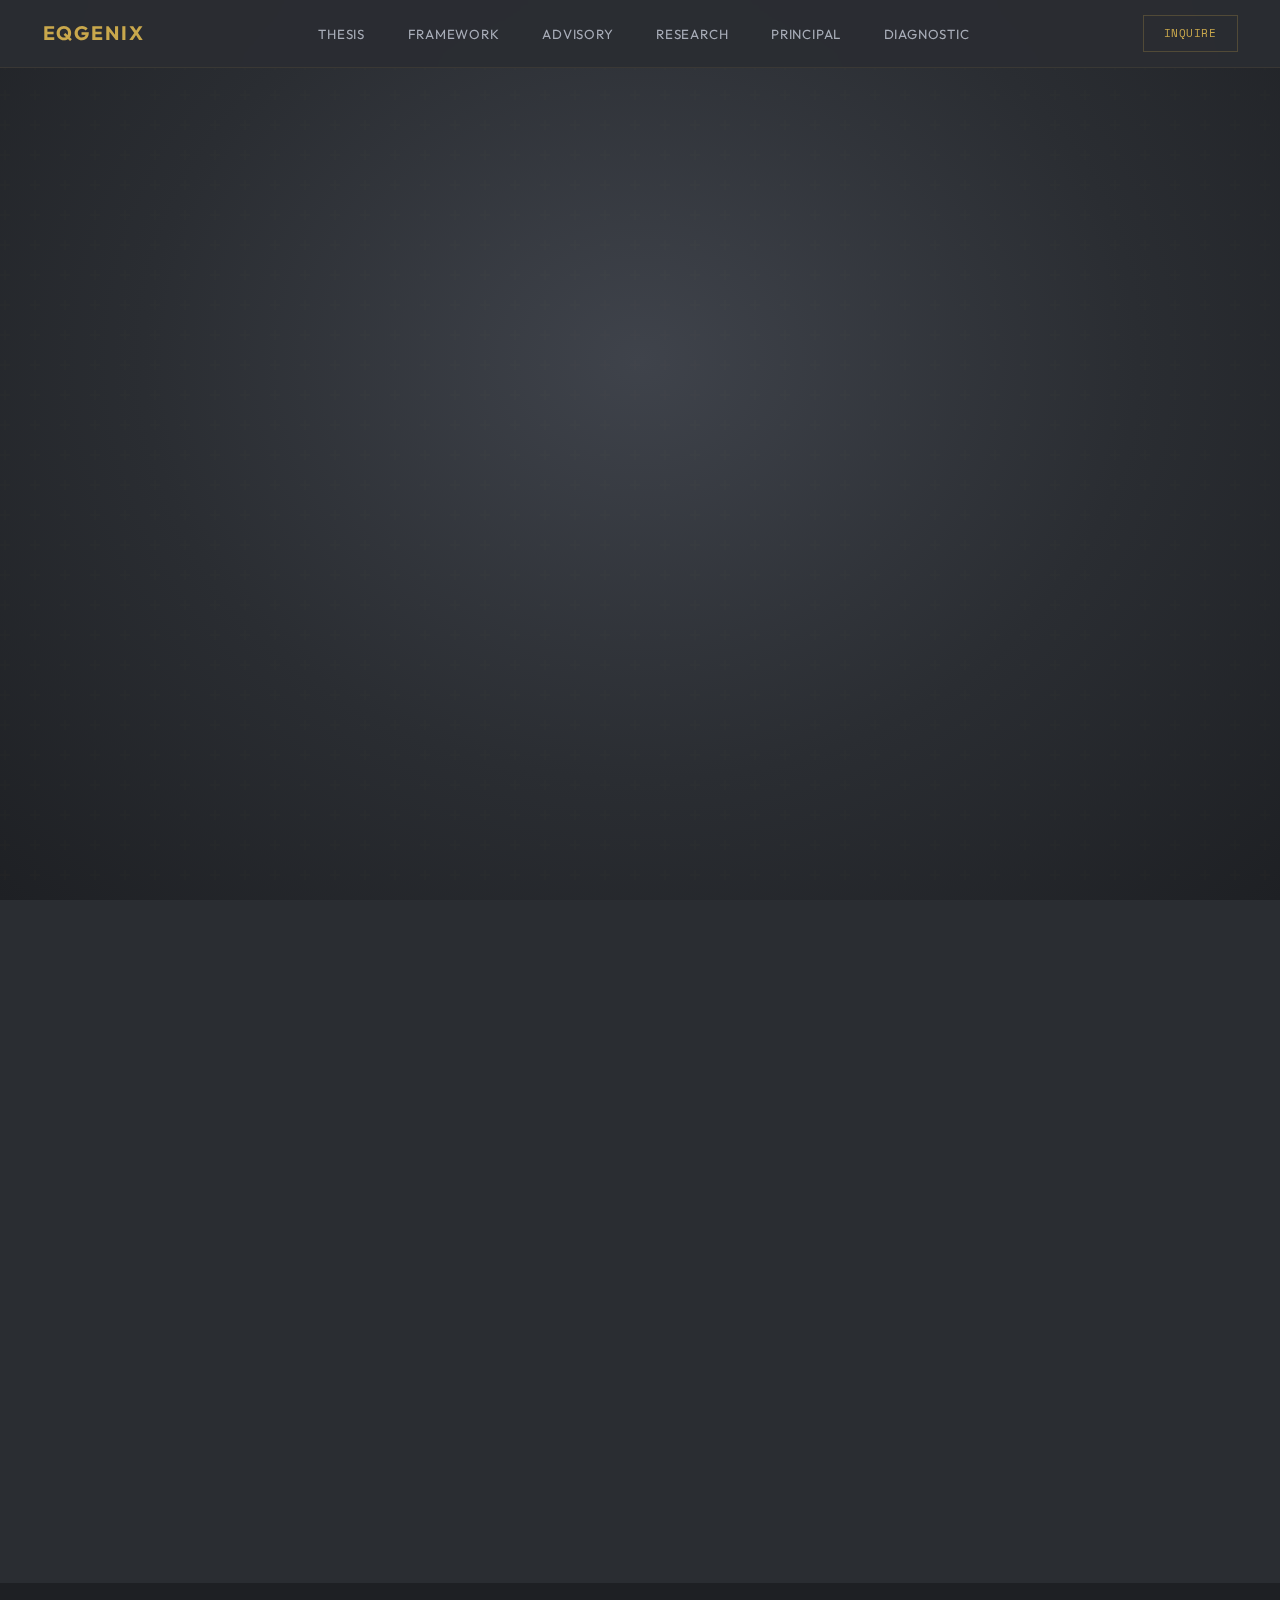
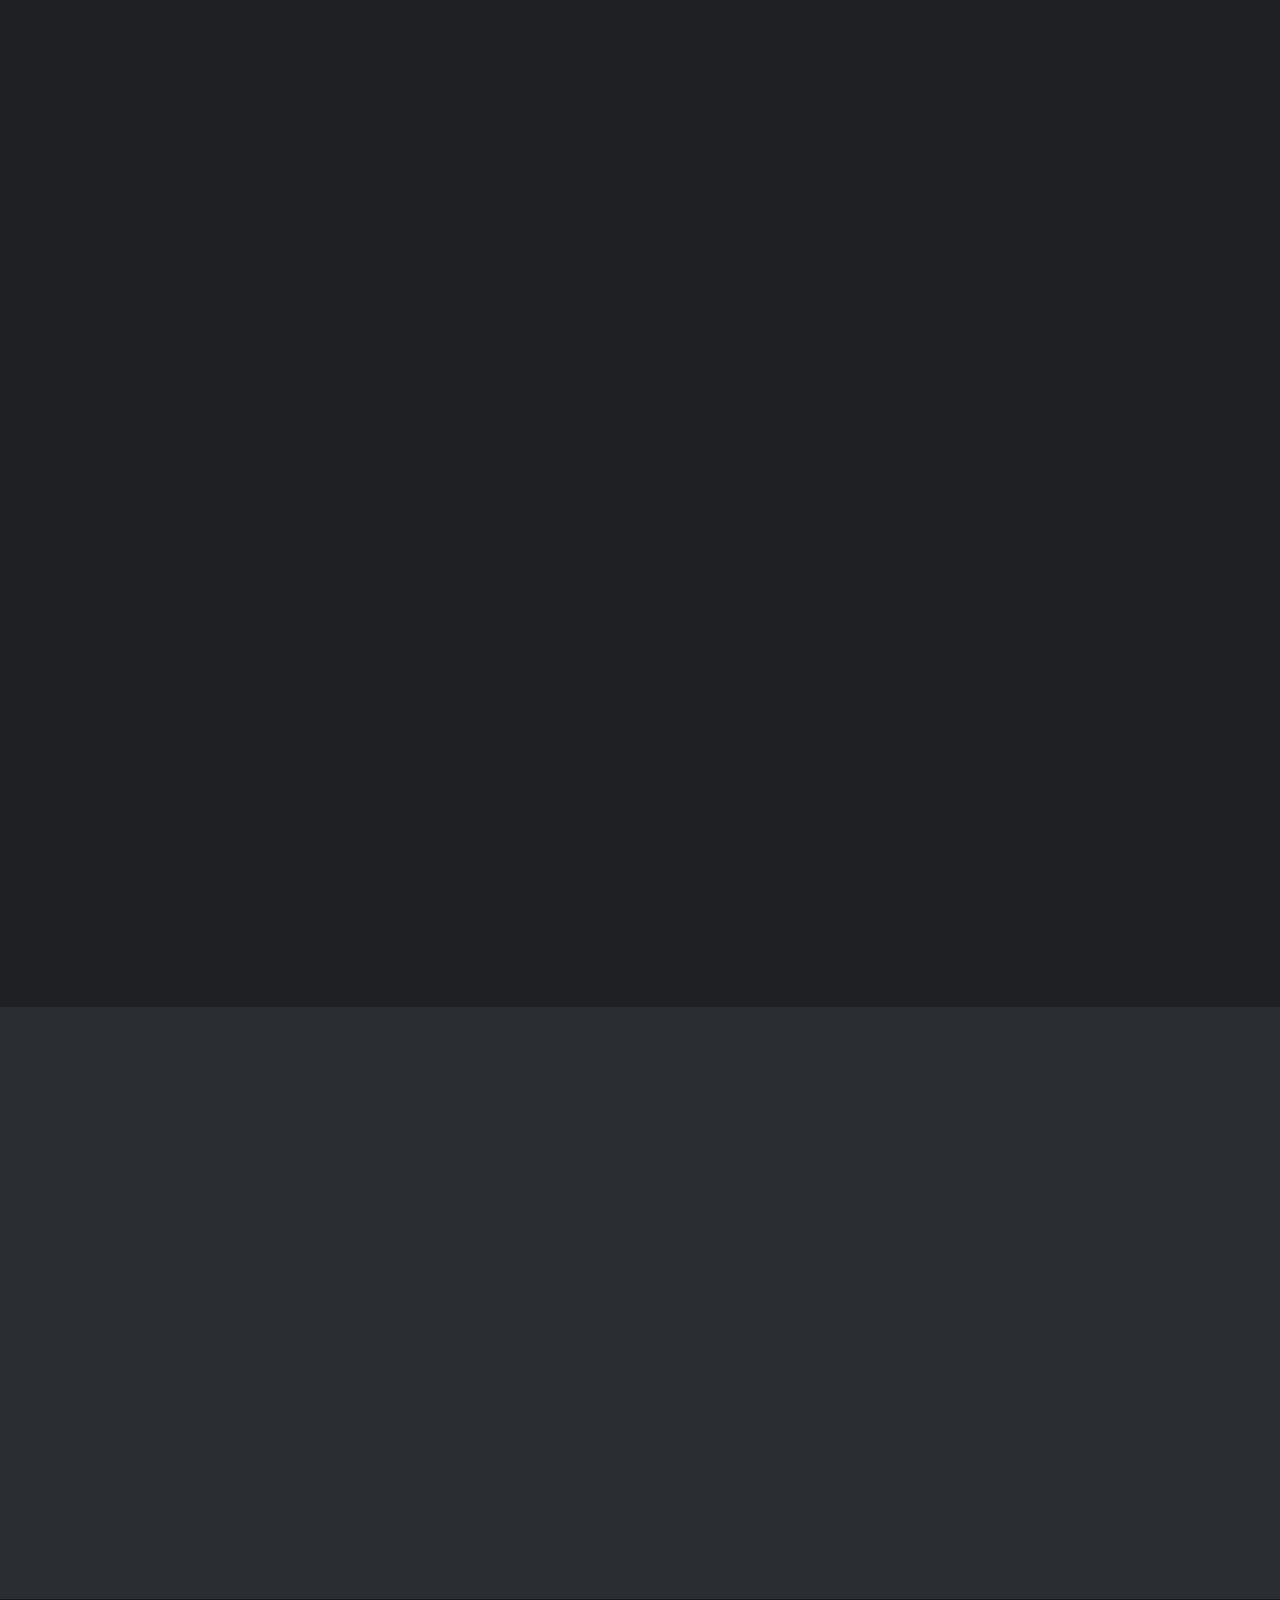
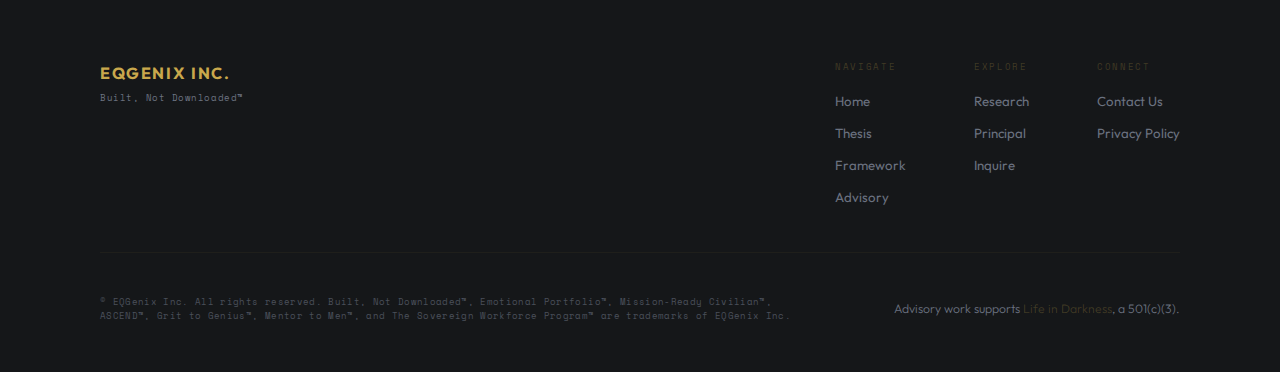
<file: index.html>
<!DOCTYPE html>
<html lang="en">
<head>
  <meta charset="UTF-8">
  <meta name="viewport" content="width=device-width, initial-scale=1.0">
  <title>EQGenix — Emotional &amp; Cognitive Wealth Advisors</title>
  <meta name="description" content="EQGenix develops the human capacities that compound over a lifetime. Emotional and cognitive wealth advisory for individuals, families, and institutions.">
  <link rel="preconnect" href="https://fonts.googleapis.com">
  <link rel="preconnect" href="https://fonts.gstatic.com" crossorigin>
  <link href="https://fonts.googleapis.com/css2?family=Playfair+Display:ital,wght@0,400;0,500;0,600;0,700;1,400;1,500&family=Outfit:wght@200;300;400;500;600;700&family=Space+Mono:wght@400;700&display=swap" rel="stylesheet">
  <style>
/* ═══════════════════════════════════════════════════
   EQGenix — Emotional & Cognitive Wealth Advisors
   Global Stylesheet
   ═══════════════════════════════════════════════════ */

*, *::before, *::after {
  margin: 0;
  padding: 0;
  box-sizing: border-box;
}

:root {
  /* Slate spectrum */
  --slate-deep: #2a2d32;
  --slate: #353840;
  --slate-mid: #3f434b;
  --slate-light: #4a4f59;

  /* Gold spectrum */
  --gold: #c9a84c;
  --gold-light: #ddc175;
  --gold-pale: #e8d59e;
  --gold-dim: rgba(201, 168, 76, 0.25);
  --gold-glow: rgba(201, 168, 76, 0.08);

  /* Silver spectrum */
  --silver: #a8adb8;
  --silver-light: #c5c9d1;
  --silver-bright: #dcdfe5;
  --silver-dim: rgba(168, 173, 184, 0.2);

  /* Stone */
  --stone: #6b7280;
  --stone-light: #8891a0;

  /* Neutrals */
  --white: #f4f3f0;
  --off-white: #eae8e3;
  --cream: #e0ddd6;
  --dark: #1e2024;
  --black: #151719;
  --charcoal: #1a1a1a;

  /* Rules */
  --rule: #b09060;
  --rule-muted: rgba(176, 144, 96, 0.4);

  /* Typography */
  --serif: 'Playfair Display', Georgia, serif;
  --sans: 'Outfit', -apple-system, sans-serif;
  --mono: 'Space Mono', monospace;
}

html {
  font-size: 17px;
  scroll-behavior: smooth;
}

body {
  font-family: var(--sans);
  background: var(--slate-deep);
  color: var(--silver-light);
  line-height: 1.65;
  font-weight: 300;
  -webkit-font-smoothing: antialiased;
  -moz-osx-font-smoothing: grayscale;
  overflow-x: hidden;
}

::selection {
  background: var(--gold);
  color: var(--black);
}


/* ═══════════════════════════════════════════
   NAVIGATION
   ═══════════════════════════════════════════ */

nav {
  position: fixed;
  top: 0;
  left: 0;
  width: 100%;
  z-index: 1000;
  height: 68px;
  display: flex;
  align-items: center;
  justify-content: center;
  background: rgba(42, 45, 50, 0.92);
  backdrop-filter: blur(24px);
  -webkit-backdrop-filter: blur(24px);
  border-bottom: 1px solid rgba(201, 168, 76, 0.1);
  transition: all 0.3s;
}

nav.scrolled {
  background: rgba(42, 45, 50, 0.97);
  box-shadow: 0 4px 30px rgba(0, 0, 0, 0.3);
}

.nav-inner {
  width: 100%;
  max-width: 1280px;
  padding: 0 2.5rem;
  display: flex;
  align-items: center;
  justify-content: space-between;
}

.nav-brand {
  font-family: var(--sans);
  font-size: 1.15rem;
  font-weight: 700;
  letter-spacing: 0.1em;
  color: var(--gold);
  text-transform: uppercase;
  text-decoration: none;
  transition: color 0.3s;
}

.nav-brand:hover {
  color: var(--gold-light);
}

.nav-links {
  display: flex;
  align-items: center;
  gap: 2.5rem;
  list-style: none;
}

.nav-links a {
  font-family: var(--sans);
  font-size: 0.78rem;
  font-weight: 400;
  letter-spacing: 0.06em;
  color: var(--silver);
  text-decoration: none;
  text-transform: uppercase;
  transition: color 0.3s;
  position: relative;
}

.nav-links a::after {
  content: '';
  position: absolute;
  bottom: -4px;
  left: 0;
  width: 0;
  height: 1px;
  background: var(--gold);
  transition: width 0.4s ease;
}

.nav-links a:hover {
  color: var(--gold-light);
}

.nav-links a:hover::after {
  width: 100%;
}

.nav-links a.active {
  color: var(--gold-light);
}

.nav-links a.active::after {
  width: 100%;
}

.nav-inquiry {
  font-family: var(--mono);
  font-size: 0.65rem;
  letter-spacing: 0.05em;
  color: var(--gold);
  text-decoration: none;
  text-transform: uppercase;
  padding: 8px 20px;
  border: 1px solid var(--gold-dim);
  transition: all 0.3s;
}

.nav-inquiry:hover {
  border-color: var(--gold);
  background: var(--gold-glow);
}

.nav-inquiry.active {
  border-color: var(--gold);
  color: var(--gold-light);
}

.mobile-toggle {
  display: none;
  background: none;
  border: none;
  cursor: pointer;
  width: 24px;
  height: 16px;
  position: relative;
}

.mobile-toggle span {
  display: block;
  width: 100%;
  height: 1px;
  background: var(--gold);
  position: absolute;
  left: 0;
  transition: all 0.3s;
}

.mobile-toggle span:nth-child(1) { top: 0; }
.mobile-toggle span:nth-child(2) { top: 50%; }
.mobile-toggle span:nth-child(3) { bottom: 0; }


/* ═══════════════════════════════════════════
   PAGE HERO
   ═══════════════════════════════════════════ */

.page-hero {
  min-height: 45vh;
  display: flex;
  flex-direction: column;
  justify-content: center;
  align-items: center;
  text-align: center;
  padding: 140px 2rem 80px;
  position: relative;
  background: radial-gradient(ellipse at 50% 40%, var(--slate-mid) 0%, var(--slate-deep) 55%, var(--dark) 100%);
}

.page-hero::before {
  content: '';
  position: absolute;
  top: 0;
  left: 0;
  width: 100%;
  height: 100%;
  background: url("data:image/svg+xml,%3Csvg width='60' height='60' viewBox='0 0 60 60' xmlns='http://www.w3.org/2000/svg'%3E%3Cg fill='none' fill-rule='evenodd'%3E%3Cg fill='%23c9a84c' fill-opacity='0.03'%3E%3Cpath d='M36 34v-4h-2v4h-4v2h4v4h2v-4h4v-2h-4zm0-30V0h-2v4h-4v2h4v4h2V6h4V4h-4zM6 34v-4H4v4H0v2h4v4h2v-4h4v-2H6zM6 4V0H4v4H0v2h4v4h2V6h4V4H6z'/%3E%3C/g%3E%3C/g%3E%3C/svg%3E");
  opacity: 0.5;
  pointer-events: none;
}

.page-hero-brand {
  font-family: var(--sans);
  font-size: 1.6rem;
  font-weight: 700;
  letter-spacing: 0.12em;
  text-transform: uppercase;
  color: var(--gold);
  margin-bottom: 1.5rem;
  opacity: 0;
  animation: fadeUp 0.6s 0.02s forwards;
}

.page-hero-rule {
  width: 50px;
  height: 1px;
  background: linear-gradient(90deg, transparent, var(--gold), transparent);
  margin: 0 auto 2rem;
  opacity: 0;
  animation: fadeUp 0.6s 0.05s forwards;
}

.page-hero-label {
  font-family: var(--mono);
  font-size: 0.62rem;
  letter-spacing: 0.25em;
  text-transform: uppercase;
  color: var(--gold);
  margin-bottom: 2rem;
  opacity: 0;
  animation: fadeUp 0.7s 0.1s forwards;
}

.page-hero h1 {
  font-family: var(--serif);
  font-size: clamp(2.2rem, 4.5vw, 3.8rem);
  font-weight: 400;
  line-height: 1.15;
  color: var(--white);
  max-width: 780px;
  margin-bottom: 1.5rem;
  opacity: 0;
  animation: fadeUp 0.8s 0.2s forwards;
}

.page-hero h1 em {
  font-style: italic;
  color: var(--gold-light);
}

.page-hero-sub {
  font-size: 1.05rem;
  font-weight: 300;
  color: var(--silver);
  max-width: 560px;
  line-height: 1.8;
  opacity: 0;
  animation: fadeUp 0.8s 0.35s forwards;
}


/* ═══════════════════════════════════════════
   HOME HERO
   ═══════════════════════════════════════════ */

.home-hero {
  min-height: 100vh;
}

.home-hero .hero-mark {
  font-family: var(--mono);
  font-size: 0.62rem;
  letter-spacing: 0.2em;
  text-transform: uppercase;
  color: rgba(201, 168, 76, 0.7);
  margin-top: 3rem;
  padding: 0;
  border: none;
  opacity: 0;
  animation: fadeUp 0.7s 0.5s forwards;
}

.home-hero .hero-scroll {
  position: absolute;
  bottom: 40px;
  left: 50%;
  transform: translateX(-50%);
  display: flex;
  flex-direction: column;
  align-items: center;
  gap: 8px;
  opacity: 0;
  animation: fadeUp 0.6s 0.8s forwards;
}

.home-hero .hero-scroll .tick {
  width: 1px;
  height: 28px;
  background: linear-gradient(to bottom, var(--gold-dim), transparent);
  animation: scrollPulse 2.5s ease-in-out infinite;
}

.home-hero .hero-scroll span {
  font-family: var(--mono);
  font-size: 0.52rem;
  letter-spacing: 0.15em;
  text-transform: uppercase;
  color: var(--stone);
}


/* ═══════════════════════════════════════════
   SHARED ELEMENTS
   ═══════════════════════════════════════════ */

.section-label {
  font-family: var(--mono);
  font-size: 0.6rem;
  letter-spacing: 0.25em;
  text-transform: uppercase;
  color: var(--gold);
  margin-bottom: 1.5rem;
}

.section-rule {
  width: 40px;
  height: 1px;
  background: var(--gold-dim);
  margin: 0 auto 2rem;
}

.content-section {
  padding: 100px 2rem;
}

.content-section.bg-dark { background: var(--dark); }
.content-section.bg-slate { background: var(--slate); }
.content-section.bg-slate-deep { background: var(--slate-deep); }


/* ═══════════════════════════════════════════
   HOME PREVIEW GRID
   ═══════════════════════════════════════════ */

.home-previews {
  max-width: 1100px;
  margin: 0 auto;
  display: grid;
  grid-template-columns: repeat(3, 1fr);
  gap: 1px;
  background: rgba(201, 168, 76, 0.3);
}

.home-preview {
  padding: 3rem 2.5rem 2.5rem;
  background: var(--dark);
  text-decoration: none;
  display: flex;
  flex-direction: column;
  position: relative;
  overflow: hidden;
  transition: all 0.5s ease;
}

.home-preview::before {
  content: '';
  position: absolute;
  top: 0;
  left: 0;
  width: 100%;
  height: 3px;
  background: linear-gradient(90deg, var(--gold), rgba(201, 168, 76, 0.2));
  transform: scaleX(0);
  transform-origin: left;
  transition: transform 0.5s ease;
}

.home-preview:hover::before {
  transform: scaleX(1);
}

.home-preview::after {
  content: '';
  position: absolute;
  top: 0;
  left: 0;
  width: 100%;
  height: 100%;
  background: linear-gradient(180deg, rgba(201, 168, 76, 0.04) 0%, transparent 40%);
  opacity: 0;
  transition: opacity 0.5s ease;
  pointer-events: none;
}

.home-preview:hover::after {
  opacity: 1;
}

.home-preview:hover {
  background: var(--charcoal);
}

.home-preview .section-label {
  margin-bottom: 0.6rem;
  font-size: 0.5rem;
  transition: color 0.3s;
}

.home-preview:hover .section-label {
  color: var(--gold-light);
}

.home-preview h3 {
  font-family: var(--serif);
  font-size: 1.45rem;
  font-weight: 500;
  color: var(--silver-bright);
  line-height: 1.3;
  margin-bottom: 1.2rem;
  transition: color 0.4s;
}

.home-preview:hover h3 {
  color: var(--white);
}

.home-preview p {
  font-size: 0.88rem;
  color: var(--stone);
  line-height: 1.75;
  flex-grow: 1;
}

.home-preview .arrow {
  font-family: var(--mono);
  font-size: 0.58rem;
  color: var(--gold-dim);
  letter-spacing: 0.1em;
  text-transform: uppercase;
  margin-top: 2rem;
  display: inline-flex;
  align-items: center;
  gap: 8px;
  transition: all 0.4s;
}

.home-preview:hover .arrow {
  color: var(--gold);
  transform: translateX(4px);
}


/* ═══════════════════════════════════════════
   EVIDENCE STRIP
   ═══════════════════════════════════════════ */

.evidence {
  padding: 56px 2rem;
  background: var(--black);
  border-top: 1px solid rgba(201, 168, 76, 0.1);
  border-bottom: 1px solid rgba(201, 168, 76, 0.1);
}

.evidence-inner {
  max-width: 960px;
  margin: 0 auto;
  display: grid;
  grid-template-columns: repeat(4, 1fr);
  text-align: center;
}

.evidence-item {
  padding: 1.5rem 2rem;
}

.evidence-stat {
  font-family: var(--serif);
  font-size: 2.6rem;
  font-weight: 400;
  color: var(--gold);
  line-height: 1;
  margin-bottom: 0.6rem;
}

.evidence-label {
  font-family: var(--mono);
  font-size: 0.55rem;
  letter-spacing: 0.08em;
  text-transform: uppercase;
  color: var(--stone);
  line-height: 1.6;
}


/* ═══════════════════════════════════════════
   THESIS
   ═══════════════════════════════════════════ */

.thesis-inner {
  max-width: 780px;
  margin: 0 auto;
  text-align: center;
}

.thesis-heading {
  font-family: var(--serif);
  font-size: clamp(1.7rem, 3vw, 2.4rem);
  font-weight: 400;
  line-height: 1.3;
  color: var(--white);
  margin-bottom: 3rem;
}

.thesis-rule {
  width: 36px;
  height: 1px;
  background: var(--gold-dim);
  margin: 0 auto 3rem;
}

.thesis-text {
  font-size: 1.02rem;
  line-height: 2;
  color: var(--silver);
  font-weight: 300;
  text-align: left;
  max-width: 640px;
  margin: 0 auto;
}

.thesis-text p + p {
  margin-top: 1.4rem;
}

.thesis-text strong {
  color: var(--gold-light);
  font-weight: 500;
}

.thesis-pullquote {
  font-family: var(--serif);
  font-size: 1.3rem;
  font-weight: 400;
  font-style: italic;
  color: var(--gold-pale);
  line-height: 1.6;
  max-width: 580px;
  margin: 3.5rem auto 0;
  text-align: center;
  position: relative;
  padding: 2rem 0;
}

.thesis-pullquote::before,
.thesis-pullquote::after {
  content: '';
  position: absolute;
  left: 50%;
  transform: translateX(-50%);
  width: 24px;
  height: 1px;
  background: var(--gold-dim);
}

.thesis-pullquote::before { top: 0; }
.thesis-pullquote::after { bottom: 0; }


/* ═══════════════════════════════════════════
   FRAMEWORK — PILLARS
   ═══════════════════════════════════════════ */

.framework-header {
  max-width: 680px;
  margin: 0 auto 5rem;
  text-align: center;
}

.framework-header h2 {
  font-family: var(--serif);
  font-size: clamp(1.8rem, 2.8vw, 2.5rem);
  font-weight: 400;
  line-height: 1.3;
  color: var(--white);
  margin-bottom: 1.5rem;
}

.framework-header p {
  font-size: 1rem;
  color: var(--silver);
  line-height: 1.8;
  max-width: 520px;
  margin: 0 auto;
}

.pillars {
  max-width: 1080px;
  margin: 0 auto;
  display: flex;
  flex-direction: column;
  border-top: 1px solid var(--silver-dim);
}

.pillar {
  display: grid;
  grid-template-columns: 80px 240px 1fr;
  padding: 2.2rem 0;
  border-bottom: 1px solid var(--silver-dim);
  align-items: baseline;
  transition: all 0.4s;
}

.pillar:hover {
  background: var(--gold-glow);
  margin: 0 -2rem;
  padding-left: 2rem;
  padding-right: 2rem;
}

.pillar-num {
  font-family: var(--mono);
  font-size: 0.6rem;
  color: var(--gold-dim);
  letter-spacing: 0.08em;
}

.pillar:hover .pillar-num { color: var(--gold); }

.pillar-name {
  font-family: var(--serif);
  font-size: 1.25rem;
  font-weight: 500;
  color: var(--silver-bright);
  line-height: 1.35;
  transition: color 0.3s;
}

.pillar:hover .pillar-name { color: var(--gold-light); }

.pillar-desc {
  font-size: 0.92rem;
  color: var(--stone-light);
  line-height: 1.75;
  font-weight: 300;
  padding-left: 2rem;
}

.pillar-deep {
  max-width: 780px;
  margin: 4rem auto 0;
}

.pillar-deep-item {
  padding: 3rem 0;
  border-bottom: 1px solid var(--silver-dim);
}

.pillar-deep-item:first-child {
  border-top: 1px solid var(--silver-dim);
}

.pillar-deep-item h3 {
  font-family: var(--serif);
  font-size: 1.4rem;
  font-weight: 500;
  color: var(--gold-light);
  margin-bottom: 0.5rem;
}

.pillar-deep-item .pillar-num {
  display: block;
  margin-bottom: 0.8rem;
}

.pillar-deep-item p {
  font-size: 0.98rem;
  color: var(--silver);
  line-height: 1.9;
  font-weight: 300;
  margin-top: 1rem;
}


/* ═══════════════════════════════════════════
   PROGRAMS / ADVISORY
   ═══════════════════════════════════════════ */

.programs-header {
  max-width: 680px;
  margin: 0 auto 5rem;
  text-align: center;
}

.programs-header h2 {
  font-family: var(--serif);
  font-size: clamp(1.8rem, 2.8vw, 2.5rem);
  font-weight: 400;
  line-height: 1.3;
  color: var(--white);
  margin-bottom: 1.5rem;
}

.programs-header p {
  font-size: 1rem;
  color: var(--silver);
  line-height: 1.8;
  max-width: 540px;
  margin: 0 auto;
}

.program-list {
  max-width: 920px;
  margin: 0 auto;
  display: grid;
  grid-template-columns: 1fr 1fr;
  gap: 1.5rem;
}

.program-item {
  display: flex;
  flex-direction: column;
  padding: 2.5rem;
  border: 1px solid rgba(201, 168, 76, 0.12);
  background: rgba(53, 56, 64, 0.5);
  transition: all 0.4s;
}

.program-item:hover {
  border-color: rgba(201, 168, 76, 0.3);
  background: rgba(201, 168, 76, 0.04);
}

.program-type {
  font-family: var(--mono);
  font-size: 0.56rem;
  letter-spacing: 0.2em;
  text-transform: uppercase;
  color: var(--gold);
  margin-bottom: 0.8rem;
}

.program-name {
  font-family: var(--serif);
  font-size: 1.5rem;
  font-weight: 500;
  color: var(--white);
  line-height: 1.3;
  margin-bottom: 0.3rem;
}

.program-tm {
  font-family: var(--mono);
  font-size: 0.52rem;
  color: var(--stone);
  letter-spacing: 0.06em;
}

.program-meta {
  display: flex;
  gap: 2.5rem;
  margin-top: 1.2rem;
}

.program-meta dt {
  font-family: var(--mono);
  font-size: 0.52rem;
  letter-spacing: 0.1em;
  text-transform: uppercase;
  color: var(--stone);
  margin-bottom: 2px;
}

.program-meta dd {
  font-size: 0.88rem;
  color: var(--silver-bright);
  font-weight: 500;
}

.program-body {
  font-size: 0.95rem;
  color: var(--silver);
  line-height: 1.85;
  font-weight: 300;
  margin-top: 1.5rem;
  padding-top: 1.5rem;
  border-top: 1px solid var(--silver-dim);
}


/* ═══════════════════════════════════════════
   ARTICLES / RESEARCH
   ═══════════════════════════════════════════ */

.articles {
  max-width: 780px;
  margin: 0 auto;
}

.article {
  padding: 2.5rem 0;
  border-bottom: 1px solid var(--silver-dim);
  text-align: center;
  transition: all 0.3s;
}

.article:first-child {
  border-top: 1px solid var(--silver-dim);
}

.article:hover {
  background: var(--gold-glow);
  margin: 0 -2rem;
  padding-left: 2rem;
  padding-right: 2rem;
}

.article-category {
  font-family: var(--mono);
  font-size: 0.52rem;
  letter-spacing: 0.2em;
  text-transform: uppercase;
  color: var(--gold);
  margin-bottom: 0.8rem;
  display: block;
}

.article-title {
  font-family: var(--serif);
  font-size: 1.3rem;
  font-weight: 500;
  color: var(--silver-bright);
  line-height: 1.4;
  margin-bottom: 0.8rem;
  transition: color 0.3s;
}

.article:hover .article-title {
  color: var(--gold-light);
}

.article-excerpt {
  font-size: 0.9rem;
  color: var(--stone-light);
  line-height: 1.75;
  max-width: 600px;
  margin: 0 auto;
}


/* ═══════════════════════════════════════════
   ABOUT / PRINCIPAL
   ═══════════════════════════════════════════ */

.about-header {
  max-width: 680px;
  margin: 0 auto 3rem;
  text-align: center;
}

.about-header h2 {
  font-family: var(--serif);
  font-size: clamp(1.8rem, 2.8vw, 2.5rem);
  font-weight: 400;
  color: var(--white);
  margin-bottom: 0.4rem;
}

.about-header .role {
  font-size: 0.9rem;
  color: var(--gold);
  font-weight: 400;
}

.credentials {
  max-width: 640px;
  margin: 0 auto 3.5rem;
  display: grid;
  grid-template-columns: 1fr 1fr;
  border-top: 1px solid var(--silver-dim);
}

.credential {
  padding: 1.2rem 1rem;
  border-bottom: 1px solid var(--silver-dim);
}

.credential dt {
  font-family: var(--mono);
  font-size: 0.52rem;
  letter-spacing: 0.12em;
  text-transform: uppercase;
  color: var(--gold-dim);
  margin-bottom: 4px;
}

.credential dd {
  font-size: 0.88rem;
  color: var(--silver-light);
  font-weight: 300;
  line-height: 1.5;
}

.about-text {
  max-width: 680px;
  margin: 0 auto;
  text-align: left;
}

.about-text p {
  font-size: 1rem;
  color: var(--silver);
  line-height: 1.95;
  font-weight: 300;
}

.about-text p + p {
  margin-top: 1.4rem;
}


/* ═══════════════════════════════════════════
   CONTACT PAGE
   ═══════════════════════════════════════════ */

.contact-grid {
  max-width: 1080px;
  margin: 0 auto;
  display: grid;
  grid-template-columns: 1fr 1px 1fr;
  gap: 0;
  min-height: 30vh;
}

.contact-grid-line {
  background: rgba(201, 168, 76, 0.2);
}

.contact-block {
  padding: 4rem 3.5rem;
  display: flex;
  flex-direction: column;
  justify-content: center;
}

.contact-block-label {
  font-family: var(--mono);
  font-size: 0.55rem;
  letter-spacing: 0.25em;
  text-transform: uppercase;
  color: var(--gold);
  margin-bottom: 1.5rem;
}

.contact-block-value {
  font-family: var(--serif);
  font-size: clamp(1.4rem, 2.5vw, 2rem);
  font-weight: 400;
  color: var(--silver-bright);
  line-height: 1.3;
  margin-bottom: 0.6rem;
}

.contact-block-value a {
  color: var(--silver-bright);
  text-decoration: none;
  transition: color 0.3s;
}

.contact-block-value a:hover {
  color: var(--gold-light);
}

.contact-block-note {
  font-size: 0.88rem;
  color: var(--stone-light);
  line-height: 1.7;
  margin-top: 0.5rem;
}

.contact-form-section {
  max-width: 640px;
  margin: 0 auto;
}

.contact-form-header {
  text-align: center;
  margin-bottom: 3rem;
}

.contact-form-header h2 {
  font-family: var(--serif);
  font-size: clamp(1.4rem, 2.2vw, 1.8rem);
  font-weight: 400;
  color: var(--white);
  margin-bottom: 1rem;
}

.contact-form-header p {
  font-size: 0.95rem;
  color: var(--stone-light);
  line-height: 1.75;
}

.contact-form {
  display: grid;
  grid-template-columns: 1fr 1fr;
  gap: 1.5rem 2rem;
}

.contact-form .full-width {
  grid-column: 1 / -1;
}

.contact-form label {
  display: block;
  font-family: var(--mono);
  font-size: 0.55rem;
  letter-spacing: 0.14em;
  text-transform: uppercase;
  color: var(--gold);
  margin-bottom: 6px;
}

.contact-form input,
.contact-form textarea,
.contact-form select {
  width: 100%;
  padding: 12px 0;
  font-family: var(--sans);
  font-size: 0.95rem;
  font-weight: 300;
  color: var(--silver-bright);
  background: transparent;
  border: none;
  border-bottom: 1px solid var(--silver-bright);
  outline: none;
  transition: border-color 0.3s;
  border-radius: 0;
  -webkit-appearance: none;
}

.contact-form input:focus,
.contact-form textarea:focus,
.contact-form select:focus {
  border-bottom-color: var(--gold-light);
}

.contact-form textarea {
  resize: vertical;
  min-height: 100px;
}

.contact-form select option {
  background: var(--slate);
  color: var(--silver-bright);
}

.contact-form-submit {
  font-family: var(--mono);
  font-size: 0.65rem;
  letter-spacing: 0.12em;
  text-transform: uppercase;
  color: var(--gold);
  background: transparent;
  border: 1px solid var(--gold-dim);
  padding: 14px 40px;
  cursor: pointer;
  transition: all 0.4s;
  margin-top: 1rem;
}

.contact-form-submit:hover {
  border-color: var(--gold);
  background: rgba(201, 168, 76, 0.08);
  color: var(--gold-light);
}

.contact-cta-strip {
  max-width: 640px;
  margin: 3rem auto 0;
  text-align: center;
  padding-top: 3rem;
  border-top: 1px solid var(--silver-dim);
}

.contact-cta-strip p {
  font-size: 0.85rem;
  color: var(--stone);
  line-height: 1.7;
}

.contact-cta-strip a {
  color: var(--gold);
  text-decoration: none;
  border-bottom: 1px solid var(--gold-dim);
  transition: border-color 0.3s;
}

.contact-cta-strip a:hover {
  border-color: var(--gold);
}


/* ═══════════════════════════════════════════
   FOOTER
   ═══════════════════════════════════════════ */

footer {
  padding: 60px 2rem 48px;
  background: var(--black);
  color: var(--stone);
}

.footer-inner {
  max-width: 1080px;
  margin: 0 auto;
}

.footer-top {
  display: flex;
  justify-content: space-between;
  align-items: flex-start;
  margin-bottom: 2.5rem;
  padding-bottom: 2.5rem;
  border-bottom: 1px solid rgba(201, 168, 76, 0.06);
}

.footer-brand {
  font-family: var(--sans);
  font-size: 0.95rem;
  font-weight: 700;
  letter-spacing: 0.1em;
  text-transform: uppercase;
  color: var(--gold);
  text-decoration: none;
}

.footer-tagline {
  font-family: var(--mono);
  font-size: 0.52rem;
  color: var(--stone);
  letter-spacing: 0.06em;
  margin-top: 4px;
}

.footer-columns {
  display: flex;
  gap: 4rem;
}

.footer-col {
  display: flex;
  flex-direction: column;
  gap: 0.6rem;
}

.footer-col-title {
  font-family: var(--mono);
  font-size: 0.55rem;
  letter-spacing: 0.18em;
  text-transform: uppercase;
  color: var(--gold-dim);
  margin-bottom: 0.4rem;
}

.footer-col a {
  font-size: 0.78rem;
  font-weight: 400;
  color: var(--stone);
  text-decoration: none;
  transition: color 0.3s;
}

.footer-col a:hover {
  color: var(--gold);
}

.footer-bottom {
  display: flex;
  justify-content: space-between;
  align-items: center;
  flex-wrap: wrap;
  gap: 1rem;
}

.footer-legal {
  font-family: var(--mono);
  font-size: 0.5rem;
  color: var(--slate-light);
  letter-spacing: 0.04em;
  max-width: 700px;
  line-height: 1.7;
}

.footer-nonprofit {
  font-size: 0.72rem;
  color: var(--stone);
}

.footer-nonprofit a {
  color: var(--gold-dim);
  text-decoration: none;
  transition: color 0.3s;
}

.footer-nonprofit a:hover {
  color: var(--gold);
}


/* ═══════════════════════════════════════════
   ANIMATIONS
   ═══════════════════════════════════════════ */

@keyframes fadeUp {
  from { opacity: 0; transform: translateY(20px); }
  to { opacity: 1; transform: translateY(0); }
}

@keyframes scrollPulse {
  0%, 100% { opacity: 0.3; }
  50% { opacity: 0.8; }
}

.reveal {
  opacity: 0;
  transform: translateY(24px);
  transition: opacity 0.7s ease, transform 0.7s ease;
}

.reveal.visible {
  opacity: 1;
  transform: translateY(0);
}


/* ═══════════════════════════════════════════
   RESPONSIVE
   ═══════════════════════════════════════════ */

@media (max-width: 900px) {
  html { font-size: 16px; }
  .pillar { grid-template-columns: 60px 1fr; }
  .pillar-desc { grid-column: 2; padding-left: 0; margin-top: 0.3rem; }
  .pillar:hover { margin: 0; padding-left: 0; padding-right: 0; }
  .program-list { grid-template-columns: 1fr; }
  .evidence-inner { grid-template-columns: repeat(2, 1fr); }
  .contact-inner { grid-template-columns: 1fr; gap: 3rem; }
  .credentials { grid-template-columns: 1fr; }
  .home-previews { grid-template-columns: 1fr; }
  .contact-grid { grid-template-columns: 1fr; }
  .contact-grid-line { height: 1px; width: 80%; margin: 0 auto; }
  .contact-block { padding: 2.5rem 2rem; }
  .contact-form { grid-template-columns: 1fr; }
}

@media (max-width: 680px) {
  .nav-links, .nav-inquiry { display: none; }
  .mobile-toggle { display: block; }

  .nav-links.open {
    display: flex;
    flex-direction: column;
    position: absolute;
    top: 68px;
    left: 0;
    width: 100%;
    background: var(--slate-deep);
    padding: 1.5rem 2.5rem 2rem;
    gap: 1.2rem;
    border-bottom: 1px solid rgba(201, 168, 76, 0.1);
  }

  .page-hero h1 { font-size: 2rem; }
  .pillar { grid-template-columns: 1fr; }
  .pillar-num { margin-bottom: 0.3rem; }
  .pillar-desc { grid-column: 1; padding-left: 0; }
  .article:hover, .pillar:hover { margin: 0; padding-left: 0; padding-right: 0; }
  .evidence-inner { grid-template-columns: 1fr 1fr; }
  .footer-top { flex-direction: column; gap: 2rem; }
  .footer-columns { flex-direction: column; gap: 1.5rem; }
  .footer-bottom { flex-direction: column; align-items: flex-start; }
}


.hero-book-btn:hover {
  background: var(--gold-light) !important;
  border-color: var(--gold-light) !important;
  transform: translateY(-1px);
  box-shadow: 0 8px 30px rgba(201,168,76,.25);
}
</style>
</head>
<body>

  <!-- Netlify form detection (hidden) -->
  <form name="eqgenix-inquiry" netlify netlify-honeypot="bot-field" hidden>
    <input name="form-name" type="hidden" value="eqgenix-inquiry">
    <input name="bot-field">
    <input name="fname">
    <input name="lname">
    <input name="email">
    <input name="phone">
    <input name="org">
    <select name="interest"><option value=""></option></select>
    <textarea name="message"></textarea>
  </form>

  <nav id="mainNav">
    <div class="nav-inner">
      <a href="index.html" class="nav-brand">EQGenix</a>
      <ul class="nav-links" id="navLinks">
        <li><a href="thesis.html">Thesis</a></li>
        <li><a href="framework.html">Framework</a></li>
        <li><a href="advisory.html">Advisory</a></li>
        <li><a href="research.html">Research</a></li>
        <li><a href="principal.html">Principal</a></li>
        <li><a href="assessment.html">Diagnostic</a></li>
      </ul>
      <a href="contact.html" class="nav-inquiry">Inquire</a>
      <button class="mobile-toggle" id="mobileToggle" aria-label="Menu">
        <span></span><span></span><span></span>
      </button>
    </div>
  </nav>

  <section class="page-hero home-hero">
    <p class="page-hero-brand">EQGenix</p>
    <div class="page-hero-rule"></div>
    <p class="page-hero-label">Emotional &amp; Cognitive Wealth Advisors</p>
    <h1>The assets that <em>appreciate</em> cannot be downloaded.</h1>
    <p class="page-hero-sub">EQGenix develops the human capacities that compound over a lifetime — cognitive sovereignty, emotional regulation, resilience architecture, relational intelligence, and effort tolerance. We advise individuals, families, and institutions on building the portfolio that matters most.</p>
    <div class="hero-ctas" style="display:flex;flex-direction:column;align-items:center;gap:1rem;margin-top:2.5rem;opacity:0;animation:fadeUp .7s .55s forwards">
      <a href="https://calendly.com/yhall-eqgenix/eqgenix-consultation-with-yvonne-hall" target="_blank" rel="noopener noreferrer" class="hero-book-btn" style="font-family:var(--mono);font-size:.68rem;letter-spacing:.14em;text-transform:uppercase;color:var(--black);background:var(--gold);border:1px solid var(--gold);padding:15px 44px;text-decoration:none;transition:all .4s;display:inline-block">Book a Consultation</a>
    </div>
    <span class="hero-mark" style="margin-top:2rem">Built, Not Downloaded™</span>
    <div class="hero-scroll"><div class="tick"></div><span>Scroll</span></div>
  </section>

  <section class="evidence reveal">
    <div class="evidence-inner">
      <div class="evidence-item"><div class="evidence-stat">5</div><p class="evidence-label">Core pillars in the Emotional Portfolio™</p></div>
      <div class="evidence-item"><div class="evidence-stat">6</div><p class="evidence-label">Advisory practices spanning K–12 through enterprise</p></div>
      <div class="evidence-item"><div class="evidence-stat">40+</div><p class="evidence-label">Years of combined field practice and curriculum development</p></div>
      <div class="evidence-item"><div class="evidence-stat">∞</div><p class="evidence-label">Compounding return on cognitive and emotional capital</p></div>
    </div>
  </section>

  <!-- BBB Trust + Assessment Promo Row -->
  <section style="padding:48px 2rem;background:var(--black);border-top:1px solid rgba(201,168,76,.08);border-bottom:1px solid rgba(201,168,76,.08)" class="reveal">
    <div style="max-width:1080px;margin:0 auto;display:grid;grid-template-columns:1fr 1px 1fr;gap:0;align-items:center">
      <!-- BBB Trust Badge -->
      <div style="padding:2rem 3rem;display:flex;flex-direction:column;align-items:flex-start;gap:1rem">
        <p style="font-family:var(--mono);font-size:.55rem;letter-spacing:.2em;text-transform:uppercase;color:var(--gold)">Accredited Member</p>
        <a href="https://www.bbb.org" target="_blank" rel="noopener noreferrer" title="EQGenix Inc. — Better Business Bureau" style="display:inline-flex;align-items:center;gap:1rem;text-decoration:none;padding:14px 20px;border:1px solid rgba(201,168,76,.2);background:rgba(201,168,76,.03);transition:all .3s" onmouseover="this.style.borderColor='rgba(201,168,76,.5)'" onmouseout="this.style.borderColor='rgba(201,168,76,.2)'">
          <svg width="32" height="32" viewBox="0 0 40 40" fill="none" xmlns="http://www.w3.org/2000/svg" aria-label="BBB Accredited Business">
            <path d="M20 2L24.5 14H38L27.2 21.8L31.8 34L20 26.2L8.2 34L12.8 21.8L2 14H15.5L20 2Z" fill="none" stroke="#c9a84c" stroke-width="1.5" stroke-linejoin="round"/>
            <text x="20" y="24" text-anchor="middle" font-family="serif" font-size="11" font-weight="700" fill="#c9a84c">BBB</text>
          </svg>
          <div>
            <p style="font-family:var(--sans);font-size:.85rem;font-weight:600;color:var(--gold-light);line-height:1.2">Better Business Bureau</p>
            <p style="font-family:var(--mono);font-size:.52rem;color:var(--stone);letter-spacing:.06em;margin-top:3px">Accredited Business</p>
          </div>
        </a>
        <p style="font-size:.78rem;color:var(--stone);line-height:1.7;max-width:280px">EQGenix Inc. is committed to upholding the highest standards of trust, transparency, and professional ethics.</p>
      </div>
      <!-- Divider -->
      <div style="background:rgba(201,168,76,.15);width:1px;height:120px;align-self:center"></div>
      <!-- Assessment Promo -->
      <div id="assessment-promo" style="padding:2rem 3rem;display:flex;flex-direction:column;align-items:flex-start;gap:1rem">
        <p style="font-family:var(--mono);font-size:.55rem;letter-spacing:.2em;text-transform:uppercase;color:var(--gold)">Free Assessment</p>
        <h3 style="font-family:var(--serif);font-size:1.5rem;font-weight:400;color:var(--white);line-height:1.3">Emotional Wealth<br><em style="color:var(--gold-light)">Diagnostic</em></h3>
        <p style="font-size:.88rem;color:var(--stone-light);line-height:1.75;max-width:300px">Discover your current emotional wealth position. 10 questions. Immediate results with a personalized category.</p>
        <a href="assessment.html" style="font-family:var(--mono);font-size:.62rem;letter-spacing:.12em;text-transform:uppercase;color:var(--gold);text-decoration:none;padding:11px 28px;border:1px solid var(--gold-dim);display:inline-block;transition:all .4s" onmouseover="this.style.borderColor='var(--gold)';this.style.background='rgba(201,168,76,.06)'" onmouseout="this.style.borderColor='rgba(201,168,76,.25)';this.style.background='transparent'">Take the Assessment →</a>
      </div>
    </div>
  </section>

  <section class="content-section bg-dark">
    <div style="max-width:680px;margin:0 auto 4rem;text-align:center" class="reveal">
      <p class="section-label">Explore</p>
      <div class="section-rule"></div>
      <h2 style="font-family:var(--serif);font-size:clamp(1.8rem,2.8vw,2.5rem);font-weight:400;line-height:1.3;color:var(--white)">The architecture of human capacity.</h2>
    </div>
    <div class="home-previews reveal">
      <a href="thesis.html" class="home-preview">
        <p class="section-label">01</p>
        <h3>Our Thesis</h3>
        <p>In an era of artificial intelligence, the scarcest resource is the capacity to remain fully human.</p>
        <span class="arrow">Read More →</span>
      </a>
      <a href="framework.html" class="home-preview">
        <p class="section-label">02</p>
        <h3>The Emotional Portfolio™</h3>
        <p>Five pillars of human capacity, each developed through structured methodology.</p>
        <span class="arrow">Explore Framework →</span>
      </a>
      <a href="advisory.html" class="home-preview">
        <p class="section-label">03</p>
        <h3>Advisory Practices</h3>
        <p>Structured engagement across every demographic — veterans, enterprise, families, K–12.</p>
        <span class="arrow">View Practices →</span>
      </a>
      <a href="research.html" class="home-preview">
        <p class="section-label">04</p>
        <h3>Research &amp; Perspective</h3>
        <p>Applied intelligence at the intersection of neuroscience and human capital.</p>
        <span class="arrow">Read Research →</span>
      </a>
      <a href="principal.html" class="home-preview">
        <p class="section-label">05</p>
        <h3>Principal</h3>
        <p>Decades of field practice in curriculum development, nonprofit leadership, and human formation.</p>
        <span class="arrow">Meet the Founder →</span>
      </a>
      <a href="contact.html" class="home-preview">
        <p class="section-label">06</p>
        <h3>Begin a Conversation</h3>
        <p>Every engagement starts with understanding. We welcome your inquiry.</p>
        <span class="arrow">Inquire →</span>
      </a>
    </div>
  </section>

  <!-- Consultation CTA Section -->
  <section id="assessment" style="padding:100px 2rem;background:var(--slate-deep);position:relative;overflow:hidden" class="reveal">
    <div style="position:absolute;top:0;left:0;width:100%;height:100%;background:radial-gradient(ellipse at 60% 50%,rgba(201,168,76,.06) 0%,transparent 65%);pointer-events:none"></div>
    <div style="max-width:680px;margin:0 auto;text-align:center;position:relative">
      <p style="font-family:var(--mono);font-size:.6rem;letter-spacing:.25em;text-transform:uppercase;color:var(--gold);margin-bottom:1.5rem">Begin Your Journey</p>
      <div style="width:36px;height:1px;background:var(--gold-dim);margin:0 auto 2rem"></div>
      <h2 style="font-family:var(--serif);font-size:clamp(1.8rem,3vw,2.6rem);font-weight:400;line-height:1.3;color:var(--white);margin-bottom:1.5rem">Start Your <em style="font-style:italic;color:var(--gold-light)">Emotional Wealth</em> Journey</h2>
      <p style="font-size:1rem;color:var(--silver);line-height:1.85;font-weight:300;max-width:520px;margin:0 auto 3rem">Schedule a consultation to discuss your emotional resilience, decision clarity, and leadership development. Every engagement begins with understanding your unique portfolio.</p>
      <div style="display:flex;flex-direction:column;align-items:center;gap:1.2rem">
        <a href="https://calendly.com/yhall-eqgenix/eqgenix-consultation-with-yvonne-hall" target="_blank" rel="noopener noreferrer" style="font-family:var(--mono);font-size:.68rem;letter-spacing:.14em;text-transform:uppercase;color:var(--black);background:var(--gold);padding:16px 52px;text-decoration:none;display:inline-block;transition:all .4s;border:1px solid var(--gold)" onmouseover="this.style.background='var(--gold-light)';this.style.transform='translateY(-2px)';this.style.boxShadow='0 10px 40px rgba(201,168,76,.3)'" onmouseout="this.style.background='var(--gold)';this.style.transform='translateY(0)';this.style.boxShadow='none'">Book Your Consultation</a>
        <a href="assessment.html" style="font-family:var(--mono);font-size:.6rem;letter-spacing:.1em;text-transform:uppercase;color:var(--stone);text-decoration:none;border-bottom:1px solid var(--silver-dim);padding-bottom:2px;transition:color .3s" onmouseover="this.style.color='var(--gold)'" onmouseout="this.style.color='var(--stone)'">Or take the Emotional Wealth Diagnostic first</a>
      </div>
    </div>
  </section>

  <footer>
    <div class="footer-inner">
      <div class="footer-top">
        <div>
          <a href="index.html" class="footer-brand">EQGenix Inc.</a>
          <p class="footer-tagline">Built, Not Downloaded™</p>
        </div>
        <div class="footer-columns">
          <div class="footer-col"><p class="footer-col-title">Navigate</p><a href="index.html">Home</a><a href="thesis.html">Thesis</a><a href="framework.html">Framework</a><a href="advisory.html">Advisory</a></div>
          <div class="footer-col"><p class="footer-col-title">Explore</p><a href="research.html">Research</a><a href="principal.html">Principal</a><a href="contact.html">Inquire</a></div>
          <div class="footer-col"><p class="footer-col-title">Connect</p><a href="contact.html">Contact Us</a><a href="privacy.html">Privacy Policy</a></div>
        </div>
      </div>
      <div class="footer-bottom">
        <span class="footer-legal">© EQGenix Inc. All rights reserved. Built, Not Downloaded™, Emotional Portfolio™, Mission-Ready Civilian™, ASCEND™, Grit to Genius™, Mentor to Men™, and The Sovereign Workforce Program™ are trademarks of EQGenix Inc.</span>
        <span class="footer-nonprofit">Advisory work supports <a href="https://www.lifeindarkness.org">Life in Darkness</a>, a 501(c)(3).</span>
      </div>
    </div>
  </footer>

  <script>
/**
 * EQGenix — Main JavaScript
 * Scroll effects, mobile navigation, reveal animations
 */

document.addEventListener('DOMContentLoaded', () => {

  // Nav scroll effect
  const nav = document.getElementById('mainNav');
  if (nav) {
    window.addEventListener('scroll', () => {
      nav.classList.toggle('scrolled', window.scrollY > 40);
    });
  }

  // Mobile menu
  const toggle = document.getElementById('mobileToggle');
  const links = document.getElementById('navLinks');
  if (toggle && links) {
    toggle.addEventListener('click', () => links.classList.toggle('open'));
    links.querySelectorAll('a').forEach(link => {
      link.addEventListener('click', () => links.classList.remove('open'));
    });
  }

  // Scroll reveal
  const reveals = document.querySelectorAll('.reveal');
  if (reveals.length) {
    const observer = new IntersectionObserver(
      (entries) => {
        entries.forEach(entry => {
          if (entry.isIntersecting) {
            entry.target.classList.add('visible');
          }
        });
      },
      { threshold: 0.1, rootMargin: '0px 0px -60px 0px' }
    );
    reveals.forEach(el => observer.observe(el));
  }

});

</script>
</body>
</html>
</file>
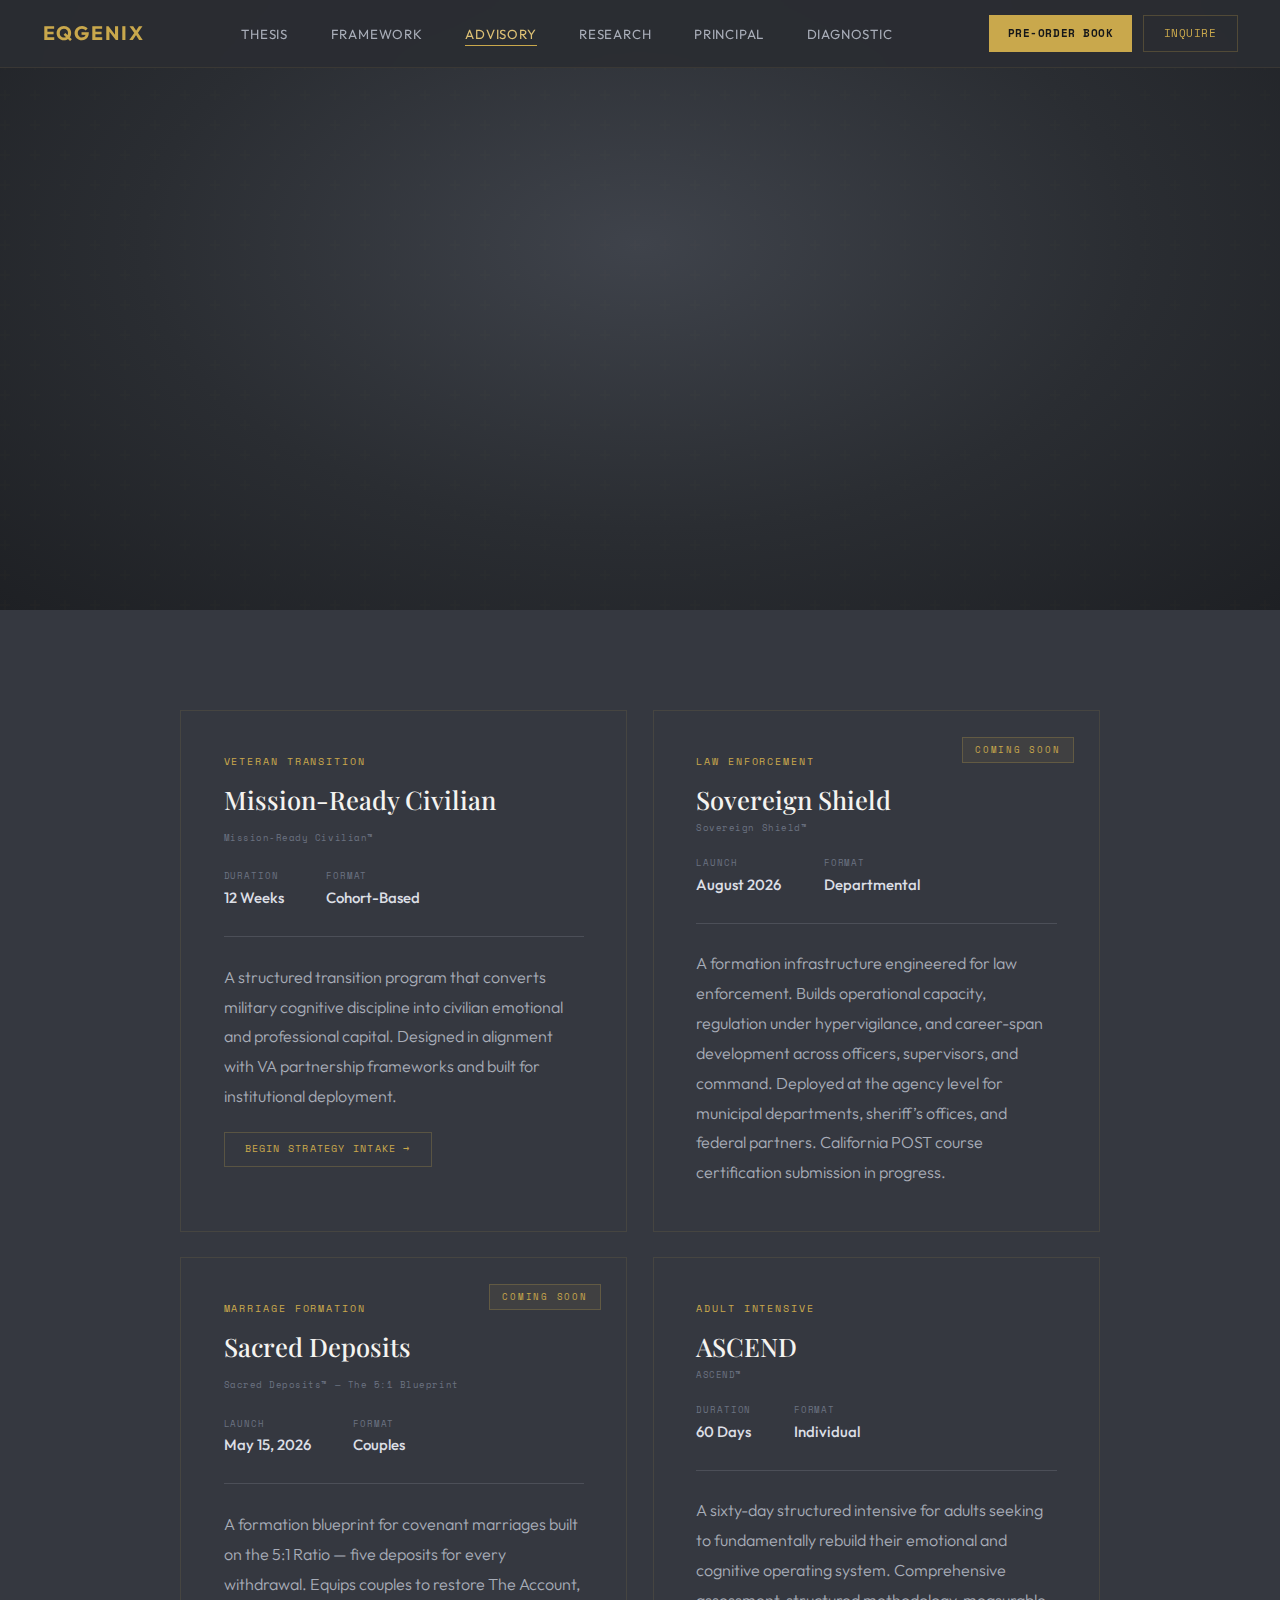
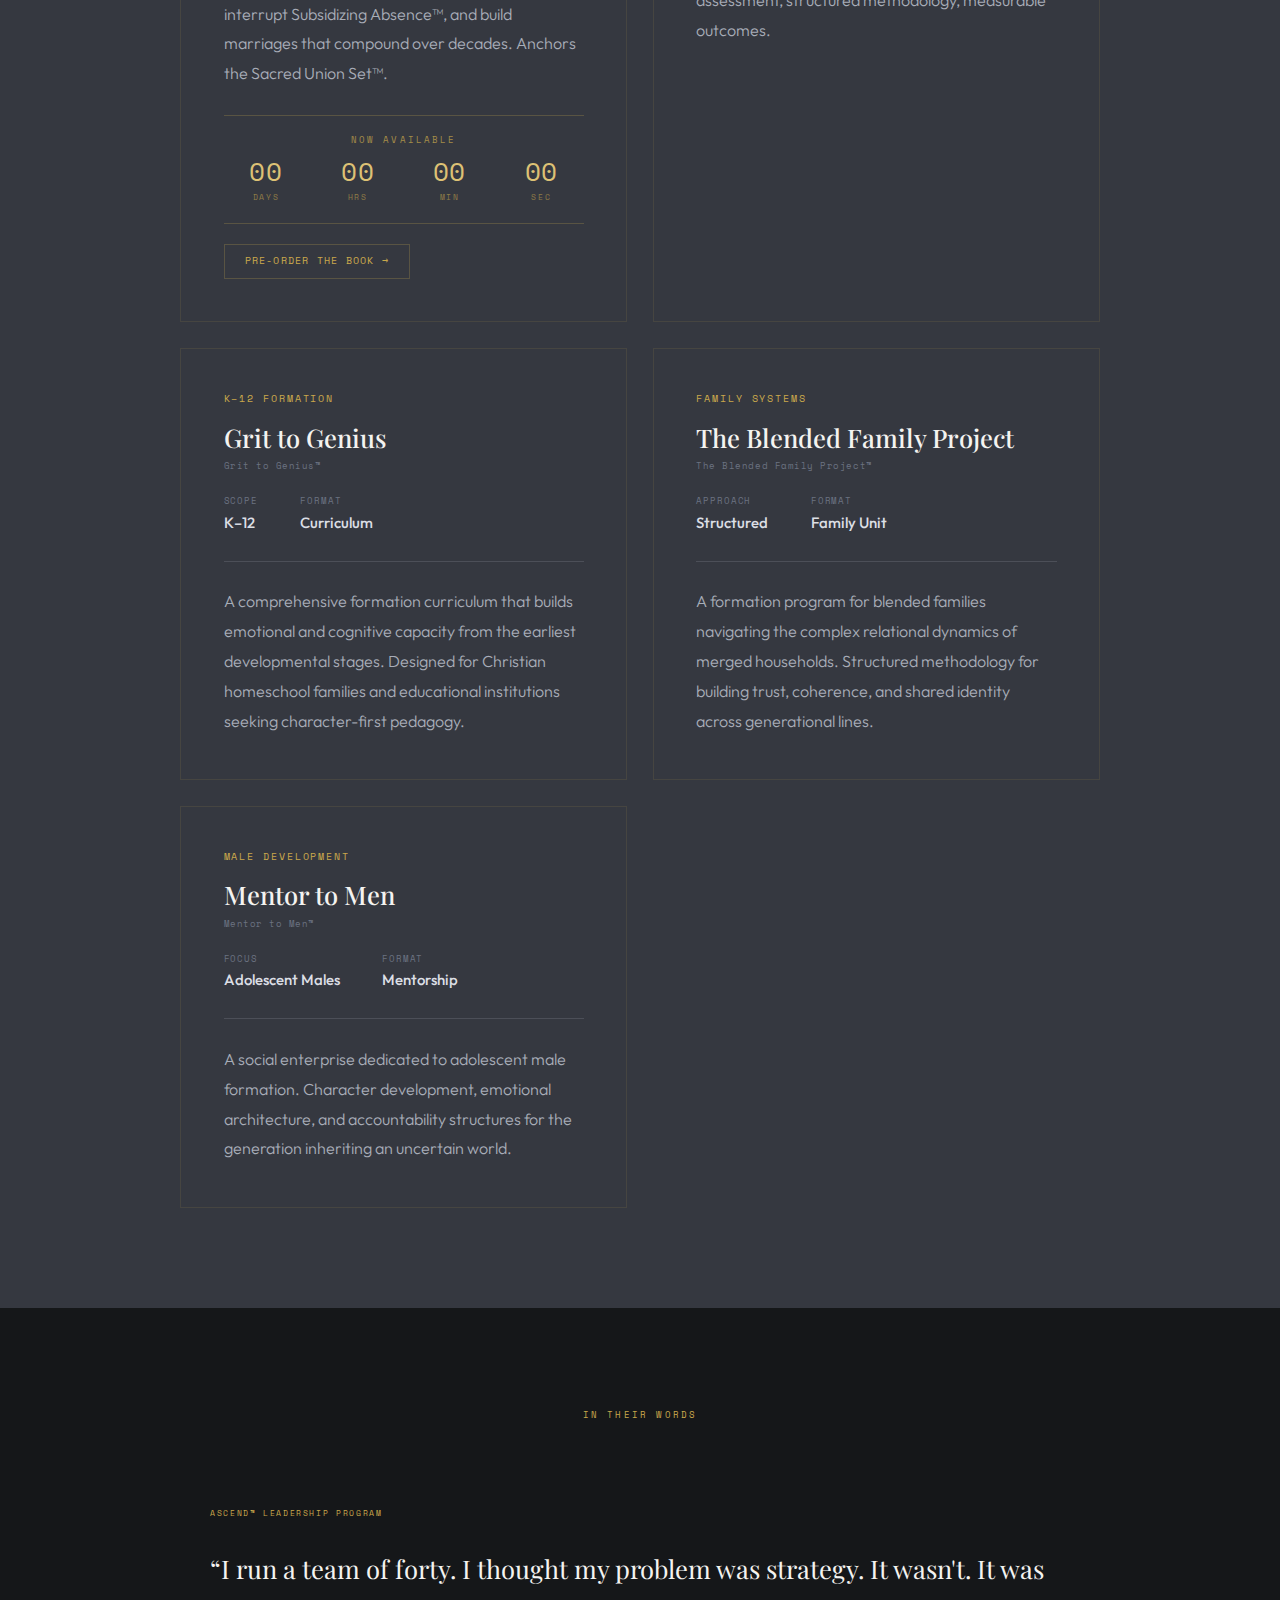
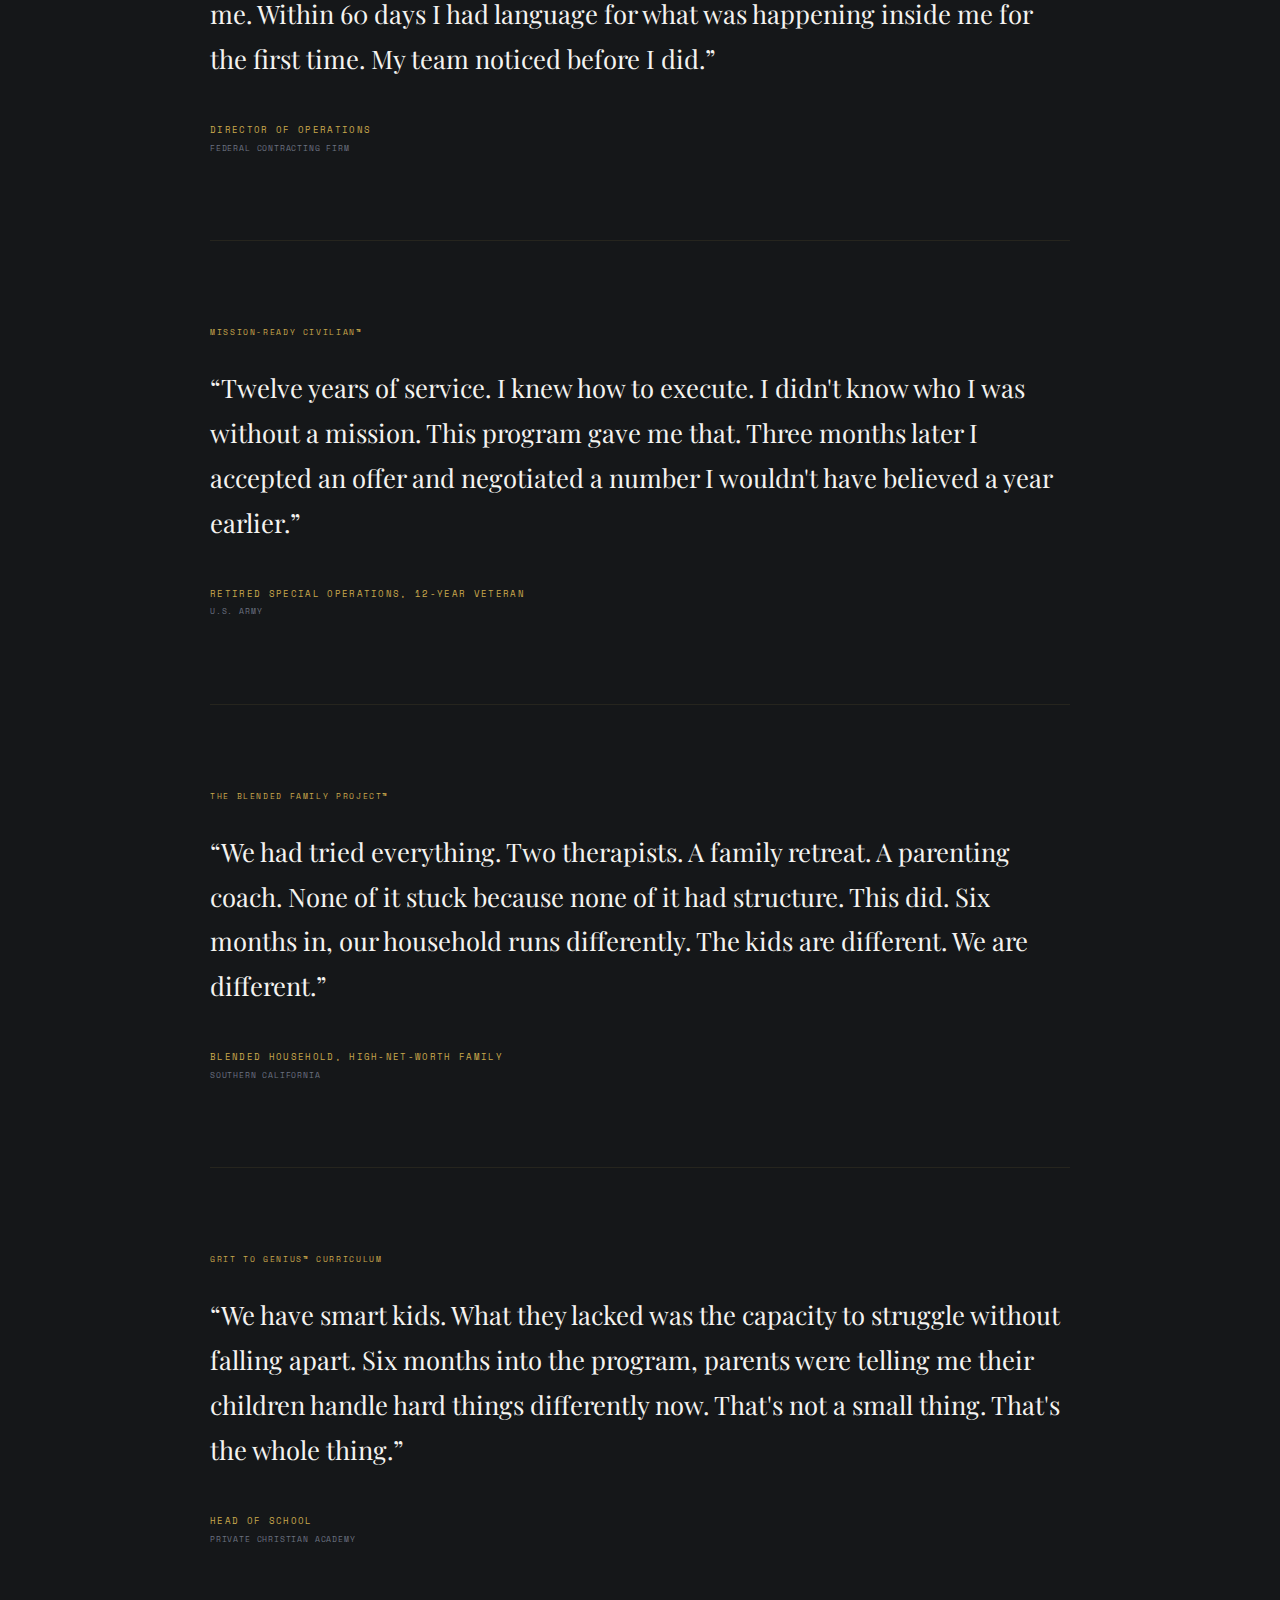
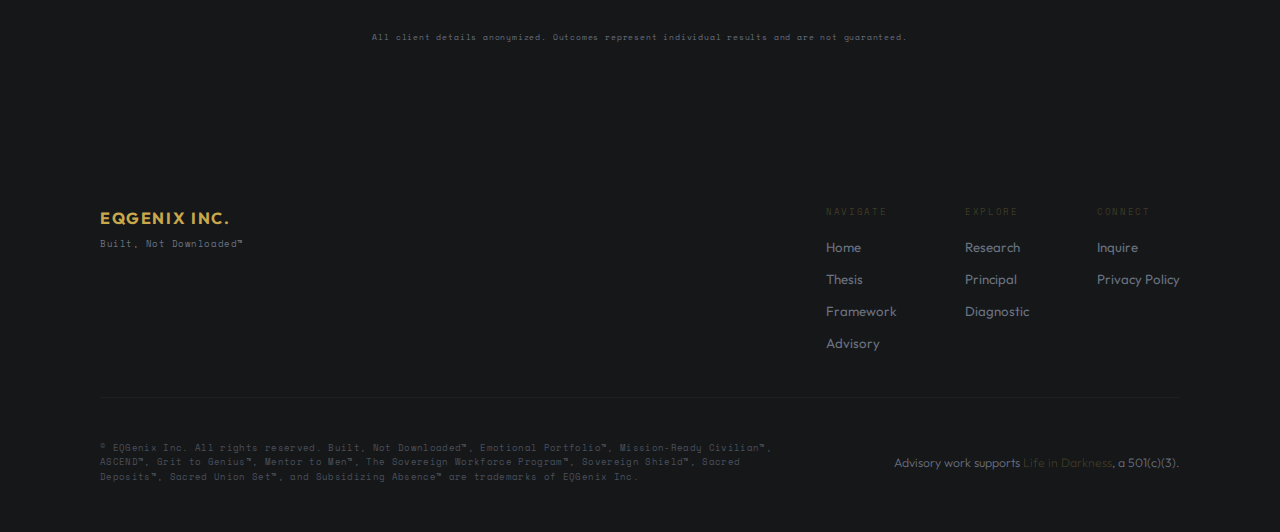
<file: advisory.html>
<!DOCTYPE html>
<html lang="en">
<head>
  <meta charset="UTF-8">
  <meta name="viewport" content="width=device-width, initial-scale=1.0">
  <title>Advisory Practices — EQGenix Inc.</title>
  <meta name="description" content="Structured advisory programs across enterprise leadership, veteran transition, family systems, and K–12 formation. Built on the Emotional Portfolio™ framework by EQGenix.">
  <link rel="preconnect" href="https://fonts.googleapis.com">
  <link rel="preconnect" href="https://fonts.gstatic.com" crossorigin>
  <link href="https://fonts.googleapis.com/css2?family=Playfair+Display:ital,wght@0,400;0,500;0,600;0,700;1,400;1,500&family=Outfit:wght@200;300;400;500;600;700&family=Space+Mono:wght@400;700&display=swap" rel="stylesheet">
  <style>
/* ═══════════════════════════════════════════════════
   EQGenix — Emotional & Cognitive Wealth Advisors
   Global Stylesheet
   ═══════════════════════════════════════════════════ */

*, *::before, *::after {
  margin: 0;
  padding: 0;
  box-sizing: border-box;
}

:root {
  /* Slate spectrum */
  --slate-deep: #2a2d32;
  --slate: #353840;
  --slate-mid: #3f434b;
  --slate-light: #4a4f59;

  /* Gold spectrum */
  --gold: #c9a84c;
  --gold-light: #ddc175;
  --gold-pale: #e8d59e;
  --gold-dim: rgba(201, 168, 76, 0.25);
  --gold-glow: rgba(201, 168, 76, 0.08);

  /* Silver spectrum */
  --silver: #a8adb8;
  --silver-light: #c5c9d1;
  --silver-bright: #dcdfe5;
  --silver-dim: rgba(168, 173, 184, 0.2);

  /* Stone */
  --stone: #6b7280;
  --stone-light: #8891a0;

  /* Neutrals */
  --white: #f4f3f0;
  --off-white: #eae8e3;
  --cream: #e0ddd6;
  --dark: #1e2024;
  --black: #151719;
  --charcoal: #1a1a1a;

  /* Rules */
  --rule: #b09060;
  --rule-muted: rgba(176, 144, 96, 0.4);

  /* Typography */
  --serif: 'Playfair Display', Georgia, serif;
  --sans: 'Outfit', -apple-system, sans-serif;
  --mono: 'Space Mono', monospace;
}

html {
  font-size: 17px;
  scroll-behavior: smooth;
}

body {
  font-family: var(--sans);
  background: var(--slate-deep);
  color: var(--silver-light);
  line-height: 1.65;
  font-weight: 300;
  -webkit-font-smoothing: antialiased;
  -moz-osx-font-smoothing: grayscale;
  overflow-x: hidden;
}

::selection {
  background: var(--gold);
  color: var(--black);
}


/* ═══════════════════════════════════════════
   NAVIGATION
   ═══════════════════════════════════════════ */

nav {
  position: fixed;
  top: 0;
  left: 0;
  width: 100%;
  z-index: 1000;
  height: 68px;
  display: flex;
  align-items: center;
  justify-content: center;
  background: rgba(42, 45, 50, 0.92);
  backdrop-filter: blur(24px);
  -webkit-backdrop-filter: blur(24px);
  border-bottom: 1px solid rgba(201, 168, 76, 0.1);
  transition: all 0.3s;
}

nav.scrolled {
  background: rgba(42, 45, 50, 0.97);
  box-shadow: 0 4px 30px rgba(0, 0, 0, 0.3);
}

.nav-inner {
  width: 100%;
  max-width: 1280px;
  padding: 0 2.5rem;
  display: flex;
  align-items: center;
  justify-content: space-between;
}

.nav-brand {
  font-family: var(--sans);
  font-size: 1.15rem;
  font-weight: 700;
  letter-spacing: 0.1em;
  color: var(--gold);
  text-transform: uppercase;
  text-decoration: none;
  transition: color 0.3s;
}

.nav-brand:hover {
  color: var(--gold-light);
}

.nav-links {
  display: flex;
  align-items: center;
  gap: 2.5rem;
  list-style: none;
}

.nav-links a {
  font-family: var(--sans);
  font-size: 0.78rem;
  font-weight: 400;
  letter-spacing: 0.06em;
  color: var(--silver);
  text-decoration: none;
  text-transform: uppercase;
  transition: color 0.3s;
  position: relative;
}

.nav-links a::after {
  content: '';
  position: absolute;
  bottom: -4px;
  left: 0;
  width: 0;
  height: 1px;
  background: var(--gold);
  transition: width 0.4s ease;
}

.nav-links a:hover {
  color: var(--gold-light);
}

.nav-links a:hover::after {
  width: 100%;
}

.nav-links a.active {
  color: var(--gold-light);
}

.nav-links a.active::after {
  width: 100%;
}

.nav-inquiry {
  font-family: var(--mono);
  font-size: 0.65rem;
  letter-spacing: 0.05em;
  color: var(--gold);
  text-decoration: none;
  text-transform: uppercase;
  padding: 8px 20px;
  border: 1px solid var(--gold-dim);
  transition: all 0.3s;
}

.nav-inquiry:hover {
  border-color: var(--gold);
  background: var(--gold-glow);
}

.nav-inquiry.active {
  border-color: var(--gold);
  color: var(--gold-light);
}

.mobile-toggle {
  display: none;
  background: none;
  border: none;
  cursor: pointer;
  width: 24px;
  height: 16px;
  position: relative;
}

.mobile-toggle span {
  display: block;
  width: 100%;
  height: 1px;
  background: var(--gold);
  position: absolute;
  left: 0;
  transition: all 0.3s;
}

.mobile-toggle span:nth-child(1) { top: 0; }
.mobile-toggle span:nth-child(2) { top: 50%; }
.mobile-toggle span:nth-child(3) { bottom: 0; }


/* ═══════════════════════════════════════════
   PAGE HERO
   ═══════════════════════════════════════════ */

.page-hero {
  min-height: 45vh;
  display: flex;
  flex-direction: column;
  justify-content: center;
  align-items: center;
  text-align: center;
  padding: 140px 2rem 80px;
  position: relative;
  background: radial-gradient(ellipse at 50% 40%, var(--slate-mid) 0%, var(--slate-deep) 55%, var(--dark) 100%);
}

.page-hero::before {
  content: '';
  position: absolute;
  top: 0;
  left: 0;
  width: 100%;
  height: 100%;
  background: url("data:image/svg+xml,%3Csvg width='60' height='60' viewBox='0 0 60 60' xmlns='http://www.w3.org/2000/svg'%3E%3Cg fill='none' fill-rule='evenodd'%3E%3Cg fill='%23c9a84c' fill-opacity='0.03'%3E%3Cpath d='M36 34v-4h-2v4h-4v2h4v4h2v-4h4v-2h-4zm0-30V0h-2v4h-4v2h4v4h2V6h4V4h-4zM6 34v-4H4v4H0v2h4v4h2v-4h4v-2H6zM6 4V0H4v4H0v2h4v4h2V6h4V4H6z'/%3E%3C/g%3E%3C/g%3E%3C/svg%3E");
  opacity: 0.5;
  pointer-events: none;
}

.page-hero-brand {
  font-family: var(--sans);
  font-size: 0.85rem;
  font-weight: 700;
  letter-spacing: 0.12em;
  text-transform: uppercase;
  color: var(--gold);
  margin-bottom: 1.5rem;
  opacity: 0;
  animation: fadeUp 0.6s 0.02s forwards;
}

.page-hero-rule {
  width: 50px;
  height: 1px;
  background: linear-gradient(90deg, transparent, var(--gold), transparent);
  margin: 0 auto 2rem;
  opacity: 0;
  animation: fadeUp 0.6s 0.05s forwards;
}

.page-hero-label {
  font-family: var(--mono);
  font-size: 0.62rem;
  letter-spacing: 0.25em;
  text-transform: uppercase;
  color: var(--gold);
  margin-bottom: 2rem;
  opacity: 0;
  animation: fadeUp 0.7s 0.1s forwards;
}

.page-hero h1 {
  font-family: var(--serif);
  font-size: clamp(2.2rem, 4.5vw, 3.8rem);
  font-weight: 400;
  line-height: 1.15;
  color: var(--white);
  max-width: 780px;
  margin-bottom: 1.5rem;
  opacity: 0;
  animation: fadeUp 0.8s 0.2s forwards;
}

.page-hero h1 em {
  font-style: italic;
  color: var(--gold-light);
}

.page-hero-sub {
  font-size: 1.05rem;
  font-weight: 300;
  color: var(--silver);
  max-width: 560px;
  line-height: 1.8;
  opacity: 0;
  animation: fadeUp 0.8s 0.35s forwards;
}


/* ═══════════════════════════════════════════
   HOME HERO
   ═══════════════════════════════════════════ */

.home-hero {
  min-height: 100vh;
}

.home-hero .hero-mark {
  font-family: var(--mono);
  font-size: 0.62rem;
  letter-spacing: 0.2em;
  text-transform: uppercase;
  color: rgba(201, 168, 76, 0.7);
  margin-top: 3rem;
  padding: 0;
  border: none;
  opacity: 0;
  animation: fadeUp 0.7s 0.5s forwards;
}

.home-hero .hero-scroll {
  position: absolute;
  bottom: 40px;
  left: 50%;
  transform: translateX(-50%);
  display: flex;
  flex-direction: column;
  align-items: center;
  gap: 8px;
  opacity: 0;
  animation: fadeUp 0.6s 0.8s forwards;
}

.home-hero .hero-scroll .tick {
  width: 1px;
  height: 28px;
  background: linear-gradient(to bottom, var(--gold-dim), transparent);
  animation: scrollPulse 2.5s ease-in-out infinite;
}

.home-hero .hero-scroll span {
  font-family: var(--mono);
  font-size: 0.52rem;
  letter-spacing: 0.15em;
  text-transform: uppercase;
  color: var(--stone);
}


/* ═══════════════════════════════════════════
   SHARED ELEMENTS
   ═══════════════════════════════════════════ */

.section-label {
  font-family: var(--mono);
  font-size: 0.6rem;
  letter-spacing: 0.25em;
  text-transform: uppercase;
  color: var(--gold);
  margin-bottom: 1.5rem;
}

.section-rule {
  width: 40px;
  height: 1px;
  background: var(--gold-dim);
  margin: 0 auto 2rem;
}

.content-section {
  padding: 100px 2rem;
}

.content-section.bg-dark { background: var(--dark); }
.content-section.bg-slate { background: var(--slate); }
.content-section.bg-slate-deep { background: var(--slate-deep); }


/* ═══════════════════════════════════════════
   HOME PREVIEW GRID
   ═══════════════════════════════════════════ */

.home-previews {
  max-width: 1100px;
  margin: 0 auto;
  display: grid;
  grid-template-columns: repeat(3, 1fr);
  gap: 1px;
  background: rgba(201, 168, 76, 0.3);
}

.home-preview {
  padding: 3rem 2.5rem 2.5rem;
  background: var(--dark);
  text-decoration: none;
  display: flex;
  flex-direction: column;
  position: relative;
  overflow: hidden;
  transition: all 0.5s ease;
}

.home-preview::before {
  content: '';
  position: absolute;
  top: 0;
  left: 0;
  width: 100%;
  height: 3px;
  background: linear-gradient(90deg, var(--gold), rgba(201, 168, 76, 0.2));
  transform: scaleX(0);
  transform-origin: left;
  transition: transform 0.5s ease;
}

.home-preview:hover::before {
  transform: scaleX(1);
}

.home-preview::after {
  content: '';
  position: absolute;
  top: 0;
  left: 0;
  width: 100%;
  height: 100%;
  background: linear-gradient(180deg, rgba(201, 168, 76, 0.04) 0%, transparent 40%);
  opacity: 0;
  transition: opacity 0.5s ease;
  pointer-events: none;
}

.home-preview:hover::after {
  opacity: 1;
}

.home-preview:hover {
  background: var(--charcoal);
}

.home-preview .section-label {
  margin-bottom: 0.6rem;
  font-size: 0.5rem;
  transition: color 0.3s;
}

.home-preview:hover .section-label {
  color: var(--gold-light);
}

.home-preview h3 {
  font-family: var(--serif);
  font-size: 1.45rem;
  font-weight: 500;
  color: var(--silver-bright);
  line-height: 1.3;
  margin-bottom: 1.2rem;
  transition: color 0.4s;
}

.home-preview:hover h3 {
  color: var(--white);
}

.home-preview p {
  font-size: 0.88rem;
  color: var(--stone);
  line-height: 1.75;
  flex-grow: 1;
}

.home-preview .arrow {
  font-family: var(--mono);
  font-size: 0.58rem;
  color: var(--gold-dim);
  letter-spacing: 0.1em;
  text-transform: uppercase;
  margin-top: 2rem;
  display: inline-flex;
  align-items: center;
  gap: 8px;
  transition: all 0.4s;
}

.home-preview:hover .arrow {
  color: var(--gold);
  transform: translateX(4px);
}


/* ═══════════════════════════════════════════
   EVIDENCE STRIP
   ═══════════════════════════════════════════ */

.evidence {
  padding: 56px 2rem;
  background: var(--black);
  border-top: 1px solid rgba(201, 168, 76, 0.1);
  border-bottom: 1px solid rgba(201, 168, 76, 0.1);
}

.evidence-inner {
  max-width: 960px;
  margin: 0 auto;
  display: grid;
  grid-template-columns: repeat(4, 1fr);
  text-align: center;
}

.evidence-item {
  padding: 1.5rem 2rem;
}

.evidence-stat {
  font-family: var(--serif);
  font-size: 2.6rem;
  font-weight: 400;
  color: var(--gold);
  line-height: 1;
  margin-bottom: 0.6rem;
}

.evidence-label {
  font-family: var(--mono);
  font-size: 0.55rem;
  letter-spacing: 0.08em;
  text-transform: uppercase;
  color: var(--stone);
  line-height: 1.6;
}


/* ═══════════════════════════════════════════
   THESIS
   ═══════════════════════════════════════════ */

.thesis-inner {
  max-width: 780px;
  margin: 0 auto;
  text-align: center;
}

.thesis-heading {
  font-family: var(--serif);
  font-size: clamp(1.7rem, 3vw, 2.4rem);
  font-weight: 400;
  line-height: 1.3;
  color: var(--white);
  margin-bottom: 3rem;
}

.thesis-rule {
  width: 36px;
  height: 1px;
  background: var(--gold-dim);
  margin: 0 auto 3rem;
}

.thesis-text {
  font-size: 1.02rem;
  line-height: 2;
  color: var(--silver);
  font-weight: 300;
  text-align: left;
  max-width: 640px;
  margin: 0 auto;
}

.thesis-text p + p {
  margin-top: 1.4rem;
}

.thesis-text strong {
  color: var(--gold-light);
  font-weight: 500;
}

.thesis-pullquote {
  font-family: var(--serif);
  font-size: 1.3rem;
  font-weight: 400;
  font-style: italic;
  color: var(--gold-pale);
  line-height: 1.6;
  max-width: 580px;
  margin: 3.5rem auto 0;
  text-align: center;
  position: relative;
  padding: 2rem 0;
}

.thesis-pullquote::before,
.thesis-pullquote::after {
  content: '';
  position: absolute;
  left: 50%;
  transform: translateX(-50%);
  width: 24px;
  height: 1px;
  background: var(--gold-dim);
}

.thesis-pullquote::before { top: 0; }
.thesis-pullquote::after { bottom: 0; }


/* ═══════════════════════════════════════════
   FRAMEWORK — PILLARS
   ═══════════════════════════════════════════ */

.framework-header {
  max-width: 680px;
  margin: 0 auto 5rem;
  text-align: center;
}

.framework-header h2 {
  font-family: var(--serif);
  font-size: clamp(1.8rem, 2.8vw, 2.5rem);
  font-weight: 400;
  line-height: 1.3;
  color: var(--white);
  margin-bottom: 1.5rem;
}

.framework-header p {
  font-size: 1rem;
  color: var(--silver);
  line-height: 1.8;
  max-width: 520px;
  margin: 0 auto;
}

.pillars {
  max-width: 1080px;
  margin: 0 auto;
  display: flex;
  flex-direction: column;
  border-top: 1px solid var(--silver-dim);
}

.pillar {
  display: grid;
  grid-template-columns: 80px 240px 1fr;
  padding: 2.2rem 0;
  border-bottom: 1px solid var(--silver-dim);
  align-items: baseline;
  transition: all 0.4s;
}

.pillar:hover {
  background: var(--gold-glow);
  margin: 0 -2rem;
  padding-left: 2rem;
  padding-right: 2rem;
}

.pillar-num {
  font-family: var(--mono);
  font-size: 0.6rem;
  color: var(--gold-dim);
  letter-spacing: 0.08em;
}

.pillar:hover .pillar-num { color: var(--gold); }

.pillar-name {
  font-family: var(--serif);
  font-size: 1.25rem;
  font-weight: 500;
  color: var(--silver-bright);
  line-height: 1.35;
  transition: color 0.3s;
}

.pillar:hover .pillar-name { color: var(--gold-light); }

.pillar-desc {
  font-size: 0.92rem;
  color: var(--stone-light);
  line-height: 1.75;
  font-weight: 300;
  padding-left: 2rem;
}

.pillar-deep {
  max-width: 780px;
  margin: 4rem auto 0;
}

.pillar-deep-item {
  padding: 3rem 0;
  border-bottom: 1px solid var(--silver-dim);
}

.pillar-deep-item:first-child {
  border-top: 1px solid var(--silver-dim);
}

.pillar-deep-item h3 {
  font-family: var(--serif);
  font-size: 1.4rem;
  font-weight: 500;
  color: var(--gold-light);
  margin-bottom: 0.5rem;
}

.pillar-deep-item .pillar-num {
  display: block;
  margin-bottom: 0.8rem;
}

.pillar-deep-item p {
  font-size: 0.98rem;
  color: var(--silver);
  line-height: 1.9;
  font-weight: 300;
  margin-top: 1rem;
}


/* ═══════════════════════════════════════════
   PROGRAMS / ADVISORY
   ═══════════════════════════════════════════ */

.programs-header {
  max-width: 680px;
  margin: 0 auto 5rem;
  text-align: center;
}

.programs-header h2 {
  font-family: var(--serif);
  font-size: clamp(1.8rem, 2.8vw, 2.5rem);
  font-weight: 400;
  line-height: 1.3;
  color: var(--white);
  margin-bottom: 1.5rem;
}

.programs-header p {
  font-size: 1rem;
  color: var(--silver);
  line-height: 1.8;
  max-width: 540px;
  margin: 0 auto;
}

.program-list {
  max-width: 920px;
  margin: 0 auto;
  display: grid;
  grid-template-columns: 1fr 1fr;
  gap: 1.5rem;
}

.program-item {
  display: flex;
  flex-direction: column;
  padding: 2.5rem;
  border: 1px solid rgba(201, 168, 76, 0.12);
  background: rgba(53, 56, 64, 0.5);
  transition: all 0.4s;
}

.program-item:hover {
  border-color: rgba(201, 168, 76, 0.3);
  background: rgba(201, 168, 76, 0.04);
}

.program-type {
  font-family: var(--mono);
  font-size: 0.56rem;
  letter-spacing: 0.2em;
  text-transform: uppercase;
  color: var(--gold);
  margin-bottom: 0.8rem;
}

.program-name {
  font-family: var(--serif);
  font-size: 1.5rem;
  font-weight: 500;
  color: var(--white);
  line-height: 1.3;
  margin-bottom: 0.3rem;
}

.program-tm {
  font-family: var(--mono);
  font-size: 0.52rem;
  color: var(--stone);
  letter-spacing: 0.06em;
}

.program-meta {
  display: flex;
  gap: 2.5rem;
  margin-top: 1.2rem;
}

.program-meta dt {
  font-family: var(--mono);
  font-size: 0.52rem;
  letter-spacing: 0.1em;
  text-transform: uppercase;
  color: var(--stone);
  margin-bottom: 2px;
}

.program-meta dd {
  font-size: 0.88rem;
  color: var(--silver-bright);
  font-weight: 500;
}

.program-body {
  font-size: 0.95rem;
  color: var(--silver);
  line-height: 1.85;
  font-weight: 300;
  margin-top: 1.5rem;
  padding-top: 1.5rem;
  border-top: 1px solid var(--silver-dim);
}


/* ═══════════════════════════════════════════
   ARTICLES / RESEARCH
   ═══════════════════════════════════════════ */

.articles {
  max-width: 780px;
  margin: 0 auto;
}

.article {
  padding: 2.5rem 0;
  border-bottom: 1px solid var(--silver-dim);
  text-align: center;
  transition: all 0.3s;
}

.article:first-child {
  border-top: 1px solid var(--silver-dim);
}

.article:hover {
  background: var(--gold-glow);
  margin: 0 -2rem;
  padding-left: 2rem;
  padding-right: 2rem;
}

.article-category {
  font-family: var(--mono);
  font-size: 0.52rem;
  letter-spacing: 0.2em;
  text-transform: uppercase;
  color: var(--gold);
  margin-bottom: 0.8rem;
  display: block;
}

.article-title {
  font-family: var(--serif);
  font-size: 1.3rem;
  font-weight: 500;
  color: var(--silver-bright);
  line-height: 1.4;
  margin-bottom: 0.8rem;
  transition: color 0.3s;
}

.article:hover .article-title {
  color: var(--gold-light);
}

.article-excerpt {
  font-size: 0.9rem;
  color: var(--stone-light);
  line-height: 1.75;
  max-width: 600px;
  margin: 0 auto;
}


/* ═══════════════════════════════════════════
   ABOUT / PRINCIPAL
   ═══════════════════════════════════════════ */

.about-header {
  max-width: 680px;
  margin: 0 auto 3rem;
  text-align: center;
}

.about-header h2 {
  font-family: var(--serif);
  font-size: clamp(1.8rem, 2.8vw, 2.5rem);
  font-weight: 400;
  color: var(--white);
  margin-bottom: 0.4rem;
}

.about-header .role {
  font-size: 0.9rem;
  color: var(--gold);
  font-weight: 400;
}

.credentials {
  max-width: 640px;
  margin: 0 auto 3.5rem;
  display: grid;
  grid-template-columns: 1fr 1fr;
  border-top: 1px solid var(--silver-dim);
}

.credential {
  padding: 1.2rem 1rem;
  border-bottom: 1px solid var(--silver-dim);
}

.credential dt {
  font-family: var(--mono);
  font-size: 0.52rem;
  letter-spacing: 0.12em;
  text-transform: uppercase;
  color: var(--gold-dim);
  margin-bottom: 4px;
}

.credential dd {
  font-size: 0.88rem;
  color: var(--silver-light);
  font-weight: 300;
  line-height: 1.5;
}

.about-text {
  max-width: 680px;
  margin: 0 auto;
  text-align: left;
}

.about-text p {
  font-size: 1rem;
  color: var(--silver);
  line-height: 1.95;
  font-weight: 300;
}

.about-text p + p {
  margin-top: 1.4rem;
}


/* ═══════════════════════════════════════════
   CONTACT PAGE
   ═══════════════════════════════════════════ */

.contact-grid {
  max-width: 1080px;
  margin: 0 auto;
  display: grid;
  grid-template-columns: 1fr 1px 1fr;
  gap: 0;
  min-height: 30vh;
}

.contact-grid-line {
  background: rgba(201, 168, 76, 0.2);
}

.contact-block {
  padding: 4rem 3.5rem;
  display: flex;
  flex-direction: column;
  justify-content: center;
}

.contact-block-label {
  font-family: var(--mono);
  font-size: 0.55rem;
  letter-spacing: 0.25em;
  text-transform: uppercase;
  color: var(--gold);
  margin-bottom: 1.5rem;
}

.contact-block-value {
  font-family: var(--serif);
  font-size: clamp(1.4rem, 2.5vw, 2rem);
  font-weight: 400;
  color: var(--silver-bright);
  line-height: 1.3;
  margin-bottom: 0.6rem;
}

.contact-block-value a {
  color: var(--silver-bright);
  text-decoration: none;
  transition: color 0.3s;
}

.contact-block-value a:hover {
  color: var(--gold-light);
}

.contact-block-note {
  font-size: 0.88rem;
  color: var(--stone-light);
  line-height: 1.7;
  margin-top: 0.5rem;
}

.contact-form-section {
  max-width: 640px;
  margin: 0 auto;
}

.contact-form-header {
  text-align: center;
  margin-bottom: 3rem;
}

.contact-form-header h2 {
  font-family: var(--serif);
  font-size: clamp(1.4rem, 2.2vw, 1.8rem);
  font-weight: 400;
  color: var(--white);
  margin-bottom: 1rem;
}

.contact-form-header p {
  font-size: 0.95rem;
  color: var(--stone-light);
  line-height: 1.75;
}

.contact-form {
  display: grid;
  grid-template-columns: 1fr 1fr;
  gap: 1.5rem 2rem;
}

.contact-form .full-width {
  grid-column: 1 / -1;
}

.contact-form label {
  display: block;
  font-family: var(--mono);
  font-size: 0.55rem;
  letter-spacing: 0.14em;
  text-transform: uppercase;
  color: var(--gold);
  margin-bottom: 6px;
}

.contact-form input,
.contact-form textarea,
.contact-form select {
  width: 100%;
  padding: 12px 0;
  font-family: var(--sans);
  font-size: 0.95rem;
  font-weight: 300;
  color: var(--silver-bright);
  background: transparent;
  border: none;
  border-bottom: 1px solid var(--silver-bright);
  outline: none;
  transition: border-color 0.3s;
  border-radius: 0;
  -webkit-appearance: none;
}

.contact-form input:focus,
.contact-form textarea:focus,
.contact-form select:focus {
  border-bottom-color: var(--gold-light);
}

.contact-form textarea {
  resize: vertical;
  min-height: 100px;
}

.contact-form select option {
  background: var(--slate);
  color: var(--silver-bright);
}

.contact-form-submit {
  font-family: var(--mono);
  font-size: 0.65rem;
  letter-spacing: 0.12em;
  text-transform: uppercase;
  color: var(--gold);
  background: transparent;
  border: 1px solid var(--gold-dim);
  padding: 14px 40px;
  cursor: pointer;
  transition: all 0.4s;
  margin-top: 1rem;
}

.contact-form-submit:hover {
  border-color: var(--gold);
  background: rgba(201, 168, 76, 0.08);
  color: var(--gold-light);
}

.contact-cta-strip {
  max-width: 640px;
  margin: 3rem auto 0;
  text-align: center;
  padding-top: 3rem;
  border-top: 1px solid var(--silver-dim);
}

.contact-cta-strip p {
  font-size: 0.85rem;
  color: var(--stone);
  line-height: 1.7;
}

.contact-cta-strip a {
  color: var(--gold);
  text-decoration: none;
  border-bottom: 1px solid var(--gold-dim);
  transition: border-color 0.3s;
}

.contact-cta-strip a:hover {
  border-color: var(--gold);
}


/* ═══════════════════════════════════════════
   FOOTER
   ═══════════════════════════════════════════ */

footer {
  padding: 60px 2rem 48px;
  background: var(--black);
  color: var(--stone);
}

.footer-inner {
  max-width: 1080px;
  margin: 0 auto;
}

.footer-top {
  display: flex;
  justify-content: space-between;
  align-items: flex-start;
  margin-bottom: 2.5rem;
  padding-bottom: 2.5rem;
  border-bottom: 1px solid rgba(201, 168, 76, 0.06);
}

.footer-brand {
  font-family: var(--sans);
  font-size: 0.95rem;
  font-weight: 700;
  letter-spacing: 0.1em;
  text-transform: uppercase;
  color: var(--gold);
  text-decoration: none;
}

.footer-tagline {
  font-family: var(--mono);
  font-size: 0.52rem;
  color: var(--stone);
  letter-spacing: 0.06em;
  margin-top: 4px;
}

.footer-columns {
  display: flex;
  gap: 4rem;
}

.footer-col {
  display: flex;
  flex-direction: column;
  gap: 0.6rem;
}

.footer-col-title {
  font-family: var(--mono);
  font-size: 0.55rem;
  letter-spacing: 0.18em;
  text-transform: uppercase;
  color: var(--gold-dim);
  margin-bottom: 0.4rem;
}

.footer-col a {
  font-size: 0.78rem;
  font-weight: 400;
  color: var(--stone);
  text-decoration: none;
  transition: color 0.3s;
}

.footer-col a:hover {
  color: var(--gold);
}

.footer-bottom {
  display: flex;
  justify-content: space-between;
  align-items: center;
  flex-wrap: wrap;
  gap: 1rem;
}

.footer-legal {
  font-family: var(--mono);
  font-size: 0.5rem;
  color: var(--slate-light);
  letter-spacing: 0.04em;
  max-width: 700px;
  line-height: 1.7;
}

.footer-nonprofit {
  font-size: 0.72rem;
  color: var(--stone);
}

.footer-nonprofit a {
  color: var(--gold-dim);
  text-decoration: none;
  transition: color 0.3s;
}

.footer-nonprofit a:hover {
  color: var(--gold);
}


/* ═══════════════════════════════════════════
   ANIMATIONS
   ═══════════════════════════════════════════ */

@keyframes fadeUp {
  from { opacity: 0; transform: translateY(20px); }
  to { opacity: 1; transform: translateY(0); }
}

@keyframes scrollPulse {
  0%, 100% { opacity: 0.3; }
  50% { opacity: 0.8; }
}

.reveal {
  opacity: 0;
  transform: translateY(24px);
  transition: opacity 0.7s ease, transform 0.7s ease;
}

.reveal.visible {
  opacity: 1;
  transform: translateY(0);
}


/* ═══════════════════════════════════════════
   RESPONSIVE
   ═══════════════════════════════════════════ */

@media (max-width: 900px) {
  html { font-size: 16px; }
  .pillar { grid-template-columns: 60px 1fr; }
  .pillar-desc { grid-column: 2; padding-left: 0; margin-top: 0.3rem; }
  .pillar:hover { margin: 0; padding-left: 0; padding-right: 0; }
  .program-list { grid-template-columns: 1fr; }
  .evidence-inner { grid-template-columns: repeat(2, 1fr); }
  .contact-inner { grid-template-columns: 1fr; gap: 3rem; }
  .credentials { grid-template-columns: 1fr; }
  .home-previews { grid-template-columns: 1fr; }
  .contact-grid { grid-template-columns: 1fr; }
  .contact-grid-line { height: 1px; width: 80%; margin: 0 auto; }
  .contact-block { padding: 2.5rem 2rem; }
  .contact-form { grid-template-columns: 1fr; }
}

@media (max-width: 680px) {
  .nav-links, .nav-inquiry { display: none; }
  .mobile-toggle { display: block; }

  .nav-links.open {
    display: flex;
    flex-direction: column;
    position: absolute;
    top: 68px;
    left: 0;
    width: 100%;
    background: var(--slate-deep);
    padding: 1.5rem 2.5rem 2rem;
    gap: 1.2rem;
    border-bottom: 1px solid rgba(201, 168, 76, 0.1);
  }

  .page-hero h1 { font-size: 2rem; }
  .pillar { grid-template-columns: 1fr; }
  .pillar-num { margin-bottom: 0.3rem; }
  .pillar-desc { grid-column: 1; padding-left: 0; }
  .article:hover, .pillar:hover { margin: 0; padding-left: 0; padding-right: 0; }
  .evidence-inner { grid-template-columns: 1fr 1fr; }
  .footer-top { flex-direction: column; gap: 2rem; }
  .footer-columns { flex-direction: column; gap: 1.5rem; }
  .footer-bottom { flex-direction: column; align-items: flex-start; }
}


/* ==== Pre-Order Book CTA (added) ==== */
.nav-ctas{display:flex;align-items:center;gap:.6rem}
.nav-preorder{font-family:var(--mono);font-size:.65rem;letter-spacing:.05em;color:var(--black,#151719);background:var(--gold);text-decoration:none;text-transform:uppercase;padding:8px 18px;border:1px solid var(--gold);transition:all .3s;font-weight:700;white-space:nowrap}
.nav-preorder:hover{background:var(--gold-light);border-color:var(--gold-light);transform:translateY(-1px);box-shadow:0 4px 14px rgba(201,168,76,.25)}
.nav-mobile-cta{display:none}
@media(max-width:680px){
  .nav-ctas{display:none}
  .nav-links.open .nav-mobile-cta{display:block;margin-top:.5rem;padding-top:1rem;border-top:1px solid rgba(201,168,76,.12)}
  .nav-links.open .nav-mobile-cta a{display:inline-block;width:100%;text-align:center}
  .nav-links.open .nav-mobile-cta.preorder a{background:var(--gold);color:var(--black,#151719);padding:12px 20px;font-family:var(--mono);font-size:.68rem;letter-spacing:.08em;text-transform:uppercase;font-weight:700}
  .nav-links.open .nav-mobile-cta.inquire a{padding:10px 20px;font-family:var(--mono);font-size:.68rem;letter-spacing:.08em;text-transform:uppercase;color:var(--gold);border:1px solid var(--gold-dim);margin-top:.4rem}
}
/* ==== end Pre-Order Book CTA ==== */

</style>
</head>
<body>

  <nav id="mainNav">
    <div class="nav-inner">
      <a href="index.html" class="nav-brand">EQGenix</a>
      <ul class="nav-links" id="navLinks">
        <li><a href="thesis.html">Thesis</a></li>
        <li><a href="framework.html">Framework</a></li>
        <li><a href="advisory.html" class="active">Advisory</a></li>
        <li><a href="research.html">Research</a></li>
        <li><a href="principal.html">Principal</a></li>
        <li><a href="assessment.html">Diagnostic</a></li>
      <li class="nav-mobile-cta preorder"><a href="sacred-deposits.html">Pre-Order Book</a></li><li class="nav-mobile-cta inquire"><a href="contact.html">Inquire</a></li></ul>
      <div class="nav-ctas"><a href="sacred-deposits.html" class="nav-preorder">Pre-Order Book</a><a href="contact.html" class="nav-inquiry">Inquire</a></div>
      <button class="mobile-toggle" id="mobileToggle" aria-label="Menu">
        <span></span><span></span><span></span>
      </button>
    </div>
  </nav>


  <section class="page-hero">
    <p class="page-hero-brand">EQGenix</p>
    <div class="page-hero-rule"></div>
    <p class="page-hero-label">Advisory Practices</p>
    <h1>Structured engagement across <em>every demographic.</em></h1>
    <p class="page-hero-sub">Each practice is built on the Emotional Portfolio&trade; framework and tailored to the cognitive demands, life stage, and institutional context of the population it serves.</p>
  </section>

  <section class="content-section bg-slate">
    <div class="program-list">
      <a href="mission-ready-civilian.html" class="program-item program-item--linked" style="text-decoration:none;color:inherit;display:block;cursor:pointer;transition:border-color 0.3s"><p class="program-type">Veteran Transition</p><h3 class="program-name">Mission-Ready Civilian</h3><span class="program-tm">Mission-Ready Civilian&trade;</span><dl class="program-meta"><div><dt>Duration</dt><dd>12 Weeks</dd></div><div><dt>Format</dt><dd>Cohort-Based</dd></div></dl><p class="program-body">A structured transition program that converts military cognitive discipline into civilian emotional and professional capital. Designed in alignment with VA partnership frameworks and built for institutional deployment.</p><span style="display:inline-block;margin-top:1.2rem;font-family:var(--mono);font-size:0.6rem;letter-spacing:0.12em;text-transform:uppercase;color:var(--gold);border:1px solid rgba(201,168,76,0.25);padding:8px 20px;transition:all 0.3s">Begin Strategy Intake &rarr;</span></a>
      <div class="program-item" style="position:relative"><span style="position:absolute;top:1.5rem;right:1.5rem;font-family:var(--mono);font-size:0.52rem;letter-spacing:0.2em;text-transform:uppercase;color:var(--gold);border:1px solid var(--gold-dim);padding:5px 12px;background:var(--gold-glow)">Coming Soon</span><p class="program-type">Law Enforcement</p><h3 class="program-name">Sovereign Shield</h3><span class="program-tm">Sovereign Shield&trade;</span><dl class="program-meta"><div><dt>Launch</dt><dd>August 2026</dd></div><div><dt>Format</dt><dd>Departmental</dd></div></dl><p class="program-body">A formation infrastructure engineered for law enforcement. Builds operational capacity, regulation under hypervigilance, and career-span development across officers, supervisors, and command. Deployed at the agency level for municipal departments, sheriff&rsquo;s offices, and federal partners. California POST course certification submission in progress.</p></div>
      <a href="sacred-deposits.html" class="program-item program-item--linked" style="text-decoration:none;color:inherit;display:block;cursor:pointer;transition:border-color 0.3s;position:relative"><span style="position:absolute;top:1.5rem;right:1.5rem;font-family:var(--mono);font-size:0.52rem;letter-spacing:0.2em;text-transform:uppercase;color:var(--gold);border:1px solid var(--gold-dim);padding:5px 12px;background:var(--gold-glow)">Coming Soon</span><p class="program-type">Marriage Formation</p><h3 class="program-name">Sacred Deposits</h3><span class="program-tm">Sacred Deposits&trade; &mdash; The 5:1 Blueprint</span><dl class="program-meta"><div><dt>Launch</dt><dd>May 15, 2026</dd></div><div><dt>Format</dt><dd>Couples</dd></div></dl><p class="program-body">A formation blueprint for covenant marriages built on the 5:1 Ratio &mdash; five deposits for every withdrawal. Equips couples to restore The Account, interrupt Subsidizing Absence&trade;, and build marriages that compound over decades. Anchors the Sacred Union Set&trade;.</p><div class="sacred-countdown" style="margin-top:1.5rem;padding:1rem 0 1.1rem;border-top:1px solid var(--gold-dim);border-bottom:1px solid var(--gold-dim)"><div style="font-family:var(--mono);font-size:0.52rem;letter-spacing:0.24em;text-transform:uppercase;color:var(--gold);opacity:0.75;margin-bottom:0.7rem;text-align:center">Launches In</div><div style="display:grid;grid-template-columns:repeat(4,1fr);gap:0.4rem;text-align:center"><div><div class="count-num" data-countdown="days" style="font-family:var(--mono);font-size:1.5rem;font-weight:500;color:var(--gold-light);line-height:1;letter-spacing:0.02em">00</div><div style="font-family:var(--mono);font-size:0.48rem;letter-spacing:0.2em;text-transform:uppercase;color:var(--gold);opacity:0.6;margin-top:0.35rem">Days</div></div><div><div class="count-num" data-countdown="hours" style="font-family:var(--mono);font-size:1.5rem;font-weight:500;color:var(--gold-light);line-height:1;letter-spacing:0.02em">00</div><div style="font-family:var(--mono);font-size:0.48rem;letter-spacing:0.2em;text-transform:uppercase;color:var(--gold);opacity:0.6;margin-top:0.35rem">Hrs</div></div><div><div class="count-num" data-countdown="minutes" style="font-family:var(--mono);font-size:1.5rem;font-weight:500;color:var(--gold-light);line-height:1;letter-spacing:0.02em">00</div><div style="font-family:var(--mono);font-size:0.48rem;letter-spacing:0.2em;text-transform:uppercase;color:var(--gold);opacity:0.6;margin-top:0.35rem">Min</div></div><div><div class="count-num" data-countdown="seconds" style="font-family:var(--mono);font-size:1.5rem;font-weight:500;color:var(--gold-light);line-height:1;letter-spacing:0.02em">00</div><div style="font-family:var(--mono);font-size:0.48rem;letter-spacing:0.2em;text-transform:uppercase;color:var(--gold);opacity:0.6;margin-top:0.35rem">Sec</div></div></div></div><span style="display:inline-block;margin-top:1.2rem;font-family:var(--mono);font-size:0.6rem;letter-spacing:0.12em;text-transform:uppercase;color:var(--gold);border:1px solid rgba(201,168,76,0.25);padding:8px 20px;transition:all 0.3s">Pre-Order the Book &rarr;</span></a>
      <div class="program-item"><p class="program-type">Adult Intensive</p><h3 class="program-name">ASCEND</h3><span class="program-tm">ASCEND&trade;</span><dl class="program-meta"><div><dt>Duration</dt><dd>60 Days</dd></div><div><dt>Format</dt><dd>Individual</dd></div></dl><p class="program-body">A sixty-day structured intensive for adults seeking to fundamentally rebuild their emotional and cognitive operating system. Comprehensive assessment, structured methodology, measurable outcomes.</p></div>
      <div class="program-item"><p class="program-type">K&ndash;12 Formation</p><h3 class="program-name">Grit to Genius</h3><span class="program-tm">Grit to Genius&trade;</span><dl class="program-meta"><div><dt>Scope</dt><dd>K&ndash;12</dd></div><div><dt>Format</dt><dd>Curriculum</dd></div></dl><p class="program-body">A comprehensive formation curriculum that builds emotional and cognitive capacity from the earliest developmental stages. Designed for Christian homeschool families and educational institutions seeking character-first pedagogy.</p></div>
      <div class="program-item"><p class="program-type">Family Systems</p><h3 class="program-name">The Blended Family Project</h3><span class="program-tm">The Blended Family Project&trade;</span><dl class="program-meta"><div><dt>Approach</dt><dd>Structured</dd></div><div><dt>Format</dt><dd>Family Unit</dd></div></dl><p class="program-body">A formation program for blended families navigating the complex relational dynamics of merged households. Structured methodology for building trust, coherence, and shared identity across generational lines.</p></div>
      <div class="program-item"><p class="program-type">Male Development</p><h3 class="program-name">Mentor to Men</h3><span class="program-tm">Mentor to Men&trade;</span><dl class="program-meta"><div><dt>Focus</dt><dd>Adolescent Males</dd></div><div><dt>Format</dt><dd>Mentorship</dd></div></dl><p class="program-body">A social enterprise dedicated to adolescent male formation. Character development, emotional architecture, and accountability structures for the generation inheriting an uncertain world.</p></div>
    </div>
  </section>


  <!-- Reviews -->
  <section style="padding:100px 2rem;background:var(--black)">
    <div style="max-width:860px;margin:0 auto">

      <p style="font-family:var(--mono);font-size:.52rem;letter-spacing:.25em;text-transform:uppercase;color:var(--gold);text-align:center;margin-bottom:5rem">In Their Words</p>

      <!-- Review 1 -->
      <div style="margin-bottom:5rem;padding-bottom:5rem;border-bottom:1px solid rgba(201,168,76,0.1)">
        <p style="font-family:var(--mono);font-size:.48rem;letter-spacing:.2em;text-transform:uppercase;color:var(--gold);margin-bottom:1.5rem">ASCEND&trade; Leadership Program</p>
        <p style="font-family:var(--serif);font-size:clamp(1.2rem,2vw,1.55rem);font-weight:400;color:var(--white);line-height:1.75;margin-bottom:2.5rem">&ldquo;I run a team of forty. I thought my problem was strategy. It wasn't. It was me. Within 60 days I had language for what was happening inside me for the first time. My team noticed before I did.&rdquo;</p>
        <div>
          <p style="font-family:var(--mono);font-size:.52rem;letter-spacing:.15em;text-transform:uppercase;color:var(--gold);margin-bottom:4px">Director of Operations</p>
          <p style="font-family:var(--mono);font-size:.48rem;letter-spacing:.1em;text-transform:uppercase;color:var(--stone)">Federal Contracting Firm</p>
        </div>
      </div>

      <!-- Review 2 -->
      <div style="margin-bottom:5rem;padding-bottom:5rem;border-bottom:1px solid rgba(201,168,76,0.1)">
        <p style="font-family:var(--mono);font-size:.48rem;letter-spacing:.2em;text-transform:uppercase;color:var(--gold);margin-bottom:1.5rem">Mission-Ready Civilian&trade;</p>
        <p style="font-family:var(--serif);font-size:clamp(1.2rem,2vw,1.55rem);font-weight:400;color:var(--white);line-height:1.75;margin-bottom:2.5rem">&ldquo;Twelve years of service. I knew how to execute. I didn't know who I was without a mission. This program gave me that. Three months later I accepted an offer and negotiated a number I wouldn't have believed a year earlier.&rdquo;</p>
        <div>
          <p style="font-family:var(--mono);font-size:.52rem;letter-spacing:.15em;text-transform:uppercase;color:var(--gold);margin-bottom:4px">Retired Special Operations, 12-Year Veteran</p>
          <p style="font-family:var(--mono);font-size:.48rem;letter-spacing:.1em;text-transform:uppercase;color:var(--stone)">U.S. Army</p>
        </div>
      </div>

      <!-- Review 3 -->
      <div style="margin-bottom:5rem;padding-bottom:5rem;border-bottom:1px solid rgba(201,168,76,0.1)">
        <p style="font-family:var(--mono);font-size:.48rem;letter-spacing:.2em;text-transform:uppercase;color:var(--gold);margin-bottom:1.5rem">The Blended Family Project&trade;</p>
        <p style="font-family:var(--serif);font-size:clamp(1.2rem,2vw,1.55rem);font-weight:400;color:var(--white);line-height:1.75;margin-bottom:2.5rem">&ldquo;We had tried everything. Two therapists. A family retreat. A parenting coach. None of it stuck because none of it had structure. This did. Six months in, our household runs differently. The kids are different. We are different.&rdquo;</p>
        <div>
          <p style="font-family:var(--mono);font-size:.52rem;letter-spacing:.15em;text-transform:uppercase;color:var(--gold);margin-bottom:4px">Blended Household, High-Net-Worth Family</p>
          <p style="font-family:var(--mono);font-size:.48rem;letter-spacing:.1em;text-transform:uppercase;color:var(--stone)">Southern California</p>
        </div>
      </div>

      <!-- Review 4 -->
      <div>
        <p style="font-family:var(--mono);font-size:.48rem;letter-spacing:.2em;text-transform:uppercase;color:var(--gold);margin-bottom:1.5rem">Grit to Genius&trade; Curriculum</p>
        <p style="font-family:var(--serif);font-size:clamp(1.2rem,2vw,1.55rem);font-weight:400;color:var(--white);line-height:1.75;margin-bottom:2.5rem">&ldquo;We have smart kids. What they lacked was the capacity to struggle without falling apart. Six months into the program, parents were telling me their children handle hard things differently now. That's not a small thing. That's the whole thing.&rdquo;</p>
        <div>
          <p style="font-family:var(--mono);font-size:.52rem;letter-spacing:.15em;text-transform:uppercase;color:var(--gold);margin-bottom:4px">Head of School</p>
          <p style="font-family:var(--mono);font-size:.48rem;letter-spacing:.1em;text-transform:uppercase;color:var(--stone)">Private Christian Academy</p>
        </div>
      </div>

      <p style="font-family:var(--mono);font-size:.48rem;letter-spacing:.1em;color:var(--stone);text-align:center;margin-top:5rem">All client details anonymized. Outcomes represent individual results and are not guaranteed.</p>
    </div>
  </section>

  <footer>
    <div class="footer-inner">
      <div class="footer-top">
        <div>
          <a href="index.html" class="footer-brand">EQGenix Inc.</a>
          <p class="footer-tagline">Built, Not Downloaded&trade;</p>
        </div>
        <div class="footer-columns">
          <div class="footer-col"><p class="footer-col-title">Navigate</p><a href="index.html">Home</a><a href="thesis.html">Thesis</a><a href="framework.html">Framework</a><a href="advisory.html">Advisory</a></div>
          <div class="footer-col"><p class="footer-col-title">Explore</p><a href="research.html">Research</a><a href="principal.html">Principal</a><a href="assessment.html">Diagnostic</a></div>
          <div class="footer-col"><p class="footer-col-title">Connect</p><a href="contact.html">Inquire</a><a href="privacy.html">Privacy Policy</a>
          </div>
        </div>
      </div>
      <div class="footer-bottom">
        <span class="footer-legal">&copy; EQGenix Inc. All rights reserved. Built, Not Downloaded&trade;, Emotional Portfolio&trade;, Mission-Ready Civilian&trade;, ASCEND&trade;, Grit to Genius&trade;, Mentor to Men&trade;, The Sovereign Workforce Program&trade;, Sovereign Shield&trade;, Sacred Deposits&trade;, Sacred Union Set&trade;, and Subsidizing Absence&trade; are trademarks of EQGenix Inc.</span>
        <span class="footer-nonprofit">Advisory work supports <a href="https://www.lifeindarkness.org">Life in Darkness</a>, a 501(c)(3).</span>
      </div>
    </div>
  </footer>

  <script>
/**
 * EQGenix — Main JavaScript
 * Scroll effects, mobile navigation, reveal animations
 */

document.addEventListener('DOMContentLoaded', () => {

  // Nav scroll effect
  const nav = document.getElementById('mainNav');
  if (nav) {
    window.addEventListener('scroll', () => {
      nav.classList.toggle('scrolled', window.scrollY > 40);
    });
  }

  // Mobile menu
  const toggle = document.getElementById('mobileToggle');
  const links = document.getElementById('navLinks');
  if (toggle && links) {
    toggle.addEventListener('click', () => links.classList.toggle('open'));
    links.querySelectorAll('a').forEach(link => {
      link.addEventListener('click', () => links.classList.remove('open'));
    });
  }

  // Scroll reveal
  const reveals = document.querySelectorAll('.reveal');
  if (reveals.length) {
    const observer = new IntersectionObserver(
      (entries) => {
        entries.forEach(entry => {
          if (entry.isIntersecting) {
            entry.target.classList.add('visible');
          }
        });
      },
      { threshold: 0.1, rootMargin: '0px 0px -60px 0px' }
    );
    reveals.forEach(el => observer.observe(el));
  }

  // Sacred Deposits launch countdown — May 15, 2026 (local time)
  const countdownEls = {
    days: document.querySelector('[data-countdown="days"]'),
    hours: document.querySelector('[data-countdown="hours"]'),
    minutes: document.querySelector('[data-countdown="minutes"]'),
    seconds: document.querySelector('[data-countdown="seconds"]')
  };
  if (countdownEls.days) {
    const launchTime = new Date('2026-05-15T00:00:00').getTime();
    const pad = (n) => String(n).padStart(2, '0');
    const tick = () => {
      const diff = launchTime - Date.now();
      if (diff <= 0) {
        countdownEls.days.textContent = '00';
        countdownEls.hours.textContent = '00';
        countdownEls.minutes.textContent = '00';
        countdownEls.seconds.textContent = '00';
        const label = document.querySelector('.sacred-countdown > div:first-child');
        if (label) label.textContent = 'Now Available';
        return true;
      }
      countdownEls.days.textContent = pad(Math.floor(diff / 86400000));
      countdownEls.hours.textContent = pad(Math.floor((diff % 86400000) / 3600000));
      countdownEls.minutes.textContent = pad(Math.floor((diff % 3600000) / 60000));
      countdownEls.seconds.textContent = pad(Math.floor((diff % 60000) / 1000));
      return false;
    };
    if (!tick()) {
      const timer = setInterval(() => { if (tick()) clearInterval(timer); }, 1000);
    }
  }

});

</script>
</body>
</html>
</file>
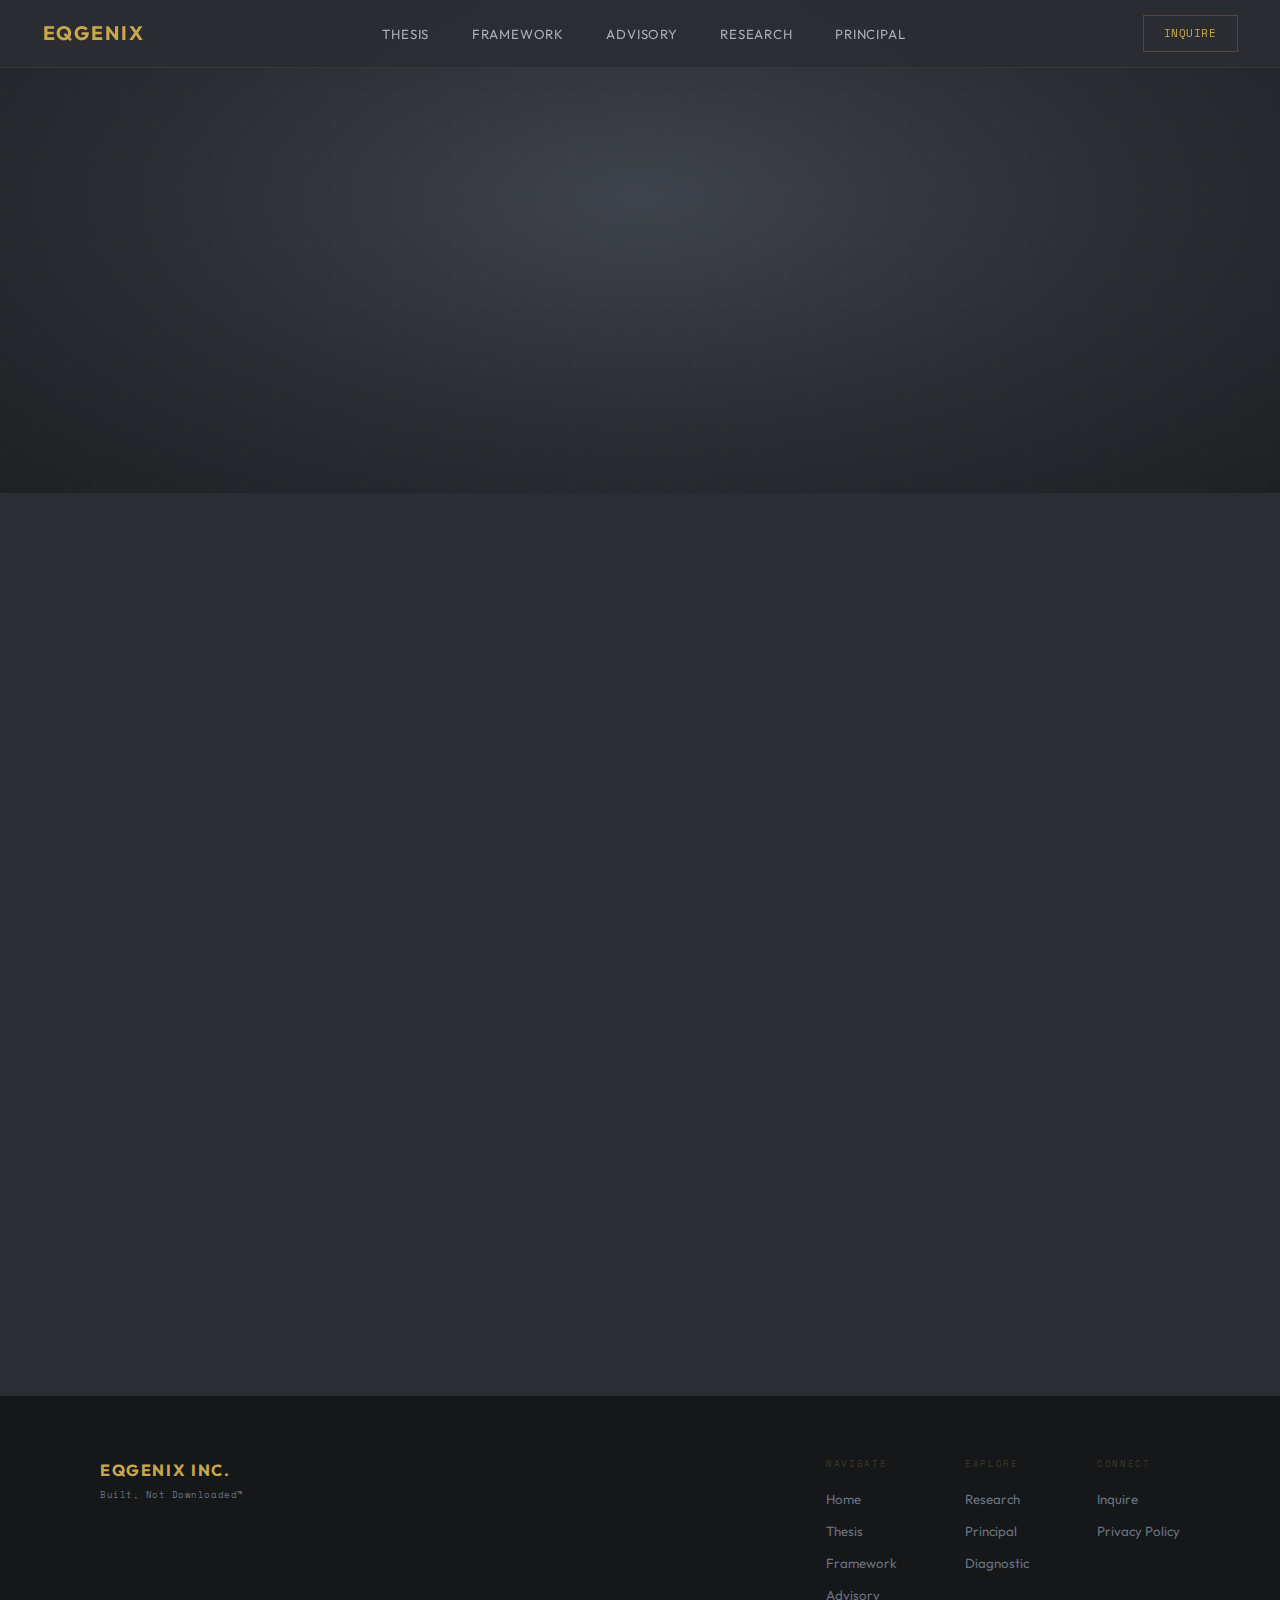
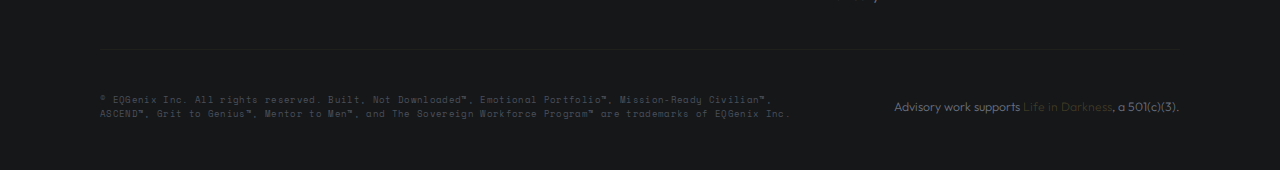
<file: assessment.html>
<!DOCTYPE html>
<html lang="en">
<head>
  <meta charset="UTF-8">
  <meta name="viewport" content="width=device-width, initial-scale=1.0">
  <title>Emotional Wealth Diagnostic — EQGenix</title>
  <meta name="description" content="Discover your Emotional Wealth position. Take EQGenix's free 10-question diagnostic and receive your personalized score and category.">
  <link rel="preconnect" href="https://fonts.googleapis.com">
  <link rel="preconnect" href="https://fonts.gstatic.com" crossorigin>
  <link href="https://fonts.googleapis.com/css2?family=Playfair+Display:ital,wght@0,400;0,500;0,600;0,700;1,400;1,500&family=Outfit:wght@200;300;400;500;600;700&family=Space+Mono:wght@400;700&display=swap" rel="stylesheet">
  <style>
*,*::before,*::after{margin:0;padding:0;box-sizing:border-box}
:root{
  --slate-deep:#2a2d32;--slate:#353840;--slate-mid:#3f434b;--slate-light:#4a4f59;
  --gold:#c9a84c;--gold-light:#ddc175;--gold-pale:#e8d59e;--gold-dim:rgba(201,168,76,0.25);--gold-glow:rgba(201,168,76,0.08);
  --silver:#a8adb8;--silver-light:#c5c9d1;--silver-bright:#dcdfe5;--silver-dim:rgba(168,173,184,0.2);
  --stone:#6b7280;--stone-light:#8891a0;
  --white:#f4f3f0;--dark:#1e2024;--black:#151719;
  --serif:'Playfair Display',Georgia,serif;--sans:'Outfit',-apple-system,sans-serif;--mono:'Space Mono',monospace
}
html{font-size:17px;scroll-behavior:smooth}
body{font-family:var(--sans);background:var(--slate-deep);color:var(--silver-light);line-height:1.65;font-weight:300;-webkit-font-smoothing:antialiased;min-height:100vh;display:flex;flex-direction:column;overflow-x:hidden}
::selection{background:var(--gold);color:var(--black)}

nav{position:fixed;top:0;left:0;width:100%;z-index:1000;height:68px;display:flex;align-items:center;justify-content:center;background:rgba(42,45,50,.92);backdrop-filter:blur(24px);-webkit-backdrop-filter:blur(24px);border-bottom:1px solid rgba(201,168,76,.1);transition:all .3s}
nav.scrolled{background:rgba(42,45,50,.97);box-shadow:0 4px 30px rgba(0,0,0,.3)}
.nav-inner{width:100%;max-width:1280px;padding:0 2.5rem;display:flex;align-items:center;justify-content:space-between}
.nav-brand{font-family:var(--sans);font-size:1.15rem;font-weight:700;letter-spacing:.1em;color:var(--gold);text-transform:uppercase;text-decoration:none;transition:color .3s}
.nav-links{display:flex;align-items:center;gap:2.5rem;list-style:none}
.nav-links a{font-family:var(--sans);font-size:.78rem;font-weight:400;letter-spacing:.06em;color:var(--silver);text-decoration:none;text-transform:uppercase;transition:color .3s}
.nav-links a:hover{color:var(--gold-light)}
.nav-inquiry{font-family:var(--mono);font-size:.65rem;letter-spacing:.05em;color:var(--gold);text-decoration:none;text-transform:uppercase;padding:8px 20px;border:1px solid var(--gold-dim);transition:all .3s}
.nav-inquiry:hover{border-color:var(--gold);background:var(--gold-glow)}
.mobile-toggle{display:none;background:none;border:none;cursor:pointer;width:24px;height:16px;position:relative}
.mobile-toggle span{display:block;width:100%;height:1px;background:var(--gold);position:absolute;left:0}
.mobile-toggle span:nth-child(1){top:0}
.mobile-toggle span:nth-child(2){top:50%}
.mobile-toggle span:nth-child(3){bottom:0}

/* Hero */
.assess-hero{min-height:38vh;display:flex;flex-direction:column;justify-content:center;align-items:center;text-align:center;padding:140px 2rem 60px;position:relative;background:radial-gradient(ellipse at 50% 40%,var(--slate-mid) 0%,var(--slate-deep) 55%,var(--dark) 100%)}
.assess-hero::before{content:'';position:absolute;top:0;left:0;width:100%;height:100%;background:url("data:image/svg+xml,%3Csvg width='60' height='60' viewBox='0 0 60 60' xmlns='http://www.w3.org/2000/svg'%3E%3Cg fill='none' fill-rule='evenodd'%3E%3Cg fill='%23c9a84c' fill-opacity='0.03'%3E%3Cpath d='M36 34v-4h-2v4h-4v2h4v4h2v-4h4v-2h-4zm0-30V0h-2v4h-4v2h4v4h2V6h4V4h-4zM6 34v-4H4v4H0v2h4v4h2v-4h4v-2H6zM6 4V0H4v4H0v2h4v4h2V6h4V4H6z'/%3E%3C/g%3E%3C/g%3E%3C/svg%3E");opacity:.5;pointer-events:none}
.assess-hero-label{font-family:var(--mono);font-size:.62rem;letter-spacing:.25em;text-transform:uppercase;color:var(--gold);margin-bottom:1.5rem;opacity:0;animation:fadeUp .7s .1s forwards}
.assess-hero h1{font-family:var(--serif);font-size:clamp(2.2rem,4.5vw,3.5rem);font-weight:400;line-height:1.2;color:var(--white);max-width:700px;margin-bottom:1.2rem;opacity:0;animation:fadeUp .8s .2s forwards}
.assess-hero h1 em{font-style:italic;color:var(--gold-light)}
.assess-hero-sub{font-size:1rem;font-weight:300;color:var(--silver);max-width:520px;line-height:1.8;opacity:0;animation:fadeUp .8s .35s forwards}

/* Assessment wrapper */
.assessment-wrap{flex:1;padding:60px 2rem 100px;max-width:760px;margin:0 auto;width:100%}

/* Progress */
.progress-bar-wrap{margin-bottom:2.5rem;opacity:0;animation:fadeUp .6s .5s forwards}
.progress-label{font-family:var(--mono);font-size:.55rem;letter-spacing:.15em;text-transform:uppercase;color:var(--stone);margin-bottom:.6rem;display:flex;justify-content:space-between}
.progress-track{height:2px;background:var(--silver-dim);border-radius:1px;overflow:hidden}
.progress-fill{height:100%;background:linear-gradient(90deg,var(--gold),var(--gold-light));border-radius:1px;transition:width .5s ease;width:0%}

/* Question card */
.question-card{background:rgba(53,56,64,.4);border:1px solid rgba(201,168,76,.12);padding:3rem 3.5rem;margin-bottom:2rem;opacity:0;animation:fadeUp .6s .6s forwards;transition:border-color .3s}
.question-number{font-family:var(--mono);font-size:.55rem;letter-spacing:.15em;text-transform:uppercase;color:var(--gold);margin-bottom:1rem}
.question-text{font-family:var(--serif);font-size:1.35rem;font-weight:400;color:var(--white);line-height:1.45;margin-bottom:2.2rem}
.options{display:flex;flex-direction:column;gap:.8rem}
.option-label{display:flex;align-items:flex-start;gap:1rem;cursor:pointer;padding:1rem 1.2rem;border:1px solid var(--silver-dim);transition:all .3s;position:relative;background:transparent}
.option-label:hover{border-color:rgba(201,168,76,.35);background:var(--gold-glow)}
.option-label.selected{border-color:var(--gold);background:rgba(201,168,76,.08)}
.option-label input{position:absolute;opacity:0;width:0;height:0}
.option-mark{width:16px;height:16px;min-width:16px;border:1px solid var(--silver-dim);border-radius:50%;display:flex;align-items:center;justify-content:center;margin-top:2px;transition:all .3s}
.option-label.selected .option-mark{border-color:var(--gold);background:var(--gold)}
.option-mark::after{content:'';width:6px;height:6px;border-radius:50%;background:var(--black);opacity:0;transition:opacity .2s}
.option-label.selected .option-mark::after{opacity:1}
.option-text{font-size:.95rem;color:var(--silver-light);line-height:1.55;font-weight:300}
.option-label.selected .option-text{color:var(--white)}

/* Navigation */
.assess-nav{display:flex;justify-content:space-between;align-items:center;margin-top:2rem;opacity:0;animation:fadeUp .6s .7s forwards}
.btn-prev{font-family:var(--mono);font-size:.6rem;letter-spacing:.1em;text-transform:uppercase;color:var(--stone);background:transparent;border:1px solid var(--silver-dim);padding:11px 24px;cursor:pointer;transition:all .3s}
.btn-prev:hover{border-color:var(--silver-bright);color:var(--silver-bright)}
.btn-prev:disabled{opacity:.3;cursor:not-allowed}
.btn-next{font-family:var(--mono);font-size:.6rem;letter-spacing:.1em;text-transform:uppercase;color:var(--gold);background:transparent;border:1px solid var(--gold-dim);padding:11px 28px;cursor:pointer;transition:all .3s}
.btn-next:hover:not(:disabled){border-color:var(--gold);background:var(--gold-glow);color:var(--gold-light)}
.btn-next:disabled{opacity:.35;cursor:not-allowed}
.btn-submit{font-family:var(--mono);font-size:.65rem;letter-spacing:.12em;text-transform:uppercase;color:var(--black);background:var(--gold);border:1px solid var(--gold);padding:14px 40px;cursor:pointer;transition:all .4s;display:none}
.btn-submit:hover{background:var(--gold-light);border-color:var(--gold-light);transform:translateY(-1px);box-shadow:0 8px 30px rgba(201,168,76,.25)}
.btn-submit.visible{display:inline-block}

/* Results */
.results-panel{display:none;padding:0 0 60px;opacity:0;animation:fadeUp .8s forwards}
.results-panel.visible{display:block}
.results-score-wrap{text-align:center;padding:4rem 2rem 3rem;border-bottom:1px solid var(--silver-dim);margin-bottom:3rem}
.results-label{font-family:var(--mono);font-size:.6rem;letter-spacing:.2em;text-transform:uppercase;color:var(--gold);margin-bottom:1.5rem}
.results-score-circle{width:120px;height:120px;border-radius:50%;border:2px solid var(--gold-dim);display:flex;flex-direction:column;align-items:center;justify-content:center;margin:0 auto 2rem;background:rgba(201,168,76,.04);position:relative}
.results-score-circle::before{content:'';position:absolute;inset:-4px;border-radius:50%;background:conic-gradient(var(--gold) var(--pct,0%),transparent var(--pct,0%));mask:radial-gradient(farthest-side,transparent calc(100% - 4px),white calc(100% - 4px));-webkit-mask:radial-gradient(farthest-side,transparent calc(100% - 4px),white calc(100% - 4px))}
.score-num{font-family:var(--serif);font-size:2.8rem;font-weight:400;color:var(--white);line-height:1}
.score-total{font-family:var(--mono);font-size:.52rem;color:var(--stone);letter-spacing:.06em}
.results-category{font-family:var(--serif);font-size:clamp(1.6rem,3vw,2.4rem);font-weight:400;color:var(--gold-light);margin-bottom:1rem}
.results-desc{font-size:1rem;color:var(--silver);line-height:1.85;font-weight:300;max-width:540px;margin:0 auto}
.results-breakdown{margin:0 auto 3rem;max-width:580px}
.breakdown-title{font-family:var(--mono);font-size:.55rem;letter-spacing:.2em;text-transform:uppercase;color:var(--gold);margin-bottom:1.5rem}
.breakdown-row{display:flex;align-items:center;gap:1rem;margin-bottom:.8rem}
.breakdown-key{font-size:.82rem;color:var(--stone-light);min-width:200px}
.breakdown-track{flex:1;height:3px;background:var(--silver-dim);border-radius:2px;overflow:hidden}
.breakdown-bar{height:100%;background:linear-gradient(90deg,var(--gold),var(--gold-light));border-radius:2px;transition:width 1s ease}
.results-cta{text-align:center;padding:3rem 2rem;background:rgba(201,168,76,.04);border:1px solid rgba(201,168,76,.15)}
.results-cta h3{font-family:var(--serif);font-size:1.5rem;font-weight:400;color:var(--white);margin-bottom:.8rem}
.results-cta p{font-size:.95rem;color:var(--silver);margin-bottom:2rem;line-height:1.7;max-width:440px;margin-left:auto;margin-right:auto}
.results-cta a{font-family:var(--mono);font-size:.65rem;letter-spacing:.12em;text-transform:uppercase;color:var(--black);background:var(--gold);border:1px solid var(--gold);padding:14px 44px;text-decoration:none;display:inline-block;transition:all .4s}
.results-cta a:hover{background:var(--gold-light);transform:translateY(-1px);box-shadow:0 8px 30px rgba(201,168,76,.25)}
.retake-btn{display:inline-block;margin-top:1.2rem;font-family:var(--mono);font-size:.58rem;letter-spacing:.08em;text-transform:uppercase;color:var(--stone);cursor:pointer;border:none;background:transparent;border-bottom:1px solid var(--silver-dim);padding-bottom:2px;transition:color .3s}
.retake-btn:hover{color:var(--gold)}

/* Pillar bars section */
.pillar-scores{margin:3rem auto;max-width:580px}

footer{padding:60px 2rem 48px;background:var(--black);color:var(--stone)}
.footer-inner{max-width:1080px;margin:0 auto}
.footer-top{display:flex;justify-content:space-between;align-items:flex-start;margin-bottom:2.5rem;padding-bottom:2.5rem;border-bottom:1px solid rgba(201,168,76,.06)}
.footer-brand{font-family:var(--sans);font-size:.95rem;font-weight:700;letter-spacing:.1em;text-transform:uppercase;color:var(--gold);text-decoration:none}
.footer-tagline{font-family:var(--mono);font-size:.52rem;color:var(--stone);letter-spacing:.06em;margin-top:4px}
.footer-columns{display:flex;gap:4rem}
.footer-col{display:flex;flex-direction:column;gap:.6rem}
.footer-col-title{font-family:var(--mono);font-size:.55rem;letter-spacing:.18em;text-transform:uppercase;color:var(--gold-dim);margin-bottom:.4rem}
.footer-col a{font-size:.78rem;font-weight:400;color:var(--stone);text-decoration:none;transition:color .3s}
.footer-col a:hover{color:var(--gold)}
.footer-bottom{display:flex;justify-content:space-between;align-items:center;flex-wrap:wrap;gap:1rem}
.footer-legal{font-family:var(--mono);font-size:.5rem;color:var(--slate-light);letter-spacing:.04em;max-width:700px;line-height:1.7}
.footer-nonprofit{font-size:.72rem;color:var(--stone)}
.footer-nonprofit a{color:var(--gold-dim);text-decoration:none;transition:color .3s}
.footer-nonprofit a:hover{color:var(--gold)}
.footer-address{margin-bottom:1.5rem;padding-bottom:1.5rem;border-bottom:1px solid rgba(201,168,76,.06)}

@keyframes fadeUp{from{opacity:0;transform:translateY(20px)}to{opacity:1;transform:translateY(0)}}
@keyframes slideIn{from{opacity:0;transform:translateX(30px)}to{opacity:1;transform:translateX(0)}}

@media(max-width:680px){
  .nav-links,.nav-inquiry{display:none}
  .mobile-toggle{display:block}
  .nav-links.open{display:flex;flex-direction:column;position:absolute;top:68px;left:0;width:100%;background:var(--slate-deep);padding:1.5rem 1.25rem 2rem;gap:1.2rem;border-bottom:1px solid rgba(201,168,76,0.1);z-index:999}
  .question-card{padding:2rem 1.5rem}
  .footer-top{flex-direction:column;gap:2rem}
  .footer-columns{flex-direction:column;gap:1.5rem}
  .footer-bottom{flex-direction:column;align-items:flex-start}
}
@media(prefers-reduced-motion:reduce){*{animation-duration:.01ms!important;transition-duration:.01ms!important}}
*:focus-visible{outline:2px solid var(--gold);outline-offset:2px}
  </style>
</head>
<body>

  <nav id="mainNav">
    <div class="nav-inner">
      <a href="index.html" class="nav-brand">EQGenix</a>
      <ul class="nav-links" id="navLinks">
        <li><a href="thesis.html">Thesis</a></li>
        <li><a href="framework.html">Framework</a></li>
        <li><a href="advisory.html">Advisory</a></li>
        <li><a href="research.html">Research</a></li>
        <li><a href="principal.html">Principal</a></li>
      </ul>
      <a href="contact.html" class="nav-inquiry">Inquire</a>
      <button class="mobile-toggle" id="mobileToggle" aria-label="Menu">
        <span></span><span></span><span></span>
      </button>
    </div>
  </nav>

  <header class="assess-hero">
    <p class="assess-hero-label">Free Diagnostic Tool</p>
    <h1>Emotional Wealth<br><em>Diagnostic</em></h1>
    <p class="assess-hero-sub">Ten questions. Immediate results. Discover your current emotional wealth position and what it means for your leadership, relationships, and resilience.</p>
  </header>

  <main class="assessment-wrap" id="assessmentMain">

    <!-- Assessment Form -->
    <div id="assessmentForm">
      <div class="progress-bar-wrap">
        <div class="progress-label">
          <span id="progressText">Question 1 of 10</span>
          <span id="progressPct">0%</span>
        </div>
        <div class="progress-track"><div class="progress-fill" id="progressFill"></div></div>
      </div>

      <div class="question-card" id="questionCard">
        <p class="question-number" id="questionNum">01 / 10</p>
        <p class="question-text" id="questionText"></p>
        <div class="options" id="optionsContainer"></div>
      </div>

      <div class="assess-nav">
        <button class="btn-prev" id="btnPrev" disabled>← Previous</button>
        <div>
          <button class="btn-next" id="btnNext" disabled>Next →</button>
          <button class="btn-submit visible" id="btnSubmit" style="display:none" onclick="showResults()">View My Results →</button>
        </div>
      </div>
    </div>

    <!-- Results Panel -->
    <div class="results-panel" id="resultsPanel">
      <div class="results-score-wrap">
        <p class="results-label">Your Emotional Wealth Score</p>
        <div class="results-score-circle" id="scoreCircle">
          <span class="score-num" id="scoreNum">—</span>
          <span class="score-total">out of 50</span>
        </div>
        <h2 class="results-category" id="resultsCategory"></h2>
        <p class="results-desc" id="resultsDesc"></p>
      </div>

      <div class="pillar-scores" id="pillarScores">
        <p class="breakdown-title">Pillar Breakdown</p>
        <div id="breakdownRows"></div>
      </div>

      <div class="results-cta">
        <h3>Ready to Build Your Emotional Wealth?</h3>
        <p>Schedule a consultation with Yvonne Hall to discuss your results and develop a personalized strategy for growth.</p>
        <a href="https://calendly.com/yhall-eqgenix/eqgenix-consultation-with-yvonne-hall" target="_blank" rel="noopener noreferrer">Schedule a Consultation</a>
        <br>
        <button class="retake-btn" onclick="retakeAssessment()">Retake Assessment</button>
      </div>
    </div>

  </main>

  <footer>
    <div class="footer-inner">
      <div class="footer-top">
        <div>
          <a href="index.html" class="footer-brand">EQGenix Inc.</a>
          <p class="footer-tagline">Built, Not Downloaded™</p>
        </div>
        <div class="footer-columns">
          <div class="footer-col"><p class="footer-col-title">Navigate</p><a href="index.html">Home</a><a href="thesis.html">Thesis</a><a href="framework.html">Framework</a><a href="advisory.html">Advisory</a></div>
          <div class="footer-col"><p class="footer-col-title">Explore</p><a href="research.html">Research</a><a href="principal.html">Principal</a><a href="assessment.html">Diagnostic</a></div>
          <div class="footer-col"><p class="footer-col-title">Connect</p><a href="contact.html">Inquire</a><a href="privacy.html">Privacy Policy</a></div>
          </div>
      </div>
      <div class="footer-bottom">
        <span class="footer-legal">© EQGenix Inc. All rights reserved. Built, Not Downloaded™, Emotional Portfolio™, Mission-Ready Civilian™, ASCEND™, Grit to Genius™, Mentor to Men™, and The Sovereign Workforce Program™ are trademarks of EQGenix Inc.</span>
        <span class="footer-nonprofit">Advisory work supports <a href="https://www.lifeindarkness.org">Life in Darkness</a>, a 501(c)(3).</span>
      </div>
    </div>
  </footer>

  <script>
  // ─── Assessment Data ───────────────────────────────────────────────
  const QUESTIONS = [
    {
      text: "When facing a high-pressure decision at work or in your personal life, how do you typically respond?",
      pillar: "Emotional Regulation",
      options: [
        { text: "I feel overwhelmed and have difficulty moving forward", score: 1 },
        { text: "I react quickly, sometimes regret my response later", score: 2 },
        { text: "I pause, but feel significant internal tension before deciding", score: 3 },
        { text: "I process the pressure and move forward with reasonable clarity", score: 4 },
        { text: "I use pressure as a signal to sharpen focus and respond deliberately", score: 5 }
      ]
    },
    {
      text: "How aware are you of the emotional patterns that drive your repeated decisions?",
      pillar: "Cognitive Sovereignty",
      options: [
        { text: "I rarely notice patterns — I mostly react to circumstances", score: 1 },
        { text: "I sometimes notice after the fact, but not in the moment", score: 2 },
        { text: "I am building awareness but still get caught off guard", score: 3 },
        { text: "I recognize most of my patterns and can name them when they arise", score: 4 },
        { text: "I have mapped my patterns and actively interrupt unproductive ones", score: 5 }
      ]
    },
    {
      text: "When you encounter a major setback or failure, which statement best describes your experience?",
      pillar: "Resilience Architecture",
      options: [
        { text: "I struggle significantly and it takes a long time to recover", score: 1 },
        { text: "Recovery is hard — I tend to internalize the failure deeply", score: 2 },
        { text: "I recover eventually, but not without substantial disruption", score: 3 },
        { text: "I bounce back within a reasonable timeframe and extract lessons", score: 4 },
        { text: "Setbacks inform my strategy — I recover with increased clarity", score: 5 }
      ]
    },
    {
      text: "In your most important relationships — personally or professionally — how would you rate your ability to navigate conflict?",
      pillar: "Relational Intelligence",
      options: [
        { text: "Conflict feels destructive to the relationship; I avoid it or shut down", score: 1 },
        { text: "I engage but often escalate things or become defensive", score: 2 },
        { text: "I can address conflict but it costs me significant emotional energy", score: 3 },
        { text: "I navigate conflict with relative skill and maintain the relationship", score: 4 },
        { text: "I approach conflict as a tool for relational growth and clarity", score: 5 }
      ]
    },
    {
      text: "When pursuing a long-term goal that requires sustained effort without immediate reward, you tend to:",
      pillar: "Effort Tolerance",
      options: [
        { text: "Lose motivation quickly once the novelty fades", score: 1 },
        { text: "Maintain effort for a while but struggle without visible progress", score: 2 },
        { text: "Push through inconsistently — good days and bad days", score: 3 },
        { text: "Sustain effort reliably, though I need periodic external accountability", score: 4 },
        { text: "Operate from internal standards that make sustained effort my default", score: 5 }
      ]
    },
    {
      text: "How would you describe your relationship with uncertainty and ambiguity?",
      pillar: "Cognitive Sovereignty",
      options: [
        { text: "Uncertainty destabilizes me — I need to resolve it immediately", score: 1 },
        { text: "I tolerate it poorly and feel chronic low-grade anxiety when things are unclear", score: 2 },
        { text: "I manage it but it takes conscious effort not to spiral", score: 3 },
        { text: "I hold uncertainty with reasonable comfort while gathering information", score: 4 },
        { text: "Ambiguity is where I do some of my best thinking — it sharpens discernment", score: 5 }
      ]
    },
    {
      text: "When someone gives you critical feedback about your performance or character, your typical internal response is:",
      pillar: "Emotional Regulation",
      options: [
        { text: "Defensiveness — I feel attacked and often push back", score: 1 },
        { text: "A strong sting — I intellectually accept it but emotionally struggle", score: 2 },
        { text: "Mixed — I can receive some feedback but certain topics trigger me", score: 3 },
        { text: "I process feedback thoughtfully and integrate what is valid", score: 4 },
        { text: "I actively seek hard feedback as a precision tool for growth", score: 5 }
      ]
    },
    {
      text: "How often do you invest deliberate time in developing your own emotional and cognitive capacity?",
      pillar: "Effort Tolerance",
      options: [
        { text: "Rarely or never — I am reactive to problems as they arise", score: 1 },
        { text: "Occasionally, usually triggered by a crisis", score: 2 },
        { text: "Somewhat regularly, but without a defined structure or methodology", score: 3 },
        { text: "Consistently, with intentional practices in place", score: 4 },
        { text: "Deliberately and systematically — my development is an active portfolio", score: 5 }
      ]
    },
    {
      text: "How would you characterize the quality of trust and depth in your most significant relationships?",
      pillar: "Relational Intelligence",
      options: [
        { text: "Shallow — I keep most relationships at a surface level", score: 1 },
        { text: "Some depth in a few relationships, but consistently guarded overall", score: 2 },
        { text: "Moderate depth — I have meaningful relationships but barriers to full trust", score: 3 },
        { text: "Solid depth with several people; I invest in trust intentionally", score: 4 },
        { text: "Rich, anchored relationships characterized by mutual depth and accountability", score: 5 }
      ]
    },
    {
      text: "After experiencing a significant loss, disappointment, or trauma, how do you rebuild and move forward?",
      pillar: "Resilience Architecture",
      options: [
        { text: "I often feel stuck — the experience defines how I see myself or the world", score: 1 },
        { text: "I move forward but carry the weight for a long time afterward", score: 2 },
        { text: "I rebuild but it requires significant external support and time", score: 3 },
        { text: "I grieve, integrate the experience, and move toward purpose with renewed focus", score: 4 },
        { text: "I have a defined resilience architecture that converts pain into perspective and forward momentum", score: 5 }
      ]
    }
  ];

  const CATEGORIES = [
    { min: 10, max: 19, name: "Emotionally Overloaded", color: "#a87050", desc: "You are carrying a significant emotional load with limited tools to process it. The patterns driving your responses are largely outside your conscious awareness, and the cost is showing up in your relationships, decisions, and energy. This is a critical moment — the gap between where you are and what you're capable of is solvable. The work starts here." },
    { min: 20, max: 28, name: "Emotionally Reactive", color: "#b89060", desc: "You have emotional awareness but it arrives after the fact more often than in the moment. You can see your patterns — sometimes clearly — but haven't yet built the structural capacity to consistently interrupt them. You are not stuck; you are unresourced. With the right framework and intentional practice, the shift from reactive to responsive can happen faster than you think." },
    { min: 29, max: 37, name: "Emotionally Developing", color: "#c9a84c", desc: "You are actively building. You have meaningful self-awareness and the capacity to navigate complexity in your relationships and decisions. What's missing is a structured methodology that makes your growth compound rather than plateau. You are in the strongest position to accelerate — the inputs are there; what's needed is architecture." },
    { min: 38, max: 44, name: "Emotionally Strong", color: "#ddc175", desc: "You operate from a position of genuine emotional strength. You have developed real capacity across the five pillars — your decisions reflect it, your relationships demonstrate it, and your resilience is tested and proven. The next level of growth is refinement: sharpening edges, developing mastery in your weakest pillar, and leveraging your capacity to build others." },
    { min: 45, max: 50, name: "Emotionally Elite", color: "#e8d59e", desc: "You are operating at an elite level of emotional and cognitive capacity. Your portfolio is performing. You navigate complexity with discernment, your relationships are anchored and generative, and your resilience converts adversity into clarity. The opportunity at this level is legacy — deploying your capacity in service of others and building institutions that outlast your individual effort." }
  ];

  const PILLARS = ["Cognitive Sovereignty","Emotional Regulation","Resilience Architecture","Relational Intelligence","Effort Tolerance"];

  // ─── State ────────────────────────────────────────────────────────
  let current = 0;
  let answers = new Array(QUESTIONS.length).fill(null);

  // ─── Render ───────────────────────────────────────────────────────
  function render() {
    const q = QUESTIONS[current];
    const total = QUESTIONS.length;

    document.getElementById('questionNum').textContent = String(current + 1).padStart(2,'0') + ' / ' + String(total).padStart(2,'0');
    document.getElementById('questionText').textContent = q.text;
    document.getElementById('progressText').textContent = 'Question ' + (current+1) + ' of ' + total;
    const pct = Math.round((current / total) * 100);
    document.getElementById('progressPct').textContent = pct + '%';
    document.getElementById('progressFill').style.width = pct + '%';

    const container = document.getElementById('optionsContainer');
    container.innerHTML = '';
    q.options.forEach((opt, i) => {
      const lbl = document.createElement('label');
      lbl.className = 'option-label' + (answers[current] === i ? ' selected' : '');
      lbl.innerHTML = `
        <input type="radio" name="q${current}" value="${i}" ${answers[current] === i ? 'checked' : ''}>
        <span class="option-mark"></span>
        <span class="option-text">${opt.text}</span>`;
      lbl.addEventListener('click', () => selectOption(i));
      container.appendChild(lbl);
    });

    document.getElementById('btnPrev').disabled = current === 0;
    updateNextBtn();

    // Animate card in
    const card = document.getElementById('questionCard');
    card.style.animation = 'none';
    card.offsetHeight;
    card.style.animation = 'slideIn .35s forwards';
  }

  function selectOption(idx) {
    answers[current] = idx;
    document.querySelectorAll('.option-label').forEach((lbl, i) => {
      lbl.classList.toggle('selected', i === idx);
    });
    updateNextBtn();
  }

  function updateNextBtn() {
    const hasAnswer = answers[current] !== null;
    const isLast = current === QUESTIONS.length - 1;
    const nextBtn = document.getElementById('btnNext');
    const submitBtn = document.getElementById('btnSubmit');
    nextBtn.disabled = !hasAnswer || isLast;
    submitBtn.style.display = (hasAnswer && isLast) ? 'inline-block' : 'none';
    nextBtn.style.display = isLast ? 'none' : 'inline-block';
  }

  document.getElementById('btnNext').addEventListener('click', () => {
    if (current < QUESTIONS.length - 1 && answers[current] !== null) {
      current++;
      render();
    }
  });

  document.getElementById('btnPrev').addEventListener('click', () => {
    if (current > 0) {
      current--;
      render();
    }
  });

  // ─── Results ──────────────────────────────────────────────────────
  function showResults() {
    if (answers[current] === null) return;

    const totalScore = answers.reduce((sum, ansIdx, qi) => {
      return sum + (ansIdx !== null ? QUESTIONS[qi].options[ansIdx].score : 0);
    }, 0);

    const category = CATEGORIES.find(c => totalScore >= c.min && totalScore <= c.max) || CATEGORIES[0];

    // Pillar scores
    const pillarTotals = {};
    const pillarCounts = {};
    PILLARS.forEach(p => { pillarTotals[p] = 0; pillarCounts[p] = 0; });
    QUESTIONS.forEach((q, i) => {
      if (answers[i] !== null) {
        pillarTotals[q.pillar] += q.options[answers[i]].score;
        pillarCounts[q.pillar]++;
      }
    });

    // Hide form, show results
    document.getElementById('assessmentForm').style.display = 'none';
    const panel = document.getElementById('resultsPanel');
    panel.style.display = 'block';
    panel.classList.add('visible');

    // Update progress to 100%
    document.getElementById('progressFill').style.width = '100%';
    document.getElementById('progressPct').textContent = '100%';

    // Score circle
    const pct = Math.round((totalScore / 50) * 100);
    document.getElementById('scoreCircle').style.setProperty('--pct', pct + '%');
    document.getElementById('scoreNum').textContent = totalScore;
    document.getElementById('resultsCategory').textContent = category.name;
    document.getElementById('resultsCategory').style.color = category.color;
    document.getElementById('resultsDesc').textContent = category.desc;

    // Pillar breakdown
    const rows = document.getElementById('breakdownRows');
    rows.innerHTML = '';
    PILLARS.forEach(p => {
      const avg = pillarCounts[p] > 0 ? pillarTotals[p] / pillarCounts[p] : 0;
      const barPct = Math.round((avg / 5) * 100);
      rows.innerHTML += `
        <div class="breakdown-row">
          <span class="breakdown-key">${p}</span>
          <div class="breakdown-track"><div class="breakdown-bar" style="width:0%" data-pct="${barPct}"></div></div>
        </div>`;
    });

    // Animate bars after brief delay
    setTimeout(() => {
      rows.querySelectorAll('.breakdown-bar').forEach(bar => {
        bar.style.width = bar.dataset.pct + '%';
      });
    }, 300);

    window.scrollTo({ top: 0, behavior: 'smooth' });
  }

  function retakeAssessment() {
    current = 0;
    answers = new Array(QUESTIONS.length).fill(null);
    document.getElementById('resultsPanel').style.display = 'none';
    document.getElementById('assessmentForm').style.display = 'block';
    document.getElementById('progressFill').style.width = '0%';
    render();
    window.scrollTo({ top: 0, behavior: 'smooth' });
  }

  // Nav
  const nav = document.getElementById('mainNav');
  window.addEventListener('scroll', () => nav.classList.toggle('scrolled', window.scrollY > 40));
  const toggle = document.getElementById('mobileToggle');
  const links = document.getElementById('navLinks');
  if (toggle && links) {
    toggle.addEventListener('click', () => links.classList.toggle('open'));
    links.querySelectorAll('a').forEach(l => l.addEventListener('click', () => links.classList.remove('open')));
  }

  // Init
  render();
  </script>
</body>
</html>
</file>
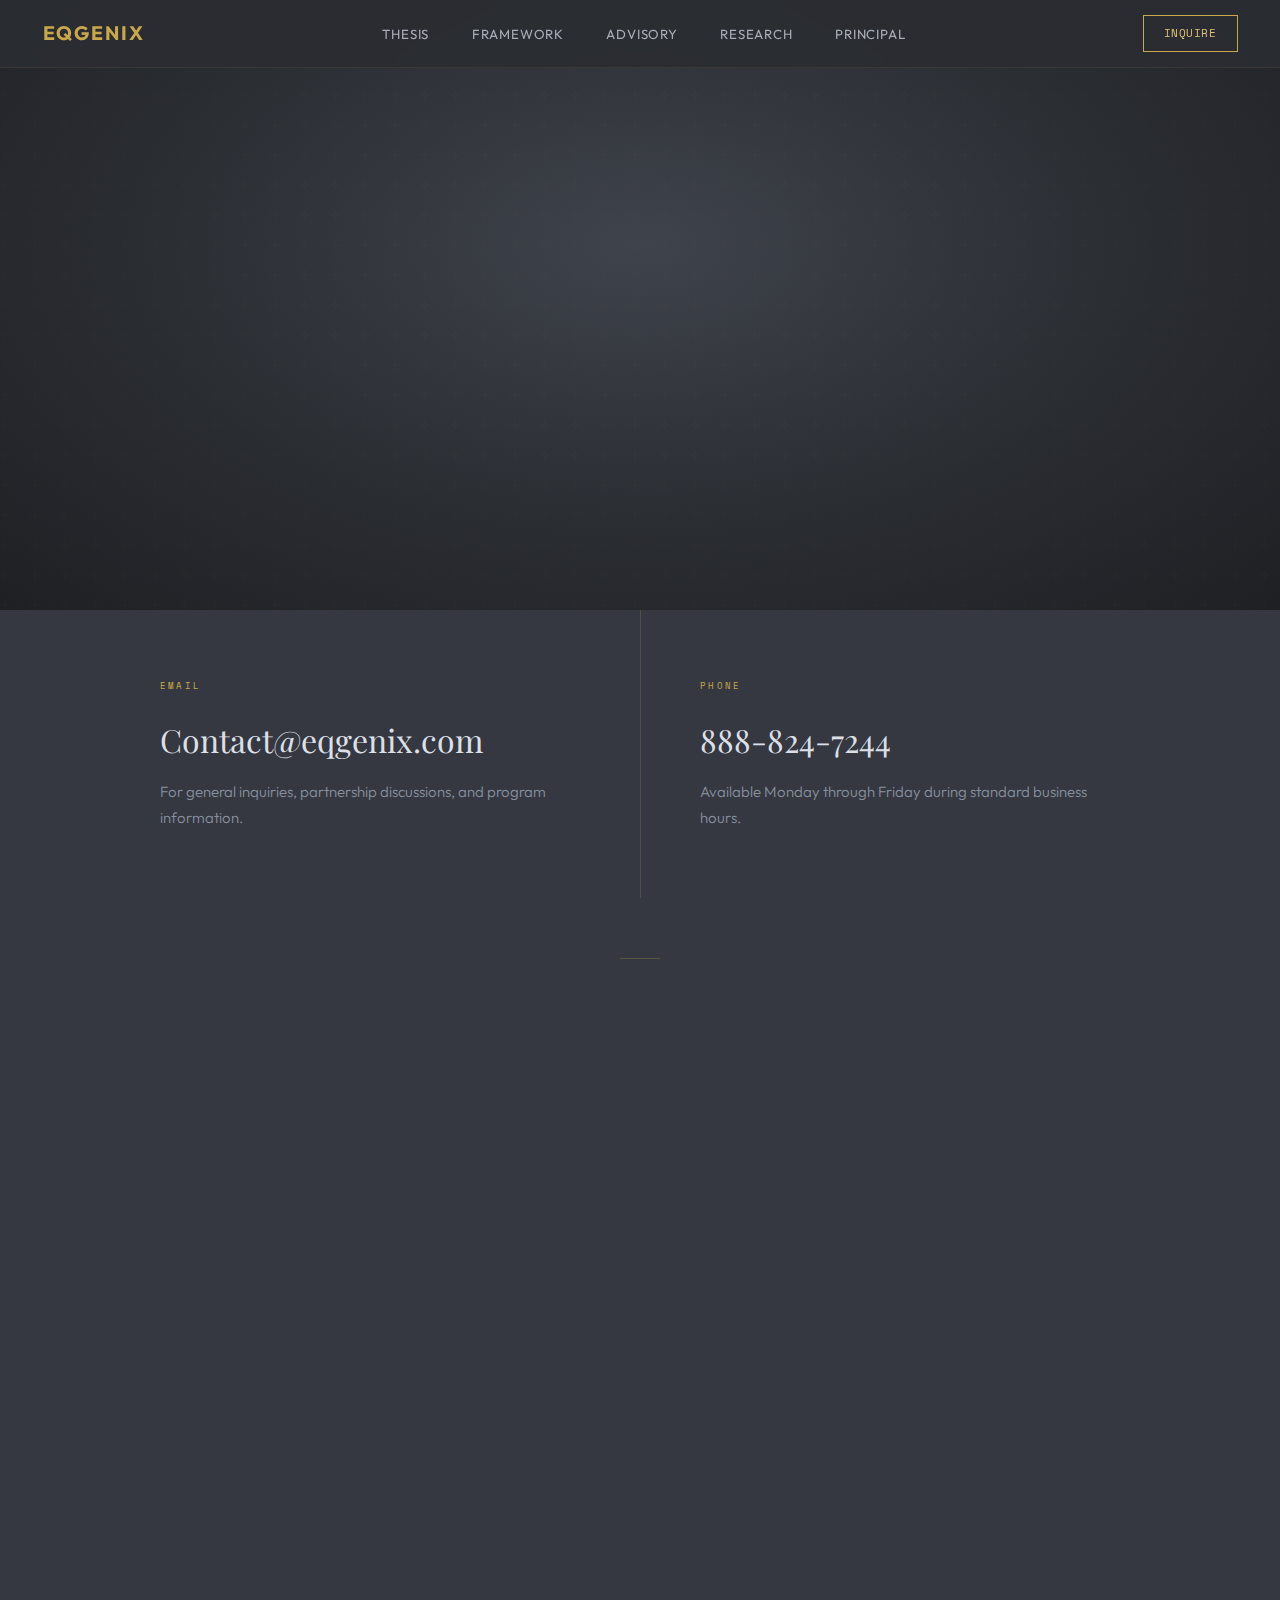
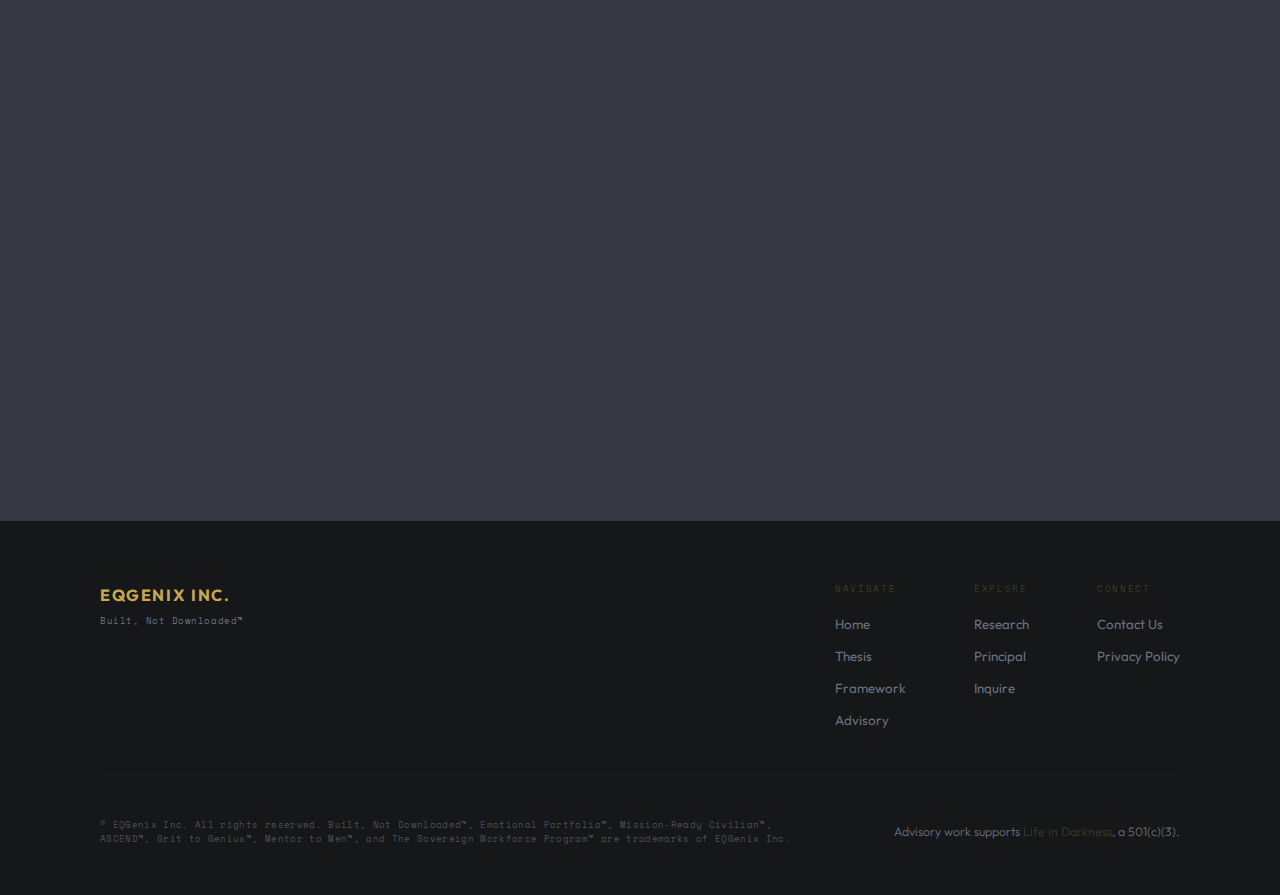
<file: contact.html>
<!DOCTYPE html>
<html lang="en">
<head>
  <meta charset="UTF-8">
  <meta name="viewport" content="width=device-width, initial-scale=1.0">
  <title>Inquire — EQGenix</title>
  <link rel="preconnect" href="https://fonts.googleapis.com">
  <link rel="preconnect" href="https://fonts.gstatic.com" crossorigin>
  <link href="https://fonts.googleapis.com/css2?family=Playfair+Display:ital,wght@0,400;0,500;0,600;0,700;1,400;1,500&family=Outfit:wght@200;300;400;500;600;700&family=Space+Mono:wght@400;700&display=swap" rel="stylesheet">
  <style>
/* ═══════════════════════════════════════════════════
   EQGenix — Emotional & Cognitive Wealth Advisors
   Global Stylesheet
   ═══════════════════════════════════════════════════ */

*, *::before, *::after {
  margin: 0;
  padding: 0;
  box-sizing: border-box;
}

:root {
  /* Slate spectrum */
  --slate-deep: #2a2d32;
  --slate: #353840;
  --slate-mid: #3f434b;
  --slate-light: #4a4f59;

  /* Gold spectrum */
  --gold: #c9a84c;
  --gold-light: #ddc175;
  --gold-pale: #e8d59e;
  --gold-dim: rgba(201, 168, 76, 0.25);
  --gold-glow: rgba(201, 168, 76, 0.08);

  /* Silver spectrum */
  --silver: #a8adb8;
  --silver-light: #c5c9d1;
  --silver-bright: #dcdfe5;
  --silver-dim: rgba(168, 173, 184, 0.2);

  /* Stone */
  --stone: #6b7280;
  --stone-light: #8891a0;

  /* Neutrals */
  --white: #f4f3f0;
  --off-white: #eae8e3;
  --cream: #e0ddd6;
  --dark: #1e2024;
  --black: #151719;
  --charcoal: #1a1a1a;

  /* Rules */
  --rule: #b09060;
  --rule-muted: rgba(176, 144, 96, 0.4);

  /* Typography */
  --serif: 'Playfair Display', Georgia, serif;
  --sans: 'Outfit', -apple-system, sans-serif;
  --mono: 'Space Mono', monospace;
}

html {
  font-size: 17px;
  scroll-behavior: smooth;
}

body {
  font-family: var(--sans);
  background: var(--slate-deep);
  color: var(--silver-light);
  line-height: 1.65;
  font-weight: 300;
  -webkit-font-smoothing: antialiased;
  -moz-osx-font-smoothing: grayscale;
  overflow-x: hidden;
}

::selection {
  background: var(--gold);
  color: var(--black);
}


/* ═══════════════════════════════════════════
   NAVIGATION
   ═══════════════════════════════════════════ */

nav {
  position: fixed;
  top: 0;
  left: 0;
  width: 100%;
  z-index: 1000;
  height: 68px;
  display: flex;
  align-items: center;
  justify-content: center;
  background: rgba(42, 45, 50, 0.92);
  backdrop-filter: blur(24px);
  -webkit-backdrop-filter: blur(24px);
  border-bottom: 1px solid rgba(201, 168, 76, 0.1);
  transition: all 0.3s;
}

nav.scrolled {
  background: rgba(42, 45, 50, 0.97);
  box-shadow: 0 4px 30px rgba(0, 0, 0, 0.3);
}

.nav-inner {
  width: 100%;
  max-width: 1280px;
  padding: 0 2.5rem;
  display: flex;
  align-items: center;
  justify-content: space-between;
}

.nav-brand {
  font-family: var(--sans);
  font-size: 1.15rem;
  font-weight: 700;
  letter-spacing: 0.1em;
  color: var(--gold);
  text-transform: uppercase;
  text-decoration: none;
  transition: color 0.3s;
}

.nav-brand:hover {
  color: var(--gold-light);
}

.nav-links {
  display: flex;
  align-items: center;
  gap: 2.5rem;
  list-style: none;
}

.nav-links a {
  font-family: var(--sans);
  font-size: 0.78rem;
  font-weight: 400;
  letter-spacing: 0.06em;
  color: var(--silver);
  text-decoration: none;
  text-transform: uppercase;
  transition: color 0.3s;
  position: relative;
}

.nav-links a::after {
  content: '';
  position: absolute;
  bottom: -4px;
  left: 0;
  width: 0;
  height: 1px;
  background: var(--gold);
  transition: width 0.4s ease;
}

.nav-links a:hover {
  color: var(--gold-light);
}

.nav-links a:hover::after {
  width: 100%;
}

.nav-links a.active {
  color: var(--gold-light);
}

.nav-links a.active::after {
  width: 100%;
}

.nav-inquiry {
  font-family: var(--mono);
  font-size: 0.65rem;
  letter-spacing: 0.05em;
  color: var(--gold);
  text-decoration: none;
  text-transform: uppercase;
  padding: 8px 20px;
  border: 1px solid var(--gold-dim);
  transition: all 0.3s;
}

.nav-inquiry:hover {
  border-color: var(--gold);
  background: var(--gold-glow);
}

.nav-inquiry.active {
  border-color: var(--gold);
  color: var(--gold-light);
}

.mobile-toggle {
  display: none;
  background: none;
  border: none;
  cursor: pointer;
  width: 24px;
  height: 16px;
  position: relative;
}

.mobile-toggle span {
  display: block;
  width: 100%;
  height: 1px;
  background: var(--gold);
  position: absolute;
  left: 0;
  transition: all 0.3s;
}

.mobile-toggle span:nth-child(1) { top: 0; }
.mobile-toggle span:nth-child(2) { top: 50%; }
.mobile-toggle span:nth-child(3) { bottom: 0; }


/* ═══════════════════════════════════════════
   PAGE HERO
   ═══════════════════════════════════════════ */

.page-hero {
  min-height: 45vh;
  display: flex;
  flex-direction: column;
  justify-content: center;
  align-items: center;
  text-align: center;
  padding: 140px 2rem 80px;
  position: relative;
  background: radial-gradient(ellipse at 50% 40%, var(--slate-mid) 0%, var(--slate-deep) 55%, var(--dark) 100%);
}

.page-hero::before {
  content: '';
  position: absolute;
  top: 0;
  left: 0;
  width: 100%;
  height: 100%;
  background: url("data:image/svg+xml,%3Csvg width='60' height='60' viewBox='0 0 60 60' xmlns='http://www.w3.org/2000/svg'%3E%3Cg fill='none' fill-rule='evenodd'%3E%3Cg fill='%23c9a84c' fill-opacity='0.03'%3E%3Cpath d='M36 34v-4h-2v4h-4v2h4v4h2v-4h4v-2h-4zm0-30V0h-2v4h-4v2h4v4h2V6h4V4h-4zM6 34v-4H4v4H0v2h4v4h2v-4h4v-2H6zM6 4V0H4v4H0v2h4v4h2V6h4V4H6z'/%3E%3C/g%3E%3C/g%3E%3C/svg%3E");
  opacity: 0.5;
  pointer-events: none;
}

.page-hero-brand {
  font-family: var(--sans);
  font-size: 0.85rem;
  font-weight: 700;
  letter-spacing: 0.12em;
  text-transform: uppercase;
  color: var(--gold);
  margin-bottom: 1.5rem;
  opacity: 0;
  animation: fadeUp 0.6s 0.02s forwards;
}

.page-hero-rule {
  width: 50px;
  height: 1px;
  background: linear-gradient(90deg, transparent, var(--gold), transparent);
  margin: 0 auto 2rem;
  opacity: 0;
  animation: fadeUp 0.6s 0.05s forwards;
}

.page-hero-label {
  font-family: var(--mono);
  font-size: 0.62rem;
  letter-spacing: 0.25em;
  text-transform: uppercase;
  color: var(--gold);
  margin-bottom: 2rem;
  opacity: 0;
  animation: fadeUp 0.7s 0.1s forwards;
}

.page-hero h1 {
  font-family: var(--serif);
  font-size: clamp(2.2rem, 4.5vw, 3.8rem);
  font-weight: 400;
  line-height: 1.15;
  color: var(--white);
  max-width: 780px;
  margin-bottom: 1.5rem;
  opacity: 0;
  animation: fadeUp 0.8s 0.2s forwards;
}

.page-hero h1 em {
  font-style: italic;
  color: var(--gold-light);
}

.page-hero-sub {
  font-size: 1.05rem;
  font-weight: 300;
  color: var(--silver);
  max-width: 560px;
  line-height: 1.8;
  opacity: 0;
  animation: fadeUp 0.8s 0.35s forwards;
}


/* ═══════════════════════════════════════════
   HOME HERO
   ═══════════════════════════════════════════ */

.home-hero {
  min-height: 100vh;
}

.home-hero .hero-mark {
  font-family: var(--mono);
  font-size: 0.62rem;
  letter-spacing: 0.2em;
  text-transform: uppercase;
  color: rgba(201, 168, 76, 0.7);
  margin-top: 3rem;
  padding: 0;
  border: none;
  opacity: 0;
  animation: fadeUp 0.7s 0.5s forwards;
}

.home-hero .hero-scroll {
  position: absolute;
  bottom: 40px;
  left: 50%;
  transform: translateX(-50%);
  display: flex;
  flex-direction: column;
  align-items: center;
  gap: 8px;
  opacity: 0;
  animation: fadeUp 0.6s 0.8s forwards;
}

.home-hero .hero-scroll .tick {
  width: 1px;
  height: 28px;
  background: linear-gradient(to bottom, var(--gold-dim), transparent);
  animation: scrollPulse 2.5s ease-in-out infinite;
}

.home-hero .hero-scroll span {
  font-family: var(--mono);
  font-size: 0.52rem;
  letter-spacing: 0.15em;
  text-transform: uppercase;
  color: var(--stone);
}


/* ═══════════════════════════════════════════
   SHARED ELEMENTS
   ═══════════════════════════════════════════ */

.section-label {
  font-family: var(--mono);
  font-size: 0.6rem;
  letter-spacing: 0.25em;
  text-transform: uppercase;
  color: var(--gold);
  margin-bottom: 1.5rem;
}

.section-rule {
  width: 40px;
  height: 1px;
  background: var(--gold-dim);
  margin: 0 auto 2rem;
}

.content-section {
  padding: 100px 2rem;
}

.content-section.bg-dark { background: var(--dark); }
.content-section.bg-slate { background: var(--slate); }
.content-section.bg-slate-deep { background: var(--slate-deep); }


/* ═══════════════════════════════════════════
   HOME PREVIEW GRID
   ═══════════════════════════════════════════ */

.home-previews {
  max-width: 1100px;
  margin: 0 auto;
  display: grid;
  grid-template-columns: repeat(3, 1fr);
  gap: 1px;
  background: rgba(201, 168, 76, 0.3);
}

.home-preview {
  padding: 3rem 2.5rem 2.5rem;
  background: var(--dark);
  text-decoration: none;
  display: flex;
  flex-direction: column;
  position: relative;
  overflow: hidden;
  transition: all 0.5s ease;
}

.home-preview::before {
  content: '';
  position: absolute;
  top: 0;
  left: 0;
  width: 100%;
  height: 3px;
  background: linear-gradient(90deg, var(--gold), rgba(201, 168, 76, 0.2));
  transform: scaleX(0);
  transform-origin: left;
  transition: transform 0.5s ease;
}

.home-preview:hover::before {
  transform: scaleX(1);
}

.home-preview::after {
  content: '';
  position: absolute;
  top: 0;
  left: 0;
  width: 100%;
  height: 100%;
  background: linear-gradient(180deg, rgba(201, 168, 76, 0.04) 0%, transparent 40%);
  opacity: 0;
  transition: opacity 0.5s ease;
  pointer-events: none;
}

.home-preview:hover::after {
  opacity: 1;
}

.home-preview:hover {
  background: var(--charcoal);
}

.home-preview .section-label {
  margin-bottom: 0.6rem;
  font-size: 0.5rem;
  transition: color 0.3s;
}

.home-preview:hover .section-label {
  color: var(--gold-light);
}

.home-preview h3 {
  font-family: var(--serif);
  font-size: 1.45rem;
  font-weight: 500;
  color: var(--silver-bright);
  line-height: 1.3;
  margin-bottom: 1.2rem;
  transition: color 0.4s;
}

.home-preview:hover h3 {
  color: var(--white);
}

.home-preview p {
  font-size: 0.88rem;
  color: var(--stone);
  line-height: 1.75;
  flex-grow: 1;
}

.home-preview .arrow {
  font-family: var(--mono);
  font-size: 0.58rem;
  color: var(--gold-dim);
  letter-spacing: 0.1em;
  text-transform: uppercase;
  margin-top: 2rem;
  display: inline-flex;
  align-items: center;
  gap: 8px;
  transition: all 0.4s;
}

.home-preview:hover .arrow {
  color: var(--gold);
  transform: translateX(4px);
}


/* ═══════════════════════════════════════════
   EVIDENCE STRIP
   ═══════════════════════════════════════════ */

.evidence {
  padding: 56px 2rem;
  background: var(--black);
  border-top: 1px solid rgba(201, 168, 76, 0.1);
  border-bottom: 1px solid rgba(201, 168, 76, 0.1);
}

.evidence-inner {
  max-width: 960px;
  margin: 0 auto;
  display: grid;
  grid-template-columns: repeat(4, 1fr);
  text-align: center;
}

.evidence-item {
  padding: 1.5rem 2rem;
}

.evidence-stat {
  font-family: var(--serif);
  font-size: 2.6rem;
  font-weight: 400;
  color: var(--gold);
  line-height: 1;
  margin-bottom: 0.6rem;
}

.evidence-label {
  font-family: var(--mono);
  font-size: 0.55rem;
  letter-spacing: 0.08em;
  text-transform: uppercase;
  color: var(--stone);
  line-height: 1.6;
}


/* ═══════════════════════════════════════════
   THESIS
   ═══════════════════════════════════════════ */

.thesis-inner {
  max-width: 780px;
  margin: 0 auto;
  text-align: center;
}

.thesis-heading {
  font-family: var(--serif);
  font-size: clamp(1.7rem, 3vw, 2.4rem);
  font-weight: 400;
  line-height: 1.3;
  color: var(--white);
  margin-bottom: 3rem;
}

.thesis-rule {
  width: 36px;
  height: 1px;
  background: var(--gold-dim);
  margin: 0 auto 3rem;
}

.thesis-text {
  font-size: 1.02rem;
  line-height: 2;
  color: var(--silver);
  font-weight: 300;
  text-align: left;
  max-width: 640px;
  margin: 0 auto;
}

.thesis-text p + p {
  margin-top: 1.4rem;
}

.thesis-text strong {
  color: var(--gold-light);
  font-weight: 500;
}

.thesis-pullquote {
  font-family: var(--serif);
  font-size: 1.3rem;
  font-weight: 400;
  font-style: italic;
  color: var(--gold-pale);
  line-height: 1.6;
  max-width: 580px;
  margin: 3.5rem auto 0;
  text-align: center;
  position: relative;
  padding: 2rem 0;
}

.thesis-pullquote::before,
.thesis-pullquote::after {
  content: '';
  position: absolute;
  left: 50%;
  transform: translateX(-50%);
  width: 24px;
  height: 1px;
  background: var(--gold-dim);
}

.thesis-pullquote::before { top: 0; }
.thesis-pullquote::after { bottom: 0; }


/* ═══════════════════════════════════════════
   FRAMEWORK — PILLARS
   ═══════════════════════════════════════════ */

.framework-header {
  max-width: 680px;
  margin: 0 auto 5rem;
  text-align: center;
}

.framework-header h2 {
  font-family: var(--serif);
  font-size: clamp(1.8rem, 2.8vw, 2.5rem);
  font-weight: 400;
  line-height: 1.3;
  color: var(--white);
  margin-bottom: 1.5rem;
}

.framework-header p {
  font-size: 1rem;
  color: var(--silver);
  line-height: 1.8;
  max-width: 520px;
  margin: 0 auto;
}

.pillars {
  max-width: 1080px;
  margin: 0 auto;
  display: flex;
  flex-direction: column;
  border-top: 1px solid var(--silver-dim);
}

.pillar {
  display: grid;
  grid-template-columns: 80px 240px 1fr;
  padding: 2.2rem 0;
  border-bottom: 1px solid var(--silver-dim);
  align-items: baseline;
  transition: all 0.4s;
}

.pillar:hover {
  background: var(--gold-glow);
  margin: 0 -2rem;
  padding-left: 2rem;
  padding-right: 2rem;
}

.pillar-num {
  font-family: var(--mono);
  font-size: 0.6rem;
  color: var(--gold-dim);
  letter-spacing: 0.08em;
}

.pillar:hover .pillar-num { color: var(--gold); }

.pillar-name {
  font-family: var(--serif);
  font-size: 1.25rem;
  font-weight: 500;
  color: var(--silver-bright);
  line-height: 1.35;
  transition: color 0.3s;
}

.pillar:hover .pillar-name { color: var(--gold-light); }

.pillar-desc {
  font-size: 0.92rem;
  color: var(--stone-light);
  line-height: 1.75;
  font-weight: 300;
  padding-left: 2rem;
}

.pillar-deep {
  max-width: 780px;
  margin: 4rem auto 0;
}

.pillar-deep-item {
  padding: 3rem 0;
  border-bottom: 1px solid var(--silver-dim);
}

.pillar-deep-item:first-child {
  border-top: 1px solid var(--silver-dim);
}

.pillar-deep-item h3 {
  font-family: var(--serif);
  font-size: 1.4rem;
  font-weight: 500;
  color: var(--gold-light);
  margin-bottom: 0.5rem;
}

.pillar-deep-item .pillar-num {
  display: block;
  margin-bottom: 0.8rem;
}

.pillar-deep-item p {
  font-size: 0.98rem;
  color: var(--silver);
  line-height: 1.9;
  font-weight: 300;
  margin-top: 1rem;
}


/* ═══════════════════════════════════════════
   PROGRAMS / ADVISORY
   ═══════════════════════════════════════════ */

.programs-header {
  max-width: 680px;
  margin: 0 auto 5rem;
  text-align: center;
}

.programs-header h2 {
  font-family: var(--serif);
  font-size: clamp(1.8rem, 2.8vw, 2.5rem);
  font-weight: 400;
  line-height: 1.3;
  color: var(--white);
  margin-bottom: 1.5rem;
}

.programs-header p {
  font-size: 1rem;
  color: var(--silver);
  line-height: 1.8;
  max-width: 540px;
  margin: 0 auto;
}

.program-list {
  max-width: 920px;
  margin: 0 auto;
  display: grid;
  grid-template-columns: 1fr 1fr;
  gap: 1.5rem;
}

.program-item {
  display: flex;
  flex-direction: column;
  padding: 2.5rem;
  border: 1px solid rgba(201, 168, 76, 0.12);
  background: rgba(53, 56, 64, 0.5);
  transition: all 0.4s;
}

.program-item:hover {
  border-color: rgba(201, 168, 76, 0.3);
  background: rgba(201, 168, 76, 0.04);
}

.program-type {
  font-family: var(--mono);
  font-size: 0.56rem;
  letter-spacing: 0.2em;
  text-transform: uppercase;
  color: var(--gold);
  margin-bottom: 0.8rem;
}

.program-name {
  font-family: var(--serif);
  font-size: 1.5rem;
  font-weight: 500;
  color: var(--white);
  line-height: 1.3;
  margin-bottom: 0.3rem;
}

.program-tm {
  font-family: var(--mono);
  font-size: 0.52rem;
  color: var(--stone);
  letter-spacing: 0.06em;
}

.program-meta {
  display: flex;
  gap: 2.5rem;
  margin-top: 1.2rem;
}

.program-meta dt {
  font-family: var(--mono);
  font-size: 0.52rem;
  letter-spacing: 0.1em;
  text-transform: uppercase;
  color: var(--stone);
  margin-bottom: 2px;
}

.program-meta dd {
  font-size: 0.88rem;
  color: var(--silver-bright);
  font-weight: 500;
}

.program-body {
  font-size: 0.95rem;
  color: var(--silver);
  line-height: 1.85;
  font-weight: 300;
  margin-top: 1.5rem;
  padding-top: 1.5rem;
  border-top: 1px solid var(--silver-dim);
}


/* ═══════════════════════════════════════════
   ARTICLES / RESEARCH
   ═══════════════════════════════════════════ */

.articles {
  max-width: 780px;
  margin: 0 auto;
}

.article {
  padding: 2.5rem 0;
  border-bottom: 1px solid var(--silver-dim);
  text-align: center;
  transition: all 0.3s;
}

.article:first-child {
  border-top: 1px solid var(--silver-dim);
}

.article:hover {
  background: var(--gold-glow);
  margin: 0 -2rem;
  padding-left: 2rem;
  padding-right: 2rem;
}

.article-category {
  font-family: var(--mono);
  font-size: 0.52rem;
  letter-spacing: 0.2em;
  text-transform: uppercase;
  color: var(--gold);
  margin-bottom: 0.8rem;
  display: block;
}

.article-title {
  font-family: var(--serif);
  font-size: 1.3rem;
  font-weight: 500;
  color: var(--silver-bright);
  line-height: 1.4;
  margin-bottom: 0.8rem;
  transition: color 0.3s;
}

.article:hover .article-title {
  color: var(--gold-light);
}

.article-excerpt {
  font-size: 0.9rem;
  color: var(--stone-light);
  line-height: 1.75;
  max-width: 600px;
  margin: 0 auto;
}


/* ═══════════════════════════════════════════
   ABOUT / PRINCIPAL
   ═══════════════════════════════════════════ */

.about-header {
  max-width: 680px;
  margin: 0 auto 3rem;
  text-align: center;
}

.about-header h2 {
  font-family: var(--serif);
  font-size: clamp(1.8rem, 2.8vw, 2.5rem);
  font-weight: 400;
  color: var(--white);
  margin-bottom: 0.4rem;
}

.about-header .role {
  font-size: 0.9rem;
  color: var(--gold);
  font-weight: 400;
}

.credentials {
  max-width: 640px;
  margin: 0 auto 3.5rem;
  display: grid;
  grid-template-columns: 1fr 1fr;
  border-top: 1px solid var(--silver-dim);
}

.credential {
  padding: 1.2rem 1rem;
  border-bottom: 1px solid var(--silver-dim);
}

.credential dt {
  font-family: var(--mono);
  font-size: 0.52rem;
  letter-spacing: 0.12em;
  text-transform: uppercase;
  color: var(--gold-dim);
  margin-bottom: 4px;
}

.credential dd {
  font-size: 0.88rem;
  color: var(--silver-light);
  font-weight: 300;
  line-height: 1.5;
}

.about-text {
  max-width: 680px;
  margin: 0 auto;
  text-align: left;
}

.about-text p {
  font-size: 1rem;
  color: var(--silver);
  line-height: 1.95;
  font-weight: 300;
}

.about-text p + p {
  margin-top: 1.4rem;
}


/* ═══════════════════════════════════════════
   CONTACT PAGE
   ═══════════════════════════════════════════ */

.contact-grid {
  max-width: 1080px;
  margin: 0 auto;
  display: grid;
  grid-template-columns: 1fr 1px 1fr;
  gap: 0;
  min-height: 30vh;
}

.contact-grid-line {
  background: rgba(201, 168, 76, 0.2);
}

.contact-block {
  padding: 4rem 3.5rem;
  display: flex;
  flex-direction: column;
  justify-content: center;
}

.contact-block-label {
  font-family: var(--mono);
  font-size: 0.55rem;
  letter-spacing: 0.25em;
  text-transform: uppercase;
  color: var(--gold);
  margin-bottom: 1.5rem;
}

.contact-block-value {
  font-family: var(--serif);
  font-size: clamp(1.4rem, 2.5vw, 2rem);
  font-weight: 400;
  color: var(--silver-bright);
  line-height: 1.3;
  margin-bottom: 0.6rem;
}

.contact-block-value a {
  color: var(--silver-bright);
  text-decoration: none;
  transition: color 0.3s;
}

.contact-block-value a:hover {
  color: var(--gold-light);
}

.contact-block-note {
  font-size: 0.88rem;
  color: var(--stone-light);
  line-height: 1.7;
  margin-top: 0.5rem;
}

.contact-form-section {
  max-width: 640px;
  margin: 0 auto;
}

.contact-form-header {
  text-align: center;
  margin-bottom: 3rem;
}

.contact-form-header h2 {
  font-family: var(--serif);
  font-size: clamp(1.4rem, 2.2vw, 1.8rem);
  font-weight: 400;
  color: var(--white);
  margin-bottom: 1rem;
}

.contact-form-header p {
  font-size: 0.95rem;
  color: var(--stone-light);
  line-height: 1.75;
}

.contact-form {
  display: grid;
  grid-template-columns: 1fr 1fr;
  gap: 1.5rem 2rem;
}

.contact-form .full-width {
  grid-column: 1 / -1;
}

.contact-form label {
  display: block;
  font-family: var(--mono);
  font-size: 0.55rem;
  letter-spacing: 0.14em;
  text-transform: uppercase;
  color: var(--gold);
  margin-bottom: 6px;
}

.contact-form input,
.contact-form textarea,
.contact-form select {
  width: 100%;
  padding: 12px 0;
  font-family: var(--sans);
  font-size: 0.95rem;
  font-weight: 300;
  color: var(--silver-bright);
  background: transparent;
  border: none;
  border-bottom: 1px solid var(--silver-bright);
  outline: none;
  transition: border-color 0.3s;
  border-radius: 0;
  -webkit-appearance: none;
}

.contact-form input:focus,
.contact-form textarea:focus,
.contact-form select:focus {
  border-bottom-color: var(--gold-light);
}

.contact-form textarea {
  resize: vertical;
  min-height: 100px;
}

.contact-form select option {
  background: var(--slate);
  color: var(--silver-bright);
}

.contact-form-submit {
  font-family: var(--mono);
  font-size: 0.65rem;
  letter-spacing: 0.12em;
  text-transform: uppercase;
  color: var(--gold);
  background: transparent;
  border: 1px solid var(--gold-dim);
  padding: 14px 40px;
  cursor: pointer;
  transition: all 0.4s;
  margin-top: 1rem;
}

.contact-form-submit:hover {
  border-color: var(--gold);
  background: rgba(201, 168, 76, 0.08);
  color: var(--gold-light);
}

.contact-cta-strip {
  max-width: 640px;
  margin: 3rem auto 0;
  text-align: center;
  padding-top: 3rem;
  border-top: 1px solid var(--silver-dim);
}

.contact-cta-strip p {
  font-size: 0.85rem;
  color: var(--stone);
  line-height: 1.7;
}

.contact-cta-strip a {
  color: var(--gold);
  text-decoration: none;
  border-bottom: 1px solid var(--gold-dim);
  transition: border-color 0.3s;
}

.contact-cta-strip a:hover {
  border-color: var(--gold);
}


/* ═══════════════════════════════════════════
   FOOTER
   ═══════════════════════════════════════════ */

footer {
  padding: 60px 2rem 48px;
  background: var(--black);
  color: var(--stone);
}

.footer-inner {
  max-width: 1080px;
  margin: 0 auto;
}

.footer-top {
  display: flex;
  justify-content: space-between;
  align-items: flex-start;
  margin-bottom: 2.5rem;
  padding-bottom: 2.5rem;
  border-bottom: 1px solid rgba(201, 168, 76, 0.06);
}

.footer-brand {
  font-family: var(--sans);
  font-size: 0.95rem;
  font-weight: 700;
  letter-spacing: 0.1em;
  text-transform: uppercase;
  color: var(--gold);
  text-decoration: none;
}

.footer-tagline {
  font-family: var(--mono);
  font-size: 0.52rem;
  color: var(--stone);
  letter-spacing: 0.06em;
  margin-top: 4px;
}

.footer-columns {
  display: flex;
  gap: 4rem;
}

.footer-col {
  display: flex;
  flex-direction: column;
  gap: 0.6rem;
}

.footer-col-title {
  font-family: var(--mono);
  font-size: 0.55rem;
  letter-spacing: 0.18em;
  text-transform: uppercase;
  color: var(--gold-dim);
  margin-bottom: 0.4rem;
}

.footer-col a {
  font-size: 0.78rem;
  font-weight: 400;
  color: var(--stone);
  text-decoration: none;
  transition: color 0.3s;
}

.footer-col a:hover {
  color: var(--gold);
}

.footer-bottom {
  display: flex;
  justify-content: space-between;
  align-items: center;
  flex-wrap: wrap;
  gap: 1rem;
}

.footer-legal {
  font-family: var(--mono);
  font-size: 0.5rem;
  color: var(--slate-light);
  letter-spacing: 0.04em;
  max-width: 700px;
  line-height: 1.7;
}

.footer-nonprofit {
  font-size: 0.72rem;
  color: var(--stone);
}

.footer-nonprofit a {
  color: var(--gold-dim);
  text-decoration: none;
  transition: color 0.3s;
}

.footer-nonprofit a:hover {
  color: var(--gold);
}


/* ═══════════════════════════════════════════
   ANIMATIONS
   ═══════════════════════════════════════════ */

@keyframes fadeUp {
  from { opacity: 0; transform: translateY(20px); }
  to { opacity: 1; transform: translateY(0); }
}

@keyframes scrollPulse {
  0%, 100% { opacity: 0.3; }
  50% { opacity: 0.8; }
}

.reveal {
  opacity: 0;
  transform: translateY(24px);
  transition: opacity 0.7s ease, transform 0.7s ease;
}

.reveal.visible {
  opacity: 1;
  transform: translateY(0);
}


/* ═══════════════════════════════════════════
   RESPONSIVE
   ═══════════════════════════════════════════ */

@media (max-width: 900px) {
  html { font-size: 16px; }
  .pillar { grid-template-columns: 60px 1fr; }
  .pillar-desc { grid-column: 2; padding-left: 0; margin-top: 0.3rem; }
  .pillar:hover { margin: 0; padding-left: 0; padding-right: 0; }
  .program-list { grid-template-columns: 1fr; }
  .evidence-inner { grid-template-columns: repeat(2, 1fr); }
  .contact-inner { grid-template-columns: 1fr; gap: 3rem; }
  .credentials { grid-template-columns: 1fr; }
  .home-previews { grid-template-columns: 1fr; }
  .contact-grid { grid-template-columns: 1fr; }
  .contact-grid-line { height: 1px; width: 80%; margin: 0 auto; }
  .contact-block { padding: 2.5rem 2rem; }
  .contact-form { grid-template-columns: 1fr; }
}

@media (max-width: 680px) {
  .nav-links, .nav-inquiry { display: none; }
  .mobile-toggle { display: block; }

  .nav-links.open {
    display: flex;
    flex-direction: column;
    position: absolute;
    top: 68px;
    left: 0;
    width: 100%;
    background: var(--slate-deep);
    padding: 1.5rem 2.5rem 2rem;
    gap: 1.2rem;
    border-bottom: 1px solid rgba(201, 168, 76, 0.1);
  }

  .page-hero h1 { font-size: 2rem; }
  .pillar { grid-template-columns: 1fr; }
  .pillar-num { margin-bottom: 0.3rem; }
  .pillar-desc { grid-column: 1; padding-left: 0; }
  .article:hover, .pillar:hover { margin: 0; padding-left: 0; padding-right: 0; }
  .evidence-inner { grid-template-columns: 1fr 1fr; }
  .footer-top { flex-direction: column; gap: 2rem; }
  .footer-columns { flex-direction: column; gap: 1.5rem; }
  .footer-bottom { flex-direction: column; align-items: flex-start; }
}

</style>
</head>
<body>

  <nav id="mainNav">
    <div class="nav-inner">
      <a href="index.html" class="nav-brand">EQGenix</a>
      <ul class="nav-links" id="navLinks">
        <li><a href="thesis.html">Thesis</a></li>
        <li><a href="framework.html">Framework</a></li>
        <li><a href="advisory.html">Advisory</a></li>
        <li><a href="research.html">Research</a></li>
        <li><a href="principal.html">Principal</a></li>
      </ul>
      <a href="contact.html" class="nav-inquiry active">Inquire</a>
      <button class="mobile-toggle" id="mobileToggle" aria-label="Menu">
        <span></span><span></span><span></span>
      </button>
    </div>
  </nav>


  <section class="page-hero">
    <p class="page-hero-brand">EQGenix</p>
    <div class="page-hero-rule"></div>
    <p class="page-hero-label">Inquiries</p>
    <h1>Every engagement begins with a <em>conversation.</em></h1>
    <p class="page-hero-sub">Whether you represent an institution, lead a family, or are investing in your own formation &mdash; we welcome the opportunity to understand your context.</p>
  </section>

  <section class="content-section bg-slate" style="padding:0 2rem">
    <div class="contact-grid reveal">
      <div class="contact-block">
        <p class="contact-block-label">Email</p>
        <p class="contact-block-value"><a href="mailto:Contact@eqgenix.com">Contact@eqgenix.com</a></p>
        <p class="contact-block-note">For general inquiries, partnership discussions, and program information.</p>
      </div>
      <div class="contact-grid-line"></div>
      <div class="contact-block">
        <p class="contact-block-label">Phone</p>
        <p class="contact-block-value"><a href="tel:8888247244">888-824-7244</a></p>
        <p class="contact-block-note">Available Monday through Friday during standard business hours.</p>
      </div>
    </div>
  </section>

  <section style="padding:60px 2rem;background:var(--slate)">
    <div style="width:40px;height:1px;background:var(--gold-dim);margin:0 auto"></div>
  </section>

  <section class="content-section bg-slate" style="padding:0 2rem 100px">
    <div class="contact-form-section reveal">
      <div class="contact-form-header">
        <p class="section-label">Submit an Inquiry</p>
        <div class="section-rule"></div>
        <h2>Tell us about your context.</h2>
        <p>Complete the form below and a member of our advisory team will respond within two business days.</p>
      </div>
      <form class="contact-form" onsubmit="event.preventDefault();">
        <div><label for="fname">First Name</label><input type="text" id="fname" name="fname" required></div>
        <div><label for="lname">Last Name</label><input type="text" id="lname" name="lname" required></div>
        <div><label for="email">Email</label><input type="email" id="email" name="email" required></div>
        <div><label for="phone">Phone</label><input type="tel" id="phone" name="phone"></div>
        <div class="full-width"><label for="org">Organization (if applicable)</label><input type="text" id="org" name="org"></div>
        <div class="full-width"><label for="interest">Area of Interest</label><select id="interest" name="interest"><option value="">Select a practice or inquiry type</option><option value="mission-ready">Mission-Ready Civilian&trade; &mdash; Veteran Transition</option><option value="sovereign">The Sovereign Workforce Program&trade; &mdash; Enterprise</option><option value="ascend">ASCEND&trade; &mdash; Adult Intensive</option><option value="grit">Grit to Genius&trade; &mdash; K&ndash;12 Formation</option><option value="blended">The Blended Family Project&trade; &mdash; Family Systems</option><option value="mentor">Mentor to Men&trade; &mdash; Male Development</option><option value="institutional">Institutional Partnership</option><option value="nonprofit">Life in Darkness &mdash; 501(c)(3)</option><option value="speaking">Speaking Engagement</option><option value="other">Other Inquiry</option></select></div>
        <div class="full-width"><label for="message">How can we help?</label><textarea id="message" name="message" rows="4" placeholder="Tell us about your situation, goals, or questions..."></textarea></div>
        <div class="full-width" style="display:flex;justify-content:center"><button type="submit" class="contact-form-submit">Submit Inquiry</button></div>
      </form>
      <div class="contact-cta-strip">
        <p>For nonprofit inquiries related to <a href="#">Life in Darkness</a>, our 501(c)(3), please include that in your message or email us directly at <a href="mailto:Contact@eqgenix.com">Contact@eqgenix.com</a>.</p>
      </div>
    </div>
  </section>

  <footer>
    <div class="footer-inner">
      <div class="footer-top">
        <div>
          <a href="index.html" class="footer-brand">EQGenix Inc.</a>
          <p class="footer-tagline">Built, Not Downloaded&trade;</p>
        </div>
        <div class="footer-columns">
          <div class="footer-col"><p class="footer-col-title">Navigate</p><a href="index.html">Home</a><a href="thesis.html">Thesis</a><a href="framework.html">Framework</a><a href="advisory.html">Advisory</a></div>
          <div class="footer-col"><p class="footer-col-title">Explore</p><a href="research.html">Research</a><a href="principal.html">Principal</a><a href="contact.html">Inquire</a></div>
          <div class="footer-col"><p class="footer-col-title">Connect</p><a href="contact.html">Contact Us</a><a href="privacy.html">Privacy Policy</a></div>
        </div>
      </div>
      <div class="footer-bottom">
        <span class="footer-legal">&copy; EQGenix Inc. All rights reserved. Built, Not Downloaded&trade;, Emotional Portfolio&trade;, Mission-Ready Civilian&trade;, ASCEND&trade;, Grit to Genius&trade;, Mentor to Men&trade;, and The Sovereign Workforce Program&trade; are trademarks of EQGenix Inc.</span>
        <span class="footer-nonprofit">Advisory work supports <a href="#">Life in Darkness</a>, a 501(c)(3).</span>
      </div>
    </div>
  </footer>

  <script>
/**
 * EQGenix — Main JavaScript
 * Scroll effects, mobile navigation, reveal animations
 */

document.addEventListener('DOMContentLoaded', () => {

  // Nav scroll effect
  const nav = document.getElementById('mainNav');
  if (nav) {
    window.addEventListener('scroll', () => {
      nav.classList.toggle('scrolled', window.scrollY > 40);
    });
  }

  // Mobile menu
  const toggle = document.getElementById('mobileToggle');
  const links = document.getElementById('navLinks');
  if (toggle && links) {
    toggle.addEventListener('click', () => links.classList.toggle('open'));
    links.querySelectorAll('a').forEach(link => {
      link.addEventListener('click', () => links.classList.remove('open'));
    });
  }

  // Scroll reveal
  const reveals = document.querySelectorAll('.reveal');
  if (reveals.length) {
    const observer = new IntersectionObserver(
      (entries) => {
        entries.forEach(entry => {
          if (entry.isIntersecting) {
            entry.target.classList.add('visible');
          }
        });
      },
      { threshold: 0.1, rootMargin: '0px 0px -60px 0px' }
    );
    reveals.forEach(el => observer.observe(el));
  }

});

</script>
</body>
</html>
</file>
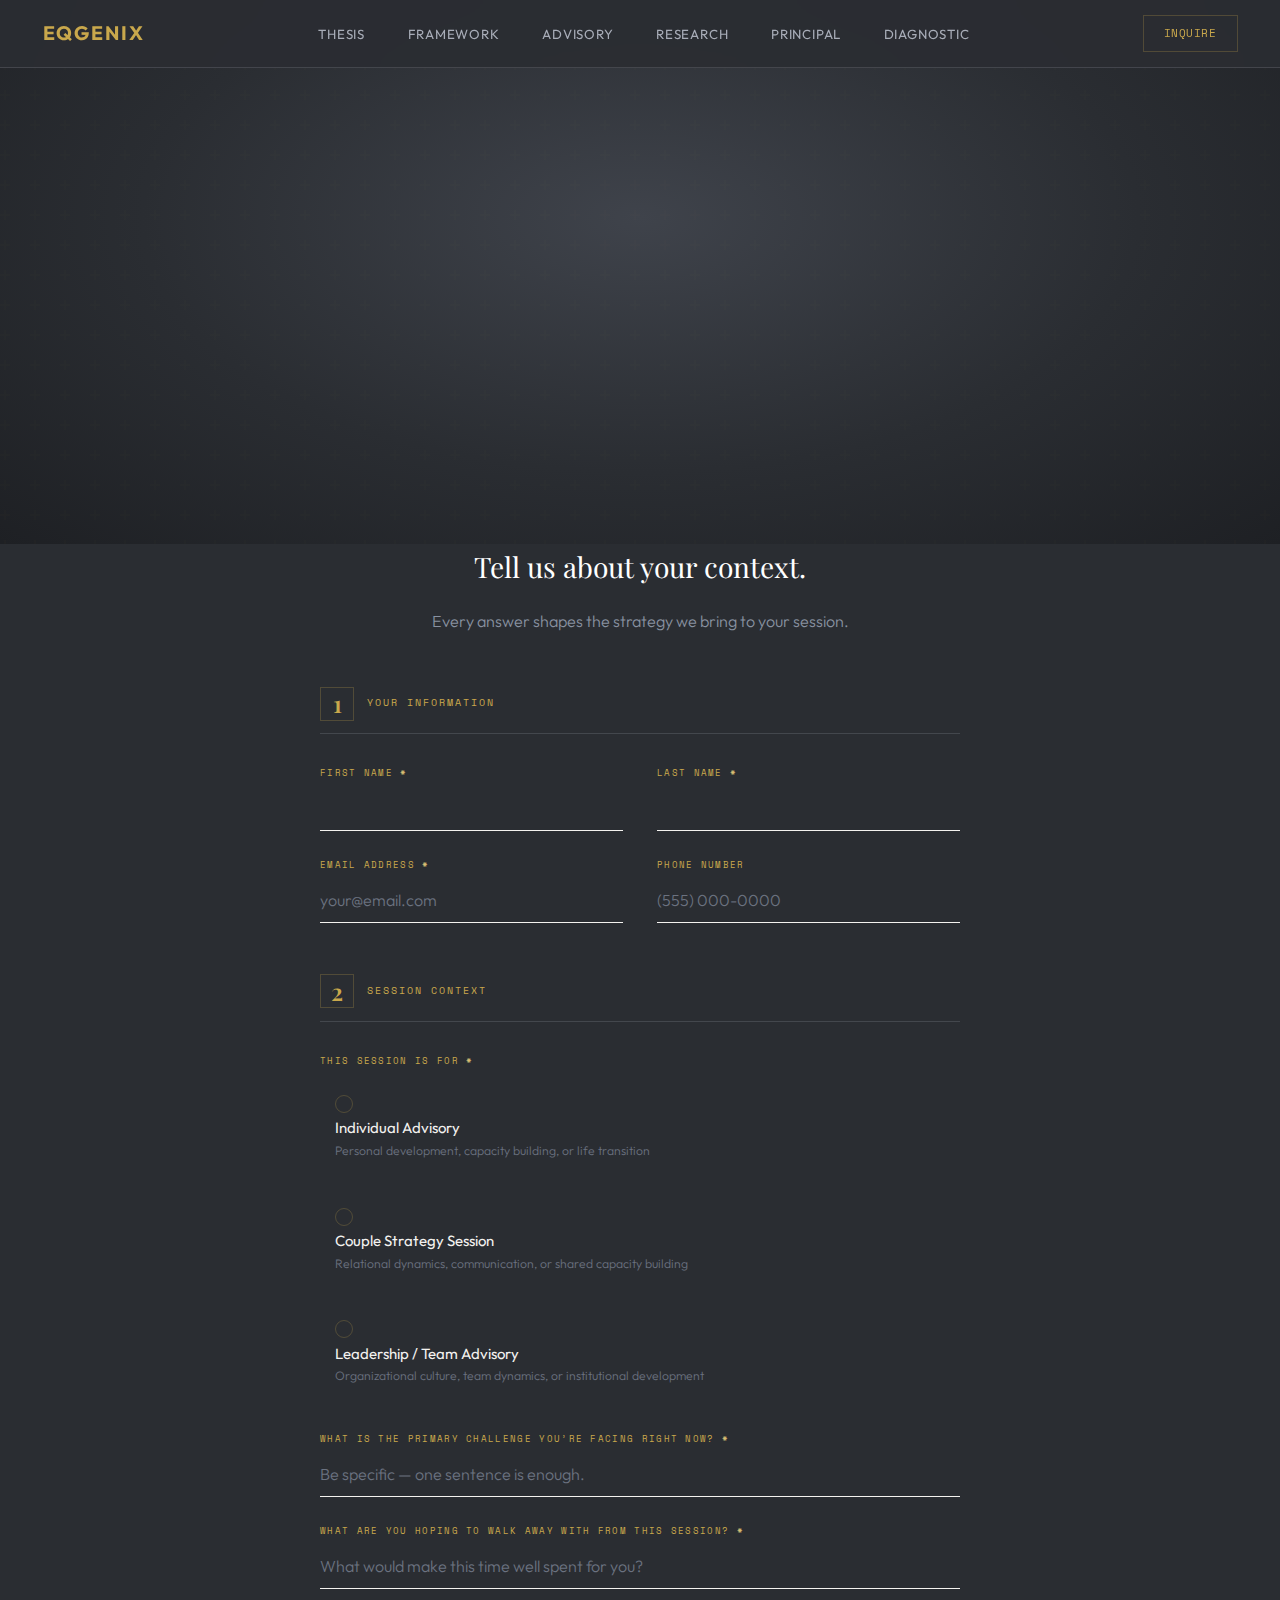
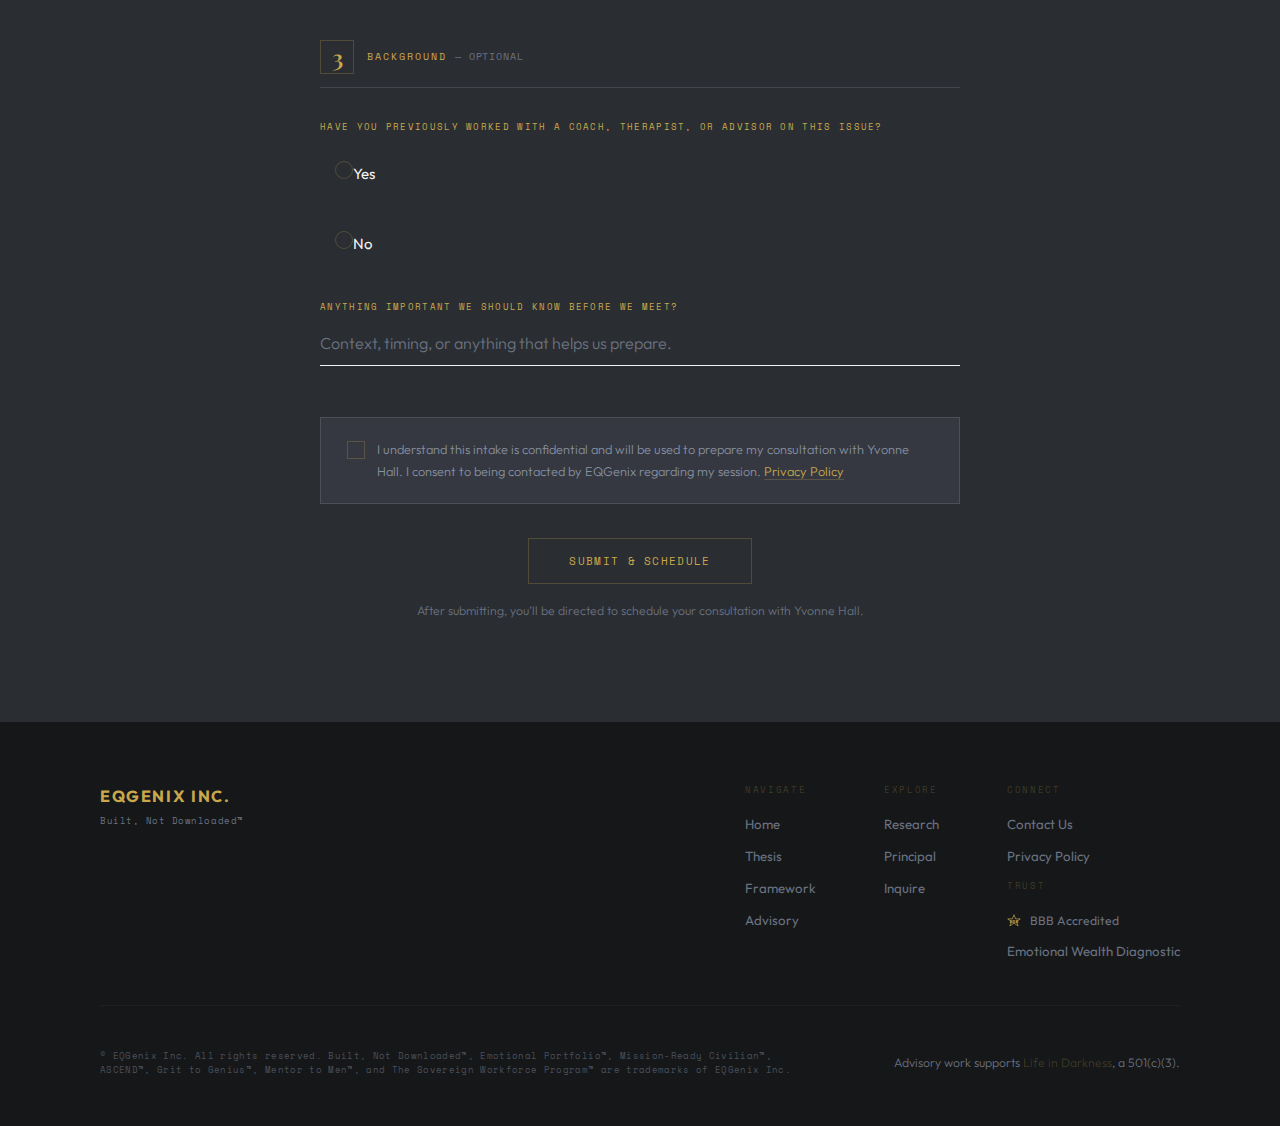
<file: eq-intake-2.html>
<!DOCTYPE html>
<html lang="en">
<head>
  <meta charset="UTF-8">
  <meta name="viewport" content="width=device-width, initial-scale=1.0">
  <title>Consultation Intake — EQGenix</title>
  <meta name="description" content="Schedule a consultation with Yvonne Hall, Founder &amp; CEO of EQGenix. Emotional and cognitive wealth advisory for individuals, couples, and leadership teams.">
  <link rel="preconnect" href="https://fonts.googleapis.com">
  <link rel="preconnect" href="https://fonts.gstatic.com" crossorigin>
  <link href="https://fonts.googleapis.com/css2?family=Playfair+Display:ital,wght@0,400;0,500;0,600;0,700;1,400;1,500&family=Outfit:wght@200;300;400;500;600;700&family=Space+Mono:wght@400;700&display=swap" rel="stylesheet">
  <style>
*,*::before,*::after{margin:0;padding:0;box-sizing:border-box}
:root{--slate-deep:#2a2d32;--slate:#353840;--slate-mid:#3f434b;--slate-light:#4a4f59;--gold:#c9a84c;--gold-light:#ddc175;--gold-dim:rgba(201,168,76,0.25);--gold-glow:rgba(201,168,76,0.08);--silver:#a8adb8;--silver-light:#e8eaed;--silver-bright:#f4f3f0;--silver-dim:rgba(168,173,184,0.2);--stone:#6b7280;--stone-light:#8891a0;--white:#ffffff;--dark:#1e2024;--black:#151719;--serif:'Playfair Display',Georgia,serif;--sans:'Outfit',-apple-system,sans-serif;--mono:'Space Mono',monospace;--error:#c45c55}
html{font-size:17px;scroll-behavior:smooth}
body{font-family:var(--sans);background:var(--slate-deep);color:var(--silver-light);line-height:1.65;font-weight:300;-webkit-font-smoothing:antialiased;overflow-x:hidden}
::selection{background:var(--gold);color:var(--black)}
nav{position:fixed;top:0;left:0;width:100%;z-index:1000;height:68px;display:flex;align-items:center;justify-content:center;background:rgba(42,45,50,0.92);backdrop-filter:blur(24px);-webkit-backdrop-filter:blur(24px);border-bottom:1px solid var(--silver-dim);transition:all .3s}
nav.scrolled{background:rgba(42,45,50,0.97);box-shadow:0 4px 30px rgba(0,0,0,.3)}
.nav-inner{width:100%;max-width:1280px;padding:0 2.5rem;display:flex;align-items:center;justify-content:space-between}
.nav-brand{font-family:var(--sans);font-size:1.15rem;font-weight:700;letter-spacing:.1em;color:var(--gold);text-decoration:none;text-transform:uppercase;transition:opacity .3s}
.nav-brand:hover{opacity:.85}
.nav-links{display:flex;align-items:center;gap:2.5rem;list-style:none}
.nav-links a{font-family:var(--sans);font-size:.78rem;font-weight:400;letter-spacing:.06em;color:var(--silver);text-decoration:none;text-transform:uppercase;transition:color .3s;position:relative}
.nav-links a::after{content:'';position:absolute;bottom:-4px;left:0;width:0;height:1px;background:var(--gold);transition:width .4s ease}
.nav-links a:hover{color:var(--gold-light)}
.nav-links a:hover::after{width:100%}
.nav-inquiry{font-family:var(--mono);font-size:.65rem;letter-spacing:.05em;color:var(--gold);text-decoration:none;text-transform:uppercase;padding:8px 20px;border:1px solid var(--gold-dim);transition:all .3s}
.nav-inquiry:hover{border-color:var(--gold);background:var(--gold-glow)}
.mobile-toggle{display:none;background:none;border:none;cursor:pointer;width:24px;height:16px;position:relative}
.mobile-toggle span{display:block;width:100%;height:1px;background:var(--gold);position:absolute;left:0;transition:all .3s}
.mobile-toggle span:nth-child(1){top:0}.mobile-toggle span:nth-child(2){top:50%}.mobile-toggle span:nth-child(3){bottom:0}
.page-hero{min-height:45vh;display:flex;flex-direction:column;justify-content:center;align-items:center;text-align:center;padding:140px 2rem 80px;position:relative;background:radial-gradient(ellipse at 50% 40%,var(--slate-mid) 0%,var(--slate-deep) 55%,var(--dark) 100%)}
.page-hero::before{content:'';position:absolute;top:0;left:0;width:100%;height:100%;background:url("data:image/svg+xml,%3Csvg width='60' height='60' viewBox='0 0 60 60' xmlns='http://www.w3.org/2000/svg'%3E%3Cg fill='none' fill-rule='evenodd'%3E%3Cg fill='%23c9a84c' fill-opacity='0.03'%3E%3Cpath d='M36 34v-4h-2v4h-4v2h4v4h2v-4h4v-2h-4zm0-30V0h-2v4h-4v2h4v4h2V6h4V4h-4zM6 34v-4H4v4H0v2h4v4h2v-4h4v-2H6zM6 4V0H4v4H0v2h4v4h2V6h4V4H6z'/%3E%3C/g%3E%3C/g%3E%3C/svg%3E");opacity:.5;pointer-events:none}
.page-hero-brand{font-family:var(--sans);font-size:.85rem;font-weight:700;letter-spacing:.12em;text-transform:uppercase;color:var(--gold);margin-bottom:1.5rem;opacity:0;animation:fadeUp .6s .02s forwards}
.page-hero-rule{width:50px;height:1px;background:linear-gradient(90deg,transparent,var(--gold),transparent);margin:0 auto 2rem;opacity:0;animation:fadeUp .6s .05s forwards}
.page-hero-label{font-family:var(--mono);font-size:.62rem;letter-spacing:.25em;text-transform:uppercase;color:var(--gold);margin-bottom:2rem;opacity:0;animation:fadeUp .7s .1s forwards}
.page-hero h1{font-family:var(--serif);font-size:clamp(2.2rem,4.5vw,3.8rem);font-weight:400;line-height:1.15;color:var(--white);max-width:780px;margin-bottom:1.5rem;opacity:0;animation:fadeUp .8s .2s forwards}
.page-hero h1 em{font-style:italic;color:var(--gold-light)}
.page-hero-sub{font-size:1.05rem;font-weight:300;color:var(--silver-light);max-width:560px;line-height:1.8;opacity:0;animation:fadeUp .8s .35s forwards}
.section-label{font-family:var(--mono);font-size:.6rem;letter-spacing:.25em;text-transform:uppercase;color:var(--gold);margin-bottom:1.5rem}
.section-rule{width:40px;height:1px;background:var(--gold-dim);margin:0 auto 2rem}
.content-section{padding:100px 2rem}
.intake-section{max-width:640px;margin:0 auto}
.intake-header{text-align:center;margin-bottom:3rem}
.intake-header h2{font-family:var(--serif);font-size:clamp(1.4rem,2.2vw,1.8rem);font-weight:400;color:var(--white);margin-bottom:1rem}
.intake-header p{font-size:.95rem;color:var(--stone-light);line-height:1.75}
.intake-block{margin-bottom:3rem}
.intake-block-header{display:flex;align-items:center;gap:.75rem;margin-bottom:1.8rem;padding-bottom:.75rem;border-bottom:1px solid var(--silver-dim)}
.intake-block-num{font-family:var(--serif);font-size:1.4rem;font-weight:600;color:var(--gold);width:34px;height:34px;display:flex;align-items:center;justify-content:center;border:1px solid var(--gold-dim);flex-shrink:0}
.intake-block-title{font-family:var(--mono);font-size:.6rem;letter-spacing:.2em;text-transform:uppercase;color:var(--gold)}
.intake-form{display:grid;grid-template-columns:1fr 1fr;gap:1.5rem 2rem}
.intake-form .full-width{grid-column:1/-1}
.intake-form label,.field-label{display:block;font-family:var(--mono);font-size:.55rem;letter-spacing:.14em;text-transform:uppercase;color:var(--gold);margin-bottom:6px}
.field-label--required::after{content:' *';color:var(--gold-light)}
.intake-form input,.intake-form textarea,.intake-form select{width:100%;padding:12px 0;font-family:var(--sans);font-size:.95rem;font-weight:300;color:var(--silver-bright);background:transparent;border:none;border-bottom:1px solid var(--silver-bright);outline:none;transition:border-color .3s;border-radius:0;-webkit-appearance:none}
.intake-form input:focus,.intake-form textarea:focus,.intake-form select:focus{border-bottom-color:var(--gold-light)}
.intake-form input::placeholder,.intake-form textarea::placeholder{color:var(--stone);font-weight:300}
.intake-form textarea{resize:vertical;min-height:80px}
.intake-form select option{background:var(--slate);color:var(--silver-bright)}
.ohnohoney{position:absolute!important;left:-9999px!important;top:-9999px!important;opacity:0!important;height:0!important;width:0!important;overflow:hidden!important;pointer-events:none!important;visibility:hidden!important}
.field-options{display:flex;flex-direction:column;gap:.75rem;padding-top:6px}
.field-option{display:flex;align-items:flex-start;gap:.75rem;cursor:pointer;padding:.7rem .85rem;border:1px solid transparent;transition:border-color .25s ease,background .25s ease}
.field-option:hover{border-color:var(--silver-dim);background:var(--gold-glow)}
.field-option input[type="radio"],.field-option input[type="checkbox"]{appearance:none;-webkit-appearance:none;width:18px;height:18px;min-width:18px;border:1px solid var(--gold-dim);background:transparent;flex-shrink:0;margin-top:2px;cursor:pointer;position:relative;transition:border-color .2s ease,background .2s ease;padding:0}
.field-option input[type="radio"]{border-radius:50%}
.field-option input[type="radio"]:checked,.field-option input[type="checkbox"]:checked{border-color:var(--gold);background:var(--gold)}
.field-option input[type="radio"]:checked::after{content:'';position:absolute;top:50%;left:50%;width:6px;height:6px;background:var(--dark);border-radius:50%;transform:translate(-50%,-50%)}
.field-option input[type="checkbox"]:checked::after{content:'';position:absolute;top:1px;left:5px;width:5px;height:9px;border:solid var(--dark);border-width:0 2px 2px 0;transform:rotate(45deg)}
.field-option span{font-family:var(--sans);text-transform:none;letter-spacing:normal}
.field-option-text{display:flex;flex-direction:column;gap:2px}
.field-option-label{font-family:var(--sans);font-size:.88rem;font-weight:400;color:var(--silver-bright);line-height:1.45;text-transform:none;letter-spacing:normal}
.field-option-desc{font-family:var(--sans);font-size:.72rem;color:var(--stone);font-weight:300;text-transform:none;letter-spacing:normal}
.consent-block{padding:1.25rem 1.5rem;background:var(--slate);border:1px solid var(--silver-dim);margin-bottom:2rem}
.consent-block .field-option{padding:0;border:none}
.consent-block .field-option:hover{background:transparent}
.consent-text{font-size:.75rem;color:var(--stone-light);line-height:1.7;font-weight:300}
.consent-text a{color:var(--gold);text-decoration:none;border-bottom:1px solid var(--gold-dim);transition:border-color .3s}
.consent-text a:hover{border-color:var(--gold)}
.submit-area{text-align:center}
.submit-btn{font-family:var(--mono);font-size:.65rem;letter-spacing:.12em;text-transform:uppercase;color:var(--gold);background:transparent;border:1px solid var(--gold-dim);padding:14px 40px;cursor:pointer;transition:all .4s}
.submit-btn:hover{border-color:var(--gold);background:rgba(201,168,76,.08);color:var(--gold-light)}
.submit-btn:focus-visible{outline:2px solid var(--gold);outline-offset:3px}
.submit-note{font-size:.72rem;color:var(--stone);margin-top:1rem;font-weight:300}
.field--error input,.field--error select,.field--error textarea{border-bottom-color:var(--error)!important}
.field--error .field-options{outline:1px solid var(--error);outline-offset:4px}
.field-error-msg{display:none;font-family:var(--sans);font-size:.7rem;color:var(--error);margin-top:4px;font-weight:400}
.field--error .field-error-msg{display:block}
.consent-block.consent--error{border-color:var(--error)}
footer{padding:60px 2rem 48px;background:var(--black);color:var(--stone)}
.footer-inner{max-width:1080px;margin:0 auto}
.footer-top{display:flex;justify-content:space-between;align-items:flex-start;margin-bottom:2.5rem;padding-bottom:2.5rem;border-bottom:1px solid rgba(201,168,76,.06)}
.footer-brand{font-family:var(--sans);font-size:.95rem;font-weight:700;letter-spacing:.1em;text-transform:uppercase;color:var(--gold);text-decoration:none}
.footer-tagline{font-family:var(--mono);font-size:.52rem;color:var(--stone);letter-spacing:.06em;margin-top:4px}
.footer-columns{display:flex;gap:4rem}
.footer-col{display:flex;flex-direction:column;gap:.6rem}
.footer-col-title{font-family:var(--mono);font-size:.55rem;letter-spacing:.18em;text-transform:uppercase;color:var(--gold-dim);margin-bottom:.4rem}
.footer-col a{font-size:.78rem;font-weight:400;color:var(--stone);text-decoration:none;transition:color .3s}
.footer-col a:hover{color:var(--gold)}
.footer-bottom{display:flex;justify-content:space-between;align-items:center;flex-wrap:wrap;gap:1rem}
.footer-legal{font-family:var(--mono);font-size:.5rem;color:var(--slate-light);letter-spacing:.04em;max-width:700px;line-height:1.7}
.footer-nonprofit{font-size:.72rem;color:var(--stone)}
.footer-nonprofit a{color:var(--gold-dim);text-decoration:none;transition:color .3s}
.footer-nonprofit a:hover{color:var(--gold)}
@keyframes fadeUp{from{opacity:0;transform:translateY(20px)}to{opacity:1;transform:translateY(0)}}
.reveal{opacity:0;transform:translateY(24px);transition:opacity .7s ease,transform .7s ease}
.reveal.visible{opacity:1;transform:translateY(0)}
@media(max-width:900px){html{font-size:16px}.intake-form{grid-template-columns:1fr}}
@media(max-width:680px){.nav-links,.nav-inquiry{display:none}.mobile-toggle{display:block}.nav-links.open{display:flex;flex-direction:column;position:absolute;top:68px;left:0;width:100%;background:var(--slate-deep);padding:1.5rem 2.5rem 2rem;gap:1.2rem;border-bottom:1px solid var(--silver-dim)}.page-hero h1{font-size:2rem}.submit-btn{width:100%}.footer-top{flex-direction:column;gap:2rem}.footer-columns{flex-direction:column;gap:1.5rem}.footer-bottom{flex-direction:column;align-items:flex-start}}
@media(prefers-reduced-motion:reduce){*,*::before,*::after{animation-duration:.01ms!important;transition-duration:.01ms!important}}
*:focus-visible{outline:2px solid var(--gold);outline-offset:2px}
  </style>
</head>
<body>
  <nav id="mainNav"><div class="nav-inner"><a href="index.html" class="nav-brand">EQGenix</a><ul class="nav-links" id="navLinks"><li><a href="thesis.html">Thesis</a></li><li><a href="framework.html">Framework</a></li><li><a href="advisory.html">Advisory</a></li><li><a href="research.html">Research</a></li><li><a href="principal.html">Principal</a></li>
        <li><a href="assessment.html">Diagnostic</a></li></ul><a href="contact.html" class="nav-inquiry">Inquire</a><button class="mobile-toggle" id="mobileToggle" aria-label="Menu"><span></span><span></span><span></span></button></div></nav>

  <section class="page-hero">
    <p class="page-hero-brand">EQGenix</p>
    <div class="page-hero-rule"></div>
    <p class="page-hero-label">Consultation Intake</p>
    <h1>Begin Your <em>Consultation</em></h1>
    <p class="page-hero-sub">A strategic session with Yvonne Hall, Founder &amp; CEO. Complete this intake so we can prepare a focused, high-value conversation tailored to your situation.</p>
  </section>

  <section class="content-section" style="padding:0 2rem 100px">
    <div class="intake-section reveal">
      <div class="intake-header">
        
        
        <h2>Tell us about your context.</h2>
        <p>Every answer shapes the strategy we bring to your session.</p>
      </div>

      <form id="eq-intake" name="eqgenix-consultation" method="POST" data-netlify="true" netlify-honeypot="bot-field" action="/eq-success.html" novalidate>
        <input type="hidden" name="form-name" value="eqgenix-consultation">
        <div class="ohnohoney" aria-hidden="true"><label>Do not fill this out: <input name="bot-field" tabindex="-1" autocomplete="off"></label></div>

        <div class="intake-block">
          <div class="intake-block-header"><span class="intake-block-num" aria-hidden="true">1</span><span class="intake-block-title">Your Information</span></div>
          <div class="intake-form">
            <div class="field" id="f-fname"><label for="first-name" class="field-label field-label--required">First Name</label><input type="text" id="first-name" name="first_name" autocomplete="given-name" required><span class="field-error-msg">Required</span></div>
            <div class="field" id="f-lname"><label for="last-name" class="field-label field-label--required">Last Name</label><input type="text" id="last-name" name="last_name" autocomplete="family-name" required><span class="field-error-msg">Required</span></div>
            <div class="field" id="f-email"><label for="email" class="field-label field-label--required">Email Address</label><input type="email" id="email" name="email" autocomplete="email" placeholder="your@email.com" required><span class="field-error-msg">Valid email required</span></div>
            <div class="field"><label for="phone" class="field-label">Phone Number</label><input type="tel" id="phone" name="phone" autocomplete="tel" placeholder="(555) 000-0000"></div>
          </div>
        </div>

        <div class="intake-block">
          <div class="intake-block-header"><span class="intake-block-num" aria-hidden="true">2</span><span class="intake-block-title">Session Context</span></div>
          <div class="intake-form">
            <div class="full-width field" id="f-session-type">
              <label class="field-label field-label--required" id="session-type-label">This Session Is For</label>
              <div class="field-options" role="radiogroup" aria-labelledby="session-type-label">
                <label class="field-option"><input type="radio" name="session_type" value="individual" required><span class="field-option-text"><span class="field-option-label">Individual Advisory</span><span class="field-option-desc">Personal development, capacity building, or life transition</span></span></label>
                <label class="field-option"><input type="radio" name="session_type" value="couple"><span class="field-option-text"><span class="field-option-label">Couple Strategy Session</span><span class="field-option-desc">Relational dynamics, communication, or shared capacity building</span></span></label>
                <label class="field-option"><input type="radio" name="session_type" value="leadership"><span class="field-option-text"><span class="field-option-label">Leadership / Team Advisory</span><span class="field-option-desc">Organizational culture, team dynamics, or institutional development</span></span></label>
              </div>
              <span class="field-error-msg">Required</span>
            </div>
            <div class="full-width field" id="f-challenge"><label for="primary-challenge" class="field-label field-label--required">What Is the Primary Challenge You&#8217;re Facing Right Now?</label><input type="text" id="primary-challenge" name="primary_challenge" placeholder="Be specific &#8212; one sentence is enough." required><span class="field-error-msg">Required</span></div>
            <div class="full-width field" id="f-outcome"><label for="desired-outcome" class="field-label field-label--required">What Are You Hoping to Walk Away with from This Session?</label><input type="text" id="desired-outcome" name="desired_outcome" placeholder="What would make this time well spent for you?" required><span class="field-error-msg">Required</span></div>
          </div>
        </div>

        <div class="intake-block">
          <div class="intake-block-header"><span class="intake-block-num" aria-hidden="true">3</span><span class="intake-block-title">Background <span style="font-weight:400;letter-spacing:.08em;color:var(--stone)">&#8212; Optional</span></span></div>
          <div class="intake-form">
            <div class="full-width field">
              <label class="field-label" id="prior-label">Have You Previously Worked with a Coach, Therapist, or Advisor on This Issue?</label>
              <div class="field-options" role="radiogroup" aria-labelledby="prior-label">
                <label class="field-option"><input type="radio" name="prior_support" value="yes"><span class="field-option-label">Yes</span></label>
                <label class="field-option"><input type="radio" name="prior_support" value="no"><span class="field-option-label">No</span></label>
              </div>
            </div>
            <div class="full-width field"><label for="additional" class="field-label">Anything Important We Should Know Before We Meet?</label><input type="text" id="additional" name="additional_context" placeholder="Context, timing, or anything that helps us prepare."></div>
          </div>
        </div>

        <div class="consent-block" id="consent-block">
          <label class="field-option"><input type="checkbox" id="consent" name="consent" value="yes" required><span class="consent-text">I understand this intake is confidential and will be used to prepare my consultation with Yvonne Hall. I consent to being contacted by EQGenix regarding my session. <a href="privacy.html">Privacy Policy</a></span></label>
        </div>

        <div class="submit-area">
          <button type="submit" class="submit-btn">Submit &amp; Schedule</button>
          <p class="submit-note">After submitting, you&#8217;ll be directed to schedule your consultation with Yvonne Hall.</p>
        </div>
      </form>
    </div>
  </section>

  <footer><div class="footer-inner"><div class="footer-top"><div><a href="index.html" class="footer-brand">EQGenix Inc.</a><p class="footer-tagline">Built, Not Downloaded&#8482;</p></div><div class="footer-columns"><div class="footer-col"><p class="footer-col-title">Navigate</p><a href="index.html">Home</a><a href="thesis.html">Thesis</a><a href="framework.html">Framework</a><a href="advisory.html">Advisory</a></div><div class="footer-col"><p class="footer-col-title">Explore</p><a href="research.html">Research</a><a href="principal.html">Principal</a><a href="contact.html">Inquire</a></div><div class="footer-col"><p class="footer-col-title">Connect</p><a href="contact.html">Contact Us</a><a href="privacy.html">Privacy Policy</a>
          <div class="footer-col" style="min-width:160px">
            <p class="footer-col-title">Trust</p>
            <a href="https://www.bbb.org" target="_blank" rel="noopener noreferrer" style="display:inline-flex;align-items:center;gap:.5rem;color:var(--stone);text-decoration:none;transition:color .3s;font-size:.72rem" title="BBB Accredited Business">
              <svg width="14" height="14" viewBox="0 0 40 40" fill="none"><path d="M20 2L24.5 14H38L27.2 21.8L31.8 34L20 26.2L8.2 34L12.8 21.8L2 14H15.5L20 2Z" stroke="#c9a84c" stroke-width="2" stroke-linejoin="round"/><text x="20" y="25" text-anchor="middle" font-family="serif" font-size="12" font-weight="700" fill="#c9a84c">BBB</text></svg>
              BBB Accredited
            </a>
            <a href="assessment.html">Emotional Wealth Diagnostic</a>
          </div>
          </div></div></div>
      <div class="footer-bottom"><span class="footer-legal">&#169; EQGenix Inc. All rights reserved. Built, Not Downloaded&#8482;, Emotional Portfolio&#8482;, Mission-Ready Civilian&#8482;, ASCEND&#8482;, Grit to Genius&#8482;, Mentor to Men&#8482;, and The Sovereign Workforce Program&#8482; are trademarks of EQGenix Inc.</span><span class="footer-nonprofit">Advisory work supports <a href="https://www.lifeindarkness.org">Life in Darkness</a>, a 501(c)(3).</span></div></div></footer>

  <script>
  document.addEventListener('DOMContentLoaded',function(){var nav=document.getElementById('mainNav');if(nav){window.addEventListener('scroll',function(){nav.classList.toggle('scrolled',window.scrollY>40)})}var toggle=document.getElementById('mobileToggle');var links=document.getElementById('navLinks');if(toggle&&links){toggle.addEventListener('click',function(){links.classList.toggle('open')});links.querySelectorAll('a').forEach(function(link){link.addEventListener('click',function(){links.classList.remove('open')})})}var reveals=document.querySelectorAll('.reveal');if(reveals.length){var observer=new IntersectionObserver(function(entries){entries.forEach(function(entry){if(entry.isIntersecting)entry.target.classList.add('visible')})},{threshold:.1,rootMargin:'0px 0px -60px 0px'});reveals.forEach(function(el){observer.observe(el)})}var form=document.getElementById('eq-intake');form.addEventListener('submit',function(e){form.querySelectorAll('.field--error').forEach(function(f){f.classList.remove('field--error')});document.getElementById('consent-block').classList.remove('consent--error');var firstError=null,valid=true;function markError(el,isConsent){if(isConsent){document.getElementById('consent-block').classList.add('consent--error')}else{var field=el.closest('.field');if(field)field.classList.add('field--error')}if(!firstError)firstError=el;valid=false}var req=form.querySelectorAll('input[required]:not([type="radio"]):not([type="checkbox"])');for(var i=0;i<req.length;i++){if(!req[i].value||!req[i].value.trim())markError(req[i]);else if(req[i].type==='email'&&!/^[^\s@]+@[^\s@]+\.[^\s@]+$/.test(req[i].value))markError(req[i])}if(!form.querySelector('input[name="session_type"]:checked')){markError(form.querySelector('input[name="session_type"]'))}if(!document.getElementById('consent').checked)markError(document.getElementById('consent'),true);if(!valid){e.preventDefault();if(firstError){firstError.focus();firstError.scrollIntoView({behavior:'smooth',block:'center'})}}});form.addEventListener('input',function(e){var f=e.target.closest('.field');if(f)f.classList.remove('field--error');document.getElementById('consent-block').classList.remove('consent--error')});form.addEventListener('change',function(e){var f=e.target.closest('.field');if(f)f.classList.remove('field--error');document.getElementById('consent-block').classList.remove('consent--error')})});
  </script>
</body>
</html>
</file>
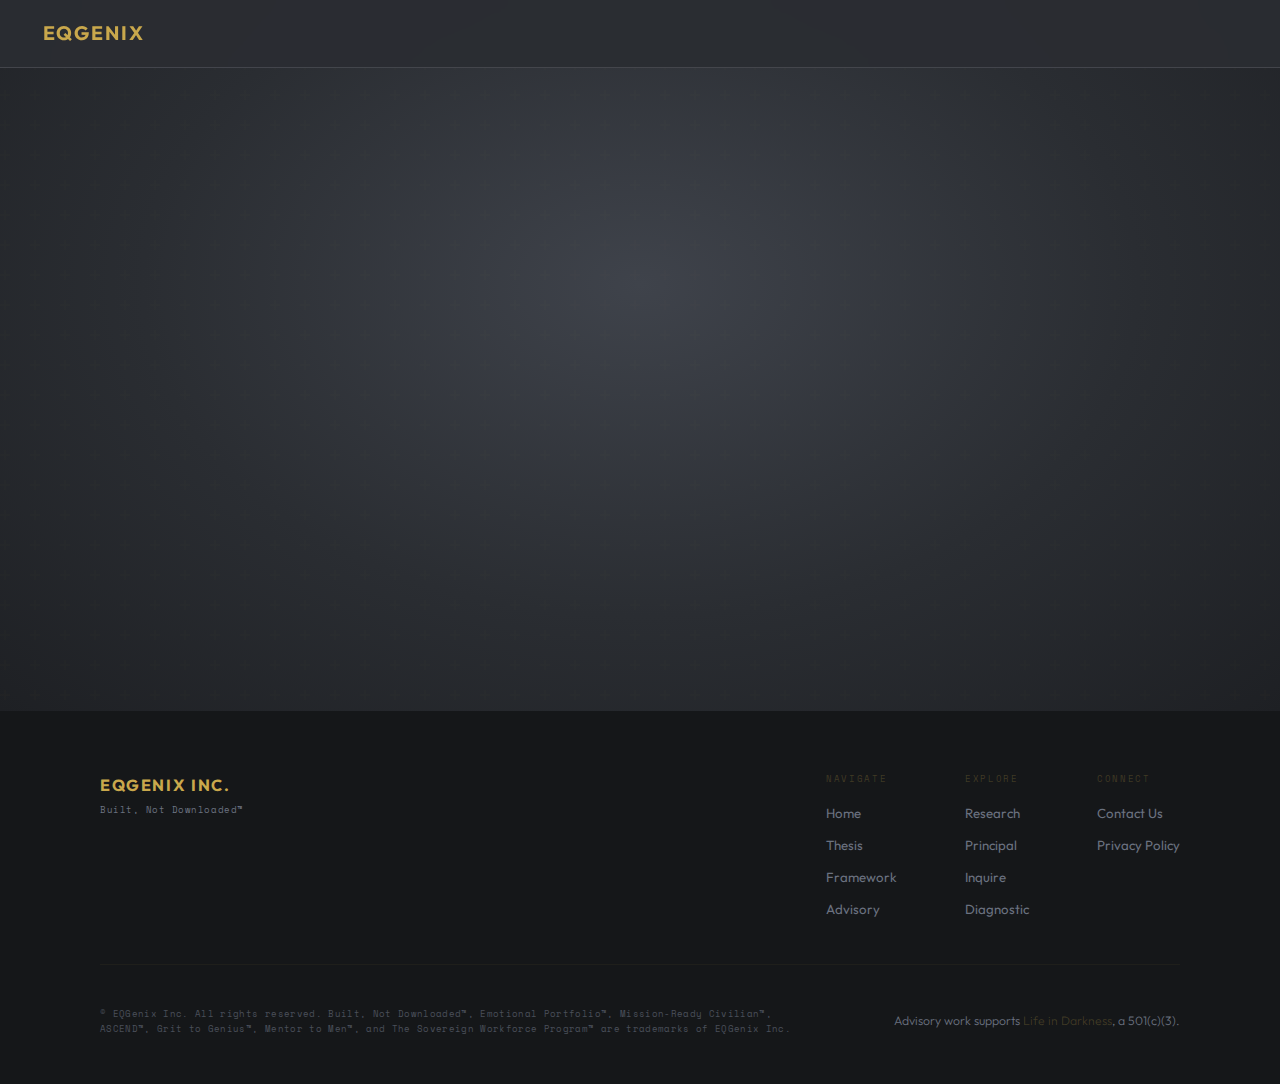
<file: eq-success.html>
<!DOCTYPE html>
<html lang="en">
<head>
  <meta charset="UTF-8">
  <meta name="viewport" content="width=device-width, initial-scale=1.0">
  <title>Intake Received — EQGenix</title>
  <link rel="preconnect" href="https://fonts.googleapis.com">
  <link rel="preconnect" href="https://fonts.gstatic.com" crossorigin>
  <link href="https://fonts.googleapis.com/css2?family=Playfair+Display:ital,wght@0,400;0,500;0,600;0,700;1,400;1,500&family=Outfit:wght@200;300;400;500;600;700&family=Space+Mono:wght@400;700&display=swap" rel="stylesheet">
  <style>
*,*::before,*::after{margin:0;padding:0;box-sizing:border-box}
:root{--slate-deep:#2a2d32;--slate:#353840;--slate-mid:#3f434b;--slate-light:#4a4f59;--gold:#c9a84c;--gold-light:#ddc175;--gold-dim:rgba(201,168,76,0.25);--gold-glow:rgba(201,168,76,0.08);--silver:#a8adb8;--silver-light:#e8eaed;--silver-bright:#f4f3f0;--silver-dim:rgba(168,173,184,0.2);--stone:#6b7280;--stone-light:#8891a0;--white:#ffffff;--dark:#1e2024;--black:#151719;--serif:'Playfair Display',Georgia,serif;--sans:'Outfit',-apple-system,sans-serif;--mono:'Space Mono',monospace}
html{font-size:17px;scroll-behavior:smooth}
body{font-family:var(--sans);background:var(--slate-deep);color:var(--silver-light);line-height:1.65;font-weight:300;-webkit-font-smoothing:antialiased;min-height:100vh;display:flex;flex-direction:column;overflow-x:hidden}
::selection{background:var(--gold);color:var(--black)}
nav{position:fixed;top:0;left:0;width:100%;z-index:1000;height:68px;display:flex;align-items:center;justify-content:center;background:rgba(42,45,50,0.92);backdrop-filter:blur(24px);border-bottom:1px solid var(--silver-dim)}
.nav-inner{width:100%;max-width:1280px;padding:0 2.5rem;display:flex;align-items:center;justify-content:space-between}
.nav-brand{font-family:var(--sans);font-size:1.15rem;font-weight:700;letter-spacing:.1em;color:var(--gold);text-decoration:none;text-transform:uppercase}
.success{flex:1;display:flex;flex-direction:column;align-items:center;justify-content:center;text-align:center;padding:140px 2rem 80px;position:relative;background:radial-gradient(ellipse at 50% 40%,var(--slate-mid) 0%,var(--slate-deep) 55%,var(--dark) 100%)}
.success::before{content:'';position:absolute;top:0;left:0;width:100%;height:100%;background:url("data:image/svg+xml,%3Csvg width='60' height='60' viewBox='0 0 60 60' xmlns='http://www.w3.org/2000/svg'%3E%3Cg fill='none' fill-rule='evenodd'%3E%3Cg fill='%23c9a84c' fill-opacity='0.03'%3E%3Cpath d='M36 34v-4h-2v4h-4v2h4v4h2v-4h4v-2h-4zm0-30V0h-2v4h-4v2h4v4h2V6h4V4h-4zM6 34v-4H4v4H0v2h4v4h2v-4h4v-2H6zM6 4V0H4v4H0v2h4v4h2V6h4V4H6z'/%3E%3C/g%3E%3C/g%3E%3C/svg%3E");opacity:.5;pointer-events:none}
.success__icon{width:56px;height:56px;border:2px solid var(--gold);border-radius:50%;display:flex;align-items:center;justify-content:center;margin-bottom:2rem;opacity:0;animation:fadeUp .6s .1s forwards}
.success__icon svg{width:24px;height:24px;stroke:var(--gold)}
.success__title{font-family:var(--serif);font-size:clamp(1.8rem,4vw,2.8rem);font-weight:400;color:var(--white);margin-bottom:1.2rem;opacity:0;animation:fadeUp .8s .2s forwards}
.success__text{font-size:.95rem;color:var(--silver-light);font-weight:300;line-height:1.8;max-width:460px;margin-bottom:2.5rem;opacity:0;animation:fadeUp .8s .35s forwards}
.success__cta{display:inline-block;font-family:var(--mono);font-size:.65rem;letter-spacing:.12em;text-transform:uppercase;color:var(--gold);text-decoration:none;padding:14px 40px;border:1px solid var(--gold-dim);transition:all .4s;opacity:0;animation:fadeUp .7s .5s forwards}
.success__cta:hover{border-color:var(--gold);background:var(--gold-glow);color:var(--gold-light)}
.success__back{display:inline-block;margin-top:1.5rem;font-size:.75rem;color:var(--stone);text-decoration:none;border-bottom:1px solid var(--silver-dim);transition:color .3s;opacity:0;animation:fadeUp .6s .6s forwards}
.success__back:hover{color:var(--gold)}
.success__tagline{font-family:var(--serif);font-size:.9rem;font-style:italic;color:var(--gold-dim);margin-top:3rem;opacity:0;animation:fadeUp .6s .7s forwards}
footer{padding:60px 2rem 48px;background:var(--black);color:var(--stone)}
.footer-inner{max-width:1080px;margin:0 auto}
.footer-top{display:flex;justify-content:space-between;align-items:flex-start;margin-bottom:2.5rem;padding-bottom:2.5rem;border-bottom:1px solid rgba(201,168,76,.06)}
.footer-brand{font-family:var(--sans);font-size:.95rem;font-weight:700;letter-spacing:.1em;text-transform:uppercase;color:var(--gold);text-decoration:none}
.footer-tagline{font-family:var(--mono);font-size:.52rem;color:var(--stone);letter-spacing:.06em;margin-top:4px}
.footer-columns{display:flex;gap:4rem}
.footer-col{display:flex;flex-direction:column;gap:.6rem}
.footer-col-title{font-family:var(--mono);font-size:.55rem;letter-spacing:.18em;text-transform:uppercase;color:var(--gold-dim);margin-bottom:.4rem}
.footer-col a{font-size:.78rem;font-weight:400;color:var(--stone);text-decoration:none;transition:color .3s}
.footer-col a:hover{color:var(--gold)}
.footer-bottom{display:flex;justify-content:space-between;align-items:center;flex-wrap:wrap;gap:1rem}
.footer-legal{font-family:var(--mono);font-size:.5rem;color:var(--slate-light);letter-spacing:.04em;max-width:700px;line-height:1.7}
.footer-nonprofit{font-size:.72rem;color:var(--stone)}
.footer-nonprofit a{color:var(--gold-dim);text-decoration:none;transition:color .3s}
.footer-nonprofit a:hover{color:var(--gold)}
@keyframes fadeUp{from{opacity:0;transform:translateY(20px)}to{opacity:1;transform:translateY(0)}}
@media(max-width:680px){.success__cta{width:100%;text-align:center}.footer-top{flex-direction:column;gap:2rem}.footer-columns{flex-direction:column;gap:1.5rem}.footer-bottom{flex-direction:column;align-items:flex-start}}
@media(prefers-reduced-motion:reduce){*{animation-duration:.01ms!important}}
  </style>
</head>
<body>
  <nav><div class="nav-inner"><a href="index.html" class="nav-brand">EQGenix</a></div></nav>

  <main class="success">
    <div class="success__icon" aria-hidden="true"><svg viewBox="0 0 24 24" fill="none" stroke-width="2" stroke-linecap="round" stroke-linejoin="round"><polyline points="20 6 9 17 4 12"></polyline></svg></div>
    <h1 class="success__title">Intake Received.</h1>
    <p class="success__text">Thank you. Your responses have been submitted and Yvonne will review them before your session. The next step is to select a time that works for you.</p>
    <a href="https://calendly.com/yhall-eqgenix/eqgenix-consultation-with-yvonne-hall" class="success__cta" target="_blank" rel="noopener noreferrer">Schedule Your Consultation</a>
    <a href="index.html" class="success__back">Return to EQGenix</a>
    <p class="success__tagline">Built, Not Downloaded.&#8482;</p>
  </main>

  <footer><div class="footer-inner"><div class="footer-top"><div><a href="index.html" class="footer-brand">EQGenix Inc.</a><p class="footer-tagline">Built, Not Downloaded&#8482;</p></div><div class="footer-columns"><div class="footer-col"><p class="footer-col-title">Navigate</p><a href="index.html">Home</a><a href="thesis.html">Thesis</a><a href="framework.html">Framework</a><a href="advisory.html">Advisory</a></div><div class="footer-col"><p class="footer-col-title">Explore</p><a href="research.html">Research</a><a href="principal.html">Principal</a><a href="contact.html">Inquire</a><a href="assessment.html">Diagnostic</a></div><div class="footer-col"><p class="footer-col-title">Connect</p><a href="contact.html">Contact Us</a><a href="privacy.html">Privacy Policy</a>
          </div></div></div>
      <div class="footer-bottom"><span class="footer-legal">&#169; EQGenix Inc. All rights reserved. Built, Not Downloaded&#8482;, Emotional Portfolio&#8482;, Mission-Ready Civilian&#8482;, ASCEND&#8482;, Grit to Genius&#8482;, Mentor to Men&#8482;, and The Sovereign Workforce Program&#8482; are trademarks of EQGenix Inc.</span><span class="footer-nonprofit">Advisory work supports <a href="https://www.lifeindarkness.org">Life in Darkness</a>, a 501(c)(3).</span></div></div></footer>

  <script>
  document.addEventListener('DOMContentLoaded', () => {
    const nav = document.getElementById('mainNav');
    if (nav) {
      window.addEventListener('scroll', () => nav.classList.toggle('scrolled', window.scrollY > 40));
    }
    const toggle = document.getElementById('mobileToggle');
    const navLinks = document.getElementById('navLinks');
    if (toggle && navLinks) {
      toggle.addEventListener('click', () => navLinks.classList.toggle('open'));
      navLinks.querySelectorAll('a').forEach(a => a.addEventListener('click', () => navLinks.classList.remove('open')));
    }
  });
  </script>
</body>
</html>
</file>
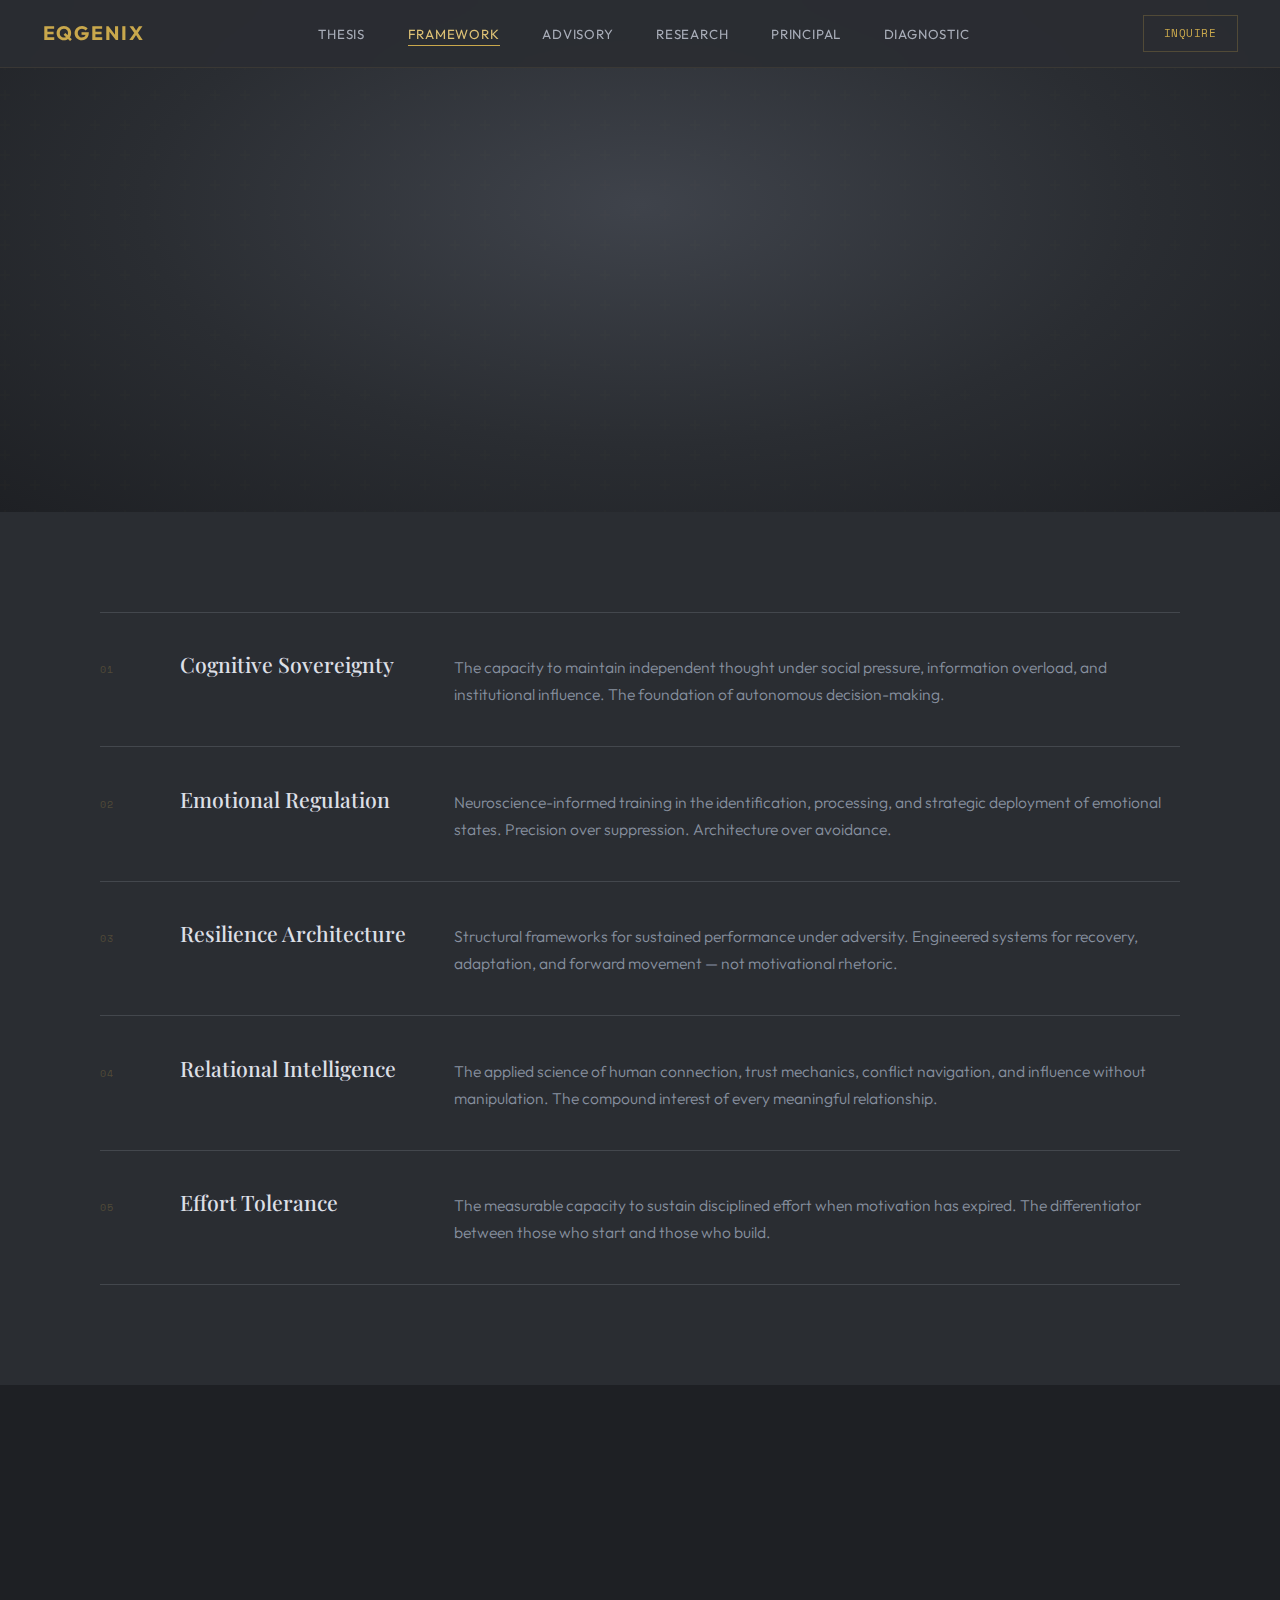
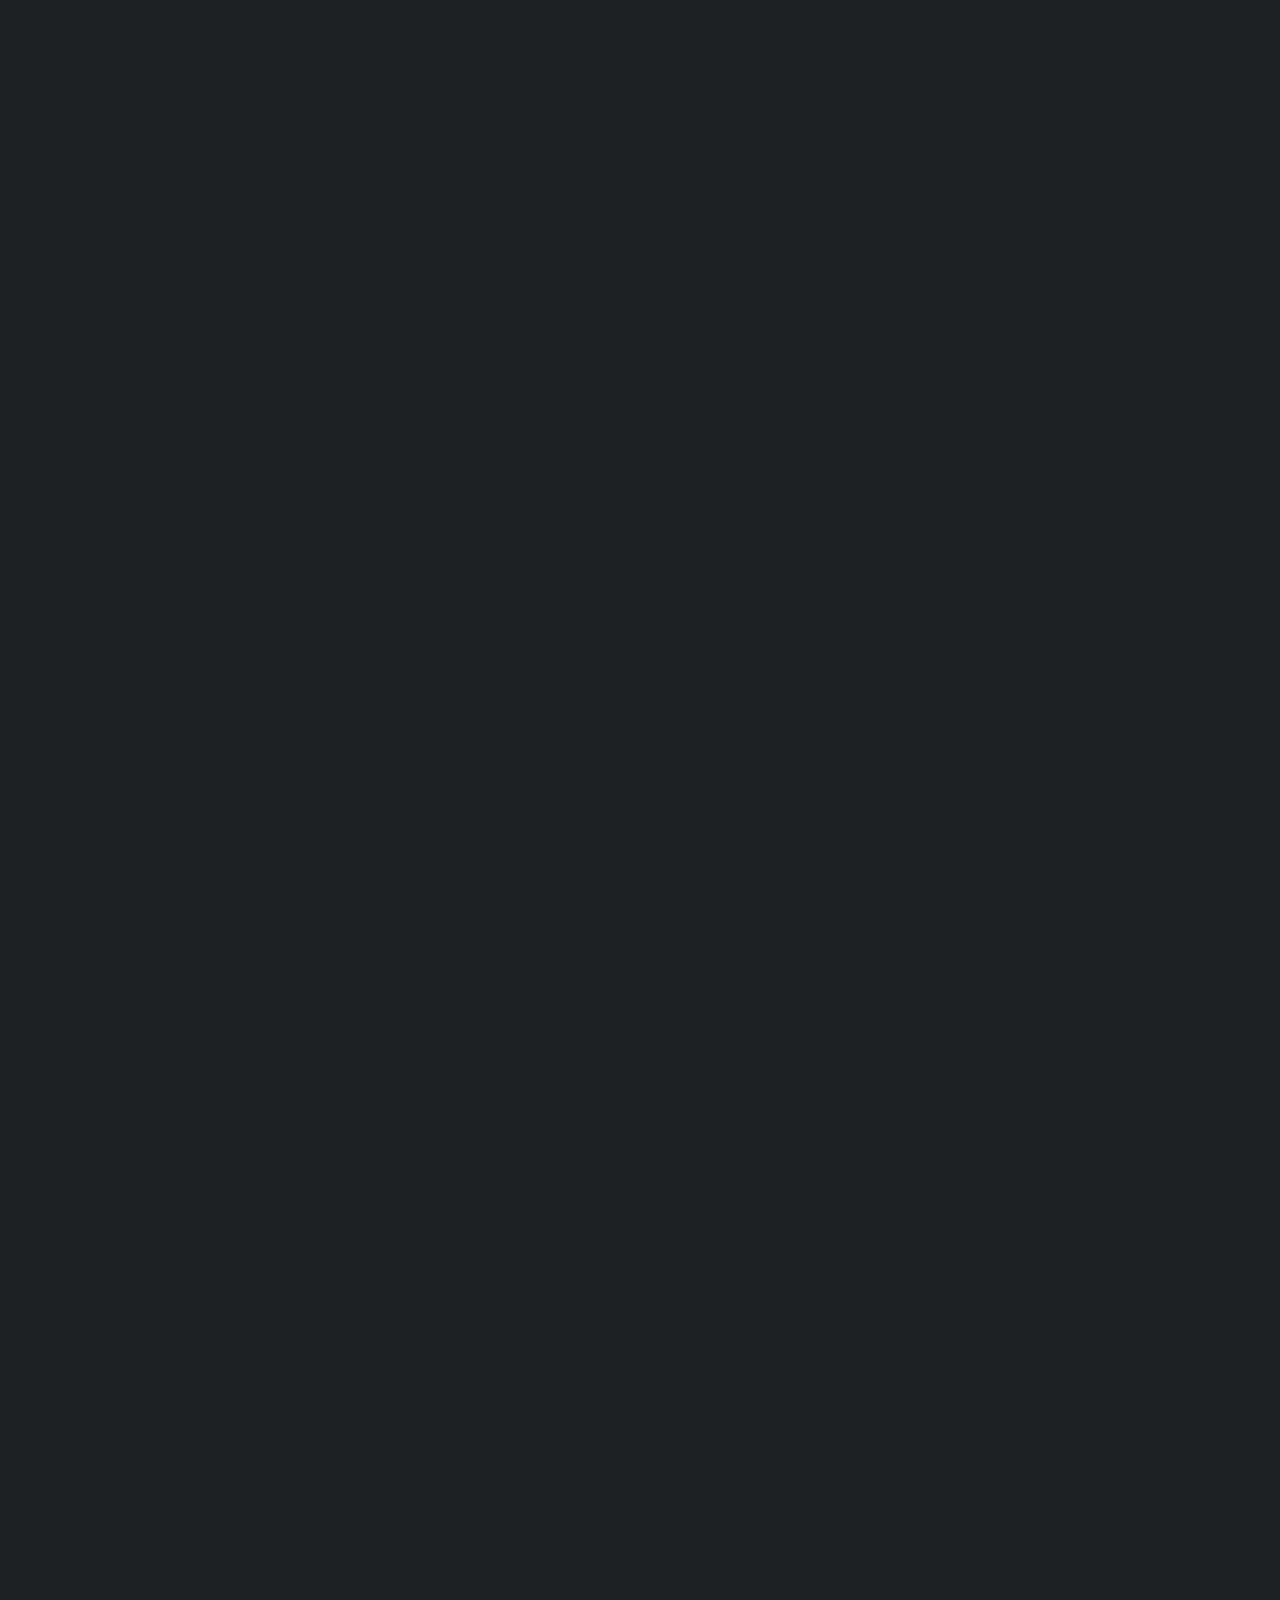
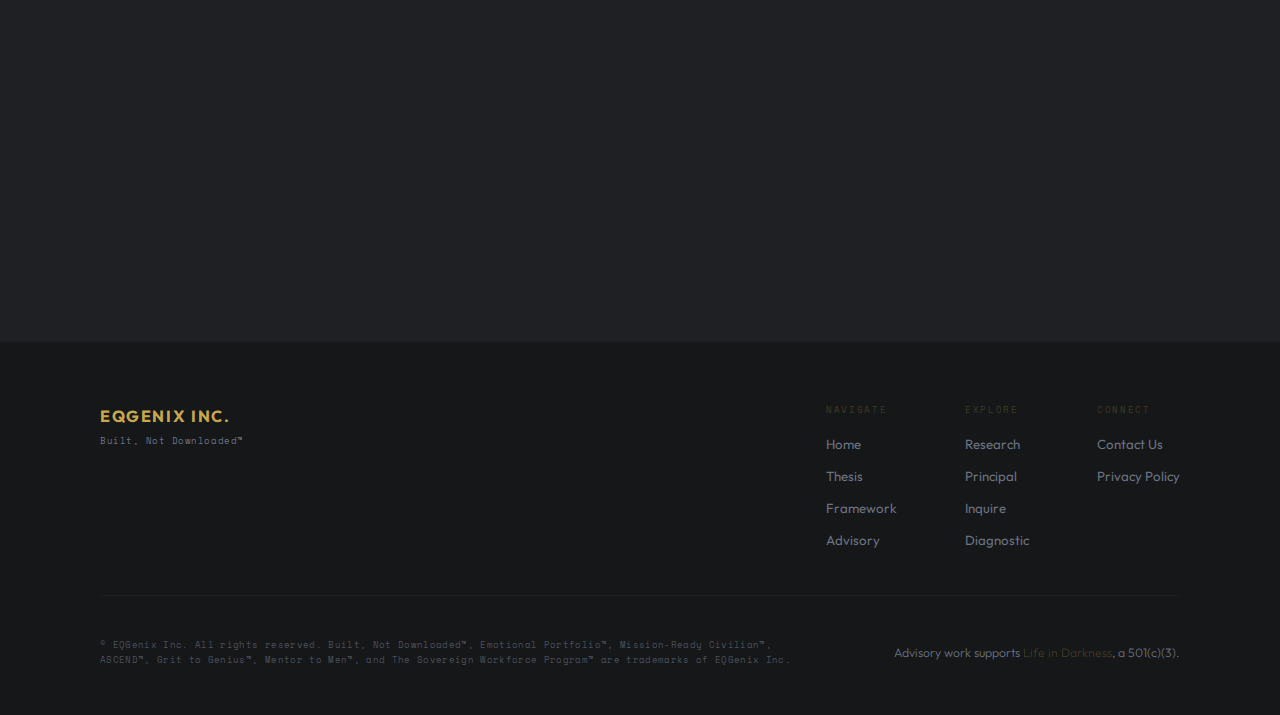
<file: framework.html>
<!DOCTYPE html>
<html lang="en">
<head>
  <meta charset="UTF-8">
  <meta name="viewport" content="width=device-width, initial-scale=1.0">
  <title>The Emotional Portfolio™ — EQGenix</title>
  <link rel="preconnect" href="https://fonts.googleapis.com">
  <link rel="preconnect" href="https://fonts.gstatic.com" crossorigin>
  <link href="https://fonts.googleapis.com/css2?family=Playfair+Display:ital,wght@0,400;0,500;0,600;0,700;1,400;1,500&family=Outfit:wght@200;300;400;500;600;700&family=Space+Mono:wght@400;700&display=swap" rel="stylesheet">
  <style>
/* ═══════════════════════════════════════════════════
   EQGenix — Emotional & Cognitive Wealth Advisors
   Global Stylesheet
   ═══════════════════════════════════════════════════ */

*, *::before, *::after {
  margin: 0;
  padding: 0;
  box-sizing: border-box;
}

:root {
  /* Slate spectrum */
  --slate-deep: #2a2d32;
  --slate: #353840;
  --slate-mid: #3f434b;
  --slate-light: #4a4f59;

  /* Gold spectrum */
  --gold: #c9a84c;
  --gold-light: #ddc175;
  --gold-pale: #e8d59e;
  --gold-dim: rgba(201, 168, 76, 0.25);
  --gold-glow: rgba(201, 168, 76, 0.08);

  /* Silver spectrum */
  --silver: #a8adb8;
  --silver-light: #c5c9d1;
  --silver-bright: #dcdfe5;
  --silver-dim: rgba(168, 173, 184, 0.2);

  /* Stone */
  --stone: #6b7280;
  --stone-light: #8891a0;

  /* Neutrals */
  --white: #f4f3f0;
  --off-white: #eae8e3;
  --cream: #e0ddd6;
  --dark: #1e2024;
  --black: #151719;
  --charcoal: #1a1a1a;

  /* Rules */
  --rule: #b09060;
  --rule-muted: rgba(176, 144, 96, 0.4);

  /* Typography */
  --serif: 'Playfair Display', Georgia, serif;
  --sans: 'Outfit', -apple-system, sans-serif;
  --mono: 'Space Mono', monospace;
}

html {
  font-size: 17px;
  scroll-behavior: smooth;
}

body {
  font-family: var(--sans);
  background: var(--slate-deep);
  color: var(--silver-light);
  line-height: 1.65;
  font-weight: 300;
  -webkit-font-smoothing: antialiased;
  -moz-osx-font-smoothing: grayscale;
  overflow-x: hidden;
}

::selection {
  background: var(--gold);
  color: var(--black);
}


/* ═══════════════════════════════════════════
   NAVIGATION
   ═══════════════════════════════════════════ */

nav {
  position: fixed;
  top: 0;
  left: 0;
  width: 100%;
  z-index: 1000;
  height: 68px;
  display: flex;
  align-items: center;
  justify-content: center;
  background: rgba(42, 45, 50, 0.92);
  backdrop-filter: blur(24px);
  -webkit-backdrop-filter: blur(24px);
  border-bottom: 1px solid rgba(201, 168, 76, 0.1);
  transition: all 0.3s;
}

nav.scrolled {
  background: rgba(42, 45, 50, 0.97);
  box-shadow: 0 4px 30px rgba(0, 0, 0, 0.3);
}

.nav-inner {
  width: 100%;
  max-width: 1280px;
  padding: 0 2.5rem;
  display: flex;
  align-items: center;
  justify-content: space-between;
}

.nav-brand {
  font-family: var(--sans);
  font-size: 1.15rem;
  font-weight: 700;
  letter-spacing: 0.1em;
  color: var(--gold);
  text-transform: uppercase;
  text-decoration: none;
  transition: color 0.3s;
}

.nav-brand:hover {
  color: var(--gold-light);
}

.nav-links {
  display: flex;
  align-items: center;
  gap: 2.5rem;
  list-style: none;
}

.nav-links a {
  font-family: var(--sans);
  font-size: 0.78rem;
  font-weight: 400;
  letter-spacing: 0.06em;
  color: var(--silver);
  text-decoration: none;
  text-transform: uppercase;
  transition: color 0.3s;
  position: relative;
}

.nav-links a::after {
  content: '';
  position: absolute;
  bottom: -4px;
  left: 0;
  width: 0;
  height: 1px;
  background: var(--gold);
  transition: width 0.4s ease;
}

.nav-links a:hover {
  color: var(--gold-light);
}

.nav-links a:hover::after {
  width: 100%;
}

.nav-links a.active {
  color: var(--gold-light);
}

.nav-links a.active::after {
  width: 100%;
}

.nav-inquiry {
  font-family: var(--mono);
  font-size: 0.65rem;
  letter-spacing: 0.05em;
  color: var(--gold);
  text-decoration: none;
  text-transform: uppercase;
  padding: 8px 20px;
  border: 1px solid var(--gold-dim);
  transition: all 0.3s;
}

.nav-inquiry:hover {
  border-color: var(--gold);
  background: var(--gold-glow);
}

.nav-inquiry.active {
  border-color: var(--gold);
  color: var(--gold-light);
}

.mobile-toggle {
  display: none;
  background: none;
  border: none;
  cursor: pointer;
  width: 24px;
  height: 16px;
  position: relative;
}

.mobile-toggle span {
  display: block;
  width: 100%;
  height: 1px;
  background: var(--gold);
  position: absolute;
  left: 0;
  transition: all 0.3s;
}

.mobile-toggle span:nth-child(1) { top: 0; }
.mobile-toggle span:nth-child(2) { top: 50%; }
.mobile-toggle span:nth-child(3) { bottom: 0; }


/* ═══════════════════════════════════════════
   PAGE HERO
   ═══════════════════════════════════════════ */

.page-hero {
  min-height: 45vh;
  display: flex;
  flex-direction: column;
  justify-content: center;
  align-items: center;
  text-align: center;
  padding: 140px 2rem 80px;
  position: relative;
  background: radial-gradient(ellipse at 50% 40%, var(--slate-mid) 0%, var(--slate-deep) 55%, var(--dark) 100%);
}

.page-hero::before {
  content: '';
  position: absolute;
  top: 0;
  left: 0;
  width: 100%;
  height: 100%;
  background: url("data:image/svg+xml,%3Csvg width='60' height='60' viewBox='0 0 60 60' xmlns='http://www.w3.org/2000/svg'%3E%3Cg fill='none' fill-rule='evenodd'%3E%3Cg fill='%23c9a84c' fill-opacity='0.03'%3E%3Cpath d='M36 34v-4h-2v4h-4v2h4v4h2v-4h4v-2h-4zm0-30V0h-2v4h-4v2h4v4h2V6h4V4h-4zM6 34v-4H4v4H0v2h4v4h2v-4h4v-2H6zM6 4V0H4v4H0v2h4v4h2V6h4V4H6z'/%3E%3C/g%3E%3C/g%3E%3C/svg%3E");
  opacity: 0.5;
  pointer-events: none;
}

.page-hero-brand {
  font-family: var(--sans);
  font-size: 0.85rem;
  font-weight: 700;
  letter-spacing: 0.12em;
  text-transform: uppercase;
  color: var(--gold);
  margin-bottom: 1.5rem;
  opacity: 0;
  animation: fadeUp 0.6s 0.02s forwards;
}

.page-hero-rule {
  width: 50px;
  height: 1px;
  background: linear-gradient(90deg, transparent, var(--gold), transparent);
  margin: 0 auto 2rem;
  opacity: 0;
  animation: fadeUp 0.6s 0.05s forwards;
}

.page-hero-label {
  font-family: var(--mono);
  font-size: 0.62rem;
  letter-spacing: 0.25em;
  text-transform: uppercase;
  color: var(--gold);
  margin-bottom: 2rem;
  opacity: 0;
  animation: fadeUp 0.7s 0.1s forwards;
}

.page-hero h1 {
  font-family: var(--serif);
  font-size: clamp(2.2rem, 4.5vw, 3.8rem);
  font-weight: 400;
  line-height: 1.15;
  color: var(--white);
  max-width: 780px;
  margin-bottom: 1.5rem;
  opacity: 0;
  animation: fadeUp 0.8s 0.2s forwards;
}

.page-hero h1 em {
  font-style: italic;
  color: var(--gold-light);
}

.page-hero-sub {
  font-size: 1.05rem;
  font-weight: 300;
  color: var(--silver);
  max-width: 560px;
  line-height: 1.8;
  opacity: 0;
  animation: fadeUp 0.8s 0.35s forwards;
}


/* ═══════════════════════════════════════════
   HOME HERO
   ═══════════════════════════════════════════ */

.home-hero {
  min-height: 100vh;
}

.home-hero .hero-mark {
  font-family: var(--mono);
  font-size: 0.62rem;
  letter-spacing: 0.2em;
  text-transform: uppercase;
  color: rgba(201, 168, 76, 0.7);
  margin-top: 3rem;
  padding: 0;
  border: none;
  opacity: 0;
  animation: fadeUp 0.7s 0.5s forwards;
}

.home-hero .hero-scroll {
  position: absolute;
  bottom: 40px;
  left: 50%;
  transform: translateX(-50%);
  display: flex;
  flex-direction: column;
  align-items: center;
  gap: 8px;
  opacity: 0;
  animation: fadeUp 0.6s 0.8s forwards;
}

.home-hero .hero-scroll .tick {
  width: 1px;
  height: 28px;
  background: linear-gradient(to bottom, var(--gold-dim), transparent);
  animation: scrollPulse 2.5s ease-in-out infinite;
}

.home-hero .hero-scroll span {
  font-family: var(--mono);
  font-size: 0.52rem;
  letter-spacing: 0.15em;
  text-transform: uppercase;
  color: var(--stone);
}


/* ═══════════════════════════════════════════
   SHARED ELEMENTS
   ═══════════════════════════════════════════ */

.section-label {
  font-family: var(--mono);
  font-size: 0.6rem;
  letter-spacing: 0.25em;
  text-transform: uppercase;
  color: var(--gold);
  margin-bottom: 1.5rem;
}

.section-rule {
  width: 40px;
  height: 1px;
  background: var(--gold-dim);
  margin: 0 auto 2rem;
}

.content-section {
  padding: 100px 2rem;
}

.content-section.bg-dark { background: var(--dark); }
.content-section.bg-slate { background: var(--slate); }
.content-section.bg-slate-deep { background: var(--slate-deep); }


/* ═══════════════════════════════════════════
   HOME PREVIEW GRID
   ═══════════════════════════════════════════ */

.home-previews {
  max-width: 1100px;
  margin: 0 auto;
  display: grid;
  grid-template-columns: repeat(3, 1fr);
  gap: 1px;
  background: rgba(201, 168, 76, 0.3);
}

.home-preview {
  padding: 3rem 2.5rem 2.5rem;
  background: var(--dark);
  text-decoration: none;
  display: flex;
  flex-direction: column;
  position: relative;
  overflow: hidden;
  transition: all 0.5s ease;
}

.home-preview::before {
  content: '';
  position: absolute;
  top: 0;
  left: 0;
  width: 100%;
  height: 3px;
  background: linear-gradient(90deg, var(--gold), rgba(201, 168, 76, 0.2));
  transform: scaleX(0);
  transform-origin: left;
  transition: transform 0.5s ease;
}

.home-preview:hover::before {
  transform: scaleX(1);
}

.home-preview::after {
  content: '';
  position: absolute;
  top: 0;
  left: 0;
  width: 100%;
  height: 100%;
  background: linear-gradient(180deg, rgba(201, 168, 76, 0.04) 0%, transparent 40%);
  opacity: 0;
  transition: opacity 0.5s ease;
  pointer-events: none;
}

.home-preview:hover::after {
  opacity: 1;
}

.home-preview:hover {
  background: var(--charcoal);
}

.home-preview .section-label {
  margin-bottom: 0.6rem;
  font-size: 0.5rem;
  transition: color 0.3s;
}

.home-preview:hover .section-label {
  color: var(--gold-light);
}

.home-preview h3 {
  font-family: var(--serif);
  font-size: 1.45rem;
  font-weight: 500;
  color: var(--silver-bright);
  line-height: 1.3;
  margin-bottom: 1.2rem;
  transition: color 0.4s;
}

.home-preview:hover h3 {
  color: var(--white);
}

.home-preview p {
  font-size: 0.88rem;
  color: var(--stone);
  line-height: 1.75;
  flex-grow: 1;
}

.home-preview .arrow {
  font-family: var(--mono);
  font-size: 0.58rem;
  color: var(--gold-dim);
  letter-spacing: 0.1em;
  text-transform: uppercase;
  margin-top: 2rem;
  display: inline-flex;
  align-items: center;
  gap: 8px;
  transition: all 0.4s;
}

.home-preview:hover .arrow {
  color: var(--gold);
  transform: translateX(4px);
}


/* ═══════════════════════════════════════════
   EVIDENCE STRIP
   ═══════════════════════════════════════════ */

.evidence {
  padding: 56px 2rem;
  background: var(--black);
  border-top: 1px solid rgba(201, 168, 76, 0.1);
  border-bottom: 1px solid rgba(201, 168, 76, 0.1);
}

.evidence-inner {
  max-width: 960px;
  margin: 0 auto;
  display: grid;
  grid-template-columns: repeat(4, 1fr);
  text-align: center;
}

.evidence-item {
  padding: 1.5rem 2rem;
}

.evidence-stat {
  font-family: var(--serif);
  font-size: 2.6rem;
  font-weight: 400;
  color: var(--gold);
  line-height: 1;
  margin-bottom: 0.6rem;
}

.evidence-label {
  font-family: var(--mono);
  font-size: 0.55rem;
  letter-spacing: 0.08em;
  text-transform: uppercase;
  color: var(--stone);
  line-height: 1.6;
}


/* ═══════════════════════════════════════════
   THESIS
   ═══════════════════════════════════════════ */

.thesis-inner {
  max-width: 780px;
  margin: 0 auto;
  text-align: center;
}

.thesis-heading {
  font-family: var(--serif);
  font-size: clamp(1.7rem, 3vw, 2.4rem);
  font-weight: 400;
  line-height: 1.3;
  color: var(--white);
  margin-bottom: 3rem;
}

.thesis-rule {
  width: 36px;
  height: 1px;
  background: var(--gold-dim);
  margin: 0 auto 3rem;
}

.thesis-text {
  font-size: 1.02rem;
  line-height: 2;
  color: var(--silver);
  font-weight: 300;
  text-align: left;
  max-width: 640px;
  margin: 0 auto;
}

.thesis-text p + p {
  margin-top: 1.4rem;
}

.thesis-text strong {
  color: var(--gold-light);
  font-weight: 500;
}

.thesis-pullquote {
  font-family: var(--serif);
  font-size: 1.3rem;
  font-weight: 400;
  font-style: italic;
  color: var(--gold-pale);
  line-height: 1.6;
  max-width: 580px;
  margin: 3.5rem auto 0;
  text-align: center;
  position: relative;
  padding: 2rem 0;
}

.thesis-pullquote::before,
.thesis-pullquote::after {
  content: '';
  position: absolute;
  left: 50%;
  transform: translateX(-50%);
  width: 24px;
  height: 1px;
  background: var(--gold-dim);
}

.thesis-pullquote::before { top: 0; }
.thesis-pullquote::after { bottom: 0; }


/* ═══════════════════════════════════════════
   FRAMEWORK — PILLARS
   ═══════════════════════════════════════════ */

.framework-header {
  max-width: 680px;
  margin: 0 auto 5rem;
  text-align: center;
}

.framework-header h2 {
  font-family: var(--serif);
  font-size: clamp(1.8rem, 2.8vw, 2.5rem);
  font-weight: 400;
  line-height: 1.3;
  color: var(--white);
  margin-bottom: 1.5rem;
}

.framework-header p {
  font-size: 1rem;
  color: var(--silver);
  line-height: 1.8;
  max-width: 520px;
  margin: 0 auto;
}

.pillars {
  max-width: 1080px;
  margin: 0 auto;
  display: flex;
  flex-direction: column;
  border-top: 1px solid var(--silver-dim);
}

.pillar {
  display: grid;
  grid-template-columns: 80px 240px 1fr;
  padding: 2.2rem 0;
  border-bottom: 1px solid var(--silver-dim);
  align-items: baseline;
  transition: all 0.4s;
}

.pillar:hover {
  background: var(--gold-glow);
  margin: 0 -2rem;
  padding-left: 2rem;
  padding-right: 2rem;
}

.pillar-num {
  font-family: var(--mono);
  font-size: 0.6rem;
  color: var(--gold-dim);
  letter-spacing: 0.08em;
}

.pillar:hover .pillar-num { color: var(--gold); }

.pillar-name {
  font-family: var(--serif);
  font-size: 1.25rem;
  font-weight: 500;
  color: var(--silver-bright);
  line-height: 1.35;
  transition: color 0.3s;
}

.pillar:hover .pillar-name { color: var(--gold-light); }

.pillar-desc {
  font-size: 0.92rem;
  color: var(--stone-light);
  line-height: 1.75;
  font-weight: 300;
  padding-left: 2rem;
}

.pillar-deep {
  max-width: 780px;
  margin: 4rem auto 0;
}

.pillar-deep-item {
  padding: 3rem 0;
  border-bottom: 1px solid var(--silver-dim);
}

.pillar-deep-item:first-child {
  border-top: 1px solid var(--silver-dim);
}

.pillar-deep-item h3 {
  font-family: var(--serif);
  font-size: 1.4rem;
  font-weight: 500;
  color: var(--gold-light);
  margin-bottom: 0.5rem;
}

.pillar-deep-item .pillar-num {
  display: block;
  margin-bottom: 0.8rem;
}

.pillar-deep-item p {
  font-size: 0.98rem;
  color: var(--silver);
  line-height: 1.9;
  font-weight: 300;
  margin-top: 1rem;
}


/* ═══════════════════════════════════════════
   PROGRAMS / ADVISORY
   ═══════════════════════════════════════════ */

.programs-header {
  max-width: 680px;
  margin: 0 auto 5rem;
  text-align: center;
}

.programs-header h2 {
  font-family: var(--serif);
  font-size: clamp(1.8rem, 2.8vw, 2.5rem);
  font-weight: 400;
  line-height: 1.3;
  color: var(--white);
  margin-bottom: 1.5rem;
}

.programs-header p {
  font-size: 1rem;
  color: var(--silver);
  line-height: 1.8;
  max-width: 540px;
  margin: 0 auto;
}

.program-list {
  max-width: 920px;
  margin: 0 auto;
  display: grid;
  grid-template-columns: 1fr 1fr;
  gap: 1.5rem;
}

.program-item {
  display: flex;
  flex-direction: column;
  padding: 2.5rem;
  border: 1px solid rgba(201, 168, 76, 0.12);
  background: rgba(53, 56, 64, 0.5);
  transition: all 0.4s;
}

.program-item:hover {
  border-color: rgba(201, 168, 76, 0.3);
  background: rgba(201, 168, 76, 0.04);
}

.program-type {
  font-family: var(--mono);
  font-size: 0.56rem;
  letter-spacing: 0.2em;
  text-transform: uppercase;
  color: var(--gold);
  margin-bottom: 0.8rem;
}

.program-name {
  font-family: var(--serif);
  font-size: 1.5rem;
  font-weight: 500;
  color: var(--white);
  line-height: 1.3;
  margin-bottom: 0.3rem;
}

.program-tm {
  font-family: var(--mono);
  font-size: 0.52rem;
  color: var(--stone);
  letter-spacing: 0.06em;
}

.program-meta {
  display: flex;
  gap: 2.5rem;
  margin-top: 1.2rem;
}

.program-meta dt {
  font-family: var(--mono);
  font-size: 0.52rem;
  letter-spacing: 0.1em;
  text-transform: uppercase;
  color: var(--stone);
  margin-bottom: 2px;
}

.program-meta dd {
  font-size: 0.88rem;
  color: var(--silver-bright);
  font-weight: 500;
}

.program-body {
  font-size: 0.95rem;
  color: var(--silver);
  line-height: 1.85;
  font-weight: 300;
  margin-top: 1.5rem;
  padding-top: 1.5rem;
  border-top: 1px solid var(--silver-dim);
}


/* ═══════════════════════════════════════════
   ARTICLES / RESEARCH
   ═══════════════════════════════════════════ */

.articles {
  max-width: 780px;
  margin: 0 auto;
}

.article {
  padding: 2.5rem 0;
  border-bottom: 1px solid var(--silver-dim);
  text-align: center;
  transition: all 0.3s;
}

.article:first-child {
  border-top: 1px solid var(--silver-dim);
}

.article:hover {
  background: var(--gold-glow);
  margin: 0 -2rem;
  padding-left: 2rem;
  padding-right: 2rem;
}

.article-category {
  font-family: var(--mono);
  font-size: 0.52rem;
  letter-spacing: 0.2em;
  text-transform: uppercase;
  color: var(--gold);
  margin-bottom: 0.8rem;
  display: block;
}

.article-title {
  font-family: var(--serif);
  font-size: 1.3rem;
  font-weight: 500;
  color: var(--silver-bright);
  line-height: 1.4;
  margin-bottom: 0.8rem;
  transition: color 0.3s;
}

.article:hover .article-title {
  color: var(--gold-light);
}

.article-excerpt {
  font-size: 0.9rem;
  color: var(--stone-light);
  line-height: 1.75;
  max-width: 600px;
  margin: 0 auto;
}


/* ═══════════════════════════════════════════
   ABOUT / PRINCIPAL
   ═══════════════════════════════════════════ */

.about-header {
  max-width: 680px;
  margin: 0 auto 3rem;
  text-align: center;
}

.about-header h2 {
  font-family: var(--serif);
  font-size: clamp(1.8rem, 2.8vw, 2.5rem);
  font-weight: 400;
  color: var(--white);
  margin-bottom: 0.4rem;
}

.about-header .role {
  font-size: 0.9rem;
  color: var(--gold);
  font-weight: 400;
}

.credentials {
  max-width: 640px;
  margin: 0 auto 3.5rem;
  display: grid;
  grid-template-columns: 1fr 1fr;
  border-top: 1px solid var(--silver-dim);
}

.credential {
  padding: 1.2rem 1rem;
  border-bottom: 1px solid var(--silver-dim);
}

.credential dt {
  font-family: var(--mono);
  font-size: 0.52rem;
  letter-spacing: 0.12em;
  text-transform: uppercase;
  color: var(--gold-dim);
  margin-bottom: 4px;
}

.credential dd {
  font-size: 0.88rem;
  color: var(--silver-light);
  font-weight: 300;
  line-height: 1.5;
}

.about-text {
  max-width: 680px;
  margin: 0 auto;
  text-align: left;
}

.about-text p {
  font-size: 1rem;
  color: var(--silver);
  line-height: 1.95;
  font-weight: 300;
}

.about-text p + p {
  margin-top: 1.4rem;
}


/* ═══════════════════════════════════════════
   CONTACT PAGE
   ═══════════════════════════════════════════ */

.contact-grid {
  max-width: 1080px;
  margin: 0 auto;
  display: grid;
  grid-template-columns: 1fr 1px 1fr;
  gap: 0;
  min-height: 30vh;
}

.contact-grid-line {
  background: rgba(201, 168, 76, 0.2);
}

.contact-block {
  padding: 4rem 3.5rem;
  display: flex;
  flex-direction: column;
  justify-content: center;
}

.contact-block-label {
  font-family: var(--mono);
  font-size: 0.55rem;
  letter-spacing: 0.25em;
  text-transform: uppercase;
  color: var(--gold);
  margin-bottom: 1.5rem;
}

.contact-block-value {
  font-family: var(--serif);
  font-size: clamp(1.4rem, 2.5vw, 2rem);
  font-weight: 400;
  color: var(--silver-bright);
  line-height: 1.3;
  margin-bottom: 0.6rem;
}

.contact-block-value a {
  color: var(--silver-bright);
  text-decoration: none;
  transition: color 0.3s;
}

.contact-block-value a:hover {
  color: var(--gold-light);
}

.contact-block-note {
  font-size: 0.88rem;
  color: var(--stone-light);
  line-height: 1.7;
  margin-top: 0.5rem;
}

.contact-form-section {
  max-width: 640px;
  margin: 0 auto;
}

.contact-form-header {
  text-align: center;
  margin-bottom: 3rem;
}

.contact-form-header h2 {
  font-family: var(--serif);
  font-size: clamp(1.4rem, 2.2vw, 1.8rem);
  font-weight: 400;
  color: var(--white);
  margin-bottom: 1rem;
}

.contact-form-header p {
  font-size: 0.95rem;
  color: var(--stone-light);
  line-height: 1.75;
}

.contact-form {
  display: grid;
  grid-template-columns: 1fr 1fr;
  gap: 1.5rem 2rem;
}

.contact-form .full-width {
  grid-column: 1 / -1;
}

.contact-form label {
  display: block;
  font-family: var(--mono);
  font-size: 0.55rem;
  letter-spacing: 0.14em;
  text-transform: uppercase;
  color: var(--gold);
  margin-bottom: 6px;
}

.contact-form input,
.contact-form textarea,
.contact-form select {
  width: 100%;
  padding: 12px 0;
  font-family: var(--sans);
  font-size: 0.95rem;
  font-weight: 300;
  color: var(--silver-bright);
  background: transparent;
  border: none;
  border-bottom: 1px solid var(--silver-bright);
  outline: none;
  transition: border-color 0.3s;
  border-radius: 0;
  -webkit-appearance: none;
}

.contact-form input:focus,
.contact-form textarea:focus,
.contact-form select:focus {
  border-bottom-color: var(--gold-light);
}

.contact-form textarea {
  resize: vertical;
  min-height: 100px;
}

.contact-form select option {
  background: var(--slate);
  color: var(--silver-bright);
}

.contact-form-submit {
  font-family: var(--mono);
  font-size: 0.65rem;
  letter-spacing: 0.12em;
  text-transform: uppercase;
  color: var(--gold);
  background: transparent;
  border: 1px solid var(--gold-dim);
  padding: 14px 40px;
  cursor: pointer;
  transition: all 0.4s;
  margin-top: 1rem;
}

.contact-form-submit:hover {
  border-color: var(--gold);
  background: rgba(201, 168, 76, 0.08);
  color: var(--gold-light);
}

.contact-cta-strip {
  max-width: 640px;
  margin: 3rem auto 0;
  text-align: center;
  padding-top: 3rem;
  border-top: 1px solid var(--silver-dim);
}

.contact-cta-strip p {
  font-size: 0.85rem;
  color: var(--stone);
  line-height: 1.7;
}

.contact-cta-strip a {
  color: var(--gold);
  text-decoration: none;
  border-bottom: 1px solid var(--gold-dim);
  transition: border-color 0.3s;
}

.contact-cta-strip a:hover {
  border-color: var(--gold);
}


/* ═══════════════════════════════════════════
   FOOTER
   ═══════════════════════════════════════════ */

footer {
  padding: 60px 2rem 48px;
  background: var(--black);
  color: var(--stone);
}

.footer-inner {
  max-width: 1080px;
  margin: 0 auto;
}

.footer-top {
  display: flex;
  justify-content: space-between;
  align-items: flex-start;
  margin-bottom: 2.5rem;
  padding-bottom: 2.5rem;
  border-bottom: 1px solid rgba(201, 168, 76, 0.06);
}

.footer-brand {
  font-family: var(--sans);
  font-size: 0.95rem;
  font-weight: 700;
  letter-spacing: 0.1em;
  text-transform: uppercase;
  color: var(--gold);
  text-decoration: none;
}

.footer-tagline {
  font-family: var(--mono);
  font-size: 0.52rem;
  color: var(--stone);
  letter-spacing: 0.06em;
  margin-top: 4px;
}

.footer-columns {
  display: flex;
  gap: 4rem;
}

.footer-col {
  display: flex;
  flex-direction: column;
  gap: 0.6rem;
}

.footer-col-title {
  font-family: var(--mono);
  font-size: 0.55rem;
  letter-spacing: 0.18em;
  text-transform: uppercase;
  color: var(--gold-dim);
  margin-bottom: 0.4rem;
}

.footer-col a {
  font-size: 0.78rem;
  font-weight: 400;
  color: var(--stone);
  text-decoration: none;
  transition: color 0.3s;
}

.footer-col a:hover {
  color: var(--gold);
}

.footer-bottom {
  display: flex;
  justify-content: space-between;
  align-items: center;
  flex-wrap: wrap;
  gap: 1rem;
}

.footer-legal {
  font-family: var(--mono);
  font-size: 0.5rem;
  color: var(--slate-light);
  letter-spacing: 0.04em;
  max-width: 700px;
  line-height: 1.7;
}

.footer-nonprofit {
  font-size: 0.72rem;
  color: var(--stone);
}

.footer-nonprofit a {
  color: var(--gold-dim);
  text-decoration: none;
  transition: color 0.3s;
}

.footer-nonprofit a:hover {
  color: var(--gold);
}


/* ═══════════════════════════════════════════
   ANIMATIONS
   ═══════════════════════════════════════════ */

@keyframes fadeUp {
  from { opacity: 0; transform: translateY(20px); }
  to { opacity: 1; transform: translateY(0); }
}

@keyframes scrollPulse {
  0%, 100% { opacity: 0.3; }
  50% { opacity: 0.8; }
}

.reveal {
  opacity: 0;
  transform: translateY(24px);
  transition: opacity 0.7s ease, transform 0.7s ease;
}

.reveal.visible {
  opacity: 1;
  transform: translateY(0);
}


/* ═══════════════════════════════════════════
   RESPONSIVE
   ═══════════════════════════════════════════ */

@media (max-width: 900px) {
  html { font-size: 16px; }
  .pillar { grid-template-columns: 60px 1fr; }
  .pillar-desc { grid-column: 2; padding-left: 0; margin-top: 0.3rem; }
  .pillar:hover { margin: 0; padding-left: 0; padding-right: 0; }
  .program-list { grid-template-columns: 1fr; }
  .evidence-inner { grid-template-columns: repeat(2, 1fr); }
  .contact-inner { grid-template-columns: 1fr; gap: 3rem; }
  .credentials { grid-template-columns: 1fr; }
  .home-previews { grid-template-columns: 1fr; }
  .contact-grid { grid-template-columns: 1fr; }
  .contact-grid-line { height: 1px; width: 80%; margin: 0 auto; }
  .contact-block { padding: 2.5rem 2rem; }
  .contact-form { grid-template-columns: 1fr; }
}

@media (max-width: 680px) {
  .nav-links, .nav-inquiry { display: none; }
  .mobile-toggle { display: block; }

  .nav-links.open {
    display: flex;
    flex-direction: column;
    position: absolute;
    top: 68px;
    left: 0;
    width: 100%;
    background: var(--slate-deep);
    padding: 1.5rem 2.5rem 2rem;
    gap: 1.2rem;
    border-bottom: 1px solid rgba(201, 168, 76, 0.1);
  }

  .page-hero h1 { font-size: 2rem; }
  .pillar { grid-template-columns: 1fr; }
  .pillar-num { margin-bottom: 0.3rem; }
  .pillar-desc { grid-column: 1; padding-left: 0; }
  .article:hover, .pillar:hover { margin: 0; padding-left: 0; padding-right: 0; }
  .evidence-inner { grid-template-columns: 1fr 1fr; }
  .footer-top { flex-direction: column; gap: 2rem; }
  .footer-columns { flex-direction: column; gap: 1.5rem; }
  .footer-bottom { flex-direction: column; align-items: flex-start; }
}

</style>
</head>
<body>

  <nav id="mainNav">
    <div class="nav-inner">
      <a href="index.html" class="nav-brand">EQGenix</a>
      <ul class="nav-links" id="navLinks">
        <li><a href="thesis.html">Thesis</a></li>
        <li><a href="framework.html" class="active">Framework</a></li>
        <li><a href="advisory.html">Advisory</a></li>
        <li><a href="research.html">Research</a></li>
        <li><a href="principal.html">Principal</a></li>
        <li><a href="assessment.html">Diagnostic</a></li>
      </ul>
      <a href="contact.html" class="nav-inquiry">Inquire</a>
      <button class="mobile-toggle" id="mobileToggle" aria-label="Menu">
        <span></span><span></span><span></span>
      </button>
    </div>
  </nav>


  <section class="page-hero">
    <p class="page-hero-brand">EQGenix</p>
    <div class="page-hero-rule"></div>
    <p class="page-hero-label">The Framework</p>
    <h1>The <em>Emotional Portfolio&trade;</em></h1>
    <p class="page-hero-sub">Five pillars of human capacity, each developed through structured methodology and applied across every practice we deliver.</p>
  </section>

  <section class="content-section bg-slate-deep">
    <div class="pillars reveal">
      <div class="pillar"><span class="pillar-num">01</span><h3 class="pillar-name">Cognitive Sovereignty</h3><p class="pillar-desc">The capacity to maintain independent thought under social pressure, information overload, and institutional influence. The foundation of autonomous decision-making.</p></div>
      <div class="pillar"><span class="pillar-num">02</span><h3 class="pillar-name">Emotional Regulation</h3><p class="pillar-desc">Neuroscience-informed training in the identification, processing, and strategic deployment of emotional states. Precision over suppression. Architecture over avoidance.</p></div>
      <div class="pillar"><span class="pillar-num">03</span><h3 class="pillar-name">Resilience Architecture</h3><p class="pillar-desc">Structural frameworks for sustained performance under adversity. Engineered systems for recovery, adaptation, and forward movement &mdash; not motivational rhetoric.</p></div>
      <div class="pillar"><span class="pillar-num">04</span><h3 class="pillar-name">Relational Intelligence</h3><p class="pillar-desc">The applied science of human connection, trust mechanics, conflict navigation, and influence without manipulation. The compound interest of every meaningful relationship.</p></div>
      <div class="pillar"><span class="pillar-num">05</span><h3 class="pillar-name">Effort Tolerance</h3><p class="pillar-desc">The measurable capacity to sustain disciplined effort when motivation has expired. The differentiator between those who start and those who build.</p></div>
    </div>
  </section>

  <section class="content-section bg-dark">
    <div class="pillar-deep reveal">
      <div class="pillar-deep-item"><span class="pillar-num">01</span><h3>Cognitive Sovereignty</h3><p>In a landscape of algorithmic curation, institutional messaging, and social conformity pressure, the ability to think independently is no longer a trait &mdash; it is a discipline. Cognitive Sovereignty is the trained capacity to evaluate information on its merits, resist groupthink without reflexive contrarianism, and maintain decision-making autonomy under conditions designed to erode it.</p><p>Our methodology develops this capacity through structured exercises in critical analysis, media literacy, decision frameworks under uncertainty, and the neuroscience of cognitive bias.</p></div>
      <div class="pillar-deep-item"><span class="pillar-num">02</span><h3>Emotional Regulation</h3><p>Emotional regulation is not emotional suppression. It is the precision engineering of emotional response &mdash; the trained ability to identify an emotional state, understand its neurological origin, evaluate its utility in the present context, and deploy it strategically rather than reactively.</p><p>Drawing from advances in affective neuroscience and cognitive behavioral research, our approach treats emotions as data, not disruptions.</p></div>
      <div class="pillar-deep-item"><span class="pillar-num">03</span><h3>Resilience Architecture</h3><p>Resilience is not a personality trait. It is an engineered system &mdash; a set of recovery protocols, adaptive frameworks, and forward-movement structures that can be built, tested, and strengthened over time.</p><p>Our resilience methodology is built on three structural components: rapid recovery systems for acute setbacks, adaptive capacity for sustained uncertainty, and progressive loading &mdash; the deliberate calibration of challenge intensity to build tolerance without collapse.</p></div>
      <div class="pillar-deep-item"><span class="pillar-num">04</span><h3>Relational Intelligence</h3><p>Every meaningful outcome in human life passes through the mechanics of relationship &mdash; trust formation, conflict navigation, influence, accountability, and the capacity to maintain connection without sacrificing sovereignty.</p><p>Our framework addresses the full spectrum of relational capacity: from micro-level conversational dynamics to macro-level institutional trust.</p></div>
      <div class="pillar-deep-item"><span class="pillar-num">05</span><h3>Effort Tolerance</h3><p>Motivation is a depletable resource. Effort Tolerance is the trained capacity to sustain disciplined action after motivation has expired &mdash; the ability to execute when it is no longer exciting, convenient, or emotionally rewarding to do so.</p><p>Our methodology draws from research in delayed gratification, habit formation neuroscience, and the psychology of sustained performance. It is the final pillar because it is the one that makes all others operational under real-world conditions.</p></div>
    </div>
  </section>

  <footer>
    <div class="footer-inner">
      <div class="footer-top">
        <div>
          <a href="index.html" class="footer-brand">EQGenix Inc.</a>
          <p class="footer-tagline">Built, Not Downloaded&trade;</p>
        </div>
        <div class="footer-columns">
          <div class="footer-col"><p class="footer-col-title">Navigate</p><a href="index.html">Home</a><a href="thesis.html">Thesis</a><a href="framework.html">Framework</a><a href="advisory.html">Advisory</a></div>
          <div class="footer-col"><p class="footer-col-title">Explore</p><a href="research.html">Research</a><a href="principal.html">Principal</a><a href="contact.html">Inquire</a><a href="assessment.html">Diagnostic</a></div>
          <div class="footer-col"><p class="footer-col-title">Connect</p><a href="contact.html">Contact Us</a><a href="privacy.html">Privacy Policy</a>
          </div>
        </div>
      </div>
      <div class="footer-bottom">
        <span class="footer-legal">&copy; EQGenix Inc. All rights reserved. Built, Not Downloaded&trade;, Emotional Portfolio&trade;, Mission-Ready Civilian&trade;, ASCEND&trade;, Grit to Genius&trade;, Mentor to Men&trade;, and The Sovereign Workforce Program&trade; are trademarks of EQGenix Inc.</span>
        <span class="footer-nonprofit">Advisory work supports <a href="https://www.lifeindarkness.org">Life in Darkness</a>, a 501(c)(3).</span>
      </div>
    </div>
  </footer>

  <script>
/**
 * EQGenix — Main JavaScript
 * Scroll effects, mobile navigation, reveal animations
 */

document.addEventListener('DOMContentLoaded', () => {

  // Nav scroll effect
  const nav = document.getElementById('mainNav');
  if (nav) {
    window.addEventListener('scroll', () => {
      nav.classList.toggle('scrolled', window.scrollY > 40);
    });
  }

  // Mobile menu
  const toggle = document.getElementById('mobileToggle');
  const links = document.getElementById('navLinks');
  if (toggle && links) {
    toggle.addEventListener('click', () => links.classList.toggle('open'));
    links.querySelectorAll('a').forEach(link => {
      link.addEventListener('click', () => links.classList.remove('open'));
    });
  }

  // Scroll reveal
  const reveals = document.querySelectorAll('.reveal');
  if (reveals.length) {
    const observer = new IntersectionObserver(
      (entries) => {
        entries.forEach(entry => {
          if (entry.isIntersecting) {
            entry.target.classList.add('visible');
          }
        });
      },
      { threshold: 0.1, rootMargin: '0px 0px -60px 0px' }
    );
    reveals.forEach(el => observer.observe(el));
  }

});

</script>
</body>
</html>
</file>
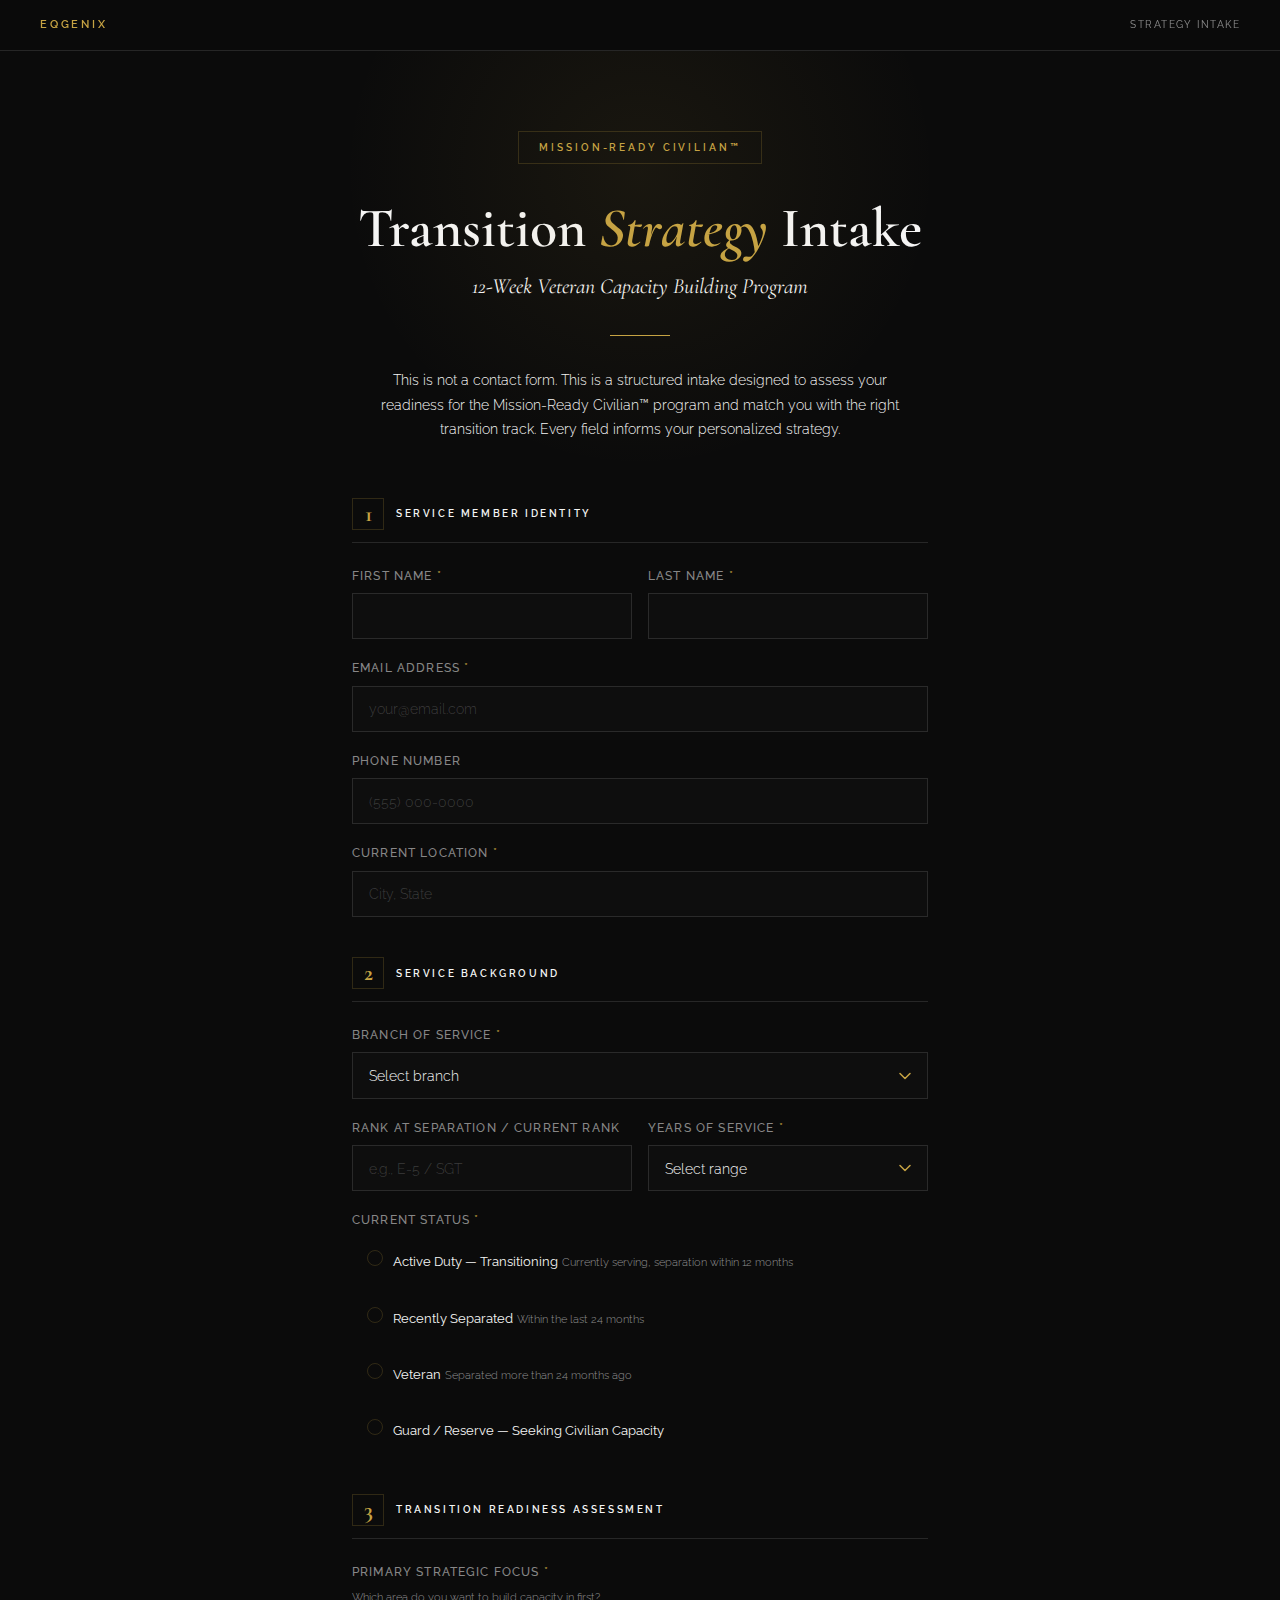
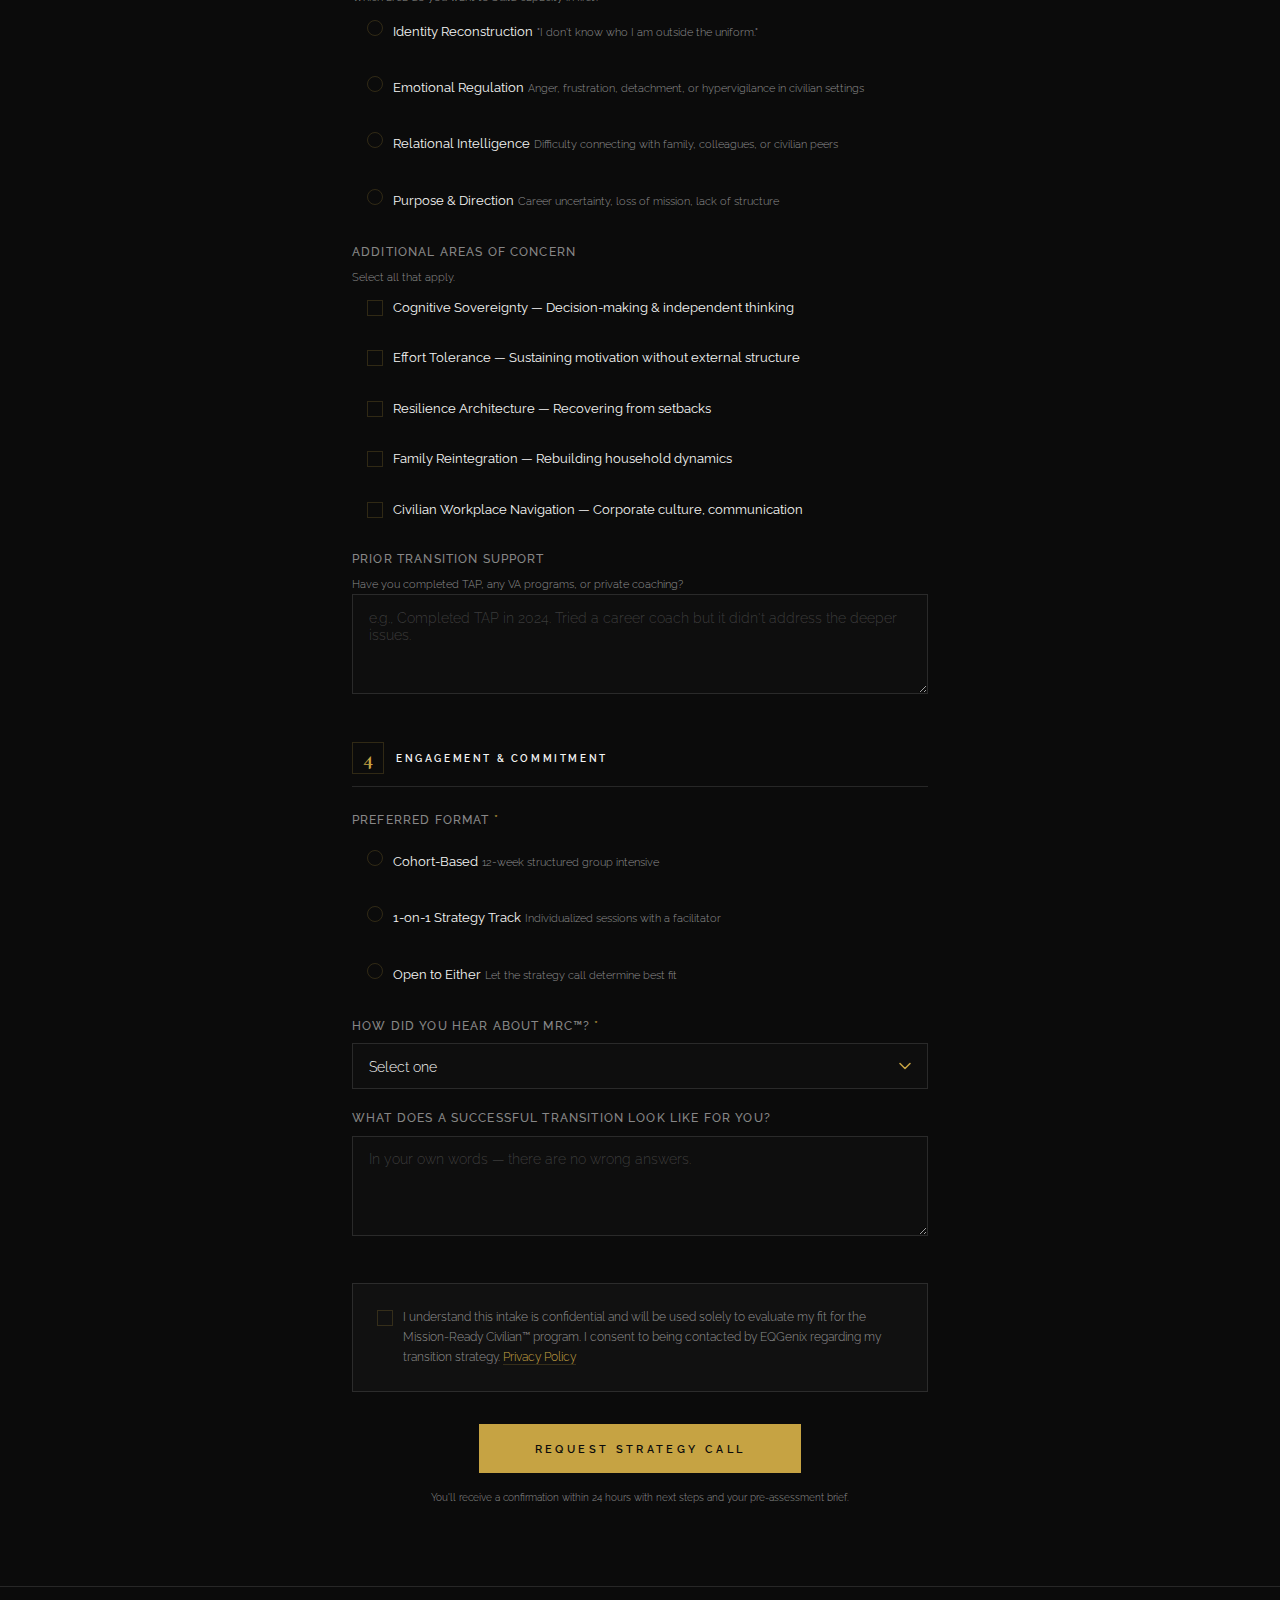
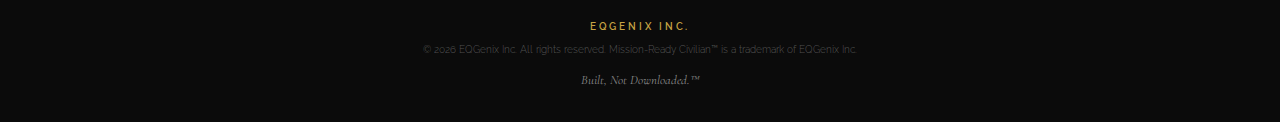
<file: mission-ready-civilian.html>
<!DOCTYPE html>
<html lang="en">
<head>
  <meta charset="UTF-8">
  <meta name="viewport" content="width=device-width, initial-scale=1.0">
  <title>Mission-Ready Civilian™ — Transition Strategy Intake | EQGenix</title>
  <meta name="description" content="Pre-qualify for the Mission-Ready Civilian™ 12-week veteran transition program. A structured intake for veterans and service members ready to build civilian capacity.">
  <link rel="preconnect" href="https://fonts.googleapis.com">
  <link rel="preconnect" href="https://fonts.gstatic.com" crossorigin>
  <link href="https://fonts.googleapis.com/css2?family=Cormorant+Garamond:wght@400;500;600;700&family=Raleway:wght@300;400;500;600;700&display=swap" rel="stylesheet">
  <style>
    *, *::before, *::after {
      margin: 0;
      padding: 0;
      box-sizing: border-box;
    }

    :root {
      --bg: #0B0B0B;
      --bg-elevated: #111111;
      --bg-input: #0E0E0E;
      --gold: #C6A343;
      --gold-dim: rgba(198, 163, 67, 0.15);
      --gold-glow: rgba(198, 163, 67, 0.08);
      --white: #F5F5F5;
      --white-muted: rgba(245, 245, 245, 0.55);
      --white-faint: rgba(245, 245, 245, 0.12);
      --border: rgba(198, 163, 67, 0.2);
      --border-focus: rgba(198, 163, 67, 0.6);
      --error: #D4544C;
      --font-display: 'Cormorant Garamond', Georgia, serif;
      --font-body: 'Raleway', 'Segoe UI', sans-serif;
    }

    html {
      scroll-behavior: smooth;
      -webkit-text-size-adjust: 100%;
    }

    body {
      font-family: var(--font-body);
      background-color: var(--bg);
      color: var(--white);
      line-height: 1.6;
      min-height: 100vh;
      -webkit-font-smoothing: antialiased;
      -moz-osx-font-smoothing: grayscale;
    }

    /* ─── TOP BAR ─── */
    .top-bar {
      display: flex;
      align-items: center;
      justify-content: space-between;
      padding: 1rem 1.5rem;
      border-bottom: 1px solid var(--white-faint);
      position: sticky;
      top: 0;
      background: rgba(11, 11, 11, 0.92);
      backdrop-filter: blur(12px);
      -webkit-backdrop-filter: blur(12px);
      z-index: 100;
    }

    .top-bar__brand {
      font-family: var(--font-body);
      font-weight: 600;
      font-size: 0.7rem;
      letter-spacing: 0.25em;
      text-transform: uppercase;
      color: var(--gold);
    }

    .top-bar__tag {
      font-family: var(--font-body);
      font-size: 0.6rem;
      letter-spacing: 0.15em;
      text-transform: uppercase;
      color: var(--white-muted);
    }

    /* ─── HERO ─── */
    .hero {
      position: relative;
      padding: 4rem 1.5rem 3rem;
      text-align: center;
      overflow: hidden;
    }

    .hero::before {
      content: '';
      position: absolute;
      top: -40%;
      left: 50%;
      transform: translateX(-50%);
      width: 600px;
      height: 600px;
      background: radial-gradient(circle, var(--gold-glow) 0%, transparent 70%);
      pointer-events: none;
    }

    .hero__badge {
      display: inline-block;
      font-family: var(--font-body);
      font-size: 0.6rem;
      font-weight: 600;
      letter-spacing: 0.3em;
      text-transform: uppercase;
      color: var(--gold);
      border: 1px solid var(--border);
      padding: 0.5rem 1.25rem;
      margin-bottom: 2rem;
    }

    .hero__title {
      font-family: var(--font-display);
      font-size: clamp(2rem, 6vw, 3.5rem);
      font-weight: 600;
      line-height: 1.15;
      color: var(--white);
      margin-bottom: 0.5rem;
    }

    .hero__title em {
      font-style: italic;
      color: var(--gold);
    }

    .hero__subtitle {
      font-family: var(--font-display);
      font-size: clamp(1rem, 3vw, 1.35rem);
      font-weight: 400;
      color: var(--white);
      margin-bottom: 2rem;
      font-style: italic;
    }

    .hero__rule {
      width: 60px;
      height: 1px;
      background: var(--gold);
      border: none;
      margin: 0 auto 2rem;
    }

    .hero__desc {
      font-family: var(--font-body);
      font-size: 0.85rem;
      font-weight: 300;
      line-height: 1.8;
      color: var(--white);
      max-width: 540px;
      margin: 0 auto;
    }

    /* ─── FORM CONTAINER ─── */
    .intake {
      max-width: 640px;
      margin: 0 auto;
      padding: 0 1.5rem 4rem;
    }

    .intake__section {
      margin-bottom: 2.5rem;
    }

    .intake__section-header {
      display: flex;
      align-items: center;
      gap: 0.75rem;
      margin-bottom: 1.5rem;
      padding-bottom: 0.75rem;
      border-bottom: 1px solid var(--white-faint);
    }

    .intake__section-number {
      font-family: var(--font-display);
      font-size: 1.4rem;
      font-weight: 700;
      color: var(--gold);
      width: 32px;
      height: 32px;
      display: flex;
      align-items: center;
      justify-content: center;
      border: 1px solid var(--border);
      flex-shrink: 0;
    }

    .intake__section-title {
      font-family: var(--font-body);
      font-size: 0.65rem;
      font-weight: 600;
      letter-spacing: 0.25em;
      text-transform: uppercase;
      color: var(--white);
    }

    /* ─── FORM FIELDS ─── */
    .field {
      margin-bottom: 1.25rem;
    }

    .field__label {
      display: block;
      font-family: var(--font-body);
      font-size: 0.72rem;
      font-weight: 500;
      letter-spacing: 0.1em;
      text-transform: uppercase;
      color: var(--white-muted);
      margin-bottom: 0.5rem;
    }

    .field__label--required::after {
      content: ' *';
      color: var(--gold);
    }

    .field__input,
    .field__select,
    .field__textarea {
      width: 100%;
      font-family: var(--font-body);
      font-size: 0.9rem;
      font-weight: 300;
      color: var(--white);
      background: var(--bg-input);
      border: 1px solid var(--white-faint);
      padding: 0.85rem 1rem;
      transition: border-color 0.25s ease, box-shadow 0.25s ease;
      outline: none;
      appearance: none;
      -webkit-appearance: none;
    }

    .field__input:focus,
    .field__select:focus,
    .field__textarea:focus {
      border-color: var(--border-focus);
      box-shadow: 0 0 0 3px var(--gold-glow);
    }

    .field__input::placeholder,
    .field__textarea::placeholder {
      color: rgba(245, 245, 245, 0.2);
      font-weight: 300;
    }

    .field__select {
      background-image: url("data:image/svg+xml,%3Csvg xmlns='http://www.w3.org/2000/svg' width='12' height='8' fill='none'%3E%3Cpath d='M1 1.5l5 5 5-5' stroke='%23C6A343' stroke-width='1.5' stroke-linecap='round' stroke-linejoin='round'/%3E%3C/svg%3E");
      background-repeat: no-repeat;
      background-position: right 1rem center;
      padding-right: 2.5rem;
      cursor: pointer;
    }

    .field__select option {
      background: var(--bg);
      color: var(--white);
    }

    .field__textarea {
      resize: vertical;
      min-height: 100px;
    }

    .field__row {
      display: grid;
      grid-template-columns: 1fr 1fr;
      gap: 1rem;
    }

    .field__hint {
      font-size: 0.7rem;
      color: var(--white-muted);
      margin-top: 0.35rem;
      font-weight: 300;
    }

    /* ─── RADIO / CHECKBOX GROUPS ─── */
    .field__options {
      display: flex;
      flex-direction: column;
      gap: 0.6rem;
    }

    .field__option {
      display: flex;
      align-items: flex-start;
      gap: 0.65rem;
      cursor: pointer;
      padding: 0.6rem 0.85rem;
      border: 1px solid transparent;
      transition: border-color 0.2s ease, background 0.2s ease;
    }

    .field__option:hover {
      border-color: var(--white-faint);
      background: var(--gold-glow);
    }

    .field__option input[type="radio"],
    .field__option input[type="checkbox"] {
      appearance: none;
      -webkit-appearance: none;
      width: 16px;
      height: 16px;
      border: 1px solid var(--border);
      background: transparent;
      flex-shrink: 0;
      margin-top: 2px;
      cursor: pointer;
      position: relative;
      transition: border-color 0.2s ease, background 0.2s ease;
    }

    .field__option input[type="radio"] {
      border-radius: 50%;
    }

    .field__option input[type="radio"]:checked,
    .field__option input[type="checkbox"]:checked {
      border-color: var(--gold);
      background: var(--gold);
    }

    .field__option input[type="radio"]:checked::after {
      content: '';
      position: absolute;
      top: 50%;
      left: 50%;
      width: 6px;
      height: 6px;
      background: var(--bg);
      border-radius: 50%;
      transform: translate(-50%, -50%);
    }

    .field__option input[type="checkbox"]:checked::after {
      content: '';
      position: absolute;
      top: 1px;
      left: 4px;
      width: 5px;
      height: 9px;
      border: solid var(--bg);
      border-width: 0 2px 2px 0;
      transform: rotate(45deg);
    }

    .field__option-label {
      font-size: 0.82rem;
      font-weight: 400;
      color: var(--white);
      line-height: 1.5;
    }

    .field__option-desc {
      font-size: 0.7rem;
      color: var(--white-muted);
      font-weight: 300;
    }

    /* ─── CONSENT ─── */
    .consent {
      padding: 1.5rem;
      background: var(--bg-elevated);
      border: 1px solid var(--white-faint);
      margin-bottom: 2rem;
    }

    .consent__text {
      font-size: 0.72rem;
      color: var(--white-muted);
      line-height: 1.7;
      font-weight: 300;
    }

    .consent__text a {
      color: var(--gold);
      text-decoration: none;
      border-bottom: 1px solid var(--border);
      transition: border-color 0.2s ease;
    }

    .consent__text a:hover {
      border-color: var(--gold);
    }

    /* ─── SUBMIT ─── */
    .submit-area {
      text-align: center;
    }

    .submit-btn {
      font-family: var(--font-body);
      font-size: 0.7rem;
      font-weight: 600;
      letter-spacing: 0.3em;
      text-transform: uppercase;
      color: var(--bg);
      background: var(--gold);
      border: none;
      padding: 1.1rem 3.5rem;
      cursor: pointer;
      transition: background 0.3s ease, transform 0.15s ease, box-shadow 0.3s ease;
      position: relative;
    }

    .submit-btn:hover {
      background: #d4b04e;
      box-shadow: 0 4px 24px rgba(198, 163, 67, 0.25);
    }

    .submit-btn:active {
      transform: scale(0.98);
    }

    .submit-btn:focus-visible {
      outline: 2px solid var(--gold);
      outline-offset: 3px;
    }

    .submit__note {
      font-size: 0.65rem;
      color: var(--white-muted);
      margin-top: 1rem;
      font-weight: 300;
    }

    /* ─── CONFIRMATION STATE ─── */
    .confirmation {
      display: none;
      text-align: center;
      padding: 4rem 1.5rem;
      max-width: 540px;
      margin: 0 auto;
    }

    .confirmation.active {
      display: block;
    }

    .confirmation__icon {
      width: 56px;
      height: 56px;
      border: 2px solid var(--gold);
      border-radius: 50%;
      display: flex;
      align-items: center;
      justify-content: center;
      margin: 0 auto 1.5rem;
    }

    .confirmation__icon svg {
      width: 24px;
      height: 24px;
      stroke: var(--gold);
    }

    .confirmation__title {
      font-family: var(--font-display);
      font-size: 1.75rem;
      font-weight: 600;
      color: var(--white);
      margin-bottom: 1rem;
    }

    .confirmation__text {
      font-size: 0.85rem;
      color: var(--white-muted);
      font-weight: 300;
      line-height: 1.8;
    }

    /* ─── FOOTER ─── */
    .footer {
      text-align: center;
      padding: 2rem 1.5rem;
      border-top: 1px solid var(--white-faint);
    }

    .footer__logo {
      font-family: var(--font-body);
      font-weight: 600;
      font-size: 0.6rem;
      letter-spacing: 0.3em;
      text-transform: uppercase;
      color: var(--gold);
      margin-bottom: 0.5rem;
    }

    .footer__copy {
      font-size: 0.6rem;
      color: rgba(245, 245, 245, 0.3);
      font-weight: 300;
    }

    .footer__tagline {
      font-family: var(--font-display);
      font-size: 0.8rem;
      font-style: italic;
      color: var(--white-muted);
      margin-top: 0.75rem;
    }

    /* ─── VALIDATION ─── */
    .field--error .field__input,
    .field--error .field__select,
    .field--error .field__textarea {
      border-color: var(--error);
    }

    .field__error-msg {
      display: none;
      font-size: 0.68rem;
      color: var(--error);
      margin-top: 0.3rem;
      font-weight: 400;
    }

    .field--error .field__error-msg {
      display: block;
    }

    /* ─── RESPONSIVE ─── */
    @media (max-width: 480px) {
      .field__row {
        grid-template-columns: 1fr;
      }

      .hero {
        padding: 3rem 1.25rem 2.5rem;
      }

      .intake {
        padding: 0 1.25rem 3rem;
      }

      .submit-btn {
        width: 100%;
      }
    }

    @media (min-width: 768px) {
      .hero {
        padding: 5rem 2rem 3.5rem;
      }

      .intake {
        padding: 0 2rem 5rem;
      }

      .top-bar {
        padding: 1rem 2.5rem;
      }
    }

    /* ─── REDUCED MOTION ─── */
    @media (prefers-reduced-motion: reduce) {
      * {
        transition-duration: 0.01ms !important;
      }
    }

    /* ─── FOCUS VISIBLE ─── */
    *:focus-visible {
      outline: 2px solid var(--gold);
      outline-offset: 2px;
    }

    /* ─── SKIP LINK ─── */
    .skip-link {
      position: absolute;
      top: -100%;
      left: 1rem;
      background: var(--gold);
      color: var(--bg);
      padding: 0.5rem 1rem;
      font-size: 0.8rem;
      font-weight: 600;
      z-index: 200;
      text-decoration: none;
    }

    .skip-link:focus {
      top: 0.5rem;
    }
  </style>
</head>
<body>
  <a href="#intake-form" class="skip-link">Skip to intake form</a>

  <!-- TOP BAR -->
  <header class="top-bar" role="banner">
    <div class="top-bar__brand">EQGenix</div>
    <div class="top-bar__tag">Strategy Intake</div>
  </header>

  <!-- HERO -->
  <section class="hero" aria-labelledby="hero-title">
    <div class="hero__badge">Mission-Ready Civilian™</div>
    <h1 class="hero__title" id="hero-title">Transition <em>Strategy</em> Intake</h1>
    <p class="hero__subtitle">12-Week Veteran Capacity Building Program</p>
    <hr class="hero__rule" aria-hidden="true">
    <p class="hero__desc">
      This is not a contact form. This is a structured intake designed to assess your readiness 
      for the Mission-Ready Civilian™ program and match you with the right transition track. 
      Every field informs your personalized strategy.
    </p>
  </section>

  <!-- INTAKE FORM -->
  <main class="intake" id="intake-form" role="main">
    <form id="mrc-intake" name="strategy-intake" method="POST" data-netlify="true" netlify-honeypot="bot-field" action="mrc-success.html" novalidate aria-label="Mission-Ready Civilian strategy intake form">
      <input type="hidden" name="form-name" value="strategy-intake">
      <div style="position:absolute;left:-9999px;opacity:0;height:0;width:0;overflow:hidden;visibility:hidden" aria-hidden="true">
        <label>Do not fill this out: <input name="bot-field" tabindex="-1" autocomplete="off"></label>
      </div>

      <!-- SECTION 1: IDENTITY -->
      <section class="intake__section" aria-labelledby="sec-1-title">
        <div class="intake__section-header">
          <span class="intake__section-number" aria-hidden="true">1</span>
          <h2 class="intake__section-title" id="sec-1-title">Service Member Identity</h2>
        </div>

        <div class="field__row">
          <div class="field">
            <label for="first-name" class="field__label field__label--required">First Name</label>
            <input type="text" id="first-name" name="first_name" class="field__input" autocomplete="given-name" required>
            <span class="field__error-msg">Required</span>
          </div>
          <div class="field">
            <label for="last-name" class="field__label field__label--required">Last Name</label>
            <input type="text" id="last-name" name="last_name" class="field__input" autocomplete="family-name" required>
            <span class="field__error-msg">Required</span>
          </div>
        </div>

        <div class="field">
          <label for="email" class="field__label field__label--required">Email Address</label>
          <input type="email" id="email" name="email" class="field__input" autocomplete="email" placeholder="your@email.com" required>
          <span class="field__error-msg">Valid email required</span>
        </div>

        <div class="field">
          <label for="phone" class="field__label">Phone Number</label>
          <input type="tel" id="phone" name="phone" class="field__input" autocomplete="tel" placeholder="(555) 000-0000">
        </div>

        <div class="field">
          <label for="location" class="field__label field__label--required">Current Location</label>
          <input type="text" id="location" name="location" class="field__input" placeholder="City, State" required>
          <span class="field__error-msg">Required</span>
        </div>
      </section>

      <!-- SECTION 2: SERVICE BACKGROUND -->
      <section class="intake__section" aria-labelledby="sec-2-title">
        <div class="intake__section-header">
          <span class="intake__section-number" aria-hidden="true">2</span>
          <h2 class="intake__section-title" id="sec-2-title">Service Background</h2>
        </div>

        <div class="field">
          <label for="branch" class="field__label field__label--required">Branch of Service</label>
          <select id="branch" name="branch" class="field__select" required>
            <option value="" disabled selected>Select branch</option>
            <option value="army">U.S. Army</option>
            <option value="navy">U.S. Navy</option>
            <option value="air_force">U.S. Air Force</option>
            <option value="marines">U.S. Marine Corps</option>
            <option value="coast_guard">U.S. Coast Guard</option>
            <option value="space_force">U.S. Space Force</option>
            <option value="national_guard">National Guard</option>
            <option value="reserves">Reserves</option>
          </select>
          <span class="field__error-msg">Required</span>
        </div>

        <div class="field__row">
          <div class="field">
            <label for="rank" class="field__label">Rank at Separation / Current Rank</label>
            <input type="text" id="rank" name="rank" class="field__input" placeholder="e.g., E-5 / SGT">
          </div>
          <div class="field">
            <label for="years-served" class="field__label field__label--required">Years of Service</label>
            <select id="years-served" name="years_served" class="field__select" required>
              <option value="" disabled selected>Select range</option>
              <option value="under_4">Under 4 years</option>
              <option value="4_8">4–8 years</option>
              <option value="8_12">8–12 years</option>
              <option value="12_20">12–20 years</option>
              <option value="20_plus">20+ years</option>
            </select>
            <span class="field__error-msg">Required</span>
          </div>
        </div>

        <div class="field">
          <label class="field__label field__label--required" id="status-label">Current Status</label>
          <div class="field__options" role="radiogroup" aria-labelledby="status-label">
            <label class="field__option">
              <input type="radio" name="status" value="active_transitioning" required>
              <span>
                <span class="field__option-label">Active Duty — Transitioning</span>
                <span class="field__option-desc">Currently serving, separation within 12 months</span>
              </span>
            </label>
            <label class="field__option">
              <input type="radio" name="status" value="recently_separated">
              <span>
                <span class="field__option-label">Recently Separated</span>
                <span class="field__option-desc">Within the last 24 months</span>
              </span>
            </label>
            <label class="field__option">
              <input type="radio" name="status" value="veteran">
              <span>
                <span class="field__option-label">Veteran</span>
                <span class="field__option-desc">Separated more than 24 months ago</span>
              </span>
            </label>
            <label class="field__option">
              <input type="radio" name="status" value="guard_reserve">
              <span>
                <span class="field__option-label">Guard / Reserve — Seeking Civilian Capacity</span>
              </span>
            </label>
          </div>
          <span class="field__error-msg">Required</span>
        </div>
      </section>

      <!-- SECTION 3: TRANSITION READINESS -->
      <section class="intake__section" aria-labelledby="sec-3-title">
        <div class="intake__section-header">
          <span class="intake__section-number" aria-hidden="true">3</span>
          <h2 class="intake__section-title" id="sec-3-title">Transition Readiness Assessment</h2>
        </div>

        <div class="field">
          <label class="field__label field__label--required" id="challenge-label">Primary Strategic Focus</label>
          <p class="field__hint">Which area do you want to build capacity in first?</p>
          <div class="field__options" role="radiogroup" aria-labelledby="challenge-label">
            <label class="field__option">
              <input type="radio" name="primary_challenge" value="identity" required>
              <span>
                <span class="field__option-label">Identity Reconstruction</span>
                <span class="field__option-desc">"I don't know who I am outside the uniform."</span>
              </span>
            </label>
            <label class="field__option">
              <input type="radio" name="primary_challenge" value="emotional_regulation">
              <span>
                <span class="field__option-label">Emotional Regulation</span>
                <span class="field__option-desc">Anger, frustration, detachment, or hypervigilance in civilian settings</span>
              </span>
            </label>
            <label class="field__option">
              <input type="radio" name="primary_challenge" value="relational">
              <span>
                <span class="field__option-label">Relational Intelligence</span>
                <span class="field__option-desc">Difficulty connecting with family, colleagues, or civilian peers</span>
              </span>
            </label>
            <label class="field__option">
              <input type="radio" name="primary_challenge" value="purpose">
              <span>
                <span class="field__option-label">Purpose & Direction</span>
                <span class="field__option-desc">Career uncertainty, loss of mission, lack of structure</span>
              </span>
            </label>
          </div>
          <span class="field__error-msg">Required</span>
        </div>

        <div class="field">
          <label class="field__label" id="secondary-label">Additional Areas of Concern</label>
          <p class="field__hint">Select all that apply.</p>
          <div class="field__options" aria-labelledby="secondary-label">
            <label class="field__option">
              <input type="checkbox" name="secondary_challenges" value="cognitive_sovereignty">
              <span class="field__option-label">Cognitive Sovereignty — Decision-making & independent thinking</span>
            </label>
            <label class="field__option">
              <input type="checkbox" name="secondary_challenges" value="effort_tolerance">
              <span class="field__option-label">Effort Tolerance — Sustaining motivation without external structure</span>
            </label>
            <label class="field__option">
              <input type="checkbox" name="secondary_challenges" value="resilience">
              <span class="field__option-label">Resilience Architecture — Recovering from setbacks</span>
            </label>
            <label class="field__option">
              <input type="checkbox" name="secondary_challenges" value="family_reintegration">
              <span class="field__option-label">Family Reintegration — Rebuilding household dynamics</span>
            </label>
            <label class="field__option">
              <input type="checkbox" name="secondary_challenges" value="civilian_workplace">
              <span class="field__option-label">Civilian Workplace Navigation — Corporate culture, communication</span>
            </label>
          </div>
        </div>

        <div class="field">
          <label for="prior-programs" class="field__label">Prior Transition Support</label>
          <p class="field__hint">Have you completed TAP, any VA programs, or private coaching?</p>
          <textarea id="prior-programs" name="prior_programs" class="field__textarea" placeholder="e.g., Completed TAP in 2024. Tried a career coach but it didn't address the deeper issues."></textarea>
        </div>
      </section>

      <!-- SECTION 4: ENGAGEMENT PREFERENCES -->
      <section class="intake__section" aria-labelledby="sec-4-title">
        <div class="intake__section-header">
          <span class="intake__section-number" aria-hidden="true">4</span>
          <h2 class="intake__section-title" id="sec-4-title">Engagement & Commitment</h2>
        </div>

        <div class="field">
          <label class="field__label field__label--required" id="format-label">Preferred Format</label>
          <div class="field__options" role="radiogroup" aria-labelledby="format-label">
            <label class="field__option">
              <input type="radio" name="format" value="cohort" required>
              <span>
                <span class="field__option-label">Cohort-Based</span>
                <span class="field__option-desc">12-week structured group intensive</span>
              </span>
            </label>
            <label class="field__option">
              <input type="radio" name="format" value="one_on_one">
              <span>
                <span class="field__option-label">1-on-1 Strategy Track</span>
                <span class="field__option-desc">Individualized sessions with a facilitator</span>
              </span>
            </label>
            <label class="field__option">
              <input type="radio" name="format" value="either">
              <span>
                <span class="field__option-label">Open to Either</span>
                <span class="field__option-desc">Let the strategy call determine best fit</span>
              </span>
            </label>
          </div>
          <span class="field__error-msg">Required</span>
        </div>

        <div class="field">
          <label class="field__label field__label--required" id="referral-label">How Did You Hear About MRC™?</label>
          <select id="referral" name="referral" class="field__select" aria-labelledby="referral-label" required>
            <option value="" disabled selected>Select one</option>
            <option value="va_referral">VA or Military Referral</option>
            <option value="fellow_veteran">Fellow Veteran</option>
            <option value="social_media">Social Media</option>
            <option value="employer">Employer or HR</option>
            <option value="nonprofit">Nonprofit / VSO Partner</option>
            <option value="local_event">Local Event</option>
            <option value="search">Web Search</option>
            <option value="other">Other</option>
          </select>
          <span class="field__error-msg">Required</span>
        </div>

        <div class="field">
          <label for="goals" class="field__label">What Does a Successful Transition Look Like for You?</label>
          <textarea id="goals" name="goals" class="field__textarea" placeholder="In your own words — there are no wrong answers."></textarea>
        </div>
      </section>

      <!-- CONSENT -->
      <div class="consent">
        <label class="field__option" style="padding: 0; border: none;">
          <input type="checkbox" id="consent" name="consent" value="yes" required>
          <span class="consent__text">
            I understand this intake is confidential and will be used solely to evaluate my fit for the 
            Mission-Ready Civilian™ program. I consent to being contacted by EQGenix regarding 
            my transition strategy. <a href="privacy.html">Privacy Policy</a>
          </span>
        </label>
      </div>

      <!-- SUBMIT -->
      <div class="submit-area">
        <button type="submit" class="submit-btn">Request Strategy Call</button>
        <p class="submit__note">
          You'll receive a confirmation within 24 hours with next steps and your pre-assessment brief.
        </p>
      </div>
    </form>

    <!-- CONFIRMATION -->
    <div class="confirmation" id="confirmation" role="status" aria-live="polite">
      <div class="confirmation__icon" aria-hidden="true">
        <svg viewBox="0 0 24 24" fill="none" stroke-width="2" stroke-linecap="round" stroke-linejoin="round">
          <polyline points="20 6 9 17 4 12"></polyline>
        </svg>
      </div>
      <h2 class="confirmation__title">Intake Received</h2>
      <p class="confirmation__text">
        Your transition strategy intake has been submitted. Our team will review your responses 
        and reach out within 48 hours to schedule your strategy call.<br><br>
        <strong style="color: var(--gold);">Built, Not Downloaded.™</strong>
      </p>
    </div>
  </main>

  <!-- FOOTER -->
  <footer class="footer" role="contentinfo">
    <div class="footer__logo">EQGenix Inc.</div>
    <p class="footer__copy">© 2026 EQGenix Inc. All rights reserved. Mission-Ready Civilian™ is a trademark of EQGenix Inc.</p>
    <p class="footer__tagline">Built, Not Downloaded.™</p>
  </footer>

  <script>
    (() => {
      const form = document.getElementById('mrc-intake');
      const confirmation = document.getElementById('confirmation');

      form.addEventListener('submit', (e) => {
        // Clear previous errors
        form.querySelectorAll('.field--error').forEach(f => f.classList.remove('field--error'));
        
        let firstError = null;
        let valid = true;

        // Validate required text/email/select inputs
        form.querySelectorAll('[required]').forEach(input => {
          if (input.type === 'radio') return; // handled separately
          if (input.type === 'checkbox' && !input.checked) {
            const field = input.closest('.consent') || input.closest('.field');
            if (field) field.classList.add('field--error');
            if (!firstError) firstError = input;
            valid = false;
          } else if (!input.value.trim()) {
            const field = input.closest('.field');
            if (field) field.classList.add('field--error');
            if (!firstError) firstError = input;
            valid = false;
          } else if (input.type === 'email' && !/^[^\s@]+@[^\s@]+\.[^\s@]+$/.test(input.value)) {
            const field = input.closest('.field');
            if (field) field.classList.add('field--error');
            if (!firstError) firstError = input;
            valid = false;
          }
        });

        // Validate required radio groups
        ['status', 'primary_challenge', 'format'].forEach(name => {
          const radios = form.querySelectorAll(`input[name="${name}"]`);
          const checked = form.querySelector(`input[name="${name}"]:checked`);
          if (!checked) {
            const field = radios[0]?.closest('.field');
            if (field) field.classList.add('field--error');
            if (!firstError) firstError = radios[0];
            valid = false;
          }
        });

        if (!valid) {
          e.preventDefault();
          firstError?.focus();
          firstError?.scrollIntoView({ behavior: 'smooth', block: 'center' });
          return;
        }
        // If valid, form submits natively to Netlify
      });

      // Clear errors on input
      form.addEventListener('input', (e) => {
        const field = e.target.closest('.field') || e.target.closest('.consent');
        if (field) field.classList.remove('field--error');
      });

      form.addEventListener('change', (e) => {
        const field = e.target.closest('.field') || e.target.closest('.consent');
        if (field) field.classList.remove('field--error');
      });
    })();
  </script>
</body>
</html>
</file>
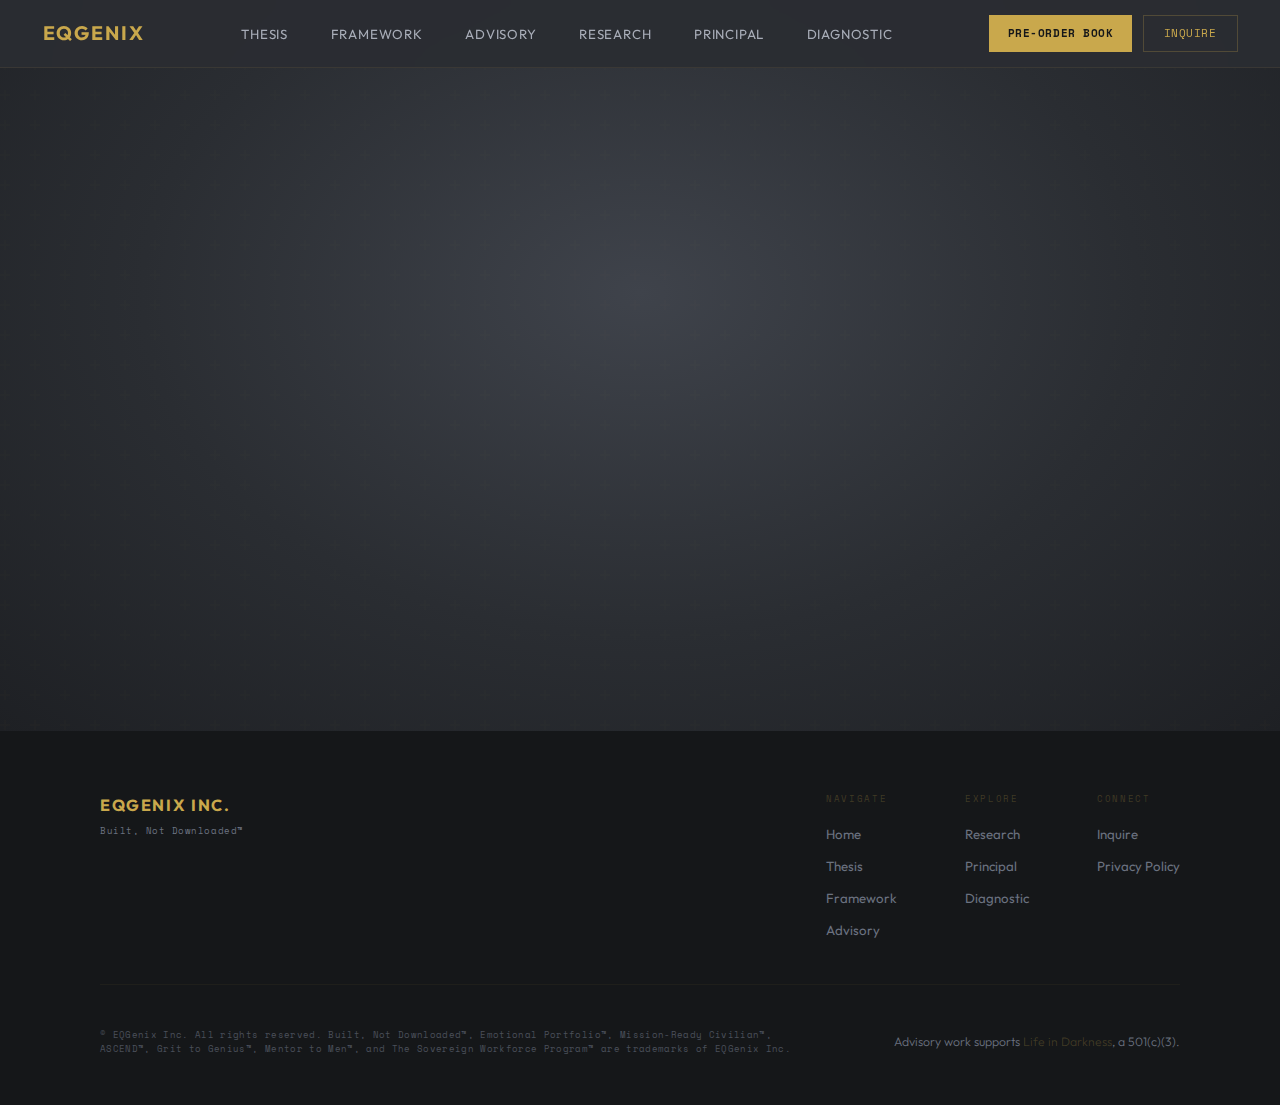
<file: mrc-success.html>
<!DOCTYPE html>
<html lang="en">
<head>
  <meta charset="UTF-8">
  <meta name="viewport" content="width=device-width, initial-scale=1.0">
  <title>Request Received — Mission-Ready Civilian™ | EQGenix</title>
  <meta name="description" content="Your Mission-Ready Civilian™ strategy intake has been received. Schedule your strategy session.">
  <link rel="preconnect" href="https://fonts.googleapis.com">
  <link rel="preconnect" href="https://fonts.gstatic.com" crossorigin>
  <link href="https://fonts.googleapis.com/css2?family=Playfair+Display:ital,wght@0,400;0,500;0,600;0,700;1,400;1,500&family=Outfit:wght@200;300;400;500;600;700&family=Space+Mono:wght@400;700&display=swap" rel="stylesheet">
  <style>
*, *::before, *::after { margin: 0; padding: 0; box-sizing: border-box; }
:root {
  --slate-deep: #2a2d32; --slate: #353840; --slate-mid: #3f434b; --slate-light: #4a4f59;
  --gold: #c9a84c; --gold-light: #ddc175; --gold-dim: rgba(201, 168, 76, 0.25); --gold-glow: rgba(201, 168, 76, 0.08);
  --silver: #a8adb8; --silver-light: #c5c9d1; --silver-bright: #dcdfe5; --silver-dim: rgba(168, 173, 184, 0.2);
  --stone: #6b7280; --stone-light: #8891a0;
  --white: #f4f3f0; --dark: #1e2024; --black: #151719;
  --serif: 'Playfair Display', Georgia, serif;
  --sans: 'Outfit', -apple-system, sans-serif;
  --mono: 'Space Mono', monospace;
}
html { font-size: 17px; }
body {
  font-family: var(--sans);
  background: var(--slate-deep);
  color: var(--silver-light);
  line-height: 1.65;
  font-weight: 300;
  min-height: 100vh;
  display: flex;
  flex-direction: column;
  -webkit-font-smoothing: antialiased;
}
::selection { background: var(--gold); color: var(--black); }

nav {
  position: fixed; top: 0; left: 0; width: 100%; z-index: 1000; height: 68px;
  display: flex; align-items: center; justify-content: center;
  background: rgba(42, 45, 50, 0.92); backdrop-filter: blur(24px); -webkit-backdrop-filter: blur(24px);
  border-bottom: 1px solid rgba(201, 168, 76, 0.1);
}
.nav-inner { width: 100%; max-width: 1280px; padding: 0 2.5rem; display: flex; align-items: center; justify-content: space-between; }
.nav-brand { font-family: var(--sans); font-size: 1.15rem; font-weight: 700; letter-spacing: 0.1em; color: var(--gold); text-transform: uppercase; text-decoration: none; }
.nav-links { display: flex; align-items: center; gap: 2.5rem; list-style: none; }
.nav-links a { font-family: var(--sans); font-size: 0.78rem; font-weight: 400; letter-spacing: 0.06em; color: var(--silver); text-decoration: none; text-transform: uppercase; transition: color 0.3s; }
.nav-links a:hover { color: var(--gold-light); }
.nav-inquiry { font-family: var(--mono); font-size: 0.65rem; letter-spacing: 0.05em; color: var(--gold); text-decoration: none; text-transform: uppercase; padding: 8px 20px; border: 1px solid var(--gold-dim); transition: all 0.3s; }
.nav-inquiry:hover { border-color: var(--gold); background: var(--gold-glow); }
.mobile-toggle { display: none; background: none; border: none; cursor: pointer; width: 24px; height: 16px; position: relative; }
.mobile-toggle span { display: block; width: 100%; height: 1px; background: var(--gold); position: absolute; left: 0; }
.mobile-toggle span:nth-child(1) { top: 0; }
.mobile-toggle span:nth-child(2) { top: 50%; }
.mobile-toggle span:nth-child(3) { bottom: 0; }

.success-page {
  flex: 1;
  display: flex; flex-direction: column; align-items: center; justify-content: center;
  text-align: center; padding: 140px 2rem 80px;
  position: relative;
  background: radial-gradient(ellipse at 50% 40%, var(--slate-mid) 0%, var(--slate-deep) 55%, var(--dark) 100%);
}
.success-page::before {
  content: '';
  position: absolute; top: 0; left: 0; width: 100%; height: 100%;
  background: url("data:image/svg+xml,%3Csvg width='60' height='60' viewBox='0 0 60 60' xmlns='http://www.w3.org/2000/svg'%3E%3Cg fill='none' fill-rule='evenodd'%3E%3Cg fill='%23c9a84c' fill-opacity='0.03'%3E%3Cpath d='M36 34v-4h-2v4h-4v2h4v4h2v-4h4v-2h-4zm0-30V0h-2v4h-4v2h4v4h2V6h4V4h-4zM6 34v-4H4v4H0v2h4v4h2v-4h4v-2H6zM6 4V0H4v4H0v2h4v4h2V6h4V4H6z'/%3E%3C/g%3E%3C/g%3E%3C/svg%3E");
  opacity: 0.5; pointer-events: none;
}
.success__icon {
  width: 64px; height: 64px;
  border: 1px solid var(--gold-dim); border-radius: 50%;
  display: flex; align-items: center; justify-content: center;
  margin-bottom: 2rem; position: relative;
  animation: fadeUp 0.6s 0.1s forwards; opacity: 0;
}
.success__icon svg { width: 28px; height: 28px; stroke: var(--gold); }
.success__title {
  font-family: var(--serif);
  font-size: clamp(2rem, 4vw, 3rem);
  font-weight: 400; color: var(--white);
  margin-bottom: 1.5rem;
  animation: fadeUp 0.8s 0.2s forwards; opacity: 0;
}
.success__text {
  font-size: 1.05rem; color: var(--silver);
  font-weight: 300; line-height: 1.8;
  max-width: 480px; margin-bottom: 2.5rem;
  animation: fadeUp 0.8s 0.35s forwards; opacity: 0;
}
.success__cta {
  display: inline-block;
  font-family: var(--mono);
  font-size: 0.65rem; letter-spacing: 0.12em;
  text-transform: uppercase; color: var(--gold);
  text-decoration: none;
  padding: 14px 40px;
  border: 1px solid var(--gold-dim);
  transition: all 0.4s;
  animation: fadeUp 0.7s 0.5s forwards; opacity: 0;
}
.success__cta:hover { border-color: var(--gold); background: var(--gold-glow); color: var(--gold-light); }
.success__back {
  display: inline-block; margin-top: 1.5rem;
  font-size: 0.78rem; color: var(--stone);
  text-decoration: none;
  border-bottom: 1px solid var(--silver-dim);
  transition: color 0.3s, border-color 0.3s;
  animation: fadeUp 0.6s 0.6s forwards; opacity: 0;
}
.success__back:hover { color: var(--gold); border-color: var(--gold-dim); }
.success__tagline {
  font-family: var(--mono);
  font-size: 0.62rem; letter-spacing: 0.2em;
  text-transform: uppercase;
  color: rgba(201, 168, 76, 0.5);
  margin-top: 3rem;
  animation: fadeUp 0.6s 0.7s forwards; opacity: 0;
}

footer {
  padding: 60px 2rem 48px; background: var(--black); color: var(--stone);
}
.footer-inner { max-width: 1080px; margin: 0 auto; }
.footer-top { display: flex; justify-content: space-between; align-items: flex-start; margin-bottom: 2.5rem; padding-bottom: 2.5rem; border-bottom: 1px solid rgba(201, 168, 76, 0.06); }
.footer-brand { font-family: var(--sans); font-size: 0.95rem; font-weight: 700; letter-spacing: 0.1em; text-transform: uppercase; color: var(--gold); text-decoration: none; }
.footer-tagline { font-family: var(--mono); font-size: 0.52rem; color: var(--stone); letter-spacing: 0.06em; margin-top: 4px; }
.footer-columns { display: flex; gap: 4rem; }
.footer-col { display: flex; flex-direction: column; gap: 0.6rem; }
.footer-col-title { font-family: var(--mono); font-size: 0.55rem; letter-spacing: 0.18em; text-transform: uppercase; color: var(--gold-dim); margin-bottom: 0.4rem; }
.footer-col a { font-size: 0.78rem; font-weight: 400; color: var(--stone); text-decoration: none; transition: color 0.3s; }
.footer-col a:hover { color: var(--gold); }
.footer-bottom { display: flex; justify-content: space-between; align-items: center; flex-wrap: wrap; gap: 1rem; }
.footer-legal { font-family: var(--mono); font-size: 0.5rem; color: var(--slate-light); letter-spacing: 0.04em; max-width: 700px; line-height: 1.7; }
.footer-nonprofit { font-size: 0.72rem; color: var(--stone); }
.footer-nonprofit a { color: var(--gold-dim); text-decoration: none; transition: color 0.3s; }
.footer-nonprofit a:hover { color: var(--gold); }

@keyframes fadeUp {
  from { opacity: 0; transform: translateY(20px); }
  to { opacity: 1; transform: translateY(0); }
}

@media (max-width: 680px) {
  .nav-links, .nav-inquiry { display: none; }
  .mobile-toggle { display: block; }
  .nav-links.open { display:flex;flex-direction:column;position:absolute;top:68px;left:0;width:100%;background:var(--slate-deep);padding:1.5rem 1.25rem 2rem;gap:1.2rem;border-bottom:1px solid rgba(201,168,76,0.1);z-index:999 }
  .success__cta { width: 100%; text-align: center; }
  .footer-top { flex-direction: column; gap: 2rem; }
  .footer-columns { flex-direction: column; gap: 1.5rem; }
  .footer-bottom { flex-direction: column; align-items: flex-start; }
}
@media (prefers-reduced-motion: reduce) {
  *, *::before, *::after { animation-duration: 0.01ms !important; transition-duration: 0.01ms !important; }
}
*:focus-visible { outline: 2px solid var(--gold); outline-offset: 2px; }
  
/* ==== Pre-Order Book CTA (added) ==== */
.nav-ctas{display:flex;align-items:center;gap:.6rem}
.nav-preorder{font-family:var(--mono);font-size:.65rem;letter-spacing:.05em;color:var(--black,#151719);background:var(--gold);text-decoration:none;text-transform:uppercase;padding:8px 18px;border:1px solid var(--gold);transition:all .3s;font-weight:700;white-space:nowrap}
.nav-preorder:hover{background:var(--gold-light);border-color:var(--gold-light);transform:translateY(-1px);box-shadow:0 4px 14px rgba(201,168,76,.25)}
.nav-mobile-cta{display:none}
@media(max-width:680px){
  .nav-ctas{display:none}
  .nav-links.open .nav-mobile-cta{display:block;margin-top:.5rem;padding-top:1rem;border-top:1px solid rgba(201,168,76,.12)}
  .nav-links.open .nav-mobile-cta a{display:inline-block;width:100%;text-align:center}
  .nav-links.open .nav-mobile-cta.preorder a{background:var(--gold);color:var(--black,#151719);padding:12px 20px;font-family:var(--mono);font-size:.68rem;letter-spacing:.08em;text-transform:uppercase;font-weight:700}
  .nav-links.open .nav-mobile-cta.inquire a{padding:10px 20px;font-family:var(--mono);font-size:.68rem;letter-spacing:.08em;text-transform:uppercase;color:var(--gold);border:1px solid var(--gold-dim);margin-top:.4rem}
}
/* ==== end Pre-Order Book CTA ==== */

</style>
</head>
<body>

  <nav id="mainNav">
    <div class="nav-inner">
      <a href="index.html" class="nav-brand">EQGenix</a>
      <ul class="nav-links" id="navLinks">
        <li><a href="thesis.html">Thesis</a></li>
        <li><a href="framework.html">Framework</a></li>
        <li><a href="advisory.html">Advisory</a></li>
        <li><a href="research.html">Research</a></li>
        <li><a href="principal.html">Principal</a></li>
        <li><a href="assessment.html">Diagnostic</a></li>
      <li class="nav-mobile-cta preorder"><a href="sacred-deposits.html">Pre-Order Book</a></li><li class="nav-mobile-cta inquire"><a href="contact.html">Inquire</a></li></ul>
      <div class="nav-ctas"><a href="sacred-deposits.html" class="nav-preorder">Pre-Order Book</a><a href="contact.html" class="nav-inquiry">Inquire</a></div>
      <button class="mobile-toggle" id="mobileToggle" aria-label="Menu">
        <span></span><span></span><span></span>
      </button>
    </div>
  </nav>

  <main class="success-page" role="main">
    <div class="success__icon" aria-hidden="true">
      <svg viewBox="0 0 24 24" fill="none" stroke-width="2" stroke-linecap="round" stroke-linejoin="round">
        <polyline points="20 6 9 17 4 12"></polyline>
      </svg>
    </div>
    <h1 class="success__title">Request Received.</h1>
    <p class="success__text">
      Your transition strategy intake has been submitted successfully.
      We will contact you within 24 hours to discuss your personalized strategy track.
    </p>
    <a href="https://calendly.com/yhall-eqgenix/civilian-readiness-strategy-session" class="success__cta" target="_blank" rel="noopener noreferrer">Schedule Now</a>
    <a href="index.html" class="success__back">Return to EQGenix</a>
    <p class="success__tagline">Built, Not Downloaded&trade;</p>
  </main>

  <footer>
    <div class="footer-inner">
      <div class="footer-top">
        <div>
          <a href="index.html" class="footer-brand">EQGenix Inc.</a>
          <p class="footer-tagline">Built, Not Downloaded&trade;</p>
        </div>
        <div class="footer-columns">
          <div class="footer-col"><p class="footer-col-title">Navigate</p><a href="index.html">Home</a><a href="thesis.html">Thesis</a><a href="framework.html">Framework</a><a href="advisory.html">Advisory</a></div>
          <div class="footer-col"><p class="footer-col-title">Explore</p><a href="research.html">Research</a><a href="principal.html">Principal</a><a href="assessment.html">Diagnostic</a></div>
          <div class="footer-col"><p class="footer-col-title">Connect</p><a href="contact.html">Inquire</a><a href="privacy.html">Privacy Policy</a>
          </div>
        </div>
      </div>
      <div class="footer-bottom">
        <span class="footer-legal">&copy; EQGenix Inc. All rights reserved. Built, Not Downloaded&trade;, Emotional Portfolio&trade;, Mission-Ready Civilian&trade;, ASCEND&trade;, Grit to Genius&trade;, Mentor to Men&trade;, and The Sovereign Workforce Program&trade; are trademarks of EQGenix Inc.</span>
        <span class="footer-nonprofit">Advisory work supports <a href="https://www.lifeindarkness.org">Life in Darkness</a>, a 501(c)(3).</span>
      </div>
    </div>
  </footer>


  <script>
  document.addEventListener('DOMContentLoaded', () => {
    const nav = document.getElementById('mainNav');
    if (nav) {
      window.addEventListener('scroll', () => nav.classList.toggle('scrolled', window.scrollY > 40));
    }
    var toggle = document.getElementById('mobileToggle');
    var links = document.getElementById('navLinks');
    if (toggle && links) {
      toggle.setAttribute('aria-expanded','false');
      toggle.addEventListener('click', function(e) {
        e.preventDefault(); e.stopPropagation();
        var open = links.classList.contains('open');
        links.classList.toggle('open', !open);
        toggle.setAttribute('aria-expanded', String(!open));
        document.body.style.overflow = open ? '' : 'hidden';
      });
      links.querySelectorAll('a').forEach(function(a) {
        a.addEventListener('click', function() {
          links.classList.remove('open');
          toggle.setAttribute('aria-expanded','false');
          document.body.style.overflow = '';
        });
      });
      document.addEventListener('click', function(e) {
        if (!links.classList.contains('open')) return;
        if (!links.contains(e.target) && !toggle.contains(e.target)) {
          links.classList.remove('open');
          toggle.setAttribute('aria-expanded','false');
          document.body.style.overflow = '';
        }
      });
    }
  });
  </script>
</body>
</html>
</file>
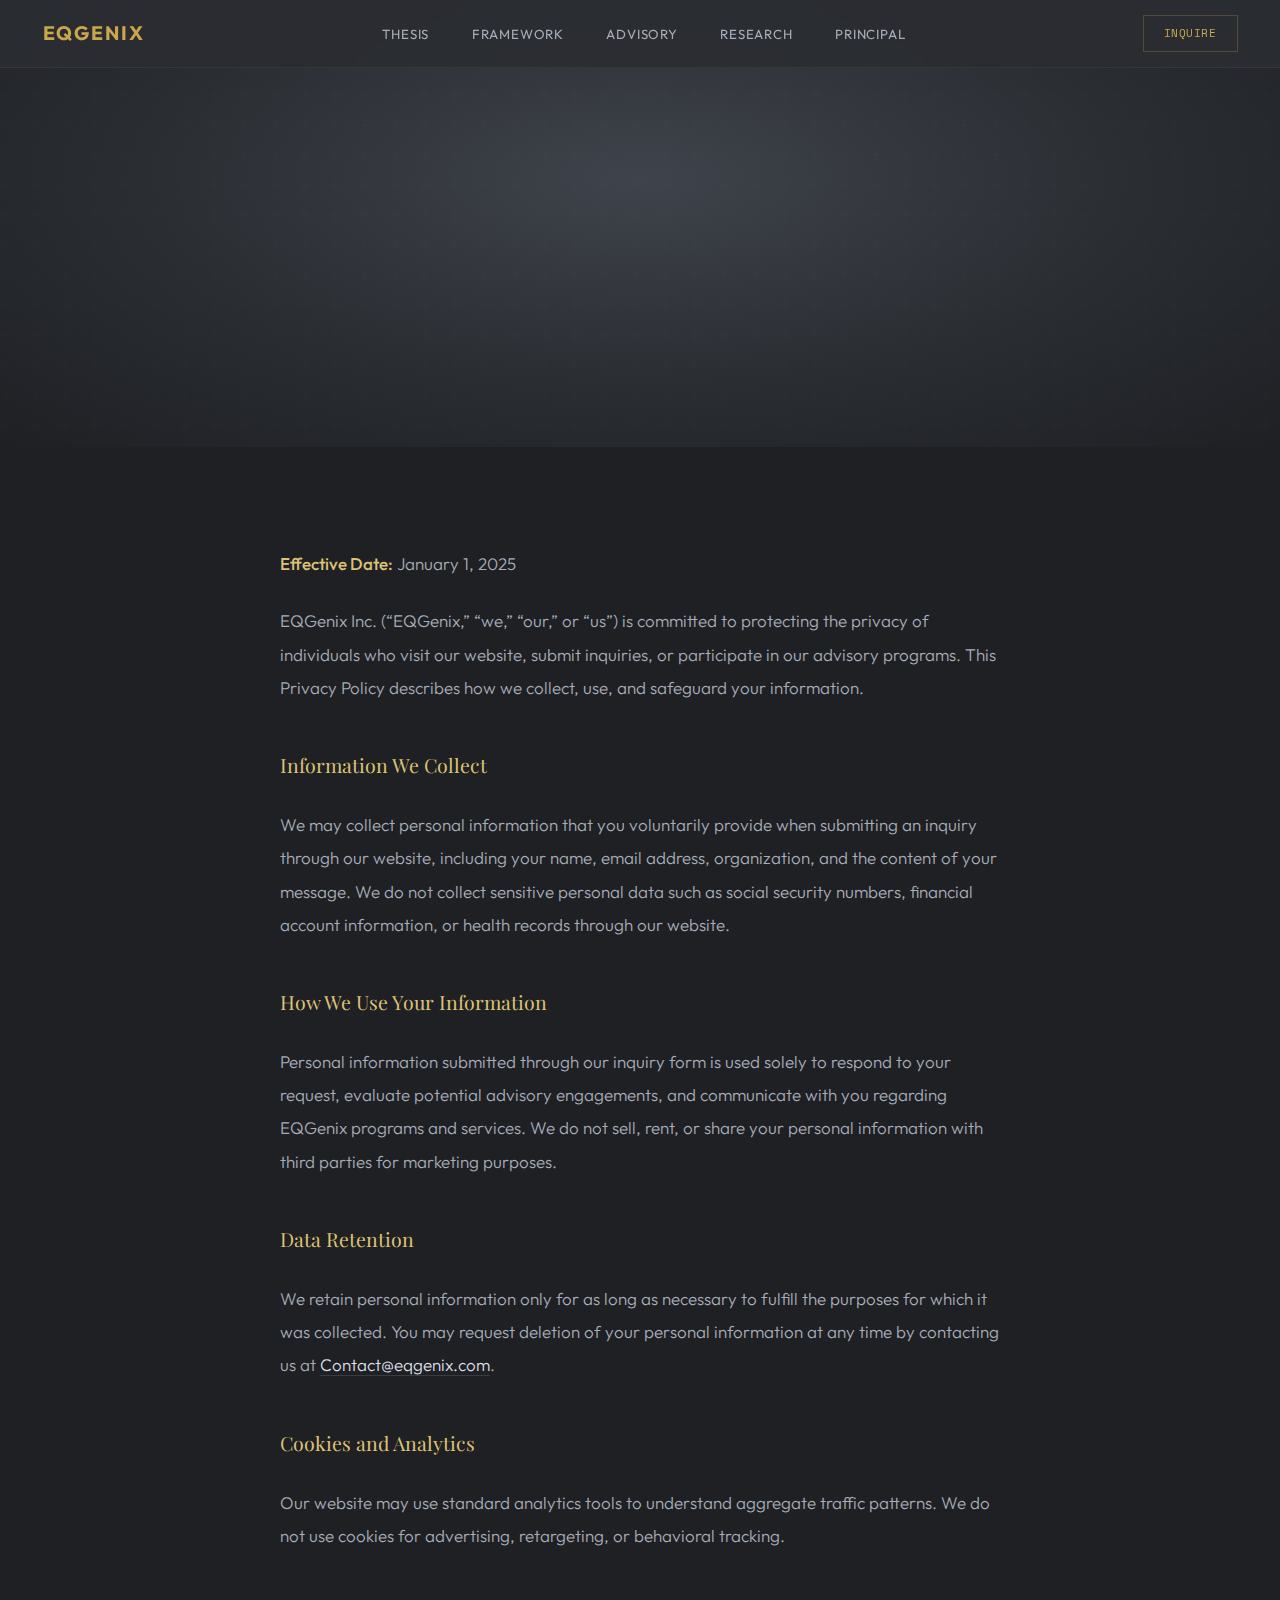
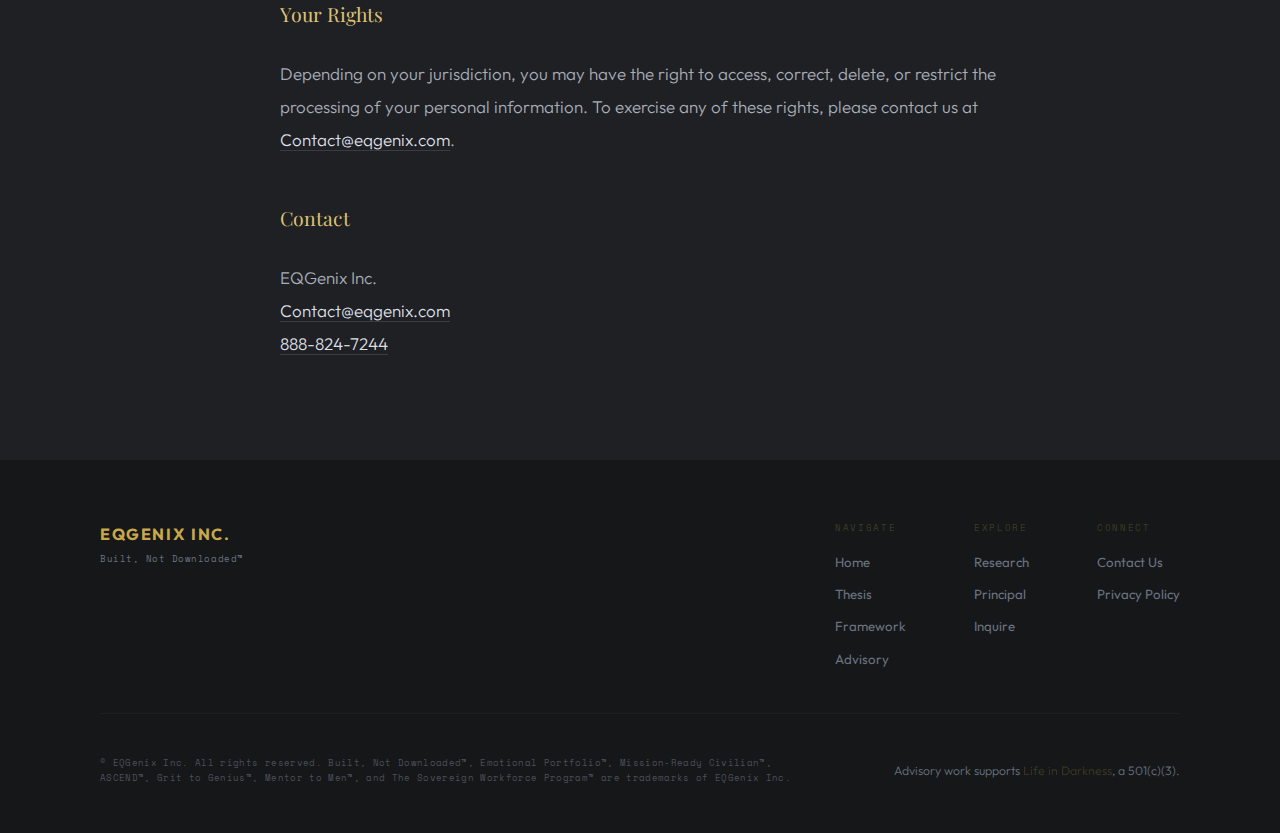
<file: privacy.html>
<!DOCTYPE html>
<html lang="en">
<head>
  <meta charset="UTF-8">
  <meta name="viewport" content="width=device-width, initial-scale=1.0">
  <title>Privacy Policy — EQGenix</title>
  <link rel="preconnect" href="https://fonts.googleapis.com">
  <link rel="preconnect" href="https://fonts.gstatic.com" crossorigin>
  <link href="https://fonts.googleapis.com/css2?family=Playfair+Display:ital,wght@0,400;0,500;0,600;0,700;1,400;1,500&family=Outfit:wght@200;300;400;500;600;700&family=Space+Mono:wght@400;700&display=swap" rel="stylesheet">
  <style>
/* ═══════════════════════════════════════════════════
   EQGenix — Emotional & Cognitive Wealth Advisors
   Global Stylesheet
   ═══════════════════════════════════════════════════ */

*, *::before, *::after {
  margin: 0;
  padding: 0;
  box-sizing: border-box;
}

:root {
  /* Slate spectrum */
  --slate-deep: #2a2d32;
  --slate: #353840;
  --slate-mid: #3f434b;
  --slate-light: #4a4f59;

  /* Gold spectrum */
  --gold: #c9a84c;
  --gold-light: #ddc175;
  --gold-pale: #e8d59e;
  --gold-dim: rgba(201, 168, 76, 0.25);
  --gold-glow: rgba(201, 168, 76, 0.08);

  /* Silver spectrum */
  --silver: #a8adb8;
  --silver-light: #c5c9d1;
  --silver-bright: #dcdfe5;
  --silver-dim: rgba(168, 173, 184, 0.2);

  /* Stone */
  --stone: #6b7280;
  --stone-light: #8891a0;

  /* Neutrals */
  --white: #f4f3f0;
  --off-white: #eae8e3;
  --cream: #e0ddd6;
  --dark: #1e2024;
  --black: #151719;
  --charcoal: #1a1a1a;

  /* Rules */
  --rule: #b09060;
  --rule-muted: rgba(176, 144, 96, 0.4);

  /* Typography */
  --serif: 'Playfair Display', Georgia, serif;
  --sans: 'Outfit', -apple-system, sans-serif;
  --mono: 'Space Mono', monospace;
}

html {
  font-size: 17px;
  scroll-behavior: smooth;
}

body {
  font-family: var(--sans);
  background: var(--slate-deep);
  color: var(--silver-light);
  line-height: 1.65;
  font-weight: 300;
  -webkit-font-smoothing: antialiased;
  -moz-osx-font-smoothing: grayscale;
  overflow-x: hidden;
}

::selection {
  background: var(--gold);
  color: var(--black);
}


/* ═══════════════════════════════════════════
   NAVIGATION
   ═══════════════════════════════════════════ */

nav {
  position: fixed;
  top: 0;
  left: 0;
  width: 100%;
  z-index: 1000;
  height: 68px;
  display: flex;
  align-items: center;
  justify-content: center;
  background: rgba(42, 45, 50, 0.92);
  backdrop-filter: blur(24px);
  -webkit-backdrop-filter: blur(24px);
  border-bottom: 1px solid rgba(201, 168, 76, 0.1);
  transition: all 0.3s;
}

nav.scrolled {
  background: rgba(42, 45, 50, 0.97);
  box-shadow: 0 4px 30px rgba(0, 0, 0, 0.3);
}

.nav-inner {
  width: 100%;
  max-width: 1280px;
  padding: 0 2.5rem;
  display: flex;
  align-items: center;
  justify-content: space-between;
}

.nav-brand {
  font-family: var(--sans);
  font-size: 1.15rem;
  font-weight: 700;
  letter-spacing: 0.1em;
  color: var(--gold);
  text-transform: uppercase;
  text-decoration: none;
  transition: color 0.3s;
}

.nav-brand:hover {
  color: var(--gold-light);
}

.nav-links {
  display: flex;
  align-items: center;
  gap: 2.5rem;
  list-style: none;
}

.nav-links a {
  font-family: var(--sans);
  font-size: 0.78rem;
  font-weight: 400;
  letter-spacing: 0.06em;
  color: var(--silver);
  text-decoration: none;
  text-transform: uppercase;
  transition: color 0.3s;
  position: relative;
}

.nav-links a::after {
  content: '';
  position: absolute;
  bottom: -4px;
  left: 0;
  width: 0;
  height: 1px;
  background: var(--gold);
  transition: width 0.4s ease;
}

.nav-links a:hover {
  color: var(--gold-light);
}

.nav-links a:hover::after {
  width: 100%;
}

.nav-links a.active {
  color: var(--gold-light);
}

.nav-links a.active::after {
  width: 100%;
}

.nav-inquiry {
  font-family: var(--mono);
  font-size: 0.65rem;
  letter-spacing: 0.05em;
  color: var(--gold);
  text-decoration: none;
  text-transform: uppercase;
  padding: 8px 20px;
  border: 1px solid var(--gold-dim);
  transition: all 0.3s;
}

.nav-inquiry:hover {
  border-color: var(--gold);
  background: var(--gold-glow);
}

.nav-inquiry.active {
  border-color: var(--gold);
  color: var(--gold-light);
}

.mobile-toggle {
  display: none;
  background: none;
  border: none;
  cursor: pointer;
  width: 24px;
  height: 16px;
  position: relative;
}

.mobile-toggle span {
  display: block;
  width: 100%;
  height: 1px;
  background: var(--gold);
  position: absolute;
  left: 0;
  transition: all 0.3s;
}

.mobile-toggle span:nth-child(1) { top: 0; }
.mobile-toggle span:nth-child(2) { top: 50%; }
.mobile-toggle span:nth-child(3) { bottom: 0; }


/* ═══════════════════════════════════════════
   PAGE HERO
   ═══════════════════════════════════════════ */

.page-hero {
  min-height: 45vh;
  display: flex;
  flex-direction: column;
  justify-content: center;
  align-items: center;
  text-align: center;
  padding: 140px 2rem 80px;
  position: relative;
  background: radial-gradient(ellipse at 50% 40%, var(--slate-mid) 0%, var(--slate-deep) 55%, var(--dark) 100%);
}

.page-hero::before {
  content: '';
  position: absolute;
  top: 0;
  left: 0;
  width: 100%;
  height: 100%;
  background: url("data:image/svg+xml,%3Csvg width='60' height='60' viewBox='0 0 60 60' xmlns='http://www.w3.org/2000/svg'%3E%3Cg fill='none' fill-rule='evenodd'%3E%3Cg fill='%23c9a84c' fill-opacity='0.03'%3E%3Cpath d='M36 34v-4h-2v4h-4v2h4v4h2v-4h4v-2h-4zm0-30V0h-2v4h-4v2h4v4h2V6h4V4h-4zM6 34v-4H4v4H0v2h4v4h2v-4h4v-2H6zM6 4V0H4v4H0v2h4v4h2V6h4V4H6z'/%3E%3C/g%3E%3C/g%3E%3C/svg%3E");
  opacity: 0.5;
  pointer-events: none;
}

.page-hero-brand {
  font-family: var(--sans);
  font-size: 0.85rem;
  font-weight: 700;
  letter-spacing: 0.12em;
  text-transform: uppercase;
  color: var(--gold);
  margin-bottom: 1.5rem;
  opacity: 0;
  animation: fadeUp 0.6s 0.02s forwards;
}

.page-hero-rule {
  width: 50px;
  height: 1px;
  background: linear-gradient(90deg, transparent, var(--gold), transparent);
  margin: 0 auto 2rem;
  opacity: 0;
  animation: fadeUp 0.6s 0.05s forwards;
}

.page-hero-label {
  font-family: var(--mono);
  font-size: 0.62rem;
  letter-spacing: 0.25em;
  text-transform: uppercase;
  color: var(--gold);
  margin-bottom: 2rem;
  opacity: 0;
  animation: fadeUp 0.7s 0.1s forwards;
}

.page-hero h1 {
  font-family: var(--serif);
  font-size: clamp(2.2rem, 4.5vw, 3.8rem);
  font-weight: 400;
  line-height: 1.15;
  color: var(--white);
  max-width: 780px;
  margin-bottom: 1.5rem;
  opacity: 0;
  animation: fadeUp 0.8s 0.2s forwards;
}

.page-hero h1 em {
  font-style: italic;
  color: var(--gold-light);
}

.page-hero-sub {
  font-size: 1.05rem;
  font-weight: 300;
  color: var(--silver);
  max-width: 560px;
  line-height: 1.8;
  opacity: 0;
  animation: fadeUp 0.8s 0.35s forwards;
}


/* ═══════════════════════════════════════════
   HOME HERO
   ═══════════════════════════════════════════ */

.home-hero {
  min-height: 100vh;
}

.home-hero .hero-mark {
  font-family: var(--mono);
  font-size: 0.62rem;
  letter-spacing: 0.2em;
  text-transform: uppercase;
  color: rgba(201, 168, 76, 0.7);
  margin-top: 3rem;
  padding: 0;
  border: none;
  opacity: 0;
  animation: fadeUp 0.7s 0.5s forwards;
}

.home-hero .hero-scroll {
  position: absolute;
  bottom: 40px;
  left: 50%;
  transform: translateX(-50%);
  display: flex;
  flex-direction: column;
  align-items: center;
  gap: 8px;
  opacity: 0;
  animation: fadeUp 0.6s 0.8s forwards;
}

.home-hero .hero-scroll .tick {
  width: 1px;
  height: 28px;
  background: linear-gradient(to bottom, var(--gold-dim), transparent);
  animation: scrollPulse 2.5s ease-in-out infinite;
}

.home-hero .hero-scroll span {
  font-family: var(--mono);
  font-size: 0.52rem;
  letter-spacing: 0.15em;
  text-transform: uppercase;
  color: var(--stone);
}


/* ═══════════════════════════════════════════
   SHARED ELEMENTS
   ═══════════════════════════════════════════ */

.section-label {
  font-family: var(--mono);
  font-size: 0.6rem;
  letter-spacing: 0.25em;
  text-transform: uppercase;
  color: var(--gold);
  margin-bottom: 1.5rem;
}

.section-rule {
  width: 40px;
  height: 1px;
  background: var(--gold-dim);
  margin: 0 auto 2rem;
}

.content-section {
  padding: 100px 2rem;
}

.content-section.bg-dark { background: var(--dark); }
.content-section.bg-slate { background: var(--slate); }
.content-section.bg-slate-deep { background: var(--slate-deep); }


/* ═══════════════════════════════════════════
   HOME PREVIEW GRID
   ═══════════════════════════════════════════ */

.home-previews {
  max-width: 1100px;
  margin: 0 auto;
  display: grid;
  grid-template-columns: repeat(3, 1fr);
  gap: 1px;
  background: rgba(201, 168, 76, 0.3);
}

.home-preview {
  padding: 3rem 2.5rem 2.5rem;
  background: var(--dark);
  text-decoration: none;
  display: flex;
  flex-direction: column;
  position: relative;
  overflow: hidden;
  transition: all 0.5s ease;
}

.home-preview::before {
  content: '';
  position: absolute;
  top: 0;
  left: 0;
  width: 100%;
  height: 3px;
  background: linear-gradient(90deg, var(--gold), rgba(201, 168, 76, 0.2));
  transform: scaleX(0);
  transform-origin: left;
  transition: transform 0.5s ease;
}

.home-preview:hover::before {
  transform: scaleX(1);
}

.home-preview::after {
  content: '';
  position: absolute;
  top: 0;
  left: 0;
  width: 100%;
  height: 100%;
  background: linear-gradient(180deg, rgba(201, 168, 76, 0.04) 0%, transparent 40%);
  opacity: 0;
  transition: opacity 0.5s ease;
  pointer-events: none;
}

.home-preview:hover::after {
  opacity: 1;
}

.home-preview:hover {
  background: var(--charcoal);
}

.home-preview .section-label {
  margin-bottom: 0.6rem;
  font-size: 0.5rem;
  transition: color 0.3s;
}

.home-preview:hover .section-label {
  color: var(--gold-light);
}

.home-preview h3 {
  font-family: var(--serif);
  font-size: 1.45rem;
  font-weight: 500;
  color: var(--silver-bright);
  line-height: 1.3;
  margin-bottom: 1.2rem;
  transition: color 0.4s;
}

.home-preview:hover h3 {
  color: var(--white);
}

.home-preview p {
  font-size: 0.88rem;
  color: var(--stone);
  line-height: 1.75;
  flex-grow: 1;
}

.home-preview .arrow {
  font-family: var(--mono);
  font-size: 0.58rem;
  color: var(--gold-dim);
  letter-spacing: 0.1em;
  text-transform: uppercase;
  margin-top: 2rem;
  display: inline-flex;
  align-items: center;
  gap: 8px;
  transition: all 0.4s;
}

.home-preview:hover .arrow {
  color: var(--gold);
  transform: translateX(4px);
}


/* ═══════════════════════════════════════════
   EVIDENCE STRIP
   ═══════════════════════════════════════════ */

.evidence {
  padding: 56px 2rem;
  background: var(--black);
  border-top: 1px solid rgba(201, 168, 76, 0.1);
  border-bottom: 1px solid rgba(201, 168, 76, 0.1);
}

.evidence-inner {
  max-width: 960px;
  margin: 0 auto;
  display: grid;
  grid-template-columns: repeat(4, 1fr);
  text-align: center;
}

.evidence-item {
  padding: 1.5rem 2rem;
}

.evidence-stat {
  font-family: var(--serif);
  font-size: 2.6rem;
  font-weight: 400;
  color: var(--gold);
  line-height: 1;
  margin-bottom: 0.6rem;
}

.evidence-label {
  font-family: var(--mono);
  font-size: 0.55rem;
  letter-spacing: 0.08em;
  text-transform: uppercase;
  color: var(--stone);
  line-height: 1.6;
}


/* ═══════════════════════════════════════════
   THESIS
   ═══════════════════════════════════════════ */

.thesis-inner {
  max-width: 780px;
  margin: 0 auto;
  text-align: center;
}

.thesis-heading {
  font-family: var(--serif);
  font-size: clamp(1.7rem, 3vw, 2.4rem);
  font-weight: 400;
  line-height: 1.3;
  color: var(--white);
  margin-bottom: 3rem;
}

.thesis-rule {
  width: 36px;
  height: 1px;
  background: var(--gold-dim);
  margin: 0 auto 3rem;
}

.thesis-text {
  font-size: 1.02rem;
  line-height: 2;
  color: var(--silver);
  font-weight: 300;
  text-align: left;
  max-width: 640px;
  margin: 0 auto;
}

.thesis-text p + p {
  margin-top: 1.4rem;
}

.thesis-text strong {
  color: var(--gold-light);
  font-weight: 500;
}

.thesis-pullquote {
  font-family: var(--serif);
  font-size: 1.3rem;
  font-weight: 400;
  font-style: italic;
  color: var(--gold-pale);
  line-height: 1.6;
  max-width: 580px;
  margin: 3.5rem auto 0;
  text-align: center;
  position: relative;
  padding: 2rem 0;
}

.thesis-pullquote::before,
.thesis-pullquote::after {
  content: '';
  position: absolute;
  left: 50%;
  transform: translateX(-50%);
  width: 24px;
  height: 1px;
  background: var(--gold-dim);
}

.thesis-pullquote::before { top: 0; }
.thesis-pullquote::after { bottom: 0; }


/* ═══════════════════════════════════════════
   FRAMEWORK — PILLARS
   ═══════════════════════════════════════════ */

.framework-header {
  max-width: 680px;
  margin: 0 auto 5rem;
  text-align: center;
}

.framework-header h2 {
  font-family: var(--serif);
  font-size: clamp(1.8rem, 2.8vw, 2.5rem);
  font-weight: 400;
  line-height: 1.3;
  color: var(--white);
  margin-bottom: 1.5rem;
}

.framework-header p {
  font-size: 1rem;
  color: var(--silver);
  line-height: 1.8;
  max-width: 520px;
  margin: 0 auto;
}

.pillars {
  max-width: 1080px;
  margin: 0 auto;
  display: flex;
  flex-direction: column;
  border-top: 1px solid var(--silver-dim);
}

.pillar {
  display: grid;
  grid-template-columns: 80px 240px 1fr;
  padding: 2.2rem 0;
  border-bottom: 1px solid var(--silver-dim);
  align-items: baseline;
  transition: all 0.4s;
}

.pillar:hover {
  background: var(--gold-glow);
  margin: 0 -2rem;
  padding-left: 2rem;
  padding-right: 2rem;
}

.pillar-num {
  font-family: var(--mono);
  font-size: 0.6rem;
  color: var(--gold-dim);
  letter-spacing: 0.08em;
}

.pillar:hover .pillar-num { color: var(--gold); }

.pillar-name {
  font-family: var(--serif);
  font-size: 1.25rem;
  font-weight: 500;
  color: var(--silver-bright);
  line-height: 1.35;
  transition: color 0.3s;
}

.pillar:hover .pillar-name { color: var(--gold-light); }

.pillar-desc {
  font-size: 0.92rem;
  color: var(--stone-light);
  line-height: 1.75;
  font-weight: 300;
  padding-left: 2rem;
}

.pillar-deep {
  max-width: 780px;
  margin: 4rem auto 0;
}

.pillar-deep-item {
  padding: 3rem 0;
  border-bottom: 1px solid var(--silver-dim);
}

.pillar-deep-item:first-child {
  border-top: 1px solid var(--silver-dim);
}

.pillar-deep-item h3 {
  font-family: var(--serif);
  font-size: 1.4rem;
  font-weight: 500;
  color: var(--gold-light);
  margin-bottom: 0.5rem;
}

.pillar-deep-item .pillar-num {
  display: block;
  margin-bottom: 0.8rem;
}

.pillar-deep-item p {
  font-size: 0.98rem;
  color: var(--silver);
  line-height: 1.9;
  font-weight: 300;
  margin-top: 1rem;
}


/* ═══════════════════════════════════════════
   PROGRAMS / ADVISORY
   ═══════════════════════════════════════════ */

.programs-header {
  max-width: 680px;
  margin: 0 auto 5rem;
  text-align: center;
}

.programs-header h2 {
  font-family: var(--serif);
  font-size: clamp(1.8rem, 2.8vw, 2.5rem);
  font-weight: 400;
  line-height: 1.3;
  color: var(--white);
  margin-bottom: 1.5rem;
}

.programs-header p {
  font-size: 1rem;
  color: var(--silver);
  line-height: 1.8;
  max-width: 540px;
  margin: 0 auto;
}

.program-list {
  max-width: 920px;
  margin: 0 auto;
  display: grid;
  grid-template-columns: 1fr 1fr;
  gap: 1.5rem;
}

.program-item {
  display: flex;
  flex-direction: column;
  padding: 2.5rem;
  border: 1px solid rgba(201, 168, 76, 0.12);
  background: rgba(53, 56, 64, 0.5);
  transition: all 0.4s;
}

.program-item:hover {
  border-color: rgba(201, 168, 76, 0.3);
  background: rgba(201, 168, 76, 0.04);
}

.program-type {
  font-family: var(--mono);
  font-size: 0.56rem;
  letter-spacing: 0.2em;
  text-transform: uppercase;
  color: var(--gold);
  margin-bottom: 0.8rem;
}

.program-name {
  font-family: var(--serif);
  font-size: 1.5rem;
  font-weight: 500;
  color: var(--white);
  line-height: 1.3;
  margin-bottom: 0.3rem;
}

.program-tm {
  font-family: var(--mono);
  font-size: 0.52rem;
  color: var(--stone);
  letter-spacing: 0.06em;
}

.program-meta {
  display: flex;
  gap: 2.5rem;
  margin-top: 1.2rem;
}

.program-meta dt {
  font-family: var(--mono);
  font-size: 0.52rem;
  letter-spacing: 0.1em;
  text-transform: uppercase;
  color: var(--stone);
  margin-bottom: 2px;
}

.program-meta dd {
  font-size: 0.88rem;
  color: var(--silver-bright);
  font-weight: 500;
}

.program-body {
  font-size: 0.95rem;
  color: var(--silver);
  line-height: 1.85;
  font-weight: 300;
  margin-top: 1.5rem;
  padding-top: 1.5rem;
  border-top: 1px solid var(--silver-dim);
}


/* ═══════════════════════════════════════════
   ARTICLES / RESEARCH
   ═══════════════════════════════════════════ */

.articles {
  max-width: 780px;
  margin: 0 auto;
}

.article {
  padding: 2.5rem 0;
  border-bottom: 1px solid var(--silver-dim);
  text-align: center;
  transition: all 0.3s;
}

.article:first-child {
  border-top: 1px solid var(--silver-dim);
}

.article:hover {
  background: var(--gold-glow);
  margin: 0 -2rem;
  padding-left: 2rem;
  padding-right: 2rem;
}

.article-category {
  font-family: var(--mono);
  font-size: 0.52rem;
  letter-spacing: 0.2em;
  text-transform: uppercase;
  color: var(--gold);
  margin-bottom: 0.8rem;
  display: block;
}

.article-title {
  font-family: var(--serif);
  font-size: 1.3rem;
  font-weight: 500;
  color: var(--silver-bright);
  line-height: 1.4;
  margin-bottom: 0.8rem;
  transition: color 0.3s;
}

.article:hover .article-title {
  color: var(--gold-light);
}

.article-excerpt {
  font-size: 0.9rem;
  color: var(--stone-light);
  line-height: 1.75;
  max-width: 600px;
  margin: 0 auto;
}


/* ═══════════════════════════════════════════
   ABOUT / PRINCIPAL
   ═══════════════════════════════════════════ */

.about-header {
  max-width: 680px;
  margin: 0 auto 3rem;
  text-align: center;
}

.about-header h2 {
  font-family: var(--serif);
  font-size: clamp(1.8rem, 2.8vw, 2.5rem);
  font-weight: 400;
  color: var(--white);
  margin-bottom: 0.4rem;
}

.about-header .role {
  font-size: 0.9rem;
  color: var(--gold);
  font-weight: 400;
}

.credentials {
  max-width: 640px;
  margin: 0 auto 3.5rem;
  display: grid;
  grid-template-columns: 1fr 1fr;
  border-top: 1px solid var(--silver-dim);
}

.credential {
  padding: 1.2rem 1rem;
  border-bottom: 1px solid var(--silver-dim);
}

.credential dt {
  font-family: var(--mono);
  font-size: 0.52rem;
  letter-spacing: 0.12em;
  text-transform: uppercase;
  color: var(--gold-dim);
  margin-bottom: 4px;
}

.credential dd {
  font-size: 0.88rem;
  color: var(--silver-light);
  font-weight: 300;
  line-height: 1.5;
}

.about-text {
  max-width: 680px;
  margin: 0 auto;
  text-align: left;
}

.about-text p {
  font-size: 1rem;
  color: var(--silver);
  line-height: 1.95;
  font-weight: 300;
}

.about-text p + p {
  margin-top: 1.4rem;
}


/* ═══════════════════════════════════════════
   CONTACT PAGE
   ═══════════════════════════════════════════ */

.contact-grid {
  max-width: 1080px;
  margin: 0 auto;
  display: grid;
  grid-template-columns: 1fr 1px 1fr;
  gap: 0;
  min-height: 30vh;
}

.contact-grid-line {
  background: rgba(201, 168, 76, 0.2);
}

.contact-block {
  padding: 4rem 3.5rem;
  display: flex;
  flex-direction: column;
  justify-content: center;
}

.contact-block-label {
  font-family: var(--mono);
  font-size: 0.55rem;
  letter-spacing: 0.25em;
  text-transform: uppercase;
  color: var(--gold);
  margin-bottom: 1.5rem;
}

.contact-block-value {
  font-family: var(--serif);
  font-size: clamp(1.4rem, 2.5vw, 2rem);
  font-weight: 400;
  color: var(--silver-bright);
  line-height: 1.3;
  margin-bottom: 0.6rem;
}

.contact-block-value a {
  color: var(--silver-bright);
  text-decoration: none;
  transition: color 0.3s;
}

.contact-block-value a:hover {
  color: var(--gold-light);
}

.contact-block-note {
  font-size: 0.88rem;
  color: var(--stone-light);
  line-height: 1.7;
  margin-top: 0.5rem;
}

.contact-form-section {
  max-width: 640px;
  margin: 0 auto;
}

.contact-form-header {
  text-align: center;
  margin-bottom: 3rem;
}

.contact-form-header h2 {
  font-family: var(--serif);
  font-size: clamp(1.4rem, 2.2vw, 1.8rem);
  font-weight: 400;
  color: var(--white);
  margin-bottom: 1rem;
}

.contact-form-header p {
  font-size: 0.95rem;
  color: var(--stone-light);
  line-height: 1.75;
}

.contact-form {
  display: grid;
  grid-template-columns: 1fr 1fr;
  gap: 1.5rem 2rem;
}

.contact-form .full-width {
  grid-column: 1 / -1;
}

.contact-form label {
  display: block;
  font-family: var(--mono);
  font-size: 0.55rem;
  letter-spacing: 0.14em;
  text-transform: uppercase;
  color: var(--gold);
  margin-bottom: 6px;
}

.contact-form input,
.contact-form textarea,
.contact-form select {
  width: 100%;
  padding: 12px 0;
  font-family: var(--sans);
  font-size: 0.95rem;
  font-weight: 300;
  color: var(--silver-bright);
  background: transparent;
  border: none;
  border-bottom: 1px solid var(--silver-bright);
  outline: none;
  transition: border-color 0.3s;
  border-radius: 0;
  -webkit-appearance: none;
}

.contact-form input:focus,
.contact-form textarea:focus,
.contact-form select:focus {
  border-bottom-color: var(--gold-light);
}

.contact-form textarea {
  resize: vertical;
  min-height: 100px;
}

.contact-form select option {
  background: var(--slate);
  color: var(--silver-bright);
}

.contact-form-submit {
  font-family: var(--mono);
  font-size: 0.65rem;
  letter-spacing: 0.12em;
  text-transform: uppercase;
  color: var(--gold);
  background: transparent;
  border: 1px solid var(--gold-dim);
  padding: 14px 40px;
  cursor: pointer;
  transition: all 0.4s;
  margin-top: 1rem;
}

.contact-form-submit:hover {
  border-color: var(--gold);
  background: rgba(201, 168, 76, 0.08);
  color: var(--gold-light);
}

.contact-cta-strip {
  max-width: 640px;
  margin: 3rem auto 0;
  text-align: center;
  padding-top: 3rem;
  border-top: 1px solid var(--silver-dim);
}

.contact-cta-strip p {
  font-size: 0.85rem;
  color: var(--stone);
  line-height: 1.7;
}

.contact-cta-strip a {
  color: var(--gold);
  text-decoration: none;
  border-bottom: 1px solid var(--gold-dim);
  transition: border-color 0.3s;
}

.contact-cta-strip a:hover {
  border-color: var(--gold);
}


/* ═══════════════════════════════════════════
   FOOTER
   ═══════════════════════════════════════════ */

footer {
  padding: 60px 2rem 48px;
  background: var(--black);
  color: var(--stone);
}

.footer-inner {
  max-width: 1080px;
  margin: 0 auto;
}

.footer-top {
  display: flex;
  justify-content: space-between;
  align-items: flex-start;
  margin-bottom: 2.5rem;
  padding-bottom: 2.5rem;
  border-bottom: 1px solid rgba(201, 168, 76, 0.06);
}

.footer-brand {
  font-family: var(--sans);
  font-size: 0.95rem;
  font-weight: 700;
  letter-spacing: 0.1em;
  text-transform: uppercase;
  color: var(--gold);
  text-decoration: none;
}

.footer-tagline {
  font-family: var(--mono);
  font-size: 0.52rem;
  color: var(--stone);
  letter-spacing: 0.06em;
  margin-top: 4px;
}

.footer-columns {
  display: flex;
  gap: 4rem;
}

.footer-col {
  display: flex;
  flex-direction: column;
  gap: 0.6rem;
}

.footer-col-title {
  font-family: var(--mono);
  font-size: 0.55rem;
  letter-spacing: 0.18em;
  text-transform: uppercase;
  color: var(--gold-dim);
  margin-bottom: 0.4rem;
}

.footer-col a {
  font-size: 0.78rem;
  font-weight: 400;
  color: var(--stone);
  text-decoration: none;
  transition: color 0.3s;
}

.footer-col a:hover {
  color: var(--gold);
}

.footer-bottom {
  display: flex;
  justify-content: space-between;
  align-items: center;
  flex-wrap: wrap;
  gap: 1rem;
}

.footer-legal {
  font-family: var(--mono);
  font-size: 0.5rem;
  color: var(--slate-light);
  letter-spacing: 0.04em;
  max-width: 700px;
  line-height: 1.7;
}

.footer-nonprofit {
  font-size: 0.72rem;
  color: var(--stone);
}

.footer-nonprofit a {
  color: var(--gold-dim);
  text-decoration: none;
  transition: color 0.3s;
}

.footer-nonprofit a:hover {
  color: var(--gold);
}


/* ═══════════════════════════════════════════
   ANIMATIONS
   ═══════════════════════════════════════════ */

@keyframes fadeUp {
  from { opacity: 0; transform: translateY(20px); }
  to { opacity: 1; transform: translateY(0); }
}

@keyframes scrollPulse {
  0%, 100% { opacity: 0.3; }
  50% { opacity: 0.8; }
}

.reveal {
  opacity: 0;
  transform: translateY(24px);
  transition: opacity 0.7s ease, transform 0.7s ease;
}

.reveal.visible {
  opacity: 1;
  transform: translateY(0);
}


/* ═══════════════════════════════════════════
   RESPONSIVE
   ═══════════════════════════════════════════ */

@media (max-width: 900px) {
  html { font-size: 16px; }
  .pillar { grid-template-columns: 60px 1fr; }
  .pillar-desc { grid-column: 2; padding-left: 0; margin-top: 0.3rem; }
  .pillar:hover { margin: 0; padding-left: 0; padding-right: 0; }
  .program-list { grid-template-columns: 1fr; }
  .evidence-inner { grid-template-columns: repeat(2, 1fr); }
  .contact-inner { grid-template-columns: 1fr; gap: 3rem; }
  .credentials { grid-template-columns: 1fr; }
  .home-previews { grid-template-columns: 1fr; }
  .contact-grid { grid-template-columns: 1fr; }
  .contact-grid-line { height: 1px; width: 80%; margin: 0 auto; }
  .contact-block { padding: 2.5rem 2rem; }
  .contact-form { grid-template-columns: 1fr; }
}

@media (max-width: 680px) {
  .nav-links, .nav-inquiry { display: none; }
  .mobile-toggle { display: block; }

  .nav-links.open {
    display: flex;
    flex-direction: column;
    position: absolute;
    top: 68px;
    left: 0;
    width: 100%;
    background: var(--slate-deep);
    padding: 1.5rem 2.5rem 2rem;
    gap: 1.2rem;
    border-bottom: 1px solid rgba(201, 168, 76, 0.1);
  }

  .page-hero h1 { font-size: 2rem; }
  .pillar { grid-template-columns: 1fr; }
  .pillar-num { margin-bottom: 0.3rem; }
  .pillar-desc { grid-column: 1; padding-left: 0; }
  .article:hover, .pillar:hover { margin: 0; padding-left: 0; padding-right: 0; }
  .evidence-inner { grid-template-columns: 1fr 1fr; }
  .footer-top { flex-direction: column; gap: 2rem; }
  .footer-columns { flex-direction: column; gap: 1.5rem; }
  .footer-bottom { flex-direction: column; align-items: flex-start; }
}

</style>
</head>
<body>

  <nav id="mainNav">
    <div class="nav-inner">
      <a href="index.html" class="nav-brand">EQGenix</a>
      <ul class="nav-links" id="navLinks">
        <li><a href="thesis.html">Thesis</a></li>
        <li><a href="framework.html">Framework</a></li>
        <li><a href="advisory.html">Advisory</a></li>
        <li><a href="research.html">Research</a></li>
        <li><a href="principal.html">Principal</a></li>
      </ul>
      <a href="contact.html" class="nav-inquiry">Inquire</a>
      <button class="mobile-toggle" id="mobileToggle" aria-label="Menu">
        <span></span><span></span><span></span>
      </button>
    </div>
  </nav>


  <section class="page-hero">
    <p class="page-hero-brand">EQGenix</p>
    <div class="page-hero-rule"></div>
    <p class="page-hero-label">Legal</p>
    <h1>Privacy Policy</h1>
  </section>

  <section class="content-section bg-dark">
    <div class="about-text reveal" style="max-width:720px;margin:0 auto">
      <p><strong style="color:var(--gold-light);font-weight:500">Effective Date:</strong> January 1, 2025</p>
      <p>EQGenix Inc. (&ldquo;EQGenix,&rdquo; &ldquo;we,&rdquo; &ldquo;our,&rdquo; or &ldquo;us&rdquo;) is committed to protecting the privacy of individuals who visit our website, submit inquiries, or participate in our advisory programs. This Privacy Policy describes how we collect, use, and safeguard your information.</p>
      <p style="color:var(--gold-light);font-family:var(--serif);font-size:1.15rem;margin-top:2.5rem;margin-bottom:.5rem">Information We Collect</p>
      <p>We may collect personal information that you voluntarily provide when submitting an inquiry through our website, including your name, email address, organization, and the content of your message. We do not collect sensitive personal data such as social security numbers, financial account information, or health records through our website.</p>
      <p style="color:var(--gold-light);font-family:var(--serif);font-size:1.15rem;margin-top:2.5rem;margin-bottom:.5rem">How We Use Your Information</p>
      <p>Personal information submitted through our inquiry form is used solely to respond to your request, evaluate potential advisory engagements, and communicate with you regarding EQGenix programs and services. We do not sell, rent, or share your personal information with third parties for marketing purposes.</p>
      <p style="color:var(--gold-light);font-family:var(--serif);font-size:1.15rem;margin-top:2.5rem;margin-bottom:.5rem">Data Retention</p>
      <p>We retain personal information only for as long as necessary to fulfill the purposes for which it was collected. You may request deletion of your personal information at any time by contacting us at <a href="mailto:Contact@eqgenix.com" style="color:var(--silver-bright);border-bottom:1px solid var(--silver-dim);text-decoration:none">Contact@eqgenix.com</a>.</p>
      <p style="color:var(--gold-light);font-family:var(--serif);font-size:1.15rem;margin-top:2.5rem;margin-bottom:.5rem">Cookies and Analytics</p>
      <p>Our website may use standard analytics tools to understand aggregate traffic patterns. We do not use cookies for advertising, retargeting, or behavioral tracking.</p>
      <p style="color:var(--gold-light);font-family:var(--serif);font-size:1.15rem;margin-top:2.5rem;margin-bottom:.5rem">Your Rights</p>
      <p>Depending on your jurisdiction, you may have the right to access, correct, delete, or restrict the processing of your personal information. To exercise any of these rights, please contact us at <a href="mailto:Contact@eqgenix.com" style="color:var(--silver-bright);border-bottom:1px solid var(--silver-dim);text-decoration:none">Contact@eqgenix.com</a>.</p>
      <p style="color:var(--gold-light);font-family:var(--serif);font-size:1.15rem;margin-top:2.5rem;margin-bottom:.5rem">Contact</p>
      <p>EQGenix Inc.<br><a href="mailto:Contact@eqgenix.com" style="color:var(--silver-bright);border-bottom:1px solid var(--silver-dim);text-decoration:none">Contact@eqgenix.com</a><br><a href="tel:8888247244" style="color:var(--silver-bright);border-bottom:1px solid var(--silver-dim);text-decoration:none">888-824-7244</a></p>
    </div>
  </section>

  <footer>
    <div class="footer-inner">
      <div class="footer-top">
        <div>
          <a href="index.html" class="footer-brand">EQGenix Inc.</a>
          <p class="footer-tagline">Built, Not Downloaded&trade;</p>
        </div>
        <div class="footer-columns">
          <div class="footer-col"><p class="footer-col-title">Navigate</p><a href="index.html">Home</a><a href="thesis.html">Thesis</a><a href="framework.html">Framework</a><a href="advisory.html">Advisory</a></div>
          <div class="footer-col"><p class="footer-col-title">Explore</p><a href="research.html">Research</a><a href="principal.html">Principal</a><a href="contact.html">Inquire</a></div>
          <div class="footer-col"><p class="footer-col-title">Connect</p><a href="contact.html">Contact Us</a><a href="privacy.html">Privacy Policy</a></div>
        </div>
      </div>
      <div class="footer-bottom">
        <span class="footer-legal">&copy; EQGenix Inc. All rights reserved. Built, Not Downloaded&trade;, Emotional Portfolio&trade;, Mission-Ready Civilian&trade;, ASCEND&trade;, Grit to Genius&trade;, Mentor to Men&trade;, and The Sovereign Workforce Program&trade; are trademarks of EQGenix Inc.</span>
        <span class="footer-nonprofit">Advisory work supports <a href="#">Life in Darkness</a>, a 501(c)(3).</span>
      </div>
    </div>
  </footer>

  <script>
/**
 * EQGenix — Main JavaScript
 * Scroll effects, mobile navigation, reveal animations
 */

document.addEventListener('DOMContentLoaded', () => {

  // Nav scroll effect
  const nav = document.getElementById('mainNav');
  if (nav) {
    window.addEventListener('scroll', () => {
      nav.classList.toggle('scrolled', window.scrollY > 40);
    });
  }

  // Mobile menu
  const toggle = document.getElementById('mobileToggle');
  const links = document.getElementById('navLinks');
  if (toggle && links) {
    toggle.addEventListener('click', () => links.classList.toggle('open'));
    links.querySelectorAll('a').forEach(link => {
      link.addEventListener('click', () => links.classList.remove('open'));
    });
  }

  // Scroll reveal
  const reveals = document.querySelectorAll('.reveal');
  if (reveals.length) {
    const observer = new IntersectionObserver(
      (entries) => {
        entries.forEach(entry => {
          if (entry.isIntersecting) {
            entry.target.classList.add('visible');
          }
        });
      },
      { threshold: 0.1, rootMargin: '0px 0px -60px 0px' }
    );
    reveals.forEach(el => observer.observe(el));
  }

});

</script>
</body>
</html>
</file>
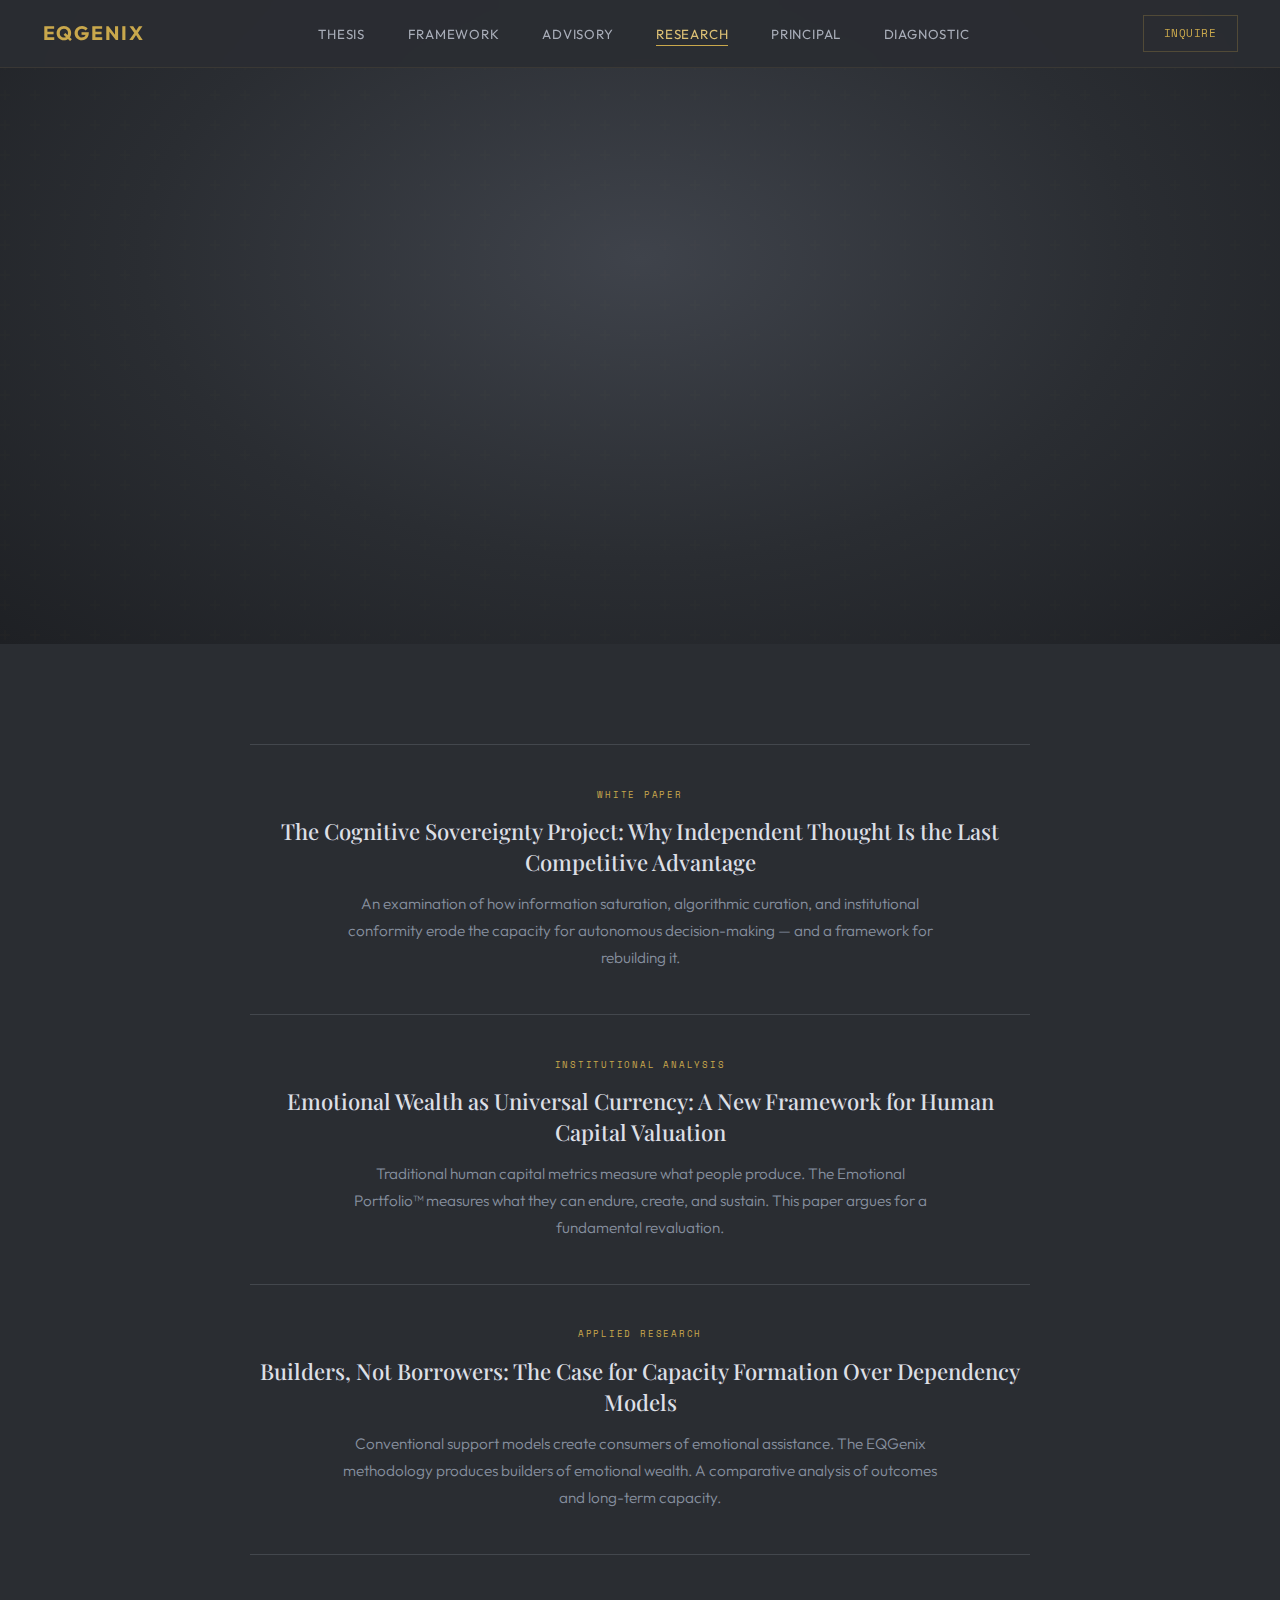
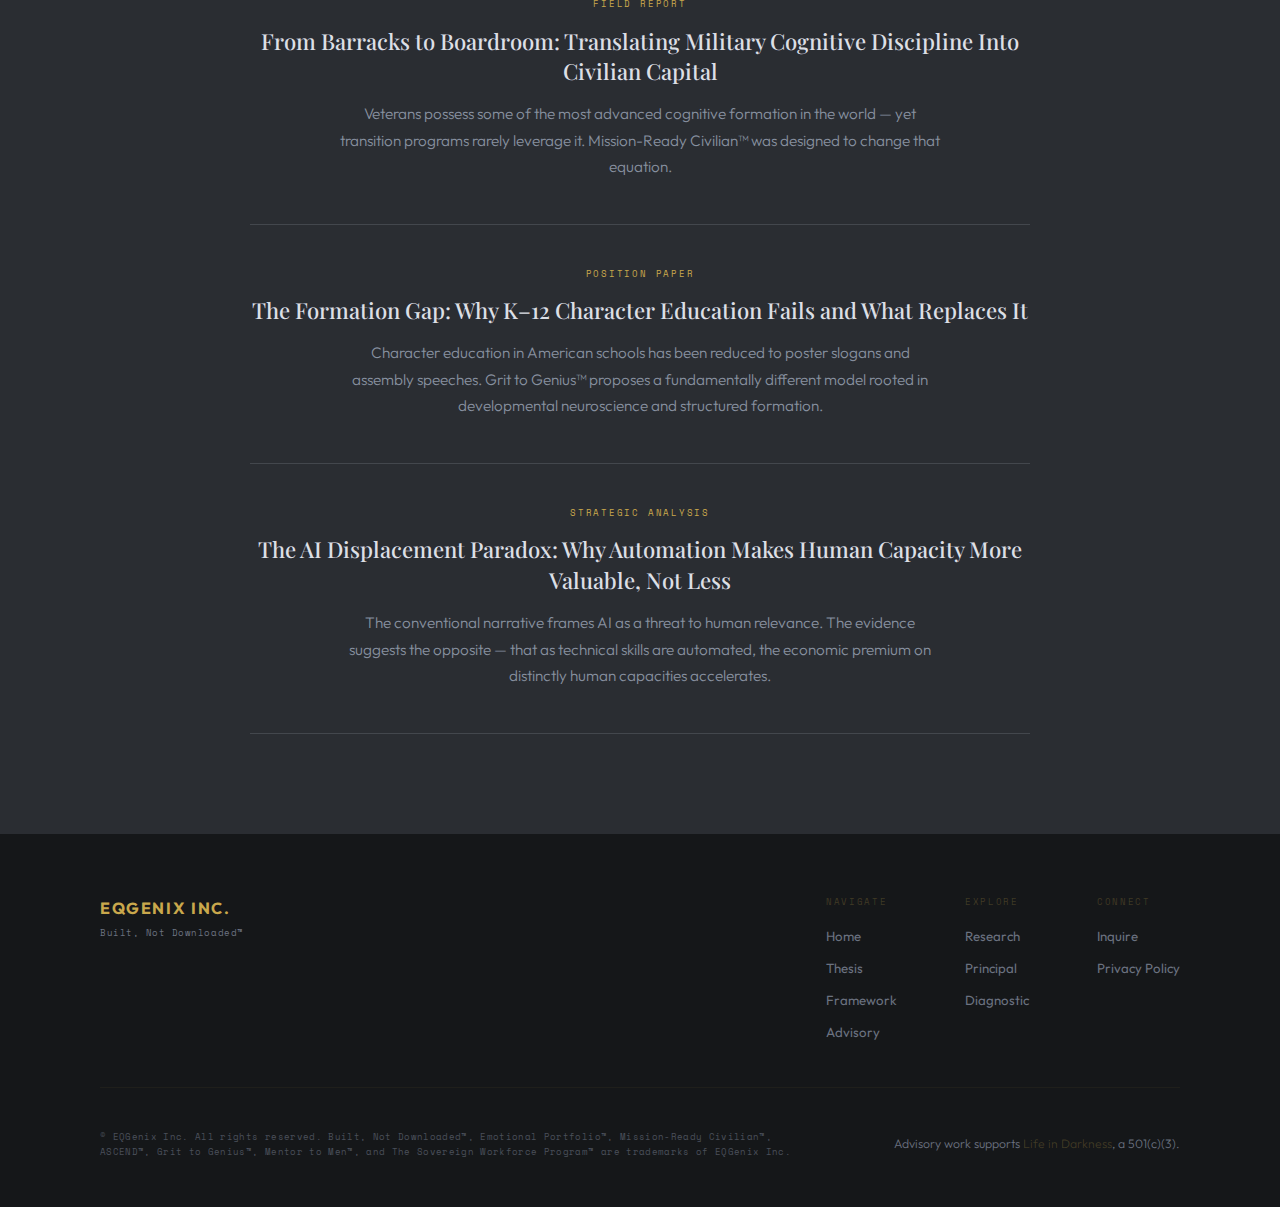
<file: research.html>
<!DOCTYPE html>
<html lang="en">
<head>
  <meta charset="UTF-8">
  <meta name="viewport" content="width=device-width, initial-scale=1.0">
  <title>Research & Perspective — EQGenix Inc.</title>
  <meta name="description" content="Applied intelligence at the intersection of neuroscience, cognitive science, and human capital. Research and perspective from EQGenix on emotional and cognitive wealth.">
  <link rel="preconnect" href="https://fonts.googleapis.com">
  <link rel="preconnect" href="https://fonts.gstatic.com" crossorigin>
  <link href="https://fonts.googleapis.com/css2?family=Playfair+Display:ital,wght@0,400;0,500;0,600;0,700;1,400;1,500&family=Outfit:wght@200;300;400;500;600;700&family=Space+Mono:wght@400;700&display=swap" rel="stylesheet">
  <style>
/* ═══════════════════════════════════════════════════
   EQGenix — Emotional & Cognitive Wealth Advisors
   Global Stylesheet
   ═══════════════════════════════════════════════════ */

*, *::before, *::after {
  margin: 0;
  padding: 0;
  box-sizing: border-box;
}

:root {
  /* Slate spectrum */
  --slate-deep: #2a2d32;
  --slate: #353840;
  --slate-mid: #3f434b;
  --slate-light: #4a4f59;

  /* Gold spectrum */
  --gold: #c9a84c;
  --gold-light: #ddc175;
  --gold-pale: #e8d59e;
  --gold-dim: rgba(201, 168, 76, 0.25);
  --gold-glow: rgba(201, 168, 76, 0.08);

  /* Silver spectrum */
  --silver: #a8adb8;
  --silver-light: #c5c9d1;
  --silver-bright: #dcdfe5;
  --silver-dim: rgba(168, 173, 184, 0.2);

  /* Stone */
  --stone: #6b7280;
  --stone-light: #8891a0;

  /* Neutrals */
  --white: #f4f3f0;
  --off-white: #eae8e3;
  --cream: #e0ddd6;
  --dark: #1e2024;
  --black: #151719;
  --charcoal: #1a1a1a;

  /* Rules */
  --rule: #b09060;
  --rule-muted: rgba(176, 144, 96, 0.4);

  /* Typography */
  --serif: 'Playfair Display', Georgia, serif;
  --sans: 'Outfit', -apple-system, sans-serif;
  --mono: 'Space Mono', monospace;
}

html {
  font-size: 17px;
  scroll-behavior: smooth;
}

body {
  font-family: var(--sans);
  background: var(--slate-deep);
  color: var(--silver-light);
  line-height: 1.65;
  font-weight: 300;
  -webkit-font-smoothing: antialiased;
  -moz-osx-font-smoothing: grayscale;
  overflow-x: hidden;
}

::selection {
  background: var(--gold);
  color: var(--black);
}


/* ═══════════════════════════════════════════
   NAVIGATION
   ═══════════════════════════════════════════ */

nav {
  position: fixed;
  top: 0;
  left: 0;
  width: 100%;
  z-index: 1000;
  height: 68px;
  display: flex;
  align-items: center;
  justify-content: center;
  background: rgba(42, 45, 50, 0.92);
  backdrop-filter: blur(24px);
  -webkit-backdrop-filter: blur(24px);
  border-bottom: 1px solid rgba(201, 168, 76, 0.1);
  transition: all 0.3s;
}

nav.scrolled {
  background: rgba(42, 45, 50, 0.97);
  box-shadow: 0 4px 30px rgba(0, 0, 0, 0.3);
}

.nav-inner {
  width: 100%;
  max-width: 1280px;
  padding: 0 2.5rem;
  display: flex;
  align-items: center;
  justify-content: space-between;
}

.nav-brand {
  font-family: var(--sans);
  font-size: 1.15rem;
  font-weight: 700;
  letter-spacing: 0.1em;
  color: var(--gold);
  text-transform: uppercase;
  text-decoration: none;
  transition: color 0.3s;
}

.nav-brand:hover {
  color: var(--gold-light);
}

.nav-links {
  display: flex;
  align-items: center;
  gap: 2.5rem;
  list-style: none;
}

.nav-links a {
  font-family: var(--sans);
  font-size: 0.78rem;
  font-weight: 400;
  letter-spacing: 0.06em;
  color: var(--silver);
  text-decoration: none;
  text-transform: uppercase;
  transition: color 0.3s;
  position: relative;
}

.nav-links a::after {
  content: '';
  position: absolute;
  bottom: -4px;
  left: 0;
  width: 0;
  height: 1px;
  background: var(--gold);
  transition: width 0.4s ease;
}

.nav-links a:hover {
  color: var(--gold-light);
}

.nav-links a:hover::after {
  width: 100%;
}

.nav-links a.active {
  color: var(--gold-light);
}

.nav-links a.active::after {
  width: 100%;
}

.nav-inquiry {
  font-family: var(--mono);
  font-size: 0.65rem;
  letter-spacing: 0.05em;
  color: var(--gold);
  text-decoration: none;
  text-transform: uppercase;
  padding: 8px 20px;
  border: 1px solid var(--gold-dim);
  transition: all 0.3s;
}

.nav-inquiry:hover {
  border-color: var(--gold);
  background: var(--gold-glow);
}

.nav-inquiry.active {
  border-color: var(--gold);
  color: var(--gold-light);
}

.mobile-toggle {
  display: none;
  background: none;
  border: none;
  cursor: pointer;
  width: 24px;
  height: 16px;
  position: relative;
}

.mobile-toggle span {
  display: block;
  width: 100%;
  height: 1px;
  background: var(--gold);
  position: absolute;
  left: 0;
  transition: all 0.3s;
}

.mobile-toggle span:nth-child(1) { top: 0; }
.mobile-toggle span:nth-child(2) { top: 50%; }
.mobile-toggle span:nth-child(3) { bottom: 0; }


/* ═══════════════════════════════════════════
   PAGE HERO
   ═══════════════════════════════════════════ */

.page-hero {
  min-height: 45vh;
  display: flex;
  flex-direction: column;
  justify-content: center;
  align-items: center;
  text-align: center;
  padding: 140px 2rem 80px;
  position: relative;
  background: radial-gradient(ellipse at 50% 40%, var(--slate-mid) 0%, var(--slate-deep) 55%, var(--dark) 100%);
}

.page-hero::before {
  content: '';
  position: absolute;
  top: 0;
  left: 0;
  width: 100%;
  height: 100%;
  background: url("data:image/svg+xml,%3Csvg width='60' height='60' viewBox='0 0 60 60' xmlns='http://www.w3.org/2000/svg'%3E%3Cg fill='none' fill-rule='evenodd'%3E%3Cg fill='%23c9a84c' fill-opacity='0.03'%3E%3Cpath d='M36 34v-4h-2v4h-4v2h4v4h2v-4h4v-2h-4zm0-30V0h-2v4h-4v2h4v4h2V6h4V4h-4zM6 34v-4H4v4H0v2h4v4h2v-4h4v-2H6zM6 4V0H4v4H0v2h4v4h2V6h4V4H6z'/%3E%3C/g%3E%3C/g%3E%3C/svg%3E");
  opacity: 0.5;
  pointer-events: none;
}

.page-hero-brand {
  font-family: var(--sans);
  font-size: 0.85rem;
  font-weight: 700;
  letter-spacing: 0.12em;
  text-transform: uppercase;
  color: var(--gold);
  margin-bottom: 1.5rem;
  opacity: 0;
  animation: fadeUp 0.6s 0.02s forwards;
}

.page-hero-rule {
  width: 50px;
  height: 1px;
  background: linear-gradient(90deg, transparent, var(--gold), transparent);
  margin: 0 auto 2rem;
  opacity: 0;
  animation: fadeUp 0.6s 0.05s forwards;
}

.page-hero-label {
  font-family: var(--mono);
  font-size: 0.62rem;
  letter-spacing: 0.25em;
  text-transform: uppercase;
  color: var(--gold);
  margin-bottom: 2rem;
  opacity: 0;
  animation: fadeUp 0.7s 0.1s forwards;
}

.page-hero h1 {
  font-family: var(--serif);
  font-size: clamp(2.2rem, 4.5vw, 3.8rem);
  font-weight: 400;
  line-height: 1.15;
  color: var(--white);
  max-width: 780px;
  margin-bottom: 1.5rem;
  opacity: 0;
  animation: fadeUp 0.8s 0.2s forwards;
}

.page-hero h1 em {
  font-style: italic;
  color: var(--gold-light);
}

.page-hero-sub {
  font-size: 1.05rem;
  font-weight: 300;
  color: var(--silver);
  max-width: 560px;
  line-height: 1.8;
  opacity: 0;
  animation: fadeUp 0.8s 0.35s forwards;
}


/* ═══════════════════════════════════════════
   HOME HERO
   ═══════════════════════════════════════════ */

.home-hero {
  min-height: 100vh;
}

.home-hero .hero-mark {
  font-family: var(--mono);
  font-size: 0.62rem;
  letter-spacing: 0.2em;
  text-transform: uppercase;
  color: rgba(201, 168, 76, 0.7);
  margin-top: 3rem;
  padding: 0;
  border: none;
  opacity: 0;
  animation: fadeUp 0.7s 0.5s forwards;
}

.home-hero .hero-scroll {
  position: absolute;
  bottom: 40px;
  left: 50%;
  transform: translateX(-50%);
  display: flex;
  flex-direction: column;
  align-items: center;
  gap: 8px;
  opacity: 0;
  animation: fadeUp 0.6s 0.8s forwards;
}

.home-hero .hero-scroll .tick {
  width: 1px;
  height: 28px;
  background: linear-gradient(to bottom, var(--gold-dim), transparent);
  animation: scrollPulse 2.5s ease-in-out infinite;
}

.home-hero .hero-scroll span {
  font-family: var(--mono);
  font-size: 0.52rem;
  letter-spacing: 0.15em;
  text-transform: uppercase;
  color: var(--stone);
}


/* ═══════════════════════════════════════════
   SHARED ELEMENTS
   ═══════════════════════════════════════════ */

.section-label {
  font-family: var(--mono);
  font-size: 0.6rem;
  letter-spacing: 0.25em;
  text-transform: uppercase;
  color: var(--gold);
  margin-bottom: 1.5rem;
}

.section-rule {
  width: 40px;
  height: 1px;
  background: var(--gold-dim);
  margin: 0 auto 2rem;
}

.content-section {
  padding: 100px 2rem;
}

.content-section.bg-dark { background: var(--dark); }
.content-section.bg-slate { background: var(--slate); }
.content-section.bg-slate-deep { background: var(--slate-deep); }


/* ═══════════════════════════════════════════
   HOME PREVIEW GRID
   ═══════════════════════════════════════════ */

.home-previews {
  max-width: 1100px;
  margin: 0 auto;
  display: grid;
  grid-template-columns: repeat(3, 1fr);
  gap: 1px;
  background: rgba(201, 168, 76, 0.3);
}

.home-preview {
  padding: 3rem 2.5rem 2.5rem;
  background: var(--dark);
  text-decoration: none;
  display: flex;
  flex-direction: column;
  position: relative;
  overflow: hidden;
  transition: all 0.5s ease;
}

.home-preview::before {
  content: '';
  position: absolute;
  top: 0;
  left: 0;
  width: 100%;
  height: 3px;
  background: linear-gradient(90deg, var(--gold), rgba(201, 168, 76, 0.2));
  transform: scaleX(0);
  transform-origin: left;
  transition: transform 0.5s ease;
}

.home-preview:hover::before {
  transform: scaleX(1);
}

.home-preview::after {
  content: '';
  position: absolute;
  top: 0;
  left: 0;
  width: 100%;
  height: 100%;
  background: linear-gradient(180deg, rgba(201, 168, 76, 0.04) 0%, transparent 40%);
  opacity: 0;
  transition: opacity 0.5s ease;
  pointer-events: none;
}

.home-preview:hover::after {
  opacity: 1;
}

.home-preview:hover {
  background: var(--charcoal);
}

.home-preview .section-label {
  margin-bottom: 0.6rem;
  font-size: 0.5rem;
  transition: color 0.3s;
}

.home-preview:hover .section-label {
  color: var(--gold-light);
}

.home-preview h3 {
  font-family: var(--serif);
  font-size: 1.45rem;
  font-weight: 500;
  color: var(--silver-bright);
  line-height: 1.3;
  margin-bottom: 1.2rem;
  transition: color 0.4s;
}

.home-preview:hover h3 {
  color: var(--white);
}

.home-preview p {
  font-size: 0.88rem;
  color: var(--stone);
  line-height: 1.75;
  flex-grow: 1;
}

.home-preview .arrow {
  font-family: var(--mono);
  font-size: 0.58rem;
  color: var(--gold-dim);
  letter-spacing: 0.1em;
  text-transform: uppercase;
  margin-top: 2rem;
  display: inline-flex;
  align-items: center;
  gap: 8px;
  transition: all 0.4s;
}

.home-preview:hover .arrow {
  color: var(--gold);
  transform: translateX(4px);
}


/* ═══════════════════════════════════════════
   EVIDENCE STRIP
   ═══════════════════════════════════════════ */

.evidence {
  padding: 56px 2rem;
  background: var(--black);
  border-top: 1px solid rgba(201, 168, 76, 0.1);
  border-bottom: 1px solid rgba(201, 168, 76, 0.1);
}

.evidence-inner {
  max-width: 960px;
  margin: 0 auto;
  display: grid;
  grid-template-columns: repeat(4, 1fr);
  text-align: center;
}

.evidence-item {
  padding: 1.5rem 2rem;
}

.evidence-stat {
  font-family: var(--serif);
  font-size: 2.6rem;
  font-weight: 400;
  color: var(--gold);
  line-height: 1;
  margin-bottom: 0.6rem;
}

.evidence-label {
  font-family: var(--mono);
  font-size: 0.55rem;
  letter-spacing: 0.08em;
  text-transform: uppercase;
  color: var(--stone);
  line-height: 1.6;
}


/* ═══════════════════════════════════════════
   THESIS
   ═══════════════════════════════════════════ */

.thesis-inner {
  max-width: 780px;
  margin: 0 auto;
  text-align: center;
}

.thesis-heading {
  font-family: var(--serif);
  font-size: clamp(1.7rem, 3vw, 2.4rem);
  font-weight: 400;
  line-height: 1.3;
  color: var(--white);
  margin-bottom: 3rem;
}

.thesis-rule {
  width: 36px;
  height: 1px;
  background: var(--gold-dim);
  margin: 0 auto 3rem;
}

.thesis-text {
  font-size: 1.02rem;
  line-height: 2;
  color: var(--silver);
  font-weight: 300;
  text-align: left;
  max-width: 640px;
  margin: 0 auto;
}

.thesis-text p + p {
  margin-top: 1.4rem;
}

.thesis-text strong {
  color: var(--gold-light);
  font-weight: 500;
}

.thesis-pullquote {
  font-family: var(--serif);
  font-size: 1.3rem;
  font-weight: 400;
  font-style: italic;
  color: var(--gold-pale);
  line-height: 1.6;
  max-width: 580px;
  margin: 3.5rem auto 0;
  text-align: center;
  position: relative;
  padding: 2rem 0;
}

.thesis-pullquote::before,
.thesis-pullquote::after {
  content: '';
  position: absolute;
  left: 50%;
  transform: translateX(-50%);
  width: 24px;
  height: 1px;
  background: var(--gold-dim);
}

.thesis-pullquote::before { top: 0; }
.thesis-pullquote::after { bottom: 0; }


/* ═══════════════════════════════════════════
   FRAMEWORK — PILLARS
   ═══════════════════════════════════════════ */

.framework-header {
  max-width: 680px;
  margin: 0 auto 5rem;
  text-align: center;
}

.framework-header h2 {
  font-family: var(--serif);
  font-size: clamp(1.8rem, 2.8vw, 2.5rem);
  font-weight: 400;
  line-height: 1.3;
  color: var(--white);
  margin-bottom: 1.5rem;
}

.framework-header p {
  font-size: 1rem;
  color: var(--silver);
  line-height: 1.8;
  max-width: 520px;
  margin: 0 auto;
}

.pillars {
  max-width: 1080px;
  margin: 0 auto;
  display: flex;
  flex-direction: column;
  border-top: 1px solid var(--silver-dim);
}

.pillar {
  display: grid;
  grid-template-columns: 80px 240px 1fr;
  padding: 2.2rem 0;
  border-bottom: 1px solid var(--silver-dim);
  align-items: baseline;
  transition: all 0.4s;
}

.pillar:hover {
  background: var(--gold-glow);
  margin: 0 -2rem;
  padding-left: 2rem;
  padding-right: 2rem;
}

.pillar-num {
  font-family: var(--mono);
  font-size: 0.6rem;
  color: var(--gold-dim);
  letter-spacing: 0.08em;
}

.pillar:hover .pillar-num { color: var(--gold); }

.pillar-name {
  font-family: var(--serif);
  font-size: 1.25rem;
  font-weight: 500;
  color: var(--silver-bright);
  line-height: 1.35;
  transition: color 0.3s;
}

.pillar:hover .pillar-name { color: var(--gold-light); }

.pillar-desc {
  font-size: 0.92rem;
  color: var(--stone-light);
  line-height: 1.75;
  font-weight: 300;
  padding-left: 2rem;
}

.pillar-deep {
  max-width: 780px;
  margin: 4rem auto 0;
}

.pillar-deep-item {
  padding: 3rem 0;
  border-bottom: 1px solid var(--silver-dim);
}

.pillar-deep-item:first-child {
  border-top: 1px solid var(--silver-dim);
}

.pillar-deep-item h3 {
  font-family: var(--serif);
  font-size: 1.4rem;
  font-weight: 500;
  color: var(--gold-light);
  margin-bottom: 0.5rem;
}

.pillar-deep-item .pillar-num {
  display: block;
  margin-bottom: 0.8rem;
}

.pillar-deep-item p {
  font-size: 0.98rem;
  color: var(--silver);
  line-height: 1.9;
  font-weight: 300;
  margin-top: 1rem;
}


/* ═══════════════════════════════════════════
   PROGRAMS / ADVISORY
   ═══════════════════════════════════════════ */

.programs-header {
  max-width: 680px;
  margin: 0 auto 5rem;
  text-align: center;
}

.programs-header h2 {
  font-family: var(--serif);
  font-size: clamp(1.8rem, 2.8vw, 2.5rem);
  font-weight: 400;
  line-height: 1.3;
  color: var(--white);
  margin-bottom: 1.5rem;
}

.programs-header p {
  font-size: 1rem;
  color: var(--silver);
  line-height: 1.8;
  max-width: 540px;
  margin: 0 auto;
}

.program-list {
  max-width: 920px;
  margin: 0 auto;
  display: grid;
  grid-template-columns: 1fr 1fr;
  gap: 1.5rem;
}

.program-item {
  display: flex;
  flex-direction: column;
  padding: 2.5rem;
  border: 1px solid rgba(201, 168, 76, 0.12);
  background: rgba(53, 56, 64, 0.5);
  transition: all 0.4s;
}

.program-item:hover {
  border-color: rgba(201, 168, 76, 0.3);
  background: rgba(201, 168, 76, 0.04);
}

.program-type {
  font-family: var(--mono);
  font-size: 0.56rem;
  letter-spacing: 0.2em;
  text-transform: uppercase;
  color: var(--gold);
  margin-bottom: 0.8rem;
}

.program-name {
  font-family: var(--serif);
  font-size: 1.5rem;
  font-weight: 500;
  color: var(--white);
  line-height: 1.3;
  margin-bottom: 0.3rem;
}

.program-tm {
  font-family: var(--mono);
  font-size: 0.52rem;
  color: var(--stone);
  letter-spacing: 0.06em;
}

.program-meta {
  display: flex;
  gap: 2.5rem;
  margin-top: 1.2rem;
}

.program-meta dt {
  font-family: var(--mono);
  font-size: 0.52rem;
  letter-spacing: 0.1em;
  text-transform: uppercase;
  color: var(--stone);
  margin-bottom: 2px;
}

.program-meta dd {
  font-size: 0.88rem;
  color: var(--silver-bright);
  font-weight: 500;
}

.program-body {
  font-size: 0.95rem;
  color: var(--silver);
  line-height: 1.85;
  font-weight: 300;
  margin-top: 1.5rem;
  padding-top: 1.5rem;
  border-top: 1px solid var(--silver-dim);
}


/* ═══════════════════════════════════════════
   ARTICLES / RESEARCH
   ═══════════════════════════════════════════ */

.articles {
  max-width: 780px;
  margin: 0 auto;
}

.article {
  padding: 2.5rem 0;
  border-bottom: 1px solid var(--silver-dim);
  text-align: center;
  transition: all 0.3s;
}

.article:first-child {
  border-top: 1px solid var(--silver-dim);
}

.article:hover {
  background: var(--gold-glow);
  margin: 0 -2rem;
  padding-left: 2rem;
  padding-right: 2rem;
}

.article-category {
  font-family: var(--mono);
  font-size: 0.52rem;
  letter-spacing: 0.2em;
  text-transform: uppercase;
  color: var(--gold);
  margin-bottom: 0.8rem;
  display: block;
}

.article-title {
  font-family: var(--serif);
  font-size: 1.3rem;
  font-weight: 500;
  color: var(--silver-bright);
  line-height: 1.4;
  margin-bottom: 0.8rem;
  transition: color 0.3s;
}

.article:hover .article-title {
  color: var(--gold-light);
}

.article-excerpt {
  font-size: 0.9rem;
  color: var(--stone-light);
  line-height: 1.75;
  max-width: 600px;
  margin: 0 auto;
}


/* ═══════════════════════════════════════════
   ABOUT / PRINCIPAL
   ═══════════════════════════════════════════ */

.about-header {
  max-width: 680px;
  margin: 0 auto 3rem;
  text-align: center;
}

.about-header h2 {
  font-family: var(--serif);
  font-size: clamp(1.8rem, 2.8vw, 2.5rem);
  font-weight: 400;
  color: var(--white);
  margin-bottom: 0.4rem;
}

.about-header .role {
  font-size: 0.9rem;
  color: var(--gold);
  font-weight: 400;
}

.credentials {
  max-width: 640px;
  margin: 0 auto 3.5rem;
  display: grid;
  grid-template-columns: 1fr 1fr;
  border-top: 1px solid var(--silver-dim);
}

.credential {
  padding: 1.2rem 1rem;
  border-bottom: 1px solid var(--silver-dim);
}

.credential dt {
  font-family: var(--mono);
  font-size: 0.52rem;
  letter-spacing: 0.12em;
  text-transform: uppercase;
  color: var(--gold-dim);
  margin-bottom: 4px;
}

.credential dd {
  font-size: 0.88rem;
  color: var(--silver-light);
  font-weight: 300;
  line-height: 1.5;
}

.about-text {
  max-width: 680px;
  margin: 0 auto;
  text-align: left;
}

.about-text p {
  font-size: 1rem;
  color: var(--silver);
  line-height: 1.95;
  font-weight: 300;
}

.about-text p + p {
  margin-top: 1.4rem;
}


/* ═══════════════════════════════════════════
   CONTACT PAGE
   ═══════════════════════════════════════════ */

.contact-grid {
  max-width: 1080px;
  margin: 0 auto;
  display: grid;
  grid-template-columns: 1fr 1px 1fr;
  gap: 0;
  min-height: 30vh;
}

.contact-grid-line {
  background: rgba(201, 168, 76, 0.2);
}

.contact-block {
  padding: 4rem 3.5rem;
  display: flex;
  flex-direction: column;
  justify-content: center;
}

.contact-block-label {
  font-family: var(--mono);
  font-size: 0.55rem;
  letter-spacing: 0.25em;
  text-transform: uppercase;
  color: var(--gold);
  margin-bottom: 1.5rem;
}

.contact-block-value {
  font-family: var(--serif);
  font-size: clamp(1.4rem, 2.5vw, 2rem);
  font-weight: 400;
  color: var(--silver-bright);
  line-height: 1.3;
  margin-bottom: 0.6rem;
}

.contact-block-value a {
  color: var(--silver-bright);
  text-decoration: none;
  transition: color 0.3s;
}

.contact-block-value a:hover {
  color: var(--gold-light);
}

.contact-block-note {
  font-size: 0.88rem;
  color: var(--stone-light);
  line-height: 1.7;
  margin-top: 0.5rem;
}

.contact-form-section {
  max-width: 640px;
  margin: 0 auto;
}

.contact-form-header {
  text-align: center;
  margin-bottom: 3rem;
}

.contact-form-header h2 {
  font-family: var(--serif);
  font-size: clamp(1.4rem, 2.2vw, 1.8rem);
  font-weight: 400;
  color: var(--white);
  margin-bottom: 1rem;
}

.contact-form-header p {
  font-size: 0.95rem;
  color: var(--stone-light);
  line-height: 1.75;
}

.contact-form {
  display: grid;
  grid-template-columns: 1fr 1fr;
  gap: 1.5rem 2rem;
}

.contact-form .full-width {
  grid-column: 1 / -1;
}

.contact-form label {
  display: block;
  font-family: var(--mono);
  font-size: 0.55rem;
  letter-spacing: 0.14em;
  text-transform: uppercase;
  color: var(--gold);
  margin-bottom: 6px;
}

.contact-form input,
.contact-form textarea,
.contact-form select {
  width: 100%;
  padding: 12px 0;
  font-family: var(--sans);
  font-size: 0.95rem;
  font-weight: 300;
  color: var(--silver-bright);
  background: transparent;
  border: none;
  border-bottom: 1px solid var(--silver-bright);
  outline: none;
  transition: border-color 0.3s;
  border-radius: 0;
  -webkit-appearance: none;
}

.contact-form input:focus,
.contact-form textarea:focus,
.contact-form select:focus {
  border-bottom-color: var(--gold-light);
}

.contact-form textarea {
  resize: vertical;
  min-height: 100px;
}

.contact-form select option {
  background: var(--slate);
  color: var(--silver-bright);
}

.contact-form-submit {
  font-family: var(--mono);
  font-size: 0.65rem;
  letter-spacing: 0.12em;
  text-transform: uppercase;
  color: var(--gold);
  background: transparent;
  border: 1px solid var(--gold-dim);
  padding: 14px 40px;
  cursor: pointer;
  transition: all 0.4s;
  margin-top: 1rem;
}

.contact-form-submit:hover {
  border-color: var(--gold);
  background: rgba(201, 168, 76, 0.08);
  color: var(--gold-light);
}

.contact-cta-strip {
  max-width: 640px;
  margin: 3rem auto 0;
  text-align: center;
  padding-top: 3rem;
  border-top: 1px solid var(--silver-dim);
}

.contact-cta-strip p {
  font-size: 0.85rem;
  color: var(--stone);
  line-height: 1.7;
}

.contact-cta-strip a {
  color: var(--gold);
  text-decoration: none;
  border-bottom: 1px solid var(--gold-dim);
  transition: border-color 0.3s;
}

.contact-cta-strip a:hover {
  border-color: var(--gold);
}


/* ═══════════════════════════════════════════
   FOOTER
   ═══════════════════════════════════════════ */

footer {
  padding: 60px 2rem 48px;
  background: var(--black);
  color: var(--stone);
}

.footer-inner {
  max-width: 1080px;
  margin: 0 auto;
}

.footer-top {
  display: flex;
  justify-content: space-between;
  align-items: flex-start;
  margin-bottom: 2.5rem;
  padding-bottom: 2.5rem;
  border-bottom: 1px solid rgba(201, 168, 76, 0.06);
}

.footer-brand {
  font-family: var(--sans);
  font-size: 0.95rem;
  font-weight: 700;
  letter-spacing: 0.1em;
  text-transform: uppercase;
  color: var(--gold);
  text-decoration: none;
}

.footer-tagline {
  font-family: var(--mono);
  font-size: 0.52rem;
  color: var(--stone);
  letter-spacing: 0.06em;
  margin-top: 4px;
}

.footer-columns {
  display: flex;
  gap: 4rem;
}

.footer-col {
  display: flex;
  flex-direction: column;
  gap: 0.6rem;
}

.footer-col-title {
  font-family: var(--mono);
  font-size: 0.55rem;
  letter-spacing: 0.18em;
  text-transform: uppercase;
  color: var(--gold-dim);
  margin-bottom: 0.4rem;
}

.footer-col a {
  font-size: 0.78rem;
  font-weight: 400;
  color: var(--stone);
  text-decoration: none;
  transition: color 0.3s;
}

.footer-col a:hover {
  color: var(--gold);
}

.footer-bottom {
  display: flex;
  justify-content: space-between;
  align-items: center;
  flex-wrap: wrap;
  gap: 1rem;
}

.footer-legal {
  font-family: var(--mono);
  font-size: 0.5rem;
  color: var(--slate-light);
  letter-spacing: 0.04em;
  max-width: 700px;
  line-height: 1.7;
}

.footer-nonprofit {
  font-size: 0.72rem;
  color: var(--stone);
}

.footer-nonprofit a {
  color: var(--gold-dim);
  text-decoration: none;
  transition: color 0.3s;
}

.footer-nonprofit a:hover {
  color: var(--gold);
}


/* ═══════════════════════════════════════════
   ANIMATIONS
   ═══════════════════════════════════════════ */

@keyframes fadeUp {
  from { opacity: 0; transform: translateY(20px); }
  to { opacity: 1; transform: translateY(0); }
}

@keyframes scrollPulse {
  0%, 100% { opacity: 0.3; }
  50% { opacity: 0.8; }
}

.reveal {
  opacity: 0;
  transform: translateY(24px);
  transition: opacity 0.7s ease, transform 0.7s ease;
}

.reveal.visible {
  opacity: 1;
  transform: translateY(0);
}


/* ═══════════════════════════════════════════
   RESPONSIVE
   ═══════════════════════════════════════════ */

@media (max-width: 900px) {
  html { font-size: 16px; }
  .pillar { grid-template-columns: 60px 1fr; }
  .pillar-desc { grid-column: 2; padding-left: 0; margin-top: 0.3rem; }
  .pillar:hover { margin: 0; padding-left: 0; padding-right: 0; }
  .program-list { grid-template-columns: 1fr; }
  .evidence-inner { grid-template-columns: repeat(2, 1fr); }
  .contact-inner { grid-template-columns: 1fr; gap: 3rem; }
  .credentials { grid-template-columns: 1fr; }
  .home-previews { grid-template-columns: 1fr; }
  .contact-grid { grid-template-columns: 1fr; }
  .contact-grid-line { height: 1px; width: 80%; margin: 0 auto; }
  .contact-block { padding: 2.5rem 2rem; }
  .contact-form { grid-template-columns: 1fr; }
}

@media (max-width: 680px) {
  .nav-links, .nav-inquiry { display: none; }
  .mobile-toggle { display: block; }

  .nav-links.open {
    display: flex;
    flex-direction: column;
    position: absolute;
    top: 68px;
    left: 0;
    width: 100%;
    background: var(--slate-deep);
    padding: 1.5rem 2.5rem 2rem;
    gap: 1.2rem;
    border-bottom: 1px solid rgba(201, 168, 76, 0.1);
  }

  .page-hero h1 { font-size: 2rem; }
  .pillar { grid-template-columns: 1fr; }
  .pillar-num { margin-bottom: 0.3rem; }
  .pillar-desc { grid-column: 1; padding-left: 0; }
  .article:hover, .pillar:hover { margin: 0; padding-left: 0; padding-right: 0; }
  .evidence-inner { grid-template-columns: 1fr 1fr; }
  .footer-top { flex-direction: column; gap: 2rem; }
  .footer-columns { flex-direction: column; gap: 1.5rem; }
  .footer-bottom { flex-direction: column; align-items: flex-start; }
}

</style>
</head>
<body>

  <nav id="mainNav">
    <div class="nav-inner">
      <a href="index.html" class="nav-brand">EQGenix</a>
      <ul class="nav-links" id="navLinks">
        <li><a href="thesis.html">Thesis</a></li>
        <li><a href="framework.html">Framework</a></li>
        <li><a href="advisory.html">Advisory</a></li>
        <li><a href="research.html" class="active">Research</a></li>
        <li><a href="principal.html">Principal</a></li>
        <li><a href="assessment.html">Diagnostic</a></li>
      </ul>
      <a href="contact.html" class="nav-inquiry">Inquire</a>
      <button class="mobile-toggle" id="mobileToggle" aria-label="Menu">
        <span></span><span></span><span></span>
      </button>
    </div>
  </nav>


  <section class="page-hero">
    <p class="page-hero-brand">EQGenix</p>
    <div class="page-hero-rule"></div>
    <p class="page-hero-label">Research &amp; Perspective</p>
    <h1>Applied intelligence at the intersection of <em>neuroscience</em> and human capital.</h1>
    <p class="page-hero-sub">Long-form analysis on cognitive sovereignty, institutional formation, and the future of human capacity in an AI-driven economy.</p>
  </section>

  <section class="content-section bg-slate-deep">
    <div class="articles">
      <div class="article"><span class="article-category">White Paper</span><h3 class="article-title">The Cognitive Sovereignty Project: Why Independent Thought Is the Last Competitive Advantage</h3><p class="article-excerpt">An examination of how information saturation, algorithmic curation, and institutional conformity erode the capacity for autonomous decision-making &mdash; and a framework for rebuilding it.</p></div>
      <div class="article"><span class="article-category">Institutional Analysis</span><h3 class="article-title">Emotional Wealth as Universal Currency: A New Framework for Human Capital Valuation</h3><p class="article-excerpt">Traditional human capital metrics measure what people produce. The Emotional Portfolio&trade; measures what they can endure, create, and sustain. This paper argues for a fundamental revaluation.</p></div>
      <div class="article"><span class="article-category">Applied Research</span><h3 class="article-title">Builders, Not Borrowers: The Case for Capacity Formation Over Dependency Models</h3><p class="article-excerpt">Conventional support models create consumers of emotional assistance. The EQGenix methodology produces builders of emotional wealth. A comparative analysis of outcomes and long-term capacity.</p></div>
      <div class="article"><span class="article-category">Field Report</span><h3 class="article-title">From Barracks to Boardroom: Translating Military Cognitive Discipline Into Civilian Capital</h3><p class="article-excerpt">Veterans possess some of the most advanced cognitive formation in the world &mdash; yet transition programs rarely leverage it. Mission-Ready Civilian&trade; was designed to change that equation.</p></div>
      <div class="article"><span class="article-category">Position Paper</span><h3 class="article-title">The Formation Gap: Why K&ndash;12 Character Education Fails and What Replaces It</h3><p class="article-excerpt">Character education in American schools has been reduced to poster slogans and assembly speeches. Grit to Genius&trade; proposes a fundamentally different model rooted in developmental neuroscience and structured formation.</p></div>
      <div class="article"><span class="article-category">Strategic Analysis</span><h3 class="article-title">The AI Displacement Paradox: Why Automation Makes Human Capacity More Valuable, Not Less</h3><p class="article-excerpt">The conventional narrative frames AI as a threat to human relevance. The evidence suggests the opposite &mdash; that as technical skills are automated, the economic premium on distinctly human capacities accelerates.</p></div>
    </div>
  </section>

  <footer>
    <div class="footer-inner">
      <div class="footer-top">
        <div>
          <a href="index.html" class="footer-brand">EQGenix Inc.</a>
          <p class="footer-tagline">Built, Not Downloaded&trade;</p>
        </div>
        <div class="footer-columns">
          <div class="footer-col"><p class="footer-col-title">Navigate</p><a href="index.html">Home</a><a href="thesis.html">Thesis</a><a href="framework.html">Framework</a><a href="advisory.html">Advisory</a></div>
          <div class="footer-col"><p class="footer-col-title">Explore</p><a href="research.html">Research</a><a href="principal.html">Principal</a><a href="assessment.html">Diagnostic</a></div>
          <div class="footer-col"><p class="footer-col-title">Connect</p><a href="contact.html">Inquire</a><a href="privacy.html">Privacy Policy</a>
          </div>
        </div>
      </div>
      <div class="footer-bottom">
        <span class="footer-legal">&copy; EQGenix Inc. All rights reserved. Built, Not Downloaded&trade;, Emotional Portfolio&trade;, Mission-Ready Civilian&trade;, ASCEND&trade;, Grit to Genius&trade;, Mentor to Men&trade;, and The Sovereign Workforce Program&trade; are trademarks of EQGenix Inc.</span>
        <span class="footer-nonprofit">Advisory work supports <a href="https://www.lifeindarkness.org">Life in Darkness</a>, a 501(c)(3).</span>
      </div>
    </div>
  </footer>

  <script>
/**
 * EQGenix — Main JavaScript
 * Scroll effects, mobile navigation, reveal animations
 */

document.addEventListener('DOMContentLoaded', () => {

  // Nav scroll effect
  const nav = document.getElementById('mainNav');
  if (nav) {
    window.addEventListener('scroll', () => {
      nav.classList.toggle('scrolled', window.scrollY > 40);
    });
  }

  // Mobile menu
  const toggle = document.getElementById('mobileToggle');
  const links = document.getElementById('navLinks');
  if (toggle && links) {
    toggle.addEventListener('click', () => links.classList.toggle('open'));
    links.querySelectorAll('a').forEach(link => {
      link.addEventListener('click', () => links.classList.remove('open'));
    });
  }

  // Scroll reveal
  const reveals = document.querySelectorAll('.reveal');
  if (reveals.length) {
    const observer = new IntersectionObserver(
      (entries) => {
        entries.forEach(entry => {
          if (entry.isIntersecting) {
            entry.target.classList.add('visible');
          }
        });
      },
      { threshold: 0.1, rootMargin: '0px 0px -60px 0px' }
    );
    reveals.forEach(el => observer.observe(el));
  }

});

</script>
</body>
</html>
</file>
